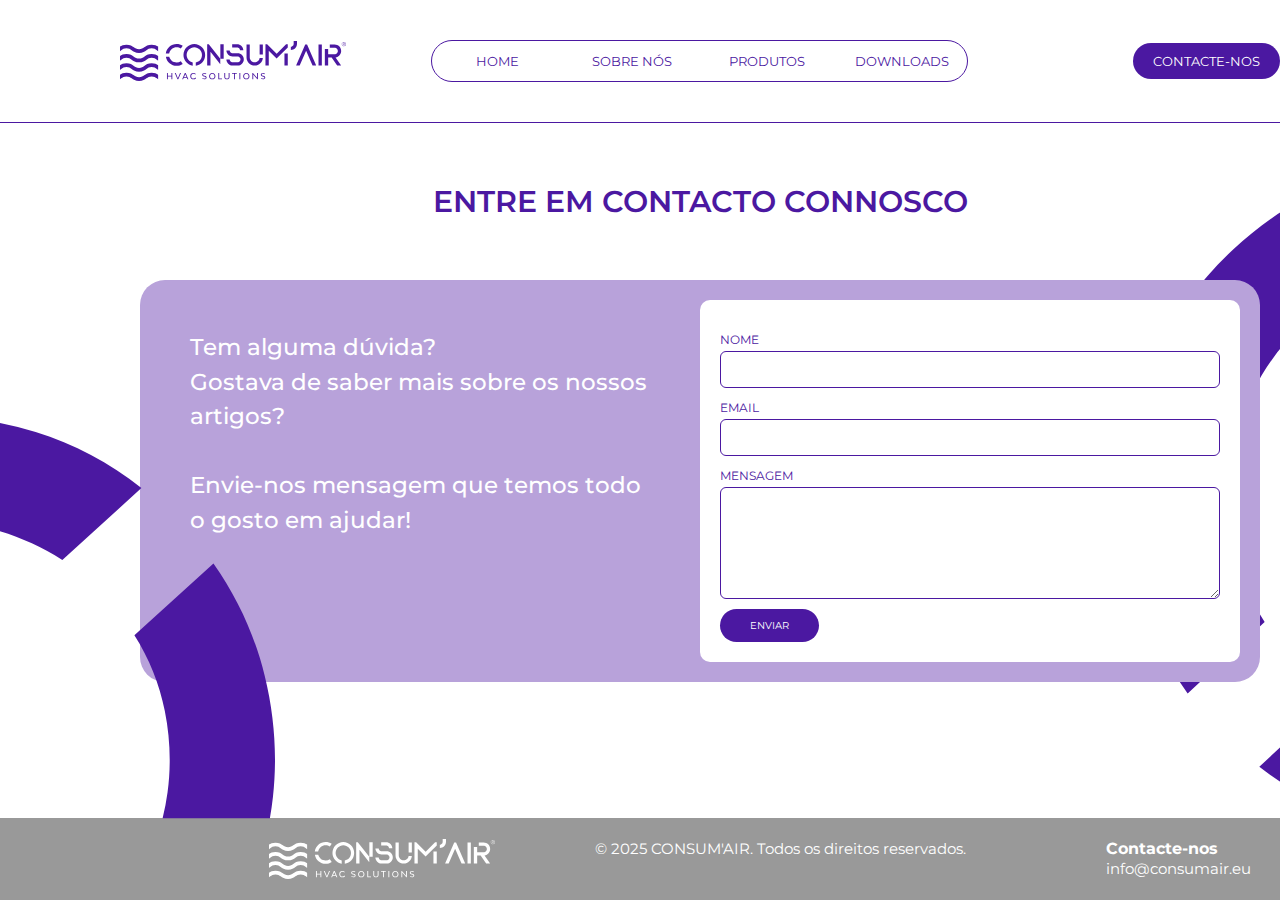
<file: contact.html>
<!DOCTYPE html>
<html lang="en">

<head>
  <meta charset="UTF-8">
  <meta name="viewport" content="width=device-width, initial-scale=1.0">
  <title>CONSUM'AIR</title>
  <link rel="icon" type="image/png" href="./resources/images/LOGO.png">
  <link rel="stylesheet" href="./resources/css/contact.css">
  <link rel="preconnect" href="https://fonts.googleapis.com">
  <link rel="preconnect" href="https://fonts.gstatic.com" crossorigin>
  <link href="https://fonts.googleapis.com/css2?family=Montserrat:ital,wght@0,100..900;1,100..900&display=swap"
    rel="stylesheet">

</head>

  <body class="container">
    <header class="container">
      <svg id="logo" viewBox="0 0 1866 330.189">
        <path
          d="M424.59,264.838h7.32v51.07h-7.32v-22.911h-29.534v22.911h-7.385v-51.07h7.385v22.016h29.534v-22.016ZM477.918,306.867l-17.737-42.028h-7.869l22.085,51.07h6.9l22.085-51.07h-7.865l-17.599,42.028ZM542.221,264.838l22.085,51.07h-7.796l-4.971-11.871h-25.399l-5.036,11.871h-7.869l22.154-51.07h6.831ZM548.987,297.963l-10.145-24.083-10.149,24.083h20.294ZM606.525,310.526c-11.252,0-18.84-8.146-18.84-20.289,0-12.009,7.519-20.017,18.909-20.017,6.554,0,11.594,2.898,14.839,6.904l4.62-4.694c-4.828-5.317-11.317-8.284-19.666-8.284-15.803,0-26.363,10.422-26.363,26.091,0,15.803,10.629,26.363,26.432,26.363,9.111,0,16.426-3.729,21.185-10.076l-5.036-4.555c-3.452,5.174-8.765,8.557-16.08,8.557ZM699.108,286.854l-3.31-.896c-5.248-1.518-9.734-3.314-9.734-8.215,0-4.486,4.14-7.523,10.491-7.523,5.317,0,9.526,1.657,13.182,4.901l3.314-5.109c-4.348-3.863-9.799-5.866-16.495-5.866-10.902,0-18.152,5.866-18.152,14.7,0,8.215,6.212,11.598,13.943,13.735l3.175.896c7.108,2.072,12.078,4.283,12.078,9.318,0,4.763-4.486,7.731-11.802,7.731-5.04,0-9.941-1.449-14.012-5.109l-2.898,5.04c4.209,4.14,10.56,6.143,17.322,6.143,11.391,0,19.048-5.797,19.048-14.492,0-9.18-8.557-13.048-16.149-15.254ZM787.845,290.375c0,15.734-10.491,26.225-26.086,26.225s-26.156-10.491-26.156-26.225,10.491-26.229,26.156-26.229,26.086,10.491,26.086,26.229ZM780.252,290.375c0-12.078-7.454-20.155-18.494-20.155-11.109,0-18.494,8.077-18.494,20.155s7.385,20.151,18.494,20.151c11.04,0,18.494-8.077,18.494-20.151ZM818.88,264.838h-7.385v51.07h30.711v-6.074h-23.326v-44.996ZM896.919,296.86c0,8.146-5.732,13.666-14.22,13.666-8.626,0-14.354-5.52-14.354-13.666v-32.022h-7.315v32.299c0,11.732,8.695,19.463,21.669,19.463s21.605-7.731,21.605-19.463v-32.299h-7.385v32.022ZM924.982,270.912h16.011v44.996h7.385v-44.996h16.015v-6.074h-39.411v6.074ZM985.703,315.908h7.385v-51.07h-7.385v51.07ZM1068.99,290.375c0,15.734-10.491,26.225-26.086,26.225s-26.156-10.491-26.156-26.225,10.491-26.229,26.156-26.229,26.086,10.491,26.086,26.229ZM1061.397,290.375c0-12.078-7.454-20.155-18.494-20.155-11.109,0-18.494,8.077-18.494,20.155s7.385,20.151,18.494,20.151c11.04,0,18.494-8.077,18.494-20.151ZM1131.221,303.349l-33.956-38.511h-4.62v51.07h7.385l-.138-38.511,33.886,38.511h4.62v-51.07h-7.385l.208,38.511ZM1183.164,286.854l-3.309-.896c-5.248-1.518-9.734-3.314-9.734-8.215,0-4.486,4.14-7.523,10.491-7.523,5.317,0,9.526,1.657,13.182,4.901l3.314-5.109c-4.348-3.863-9.799-5.866-16.496-5.866-10.902,0-18.152,5.866-18.152,14.7,0,8.215,6.212,11.598,13.943,13.735l3.175.896c7.108,2.072,12.079,4.283,12.079,9.318,0,4.763-4.486,7.731-11.802,7.731-5.04,0-9.941-1.449-14.012-5.109l-2.898,5.04c4.209,4.14,10.56,6.143,17.322,6.143,11.391,0,19.048-5.797,19.048-14.492,0-9.18-8.557-13.048-16.149-15.254ZM413.504,82.948c3.75-6.243,8.352-11.676,13.822-16.283,5.47-4.607,11.638-8.235,18.514-10.898,6.871-2.653,14.132-3.979,21.79-3.979,6.403,0,12.533.9,18.392,2.695,5.854,1.795,11.282,4.49,16.283,8.081l15.463-23.197c-14.994-9.993-31.708-14.994-50.138-14.994-11.563,0-22.461,2.03-32.688,6.093-10.232,4.064-19.33,9.604-27.298,16.635-7.963,7.031-14.568,15.346-19.798,24.954-5.236,9.604-8.549,19.953-9.955,31.043h28.113c1.251-7.181,3.75-13.897,7.499-20.15ZM493.87,201.425c8.437-2.554,16.405-6.314,23.9-11.268l-15.463-22.859c-10.157,7.031-21.715,10.546-34.675,10.546-7.345,0-14.296-1.172-20.853-3.515-6.562-2.344-12.501-5.625-17.811-9.838-5.311-4.218-9.88-9.215-13.705-14.999-3.829-5.775-6.679-12.102-8.554-18.978h-28.113c1.716,10.626,5.268,20.501,10.659,29.641,5.39,9.135,12.027,17.042,19.916,23.717,7.888,6.67,16.831,11.905,26.829,15.697,9.993,3.792,20.539,5.69,31.633,5.69,9.056,0,17.806-1.28,26.239-3.834ZM696.902,147.734c3.984-10.073,5.971-20.811,5.971-32.215,0-12.341-2.339-23.979-7.026-34.914-4.687-10.93-11.094-20.459-19.213-28.582-8.128-8.123-17.614-14.53-28.47-19.213-10.86-4.687-22.456-7.031-34.797-7.031s-23.937,2.344-34.793,7.031c-10.86,4.682-20.347,11.09-28.47,19.213s-14.525,17.652-19.213,28.582c-4.687,10.935-7.026,22.573-7.026,34.914,0,11.244,1.95,21.908,5.854,31.98,3.904,10.077,9.257,19.02,16.053,26.829,6.792,7.813,14.877,14.333,24.247,19.564,9.374,5.236,19.452,8.634,30.227,10.195v-26.712c-7.185-1.561-13.822-4.218-19.916-7.968s-11.362-8.352-15.814-13.822c-4.453-5.465-7.968-11.633-10.546-18.509-2.578-6.871-3.867-14.061-3.867-21.556,0-8.746,1.641-16.949,4.922-24.603,3.281-7.654,7.809-14.371,13.593-20.15,5.775-5.779,12.491-10.312,20.15-13.593,7.649-3.276,15.852-4.917,24.598-4.917s16.949,1.641,24.603,4.917c7.654,3.281,14.371,7.813,20.15,13.593,5.779,5.779,10.312,12.496,13.593,20.15,3.281,7.654,4.922,15.857,4.922,24.603,0,7.654-1.331,14.919-3.984,21.79-2.658,6.876-6.253,13.082-10.78,18.627-4.532,5.545-9.918,10.19-16.166,13.94-6.248,3.75-12.969,6.328-20.15,7.734v26.712c10.93-1.406,21.125-4.725,30.579-9.96,9.449-5.231,17.61-11.793,24.481-19.681,6.876-7.884,12.304-16.869,16.288-26.946ZM746.923,89.744l80.834,101.922v-44.284l-94.891-119.728h-13.358v175.027h27.415v-112.936ZM828.461,145.742h27.415V27.654h-27.415v118.088ZM1021.992,151.952c0-7.045-1.327-13.658-3.984-19.841-2.658-6.187-6.29-11.587-10.893-16.203-4.612-4.622-9.998-8.263-16.166-10.921-6.173-2.662-12.772-3.998-19.803-3.998l-41.706-.23c-3.126,0-6.089-.577-8.901-1.739-2.812-1.158-5.315-2.784-7.499-4.87-2.189-2.09-3.904-4.523-5.156-7.307-1.251-2.779-1.955-5.723-2.109-8.816h-27.41c.15,6.876,1.598,13.358,4.331,19.452,2.733,6.089,6.365,11.404,10.898,15.932,4.528,4.532,9.876,8.123,16.049,10.776,6.168,2.658,12.688,3.984,19.564,3.984l41.706.234c3.281,0,6.328.623,9.14,1.87,2.812,1.242,5.31,2.911,7.499,5.011,2.184,2.095,3.9,4.584,5.151,7.462,1.251,2.878,1.875,5.943,1.875,9.206s-.623,6.337-1.87,9.21c-1.242,2.878-2.958,5.404-5.137,7.579-2.184,2.175-4.678,3.886-7.481,5.128-2.803,1.247-5.845,1.865-9.112,1.865h-41.598c-3.272,0-6.309-.619-9.112-1.856-2.803-1.237-5.296-2.934-7.481-5.104-2.18-2.161-3.9-4.673-5.142-7.537-1.247-2.864-1.87-5.915-1.87-9.168h-27.41c0,7.031,1.326,13.63,3.989,19.798,2.658,6.173,6.299,11.601,10.912,16.283,4.617,4.687,10.016,8.362,16.194,11.015,6.182,2.658,12.791,3.984,19.831,3.984h41.772c7.045,0,13.654-1.331,19.836-3.993,6.178-2.658,11.573-6.337,16.189-11.038,4.617-4.696,8.254-10.134,10.916-16.321,2.657-6.182,3.989-12.796,3.989-19.845ZM975.951,55.519c2.892,1.237,5.428,2.901,7.617,4.987,2.184,2.086,3.904,4.561,5.156,7.42,1.247,2.864,1.875,5.92,1.875,9.163h27.41c0-7.026-1.341-13.625-4.017-19.798-2.681-6.168-6.384-11.554-11.109-16.166-4.725-4.603-10.18-8.235-16.367-10.893s-12.791-3.984-19.817-3.984h-40.769v27.415h40.769c3.281,0,6.36.619,9.252,1.856ZM1179.208,28.357h-26.707v82.709h26.707V28.357ZM1179.208,139.887h-26.942c-.628,5.151-2.076,9.918-4.336,14.291-2.269,4.373-5.198,8.165-8.788,11.362-3.595,3.206-7.734,5.742-12.416,7.617-4.687,1.875-9.609,2.812-14.764,2.812-5.62,0-10.893-1.055-15.814-3.164-4.922-2.109-9.252-4.996-13.002-8.667-3.75-3.67-6.679-7.968-8.788-12.89-2.109-4.922-3.164-10.19-3.164-15.814V28.123h-26.712v107.312c0,9.22,1.758,17.924,5.273,26.126,3.515,8.198,8.32,15.346,14.413,21.439,6.089,6.089,13.236,10.893,21.439,14.408,8.198,3.515,16.986,5.273,26.356,5.273,8.906,0,17.3-1.641,25.188-4.922,7.889-3.281,14.84-7.734,20.853-13.354,6.014-5.625,10.898-12.262,14.647-19.916,3.745-7.654,5.934-15.857,6.557-24.603ZM1529.027,28.357l-75.444,174.792h29.52l28.118-65.137,25.306-58.345,36.55,85.756,16.405,37.727h29.988l-75.21-174.792h-15.233ZM1638.683,203.149h27.415V28.123h-27.415v175.027ZM1812.397,118.177c4.143-4.776,7.392-10.18,9.74-16.203,2.348-6.028,3.52-12.407,3.52-19.142,0-7.513-1.42-14.591-4.251-21.247-2.84-6.651-6.735-12.444-11.704-17.375-4.964-4.931-10.687-8.845-17.183-11.741s-13.49-4.345-20.984-4.345h-39.831v27.176l39.831.234c3.59,0,7.026.741,10.307,2.222,3.281,1.476,6.131,3.422,8.554,5.831,2.419,2.409,4.336,5.287,5.742,8.629,1.406,3.347,2.109,6.885,2.109,10.616s-.703,7.195-2.109,10.382c-1.401,3.192-3.309,5.99-5.718,8.399-2.418,2.409-5.217,4.317-8.413,5.714-3.192,1.401-6.656,2.1-10.396,2.1h-53.265v-44.284h-27.415v138.008h27.415v-66.543l28.587.234,45.69,65.84h32.801l-46.004-66.543c6.571-.937,12.674-2.972,18.308-6.103,5.634-3.131,10.523-7.087,14.671-11.858ZM1461.073,22.852V0h-27.415v22.852c0,3.281-.619,6.36-1.856,9.252-1.237,2.892-2.901,5.428-4.987,7.617-2.086,2.184-4.561,3.904-7.42,5.156-2.864,1.247-5.92,1.875-9.163,1.875v27.41c7.026,0,13.625-1.341,19.798-4.017,6.168-2.681,11.554-6.384,16.166-11.109,4.603-4.725,8.235-10.18,10.893-16.367,2.657-6.187,3.984-12.791,3.984-19.817ZM1293.471,104.822l-.626.618-63.963-63.572-14.3-14.213h-13.822v175.027h27.415v-122.779l64.668,64.2.002-.002.002.002,64.668-64.2,2.544-2.488,24.871-22.751v-27.008h-13.822l-77.637,77.168ZM1357.516,202.681h27.415v-100.289h-27.415v100.289ZM200.3,206.265c-12.27,8.917-21.958,15.965-42.971,15.965s-30.708-7.048-42.979-15.972c-14.089-10.248-30.061-21.864-61.082-21.864-25.508,0-40.787,7.863-53.268,16.358v37.565c3.629-2.36,7.022-4.8,10.289-7.177,12.27-8.924,21.966-15.972,42.979-15.972s30.716,7.048,42.986,15.972c14.089,10.255,30.054,21.871,61.075,21.871s46.979-11.616,61.082-21.871c12.27-8.924,21.958-15.972,42.971-15.972s30.701,7.048,43,15.994c3.258,2.368,6.643,4.802,10.265,7.156v-37.572c-12.477-8.489-27.76-16.352-53.265-16.352-31.014,0-46.979,11.608-61.082,21.871ZM200.3,283.443c-12.27,8.917-21.958,15.965-42.971,15.965s-30.708-7.048-42.979-15.972c-14.089-10.248-30.061-21.864-61.082-21.864-25.508,0-40.787,7.863-53.268,16.358v37.573c3.63-2.36,7.023-4.801,10.289-7.177,12.27-8.924,21.966-15.972,42.979-15.972s30.716,7.048,42.986,15.972c14.081,10.248,30.046,21.864,61.075,21.864s46.994-11.616,61.082-21.864c12.27-8.924,21.958-15.972,42.971-15.972s30.701,7.048,42.986,15.98c3.262,2.373,6.652,4.811,10.279,7.169v-37.578c-12.477-8.489-27.76-16.352-53.265-16.352-31.014,0-46.979,11.608-61.082,21.871ZM200.3,129.079c-12.27,8.917-21.958,15.965-42.971,15.965s-30.708-7.048-42.979-15.972c-14.089-10.248-30.061-21.864-61.082-21.864-25.508,0-40.787,7.863-53.268,16.358v37.573c3.63-2.36,7.023-4.801,10.289-7.177,12.27-8.924,21.966-15.972,42.979-15.972s30.716,7.048,42.986,15.972c14.081,10.248,30.046,21.864,61.075,21.864s46.994-11.616,61.082-21.864c12.27-8.924,21.958-15.972,42.971-15.972s30.701,7.048,42.986,15.98c3.262,2.373,6.652,4.811,10.279,7.169v-37.578c-12.477-8.489-27.76-16.352-53.265-16.352-31.014,0-46.979,11.608-61.082,21.871ZM200.263,51.923c-12.256,8.91-21.944,15.943-42.935,15.943s-30.679-7.041-42.979-15.972c-14.089-10.256-30.054-21.871-61.082-21.871-25.501,0-40.778,7.861-53.268,16.36v37.571c3.63-2.36,7.023-4.801,10.289-7.177,12.27-8.924,21.966-15.972,42.979-15.972s30.716,7.048,42.986,15.972c14.081,10.248,30.046,21.864,61.075,21.864s46.994-11.616,61.082-21.864c12.27-8.924,21.958-15.972,42.971-15.972s30.701,7.048,42.986,15.98c3.262,2.373,6.652,4.811,10.279,7.169v-37.574c-12.475-8.493-27.754-16.356-53.265-16.356-31.021,0-46.986,11.616-61.118,21.9ZM1850.564,26.653l4.939,8.4h-2.538l-4.86-8.173h-3.231v8.173h-2.226V15.387h6.272c3.3,0,6.108,2.459,6.108,5.804,0,2.945-1.882,4.748-4.463,5.462ZM1848.703,24.909c2.311,0,4.103-1.587,4.103-3.717,0-2.144-1.793-3.766-4.103-3.766h-3.829v7.483h3.829ZM1866,25.247c0,9.807-7.932,17.752-17.726,17.752s-17.774-7.945-17.774-17.752,7.933-17.75,17.774-17.75,17.726,7.956,17.726,17.75ZM1863.663,25.247c0-8.477-6.933-15.629-15.388-15.629-8.524,0-15.484,7.152-15.484,15.629.021,8.49,6.959,15.666,15.484,15.666,8.456,0,15.388-7.175,15.388-15.666Z"
          style="fill: currentColor;" />
      </svg>

      <ul class="nav-menu">
        <li><a href="./index.html">Home</a></li>
        <li><a href="./index.html#sobre_nos">Sobre nós</a></li>
        <li><a href="./produtos.html">Produtos</a></li>
        <li><a href="./downloads.html">Downloads</a></li>
      </ul>

      <a id="contact_btt" class="button" href="./contact.html">Contacte-nos</a>
    </header>



    <main class="container">

      <svg id="deco_dir" viewBox="0 0 463.47 556.6">
        <path d="M463.47,342.7c-9.89,28.95-26.81,54.56-50.78,76.82-16.65,15.47-34.88,27.45-54.68,35.95-19.81,8.51-40.18,13.57-61.1,15.2-20.92,1.62-41.81-.08-62.66-5.14-20.84-5.03-40.63-13.37-59.36-25.01l-63.73,59.2c26.27,20.48,55.12,35.38,86.59,44.75,31.46,9.36,63.16,13.31,95.1,11.83,31.93-1.49,63.23-8.46,93.88-20.91,27.85-11.31,53.43-27.15,76.74-47.48v-145.21Z" fill="#4b18a1"/>
        <path d="M90.14,318.37c-4.65-22.05-5.65-44.06-2.95-66.02,2.7-21.96,9.04-43.18,19.02-63.69,9.99-20.48,23.66-38.78,41.02-54.91,14.52-13.48,30.31-24.35,47.37-32.62,17.05-8.26,35.03-13.58,53.93-15.97L234.74,0c-55.04,8.92-103.46,32.78-145.24,71.59-26.21,24.35-46.65,51.9-61.27,82.65-14.64,30.76-23.6,62.48-26.85,95.2-3.25,32.71-.71,65.47,7.67,98.27,8.36,32.8,22.64,63.24,42.8,91.34l63.73-59.2c-12.29-18.91-20.77-39.4-25.43-61.47Z" fill="#4b18a1"/>
      </svg>

      <h2>Entre em contacto connosco</h2>

      
      <div class="main_grid">
        <div class="contact_text">
          <p>Tem alguma dúvida?<br>Gostava de saber mais sobre os nossos artigos?<BR><BR>Envie-nos mensagem que temos todo o gosto em ajudar!</p>
        </div>

        <div class="contact_form">
          <form action="https://formspree.io/f/mjkegbqd" method="POST">
            <label>
              NOME
              <input type="text" name="name">
            </label>
            <label>
              EMAIL
              <input type="email" name="email" required>
            </label>
            <label>
              MENSAGEM
              <textarea name="message" rows="6" required></textarea>
            </label>
            <button type="submit">Enviar</button>
          </form>
        </div>
      </div>

      <svg id="deco_esq" viewBox="0 0 454.67 326.64">
        <path d="M365.22,239.62c4.4,22.04,5.16,43.99,2.23,65.87-.95,7.13-2.3,14.18-4.03,21.15h87.1c1-5.74,1.83-11.52,2.48-17.33,3.59-32.58,1.41-65.27-6.59-98.07-7.98-32.8-21.89-63.3-41.7-91.54l-64.19,58.35c12.05,18.99,20.28,39.51,24.7,61.57Z" fill="#4b18a1"/>
        <path d="M0,194.79c10.38-22.04,25.27-41.87,44.67-59.51,16.77-15.24,35.07-27,54.91-35.25,19.85-8.27,40.22-13.1,61.09-14.5,20.88-1.39,41.69.53,62.42,5.8,20.73,5.24,40.37,13.77,58.92,25.58l64.19-58.35c-25.97-20.7-54.58-35.88-85.86-45.56C229.08,3.32,197.51-.95,165.65.18c-31.86,1.14-63.14,7.75-93.84,19.84C45.98,30.19,22.04,44.26,0,62.18v132.61Z" fill="#4b18a1"/>
      </svg>


    </main>

    <footer>
      <div id="footer_content">
        <svg id="logo_footer" viewBox="0 0 1866 330.189">
          <path d="M424.59,264.838h7.32v51.07h-7.32v-22.911h-29.534v22.911h-7.385v-51.07h7.385v22.016h29.534v-22.016ZM477.918,306.867l-17.737-42.028h-7.869l22.085,51.07h6.9l22.085-51.07h-7.865l-17.599,42.028ZM542.221,264.838l22.085,51.07h-7.796l-4.971-11.871h-25.399l-5.036,11.871h-7.869l22.154-51.07h6.831ZM548.987,297.963l-10.145-24.083-10.149,24.083h20.294ZM606.525,310.526c-11.252,0-18.84-8.146-18.84-20.289,0-12.009,7.519-20.017,18.909-20.017,6.554,0,11.594,2.898,14.839,6.904l4.62-4.694c-4.828-5.317-11.317-8.284-19.666-8.284-15.803,0-26.363,10.422-26.363,26.091,0,15.803,10.629,26.363,26.432,26.363,9.111,0,16.426-3.729,21.185-10.076l-5.036-4.555c-3.452,5.174-8.765,8.557-16.08,8.557ZM699.108,286.854l-3.31-.896c-5.248-1.518-9.734-3.314-9.734-8.215,0-4.486,4.14-7.523,10.491-7.523,5.317,0,9.526,1.657,13.182,4.901l3.314-5.109c-4.348-3.863-9.799-5.866-16.495-5.866-10.902,0-18.152,5.866-18.152,14.7,0,8.215,6.212,11.598,13.943,13.735l3.175.896c7.108,2.072,12.078,4.283,12.078,9.318,0,4.763-4.486,7.731-11.802,7.731-5.04,0-9.941-1.449-14.012-5.109l-2.898,5.04c4.209,4.14,10.56,6.143,17.322,6.143,11.391,0,19.048-5.797,19.048-14.492,0-9.18-8.557-13.048-16.149-15.254ZM787.845,290.375c0,15.734-10.491,26.225-26.086,26.225s-26.156-10.491-26.156-26.225,10.491-26.229,26.156-26.229,26.086,10.491,26.086,26.229ZM780.252,290.375c0-12.078-7.454-20.155-18.494-20.155-11.109,0-18.494,8.077-18.494,20.155s7.385,20.151,18.494,20.151c11.04,0,18.494-8.077,18.494-20.151ZM818.88,264.838h-7.385v51.07h30.711v-6.074h-23.326v-44.996ZM896.919,296.86c0,8.146-5.732,13.666-14.22,13.666-8.626,0-14.354-5.52-14.354-13.666v-32.022h-7.315v32.299c0,11.732,8.695,19.463,21.669,19.463s21.605-7.731,21.605-19.463v-32.299h-7.385v32.022ZM924.982,270.912h16.011v44.996h7.385v-44.996h16.015v-6.074h-39.411v6.074ZM985.703,315.908h7.385v-51.07h-7.385v51.07ZM1068.99,290.375c0,15.734-10.491,26.225-26.086,26.225s-26.156-10.491-26.156-26.225,10.491-26.229,26.156-26.229,26.086,10.491,26.086,26.229ZM1061.397,290.375c0-12.078-7.454-20.155-18.494-20.155-11.109,0-18.494,8.077-18.494,20.155s7.385,20.151,18.494,20.151c11.04,0,18.494-8.077,18.494-20.151ZM1131.221,303.349l-33.956-38.511h-4.62v51.07h7.385l-.138-38.511,33.886,38.511h4.62v-51.07h-7.385l.208,38.511ZM1183.164,286.854l-3.309-.896c-5.248-1.518-9.734-3.314-9.734-8.215,0-4.486,4.14-7.523,10.491-7.523,5.317,0,9.526,1.657,13.182,4.901l3.314-5.109c-4.348-3.863-9.799-5.866-16.496-5.866-10.902,0-18.152,5.866-18.152,14.7,0,8.215,6.212,11.598,13.943,13.735l3.175.896c7.108,2.072,12.079,4.283,12.079,9.318,0,4.763-4.486,7.731-11.802,7.731-5.04,0-9.941-1.449-14.012-5.109l-2.898,5.04c4.209,4.14,10.56,6.143,17.322,6.143,11.391,0,19.048-5.797,19.048-14.492,0-9.18-8.557-13.048-16.149-15.254ZM413.504,82.948c3.75-6.243,8.352-11.676,13.822-16.283,5.47-4.607,11.638-8.235,18.514-10.898,6.871-2.653,14.132-3.979,21.79-3.979,6.403,0,12.533.9,18.392,2.695,5.854,1.795,11.282,4.49,16.283,8.081l15.463-23.197c-14.994-9.993-31.708-14.994-50.138-14.994-11.563,0-22.461,2.03-32.688,6.093-10.232,4.064-19.33,9.604-27.298,16.635-7.963,7.031-14.568,15.346-19.798,24.954-5.236,9.604-8.549,19.953-9.955,31.043h28.113c1.251-7.181,3.75-13.897,7.499-20.15ZM493.87,201.425c8.437-2.554,16.405-6.314,23.9-11.268l-15.463-22.859c-10.157,7.031-21.715,10.546-34.675,10.546-7.345,0-14.296-1.172-20.853-3.515-6.562-2.344-12.501-5.625-17.811-9.838-5.311-4.218-9.88-9.215-13.705-14.999-3.829-5.775-6.679-12.102-8.554-18.978h-28.113c1.716,10.626,5.268,20.501,10.659,29.641,5.39,9.135,12.027,17.042,19.916,23.717,7.888,6.67,16.831,11.905,26.829,15.697,9.993,3.792,20.539,5.69,31.633,5.69,9.056,0,17.806-1.28,26.239-3.834ZM696.902,147.734c3.984-10.073,5.971-20.811,5.971-32.215,0-12.341-2.339-23.979-7.026-34.914-4.687-10.93-11.094-20.459-19.213-28.582-8.128-8.123-17.614-14.53-28.47-19.213-10.86-4.687-22.456-7.031-34.797-7.031s-23.937,2.344-34.793,7.031c-10.86,4.682-20.347,11.09-28.47,19.213s-14.525,17.652-19.213,28.582c-4.687,10.935-7.026,22.573-7.026,34.914,0,11.244,1.95,21.908,5.854,31.98,3.904,10.077,9.257,19.02,16.053,26.829,6.792,7.813,14.877,14.333,24.247,19.564,9.374,5.236,19.452,8.634,30.227,10.195v-26.712c-7.185-1.561-13.822-4.218-19.916-7.968s-11.362-8.352-15.814-13.822c-4.453-5.465-7.968-11.633-10.546-18.509-2.578-6.871-3.867-14.061-3.867-21.556,0-8.746,1.641-16.949,4.922-24.603,3.281-7.654,7.809-14.371,13.593-20.15,5.775-5.779,12.491-10.312,20.15-13.593,7.649-3.276,15.852-4.917,24.598-4.917s16.949,1.641,24.603,4.917c7.654,3.281,14.371,7.813,20.15,13.593,5.779,5.779,10.312,12.496,13.593,20.15,3.281,7.654,4.922,15.857,4.922,24.603,0,7.654-1.331,14.919-3.984,21.79-2.658,6.876-6.253,13.082-10.78,18.627-4.532,5.545-9.918,10.19-16.166,13.94-6.248,3.75-12.969,6.328-20.15,7.734v26.712c10.93-1.406,21.125-4.725,30.579-9.96,9.449-5.231,17.61-11.793,24.481-19.681,6.876-7.884,12.304-16.869,16.288-26.946ZM746.923,89.744l80.834,101.922v-44.284l-94.891-119.728h-13.358v175.027h27.415v-112.936ZM828.461,145.742h27.415V27.654h-27.415v118.088ZM1021.992,151.952c0-7.045-1.327-13.658-3.984-19.841-2.658-6.187-6.29-11.587-10.893-16.203-4.612-4.622-9.998-8.263-16.166-10.921-6.173-2.662-12.772-3.998-19.803-3.998l-41.706-.23c-3.126,0-6.089-.577-8.901-1.739-2.812-1.158-5.315-2.784-7.499-4.87-2.189-2.09-3.904-4.523-5.156-7.307-1.251-2.779-1.955-5.723-2.109-8.816h-27.41c.15,6.876,1.598,13.358,4.331,19.452,2.733,6.089,6.365,11.404,10.898,15.932,4.528,4.532,9.876,8.123,16.049,10.776,6.168,2.658,12.688,3.984,19.564,3.984l41.706.234c3.281,0,6.328.623,9.14,1.87,2.812,1.242,5.31,2.911,7.499,5.011,2.184,2.095,3.9,4.584,5.151,7.462,1.251,2.878,1.875,5.943,1.875,9.206s-.623,6.337-1.87,9.21c-1.242,2.878-2.958,5.404-5.137,7.579-2.184,2.175-4.678,3.886-7.481,5.128-2.803,1.247-5.845,1.865-9.112,1.865h-41.598c-3.272,0-6.309-.619-9.112-1.856-2.803-1.237-5.296-2.934-7.481-5.104-2.18-2.161-3.9-4.673-5.142-7.537-1.247-2.864-1.87-5.915-1.87-9.168h-27.41c0,7.031,1.326,13.63,3.989,19.798,2.658,6.173,6.299,11.601,10.912,16.283,4.617,4.687,10.016,8.362,16.194,11.015,6.182,2.658,12.791,3.984,19.831,3.984h41.772c7.045,0,13.654-1.331,19.836-3.993,6.178-2.658,11.573-6.337,16.189-11.038,4.617-4.696,8.254-10.134,10.916-16.321,2.657-6.182,3.989-12.796,3.989-19.845ZM975.951,55.519c2.892,1.237,5.428,2.901,7.617,4.987,2.184,2.086,3.904,4.561,5.156,7.42,1.247,2.864,1.875,5.92,1.875,9.163h27.41c0-7.026-1.341-13.625-4.017-19.798-2.681-6.168-6.384-11.554-11.109-16.166-4.725-4.603-10.18-8.235-16.367-10.893s-12.791-3.984-19.817-3.984h-40.769v27.415h40.769c3.281,0,6.36.619,9.252,1.856ZM1179.208,28.357h-26.707v82.709h26.707V28.357ZM1179.208,139.887h-26.942c-.628,5.151-2.076,9.918-4.336,14.291-2.269,4.373-5.198,8.165-8.788,11.362-3.595,3.206-7.734,5.742-12.416,7.617-4.687,1.875-9.609,2.812-14.764,2.812-5.62,0-10.893-1.055-15.814-3.164-4.922-2.109-9.252-4.996-13.002-8.667-3.75-3.67-6.679-7.968-8.788-12.89-2.109-4.922-3.164-10.19-3.164-15.814V28.123h-26.712v107.312c0,9.22,1.758,17.924,5.273,26.126,3.515,8.198,8.32,15.346,14.413,21.439,6.089,6.089,13.236,10.893,21.439,14.408,8.198,3.515,16.986,5.273,26.356,5.273,8.906,0,17.3-1.641,25.188-4.922,7.889-3.281,14.84-7.734,20.853-13.354,6.014-5.625,10.898-12.262,14.647-19.916,3.745-7.654,5.934-15.857,6.557-24.603ZM1529.027,28.357l-75.444,174.792h29.52l28.118-65.137,25.306-58.345,36.55,85.756,16.405,37.727h29.988l-75.21-174.792h-15.233ZM1638.683,203.149h27.415V28.123h-27.415v175.027ZM1812.397,118.177c4.143-4.776,7.392-10.18,9.74-16.203,2.348-6.028,3.52-12.407,3.52-19.142,0-7.513-1.42-14.591-4.251-21.247-2.84-6.651-6.735-12.444-11.704-17.375-4.964-4.931-10.687-8.845-17.183-11.741s-13.49-4.345-20.984-4.345h-39.831v27.176l39.831.234c3.59,0,7.026.741,10.307,2.222,3.281,1.476,6.131,3.422,8.554,5.831,2.419,2.409,4.336,5.287,5.742,8.629,1.406,3.347,2.109,6.885,2.109,10.616s-.703,7.195-2.109,10.382c-1.401,3.192-3.309,5.99-5.718,8.399-2.418,2.409-5.217,4.317-8.413,5.714-3.192,1.401-6.656,2.1-10.396,2.1h-53.265v-44.284h-27.415v138.008h27.415v-66.543l28.587.234,45.69,65.84h32.801l-46.004-66.543c6.571-.937,12.674-2.972,18.308-6.103,5.634-3.131,10.523-7.087,14.671-11.858ZM1461.073,22.852V0h-27.415v22.852c0,3.281-.619,6.36-1.856,9.252-1.237,2.892-2.901,5.428-4.987,7.617-2.086,2.184-4.561,3.904-7.42,5.156-2.864,1.247-5.92,1.875-9.163,1.875v27.41c7.026,0,13.625-1.341,19.798-4.017,6.168-2.681,11.554-6.384,16.166-11.109,4.603-4.725,8.235-10.18,10.893-16.367,2.657-6.187,3.984-12.791,3.984-19.817ZM1293.471,104.822l-.626.618-63.963-63.572-14.3-14.213h-13.822v175.027h27.415v-122.779l64.668,64.2.002-.002.002.002,64.668-64.2,2.544-2.488,24.871-22.751v-27.008h-13.822l-77.637,77.168ZM1357.516,202.681h27.415v-100.289h-27.415v100.289ZM200.3,206.265c-12.27,8.917-21.958,15.965-42.971,15.965s-30.708-7.048-42.979-15.972c-14.089-10.248-30.061-21.864-61.082-21.864-25.508,0-40.787,7.863-53.268,16.358v37.565c3.629-2.36,7.022-4.8,10.289-7.177,12.27-8.924,21.966-15.972,42.979-15.972s30.716,7.048,42.986,15.972c14.089,10.255,30.054,21.871,61.075,21.871s46.979-11.616,61.082-21.871c12.27-8.924,21.958-15.972,42.971-15.972s30.701,7.048,43,15.994c3.258,2.368,6.643,4.802,10.265,7.156v-37.572c-12.477-8.489-27.76-16.352-53.265-16.352-31.014,0-46.979,11.608-61.082,21.871ZM200.3,283.443c-12.27,8.917-21.958,15.965-42.971,15.965s-30.708-7.048-42.979-15.972c-14.089-10.248-30.061-21.864-61.082-21.864-25.508,0-40.787,7.863-53.268,16.358v37.573c3.63-2.36,7.023-4.801,10.289-7.177,12.27-8.924,21.966-15.972,42.979-15.972s30.716,7.048,42.986,15.972c14.081,10.248,30.046,21.864,61.075,21.864s46.994-11.616,61.082-21.864c12.27-8.924,21.958-15.972,42.971-15.972s30.701,7.048,42.986,15.98c3.262,2.373,6.652,4.811,10.279,7.169v-37.578c-12.477-8.489-27.76-16.352-53.265-16.352-31.014,0-46.979,11.608-61.082,21.871ZM200.3,129.079c-12.27,8.917-21.958,15.965-42.971,15.965s-30.708-7.048-42.979-15.972c-14.089-10.248-30.061-21.864-61.082-21.864-25.508,0-40.787,7.863-53.268,16.358v37.573c3.63-2.36,7.023-4.801,10.289-7.177,12.27-8.924,21.966-15.972,42.979-15.972s30.716,7.048,42.986,15.972c14.081,10.248,30.046,21.864,61.075,21.864s46.994-11.616,61.082-21.864c12.27-8.924,21.958-15.972,42.971-15.972s30.701,7.048,42.986,15.98c3.262,2.373,6.652,4.811,10.279,7.169v-37.578c-12.477-8.489-27.76-16.352-53.265-16.352-31.014,0-46.979,11.608-61.082,21.871ZM200.263,51.923c-12.256,8.91-21.944,15.943-42.935,15.943s-30.679-7.041-42.979-15.972c-14.089-10.256-30.054-21.871-61.082-21.871-25.501,0-40.778,7.861-53.268,16.36v37.571c3.63-2.36,7.023-4.801,10.289-7.177,12.27-8.924,21.966-15.972,42.979-15.972s30.716,7.048,42.986,15.972c14.081,10.248,30.046,21.864,61.075,21.864s46.994-11.616,61.082-21.864c12.27-8.924,21.958-15.972,42.971-15.972s30.701,7.048,42.986,15.98c3.262,2.373,6.652,4.811,10.279,7.169v-37.574c-12.475-8.493-27.754-16.356-53.265-16.356-31.021,0-46.986,11.616-61.118,21.9ZM1850.564,26.653l4.939,8.4h-2.538l-4.86-8.173h-3.231v8.173h-2.226V15.387h6.272c3.3,0,6.108,2.459,6.108,5.804,0,2.945-1.882,4.748-4.463,5.462ZM1848.703,24.909c2.311,0,4.103-1.587,4.103-3.717,0-2.144-1.793-3.766-4.103-3.766h-3.829v7.483h3.829ZM1866,25.247c0,9.807-7.932,17.752-17.726,17.752s-17.774-7.945-17.774-17.752,7.933-17.75,17.774-17.75,17.726,7.956,17.726,17.75ZM1863.663,25.247c0-8.477-6.933-15.629-15.388-15.629-8.524,0-15.484,7.152-15.484,15.629.021,8.49,6.959,15.666,15.484,15.666,8.456,0,15.388-7.175,15.388-15.666Z" style="fill: currentColor;"/>
        </svg>
        <p id="footer_text">© 2025 CONSUM'AIR. Todos os direitos reservados.</p>
      </div>
      <div id="logo_footer">
        <h4>Contacte-nos</h4>
        <p>info@consumair.eu</p>
    </footer>

    <script>
      document.querySelector('.contact_form form').addEventListener('submit', function (e) {
        // Aguarda o envio para o Formspree
        setTimeout(() => {
          this.reset();
        }, 100); // Pequeno atraso para garantir o envio
      });
    </script>
  </body>

</html>
</file>
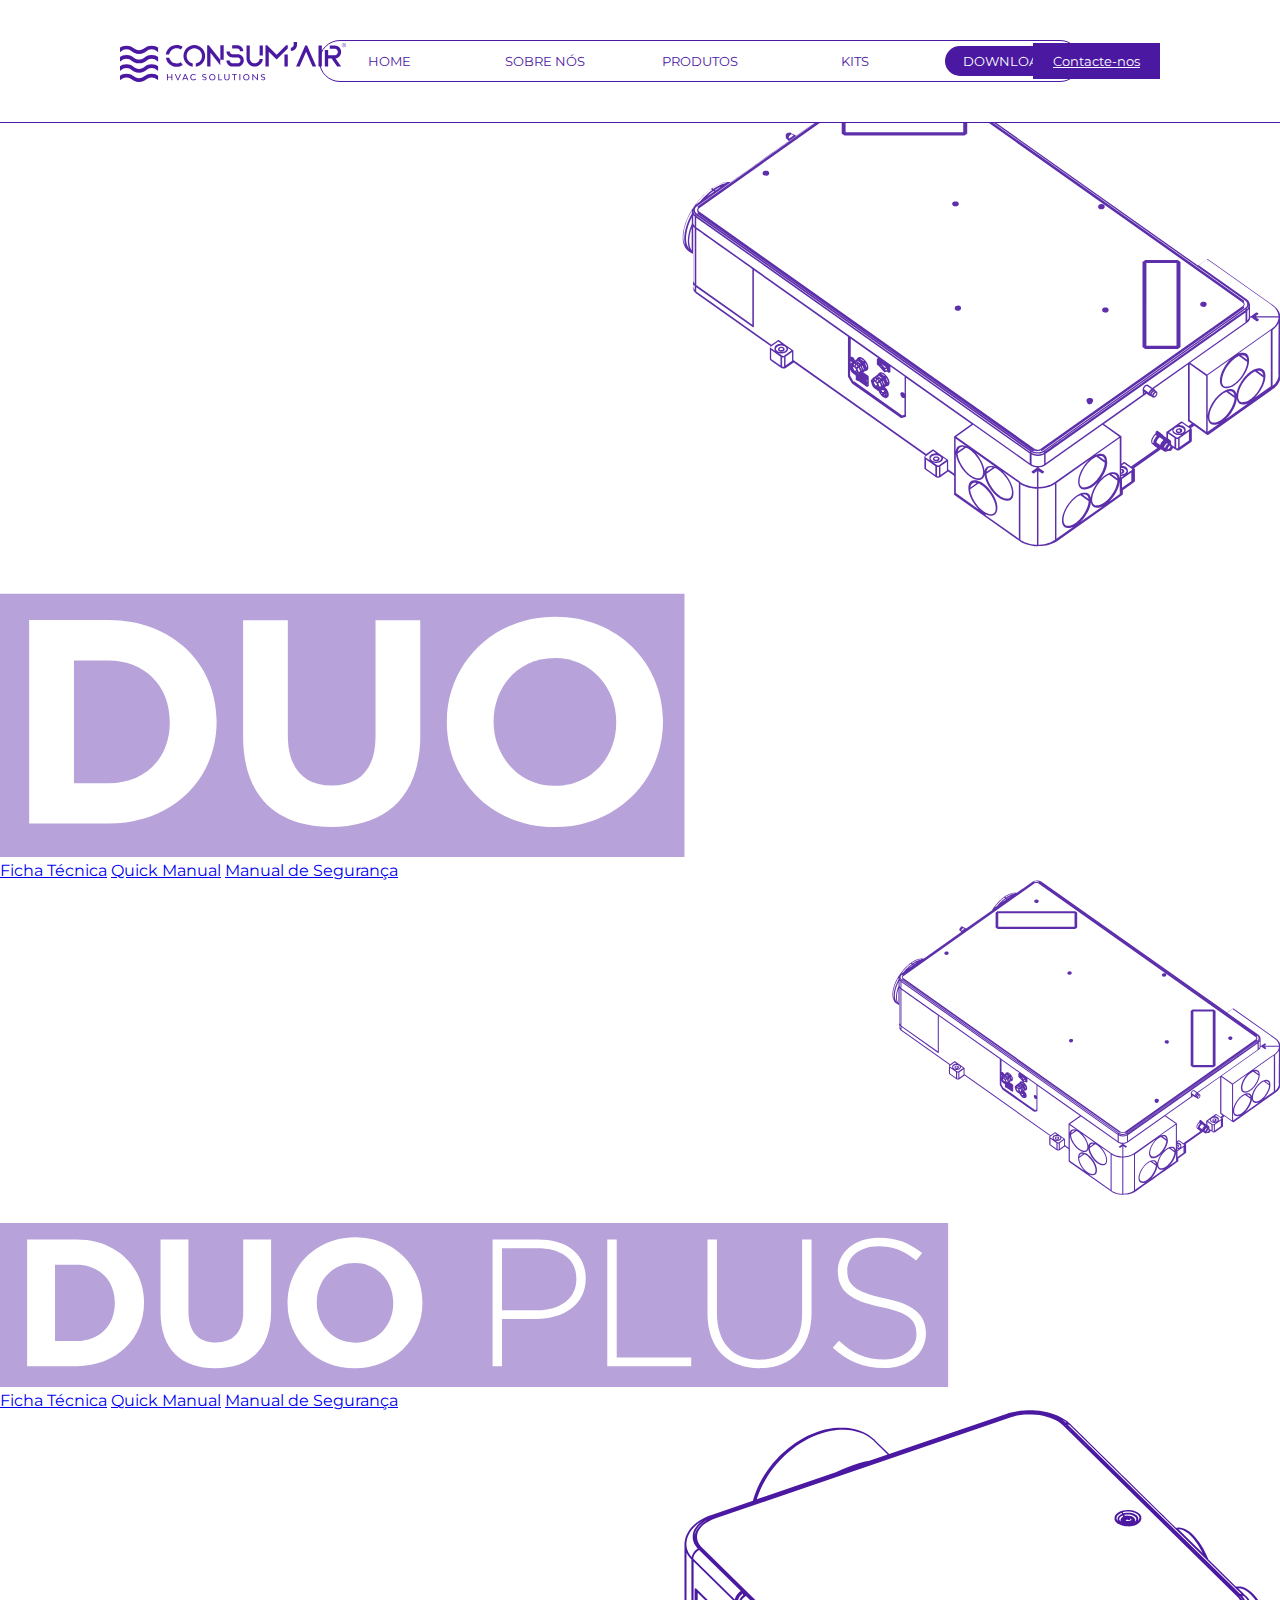
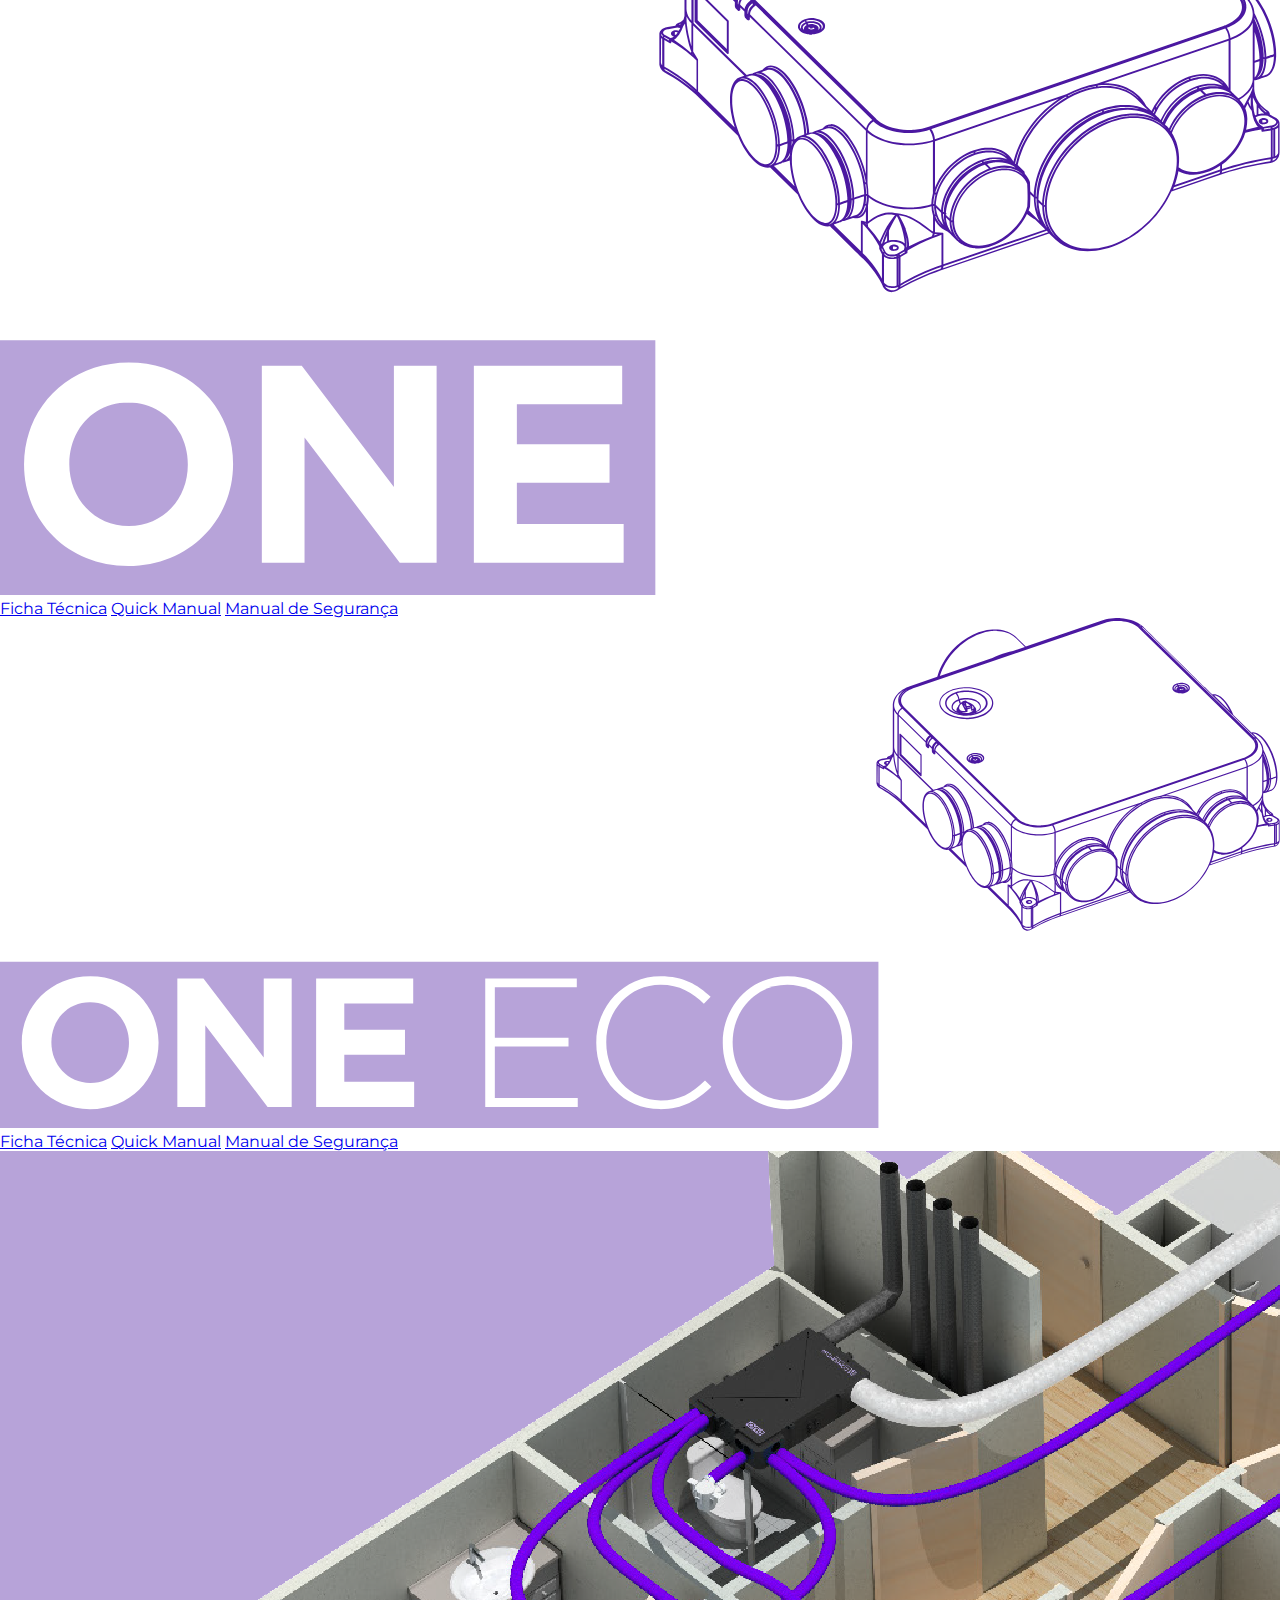
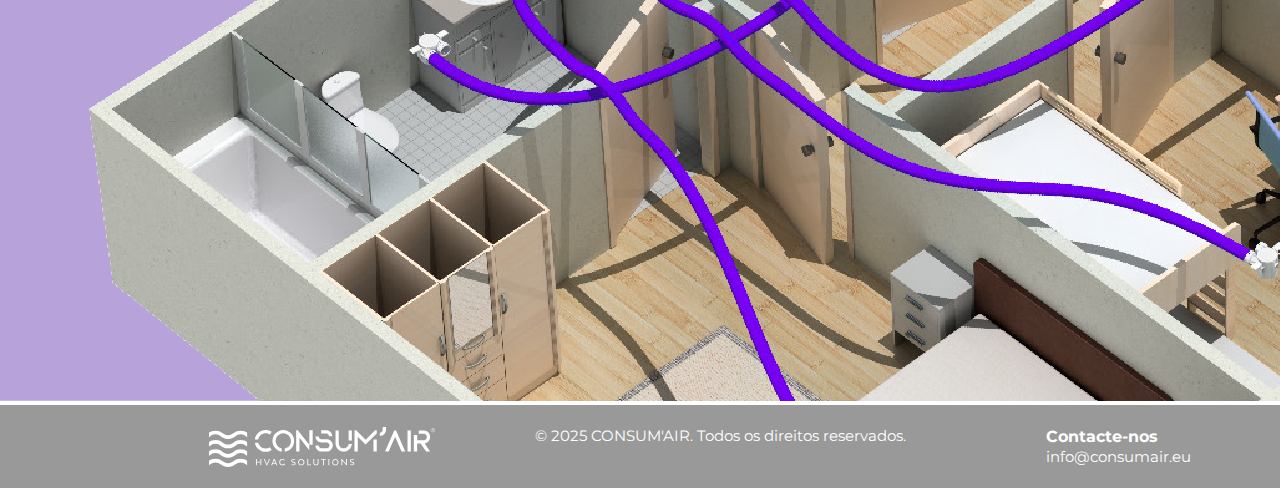
<file: downloads.html>
<!DOCTYPE html>
<html lang="en">
    <head>
        <script id="cookieyes" type="text/javascript" src="https://cdn-cookieyes.com/client_data/b19e4569817ea011b0476028/script.js"></script>
        <meta charset="UTF-8">
        <meta name="viewport" content="width=device-width, initial-scale=1.0">
        <title>CONSUM'AIR</title>
        <link rel="icon" type="image/png" href="./resources/images/LOGO.png">
        <link rel="stylesheet" href="./resources/css/downloads.css">
        <link rel="preconnect" href="https://fonts.googleapis.com">
        <link rel="preconnect" href="https://fonts.gstatic.com" crossorigin>
        <link href="https://fonts.googleapis.com/css2?family=Montserrat:ital,wght@0,100..900;1,100..900&display=swap" rel="stylesheet">

    </head>
    
    <body class="container">
        <header class="container">
            <a href="./index.html"><svg id="logo" viewBox="0 0 1866 330.189">
                <path d="M424.59,264.838h7.32v51.07h-7.32v-22.911h-29.534v22.911h-7.385v-51.07h7.385v22.016h29.534v-22.016ZM477.918,306.867l-17.737-42.028h-7.869l22.085,51.07h6.9l22.085-51.07h-7.865l-17.599,42.028ZM542.221,264.838l22.085,51.07h-7.796l-4.971-11.871h-25.399l-5.036,11.871h-7.869l22.154-51.07h6.831ZM548.987,297.963l-10.145-24.083-10.149,24.083h20.294ZM606.525,310.526c-11.252,0-18.84-8.146-18.84-20.289,0-12.009,7.519-20.017,18.909-20.017,6.554,0,11.594,2.898,14.839,6.904l4.62-4.694c-4.828-5.317-11.317-8.284-19.666-8.284-15.803,0-26.363,10.422-26.363,26.091,0,15.803,10.629,26.363,26.432,26.363,9.111,0,16.426-3.729,21.185-10.076l-5.036-4.555c-3.452,5.174-8.765,8.557-16.08,8.557ZM699.108,286.854l-3.31-.896c-5.248-1.518-9.734-3.314-9.734-8.215,0-4.486,4.14-7.523,10.491-7.523,5.317,0,9.526,1.657,13.182,4.901l3.314-5.109c-4.348-3.863-9.799-5.866-16.495-5.866-10.902,0-18.152,5.866-18.152,14.7,0,8.215,6.212,11.598,13.943,13.735l3.175.896c7.108,2.072,12.078,4.283,12.078,9.318,0,4.763-4.486,7.731-11.802,7.731-5.04,0-9.941-1.449-14.012-5.109l-2.898,5.04c4.209,4.14,10.56,6.143,17.322,6.143,11.391,0,19.048-5.797,19.048-14.492,0-9.18-8.557-13.048-16.149-15.254ZM787.845,290.375c0,15.734-10.491,26.225-26.086,26.225s-26.156-10.491-26.156-26.225,10.491-26.229,26.156-26.229,26.086,10.491,26.086,26.229ZM780.252,290.375c0-12.078-7.454-20.155-18.494-20.155-11.109,0-18.494,8.077-18.494,20.155s7.385,20.151,18.494,20.151c11.04,0,18.494-8.077,18.494-20.151ZM818.88,264.838h-7.385v51.07h30.711v-6.074h-23.326v-44.996ZM896.919,296.86c0,8.146-5.732,13.666-14.22,13.666-8.626,0-14.354-5.52-14.354-13.666v-32.022h-7.315v32.299c0,11.732,8.695,19.463,21.669,19.463s21.605-7.731,21.605-19.463v-32.299h-7.385v32.022ZM924.982,270.912h16.011v44.996h7.385v-44.996h16.015v-6.074h-39.411v6.074ZM985.703,315.908h7.385v-51.07h-7.385v51.07ZM1068.99,290.375c0,15.734-10.491,26.225-26.086,26.225s-26.156-10.491-26.156-26.225,10.491-26.229,26.156-26.229,26.086,10.491,26.086,26.229ZM1061.397,290.375c0-12.078-7.454-20.155-18.494-20.155-11.109,0-18.494,8.077-18.494,20.155s7.385,20.151,18.494,20.151c11.04,0,18.494-8.077,18.494-20.151ZM1131.221,303.349l-33.956-38.511h-4.62v51.07h7.385l-.138-38.511,33.886,38.511h4.62v-51.07h-7.385l.208,38.511ZM1183.164,286.854l-3.309-.896c-5.248-1.518-9.734-3.314-9.734-8.215,0-4.486,4.14-7.523,10.491-7.523,5.317,0,9.526,1.657,13.182,4.901l3.314-5.109c-4.348-3.863-9.799-5.866-16.496-5.866-10.902,0-18.152,5.866-18.152,14.7,0,8.215,6.212,11.598,13.943,13.735l3.175.896c7.108,2.072,12.079,4.283,12.079,9.318,0,4.763-4.486,7.731-11.802,7.731-5.04,0-9.941-1.449-14.012-5.109l-2.898,5.04c4.209,4.14,10.56,6.143,17.322,6.143,11.391,0,19.048-5.797,19.048-14.492,0-9.18-8.557-13.048-16.149-15.254ZM413.504,82.948c3.75-6.243,8.352-11.676,13.822-16.283,5.47-4.607,11.638-8.235,18.514-10.898,6.871-2.653,14.132-3.979,21.79-3.979,6.403,0,12.533.9,18.392,2.695,5.854,1.795,11.282,4.49,16.283,8.081l15.463-23.197c-14.994-9.993-31.708-14.994-50.138-14.994-11.563,0-22.461,2.03-32.688,6.093-10.232,4.064-19.33,9.604-27.298,16.635-7.963,7.031-14.568,15.346-19.798,24.954-5.236,9.604-8.549,19.953-9.955,31.043h28.113c1.251-7.181,3.75-13.897,7.499-20.15ZM493.87,201.425c8.437-2.554,16.405-6.314,23.9-11.268l-15.463-22.859c-10.157,7.031-21.715,10.546-34.675,10.546-7.345,0-14.296-1.172-20.853-3.515-6.562-2.344-12.501-5.625-17.811-9.838-5.311-4.218-9.88-9.215-13.705-14.999-3.829-5.775-6.679-12.102-8.554-18.978h-28.113c1.716,10.626,5.268,20.501,10.659,29.641,5.39,9.135,12.027,17.042,19.916,23.717,7.888,6.67,16.831,11.905,26.829,15.697,9.993,3.792,20.539,5.69,31.633,5.69,9.056,0,17.806-1.28,26.239-3.834ZM696.902,147.734c3.984-10.073,5.971-20.811,5.971-32.215,0-12.341-2.339-23.979-7.026-34.914-4.687-10.93-11.094-20.459-19.213-28.582-8.128-8.123-17.614-14.53-28.47-19.213-10.86-4.687-22.456-7.031-34.797-7.031s-23.937,2.344-34.793,7.031c-10.86,4.682-20.347,11.09-28.47,19.213s-14.525,17.652-19.213,28.582c-4.687,10.935-7.026,22.573-7.026,34.914,0,11.244,1.95,21.908,5.854,31.98,3.904,10.077,9.257,19.02,16.053,26.829,6.792,7.813,14.877,14.333,24.247,19.564,9.374,5.236,19.452,8.634,30.227,10.195v-26.712c-7.185-1.561-13.822-4.218-19.916-7.968s-11.362-8.352-15.814-13.822c-4.453-5.465-7.968-11.633-10.546-18.509-2.578-6.871-3.867-14.061-3.867-21.556,0-8.746,1.641-16.949,4.922-24.603,3.281-7.654,7.809-14.371,13.593-20.15,5.775-5.779,12.491-10.312,20.15-13.593,7.649-3.276,15.852-4.917,24.598-4.917s16.949,1.641,24.603,4.917c7.654,3.281,14.371,7.813,20.15,13.593,5.779,5.779,10.312,12.496,13.593,20.15,3.281,7.654,4.922,15.857,4.922,24.603,0,7.654-1.331,14.919-3.984,21.79-2.658,6.876-6.253,13.082-10.78,18.627-4.532,5.545-9.918,10.19-16.166,13.94-6.248,3.75-12.969,6.328-20.15,7.734v26.712c10.93-1.406,21.125-4.725,30.579-9.96,9.449-5.231,17.61-11.793,24.481-19.681,6.876-7.884,12.304-16.869,16.288-26.946ZM746.923,89.744l80.834,101.922v-44.284l-94.891-119.728h-13.358v175.027h27.415v-112.936ZM828.461,145.742h27.415V27.654h-27.415v118.088ZM1021.992,151.952c0-7.045-1.327-13.658-3.984-19.841-2.658-6.187-6.29-11.587-10.893-16.203-4.612-4.622-9.998-8.263-16.166-10.921-6.173-2.662-12.772-3.998-19.803-3.998l-41.706-.23c-3.126,0-6.089-.577-8.901-1.739-2.812-1.158-5.315-2.784-7.499-4.87-2.189-2.09-3.904-4.523-5.156-7.307-1.251-2.779-1.955-5.723-2.109-8.816h-27.41c.15,6.876,1.598,13.358,4.331,19.452,2.733,6.089,6.365,11.404,10.898,15.932,4.528,4.532,9.876,8.123,16.049,10.776,6.168,2.658,12.688,3.984,19.564,3.984l41.706.234c3.281,0,6.328.623,9.14,1.87,2.812,1.242,5.31,2.911,7.499,5.011,2.184,2.095,3.9,4.584,5.151,7.462,1.251,2.878,1.875,5.943,1.875,9.206s-.623,6.337-1.87,9.21c-1.242,2.878-2.958,5.404-5.137,7.579-2.184,2.175-4.678,3.886-7.481,5.128-2.803,1.247-5.845,1.865-9.112,1.865h-41.598c-3.272,0-6.309-.619-9.112-1.856-2.803-1.237-5.296-2.934-7.481-5.104-2.18-2.161-3.9-4.673-5.142-7.537-1.247-2.864-1.87-5.915-1.87-9.168h-27.41c0,7.031,1.326,13.63,3.989,19.798,2.658,6.173,6.299,11.601,10.912,16.283,4.617,4.687,10.016,8.362,16.194,11.015,6.182,2.658,12.791,3.984,19.831,3.984h41.772c7.045,0,13.654-1.331,19.836-3.993,6.178-2.658,11.573-6.337,16.189-11.038,4.617-4.696,8.254-10.134,10.916-16.321,2.657-6.182,3.989-12.796,3.989-19.845ZM975.951,55.519c2.892,1.237,5.428,2.901,7.617,4.987,2.184,2.086,3.904,4.561,5.156,7.42,1.247,2.864,1.875,5.92,1.875,9.163h27.41c0-7.026-1.341-13.625-4.017-19.798-2.681-6.168-6.384-11.554-11.109-16.166-4.725-4.603-10.18-8.235-16.367-10.893s-12.791-3.984-19.817-3.984h-40.769v27.415h40.769c3.281,0,6.36.619,9.252,1.856ZM1179.208,28.357h-26.707v82.709h26.707V28.357ZM1179.208,139.887h-26.942c-.628,5.151-2.076,9.918-4.336,14.291-2.269,4.373-5.198,8.165-8.788,11.362-3.595,3.206-7.734,5.742-12.416,7.617-4.687,1.875-9.609,2.812-14.764,2.812-5.62,0-10.893-1.055-15.814-3.164-4.922-2.109-9.252-4.996-13.002-8.667-3.75-3.67-6.679-7.968-8.788-12.89-2.109-4.922-3.164-10.19-3.164-15.814V28.123h-26.712v107.312c0,9.22,1.758,17.924,5.273,26.126,3.515,8.198,8.32,15.346,14.413,21.439,6.089,6.089,13.236,10.893,21.439,14.408,8.198,3.515,16.986,5.273,26.356,5.273,8.906,0,17.3-1.641,25.188-4.922,7.889-3.281,14.84-7.734,20.853-13.354,6.014-5.625,10.898-12.262,14.647-19.916,3.745-7.654,5.934-15.857,6.557-24.603ZM1529.027,28.357l-75.444,174.792h29.52l28.118-65.137,25.306-58.345,36.55,85.756,16.405,37.727h29.988l-75.21-174.792h-15.233ZM1638.683,203.149h27.415V28.123h-27.415v175.027ZM1812.397,118.177c4.143-4.776,7.392-10.18,9.74-16.203,2.348-6.028,3.52-12.407,3.52-19.142,0-7.513-1.42-14.591-4.251-21.247-2.84-6.651-6.735-12.444-11.704-17.375-4.964-4.931-10.687-8.845-17.183-11.741s-13.49-4.345-20.984-4.345h-39.831v27.176l39.831.234c3.59,0,7.026.741,10.307,2.222,3.281,1.476,6.131,3.422,8.554,5.831,2.419,2.409,4.336,5.287,5.742,8.629,1.406,3.347,2.109,6.885,2.109,10.616s-.703,7.195-2.109,10.382c-1.401,3.192-3.309,5.99-5.718,8.399-2.418,2.409-5.217,4.317-8.413,5.714-3.192,1.401-6.656,2.1-10.396,2.1h-53.265v-44.284h-27.415v138.008h27.415v-66.543l28.587.234,45.69,65.84h32.801l-46.004-66.543c6.571-.937,12.674-2.972,18.308-6.103,5.634-3.131,10.523-7.087,14.671-11.858ZM1461.073,22.852V0h-27.415v22.852c0,3.281-.619,6.36-1.856,9.252-1.237,2.892-2.901,5.428-4.987,7.617-2.086,2.184-4.561,3.904-7.42,5.156-2.864,1.247-5.92,1.875-9.163,1.875v27.41c7.026,0,13.625-1.341,19.798-4.017,6.168-2.681,11.554-6.384,16.166-11.109,4.603-4.725,8.235-10.18,10.893-16.367,2.657-6.187,3.984-12.791,3.984-19.817ZM1293.471,104.822l-.626.618-63.963-63.572-14.3-14.213h-13.822v175.027h27.415v-122.779l64.668,64.2.002-.002.002.002,64.668-64.2,2.544-2.488,24.871-22.751v-27.008h-13.822l-77.637,77.168ZM1357.516,202.681h27.415v-100.289h-27.415v100.289ZM200.3,206.265c-12.27,8.917-21.958,15.965-42.971,15.965s-30.708-7.048-42.979-15.972c-14.089-10.248-30.061-21.864-61.082-21.864-25.508,0-40.787,7.863-53.268,16.358v37.565c3.629-2.36,7.022-4.8,10.289-7.177,12.27-8.924,21.966-15.972,42.979-15.972s30.716,7.048,42.986,15.972c14.089,10.255,30.054,21.871,61.075,21.871s46.979-11.616,61.082-21.871c12.27-8.924,21.958-15.972,42.971-15.972s30.701,7.048,43,15.994c3.258,2.368,6.643,4.802,10.265,7.156v-37.572c-12.477-8.489-27.76-16.352-53.265-16.352-31.014,0-46.979,11.608-61.082,21.871ZM200.3,283.443c-12.27,8.917-21.958,15.965-42.971,15.965s-30.708-7.048-42.979-15.972c-14.089-10.248-30.061-21.864-61.082-21.864-25.508,0-40.787,7.863-53.268,16.358v37.573c3.63-2.36,7.023-4.801,10.289-7.177,12.27-8.924,21.966-15.972,42.979-15.972s30.716,7.048,42.986,15.972c14.081,10.248,30.046,21.864,61.075,21.864s46.994-11.616,61.082-21.864c12.27-8.924,21.958-15.972,42.971-15.972s30.701,7.048,42.986,15.98c3.262,2.373,6.652,4.811,10.279,7.169v-37.578c-12.477-8.489-27.76-16.352-53.265-16.352-31.014,0-46.979,11.608-61.082,21.871ZM200.3,129.079c-12.27,8.917-21.958,15.965-42.971,15.965s-30.708-7.048-42.979-15.972c-14.089-10.248-30.061-21.864-61.082-21.864-25.508,0-40.787,7.863-53.268,16.358v37.573c3.63-2.36,7.023-4.801,10.289-7.177,12.27-8.924,21.966-15.972,42.979-15.972s30.716,7.048,42.986,15.972c14.081,10.248,30.046,21.864,61.075,21.864s46.994-11.616,61.082-21.864c12.27-8.924,21.958-15.972,42.971-15.972s30.701,7.048,42.986,15.98c3.262,2.373,6.652,4.811,10.279,7.169v-37.578c-12.477-8.489-27.76-16.352-53.265-16.352-31.014,0-46.979,11.608-61.082,21.871ZM200.263,51.923c-12.256,8.91-21.944,15.943-42.935,15.943s-30.679-7.041-42.979-15.972c-14.089-10.256-30.054-21.871-61.082-21.871-25.501,0-40.778,7.861-53.268,16.36v37.571c3.63-2.36,7.023-4.801,10.289-7.177,12.27-8.924,21.966-15.972,42.979-15.972s30.716,7.048,42.986,15.972c14.081,10.248,30.046,21.864,61.075,21.864s46.994-11.616,61.082-21.864c12.27-8.924,21.958-15.972,42.971-15.972s30.701,7.048,42.986,15.98c3.262,2.373,6.652,4.811,10.279,7.169v-37.574c-12.475-8.493-27.754-16.356-53.265-16.356-31.021,0-46.986,11.616-61.118,21.9ZM1850.564,26.653l4.939,8.4h-2.538l-4.86-8.173h-3.231v8.173h-2.226V15.387h6.272c3.3,0,6.108,2.459,6.108,5.804,0,2.945-1.882,4.748-4.463,5.462ZM1848.703,24.909c2.311,0,4.103-1.587,4.103-3.717,0-2.144-1.793-3.766-4.103-3.766h-3.829v7.483h3.829ZM1866,25.247c0,9.807-7.932,17.752-17.726,17.752s-17.774-7.945-17.774-17.752,7.933-17.75,17.774-17.75,17.726,7.956,17.726,17.75ZM1863.663,25.247c0-8.477-6.933-15.629-15.388-15.629-8.524,0-15.484,7.152-15.484,15.629.021,8.49,6.959,15.666,15.484,15.666,8.456,0,15.388-7.175,15.388-15.666Z" style="fill: currentColor;"/>
            </svg></a>

            <ul class="nav-menu">
                <li><a href="./index.html">Home</a></li>
                <li><a href="./index.html#sobre_nos">Sobre nós</a></li>
                <li><a href="./produtos.html">Produtos</a></li>
                <li><a id="nav_kits" href="./kits.html">Kits</a></li>
                <li><a class="active_nav" href="#">Downloads</a></li>
            </ul>

            <a id="contact_btt" class="button" href="./contact.html">Contacte-nos</a>
        </header>

        <main>
            <h2>Downloads</h2>

            <div id="main_grid">
                <div class="products_grid">
                    <div class="product">
                        <a href="./duo.html"><img class="product_logo" src="./resources/images/DUO-TITULO-01.svg" alt="DUO Logo"></a>
                        <a href="./resources/documents/Ficha técnica DUO.pdf" target="_blank" rel="noopener">Ficha Técnica</a>
                        <a href="./resources/documents/Quick manual - Consumair DUO.pdf" target="_blank" rel="noopener">Quick Manual</a>
                        <a href="./resources/documents/PT-Safe use of the product CONSUMAIR.pdf" target="_blank" rel="noopener">Manual de Segurança</a>
                    </div>

                    <div class="product">
                        <a href="./duo_plus.html"><img class="product_logo" src="./resources/images/DUO-PLUS-TITULO-01.svg" alt="DUO PLUS Logo"></a>
                        <a href="./resources/documents/Ficha técnica DUO PLUS.pdf" target="_blank" rel="noopener">Ficha Técnica</a>
                        <a href="./resources/documents/Quick manual - Consumair Duo Plus.pdf" target="_blank" rel="noopener">Quick Manual</a>
                        <a href="./resources/documents/PT-Safe use of the product CONSUMAIR.pdf" target="_blank" rel="noopener">Manual de Segurança</a>
                    </div>

                    <div class="product">
                        <a href="./one.html"><img class="product_logo" src="./resources/images/ONE-TITULO-01.svg" alt="ONE Logo"></a>
                        <a href="./resources/documents/Ficha técnica ONE.pdf" target="_blank" rel="noopener">Ficha Técnica</a>
                        <a href="./resources/documents/Quick manual - ONE.pdf" target="_blank" rel="noopener">Quick Manual</a>
                        <a href="./resources/documents/PT-Safe use of the product CONSUMAIR.pdf" target="_blank" rel="noopener">Manual de Segurança</a>
                    </div>

                    <div class="product">
                        <a href="./one_eco.html"><img class="product_logo" src="./resources/images/ONE-ECO-TITULO-01.svg" alt="ONE ECOLogo"></a>
                        <a href="./resources/documents/Ficha técnica ONE ECO.pdf" target="_blank" rel="noopener">Ficha Técnica</a>
                        <a href="./resources/documents/Quick manual - ONE ECO.pdf" target="_blank" rel="noopener">Quick Manual</a>
                        <a href="./resources/documents/PT-Safe use of the product CONSUMAIR.pdf" target="_blank" rel="noopener">Manual de Segurança</a>
                    </div>
                </div>

                <img id="banner" src="./resources/images/IMAGEM-DOWNLOADS-01.webp" alt="VMC esquema habitação">

            </div>
        </main>

        <footer>
            <div id="footer_content">
                <svg id="logo_footer" viewBox="0 0 1866 330.189">
                    <path d="M424.59,264.838h7.32v51.07h-7.32v-22.911h-29.534v22.911h-7.385v-51.07h7.385v22.016h29.534v-22.016ZM477.918,306.867l-17.737-42.028h-7.869l22.085,51.07h6.9l22.085-51.07h-7.865l-17.599,42.028ZM542.221,264.838l22.085,51.07h-7.796l-4.971-11.871h-25.399l-5.036,11.871h-7.869l22.154-51.07h6.831ZM548.987,297.963l-10.145-24.083-10.149,24.083h20.294ZM606.525,310.526c-11.252,0-18.84-8.146-18.84-20.289,0-12.009,7.519-20.017,18.909-20.017,6.554,0,11.594,2.898,14.839,6.904l4.62-4.694c-4.828-5.317-11.317-8.284-19.666-8.284-15.803,0-26.363,10.422-26.363,26.091,0,15.803,10.629,26.363,26.432,26.363,9.111,0,16.426-3.729,21.185-10.076l-5.036-4.555c-3.452,5.174-8.765,8.557-16.08,8.557ZM699.108,286.854l-3.31-.896c-5.248-1.518-9.734-3.314-9.734-8.215,0-4.486,4.14-7.523,10.491-7.523,5.317,0,9.526,1.657,13.182,4.901l3.314-5.109c-4.348-3.863-9.799-5.866-16.495-5.866-10.902,0-18.152,5.866-18.152,14.7,0,8.215,6.212,11.598,13.943,13.735l3.175.896c7.108,2.072,12.078,4.283,12.078,9.318,0,4.763-4.486,7.731-11.802,7.731-5.04,0-9.941-1.449-14.012-5.109l-2.898,5.04c4.209,4.14,10.56,6.143,17.322,6.143,11.391,0,19.048-5.797,19.048-14.492,0-9.18-8.557-13.048-16.149-15.254ZM787.845,290.375c0,15.734-10.491,26.225-26.086,26.225s-26.156-10.491-26.156-26.225,10.491-26.229,26.156-26.229,26.086,10.491,26.086,26.229ZM780.252,290.375c0-12.078-7.454-20.155-18.494-20.155-11.109,0-18.494,8.077-18.494,20.155s7.385,20.151,18.494,20.151c11.04,0,18.494-8.077,18.494-20.151ZM818.88,264.838h-7.385v51.07h30.711v-6.074h-23.326v-44.996ZM896.919,296.86c0,8.146-5.732,13.666-14.22,13.666-8.626,0-14.354-5.52-14.354-13.666v-32.022h-7.315v32.299c0,11.732,8.695,19.463,21.669,19.463s21.605-7.731,21.605-19.463v-32.299h-7.385v32.022ZM924.982,270.912h16.011v44.996h7.385v-44.996h16.015v-6.074h-39.411v6.074ZM985.703,315.908h7.385v-51.07h-7.385v51.07ZM1068.99,290.375c0,15.734-10.491,26.225-26.086,26.225s-26.156-10.491-26.156-26.225,10.491-26.229,26.156-26.229,26.086,10.491,26.086,26.229ZM1061.397,290.375c0-12.078-7.454-20.155-18.494-20.155-11.109,0-18.494,8.077-18.494,20.155s7.385,20.151,18.494,20.151c11.04,0,18.494-8.077,18.494-20.151ZM1131.221,303.349l-33.956-38.511h-4.62v51.07h7.385l-.138-38.511,33.886,38.511h4.62v-51.07h-7.385l.208,38.511ZM1183.164,286.854l-3.309-.896c-5.248-1.518-9.734-3.314-9.734-8.215,0-4.486,4.14-7.523,10.491-7.523,5.317,0,9.526,1.657,13.182,4.901l3.314-5.109c-4.348-3.863-9.799-5.866-16.496-5.866-10.902,0-18.152,5.866-18.152,14.7,0,8.215,6.212,11.598,13.943,13.735l3.175.896c7.108,2.072,12.079,4.283,12.079,9.318,0,4.763-4.486,7.731-11.802,7.731-5.04,0-9.941-1.449-14.012-5.109l-2.898,5.04c4.209,4.14,10.56,6.143,17.322,6.143,11.391,0,19.048-5.797,19.048-14.492,0-9.18-8.557-13.048-16.149-15.254ZM413.504,82.948c3.75-6.243,8.352-11.676,13.822-16.283,5.47-4.607,11.638-8.235,18.514-10.898,6.871-2.653,14.132-3.979,21.79-3.979,6.403,0,12.533.9,18.392,2.695,5.854,1.795,11.282,4.49,16.283,8.081l15.463-23.197c-14.994-9.993-31.708-14.994-50.138-14.994-11.563,0-22.461,2.03-32.688,6.093-10.232,4.064-19.33,9.604-27.298,16.635-7.963,7.031-14.568,15.346-19.798,24.954-5.236,9.604-8.549,19.953-9.955,31.043h28.113c1.251-7.181,3.75-13.897,7.499-20.15ZM493.87,201.425c8.437-2.554,16.405-6.314,23.9-11.268l-15.463-22.859c-10.157,7.031-21.715,10.546-34.675,10.546-7.345,0-14.296-1.172-20.853-3.515-6.562-2.344-12.501-5.625-17.811-9.838-5.311-4.218-9.88-9.215-13.705-14.999-3.829-5.775-6.679-12.102-8.554-18.978h-28.113c1.716,10.626,5.268,20.501,10.659,29.641,5.39,9.135,12.027,17.042,19.916,23.717,7.888,6.67,16.831,11.905,26.829,15.697,9.993,3.792,20.539,5.69,31.633,5.69,9.056,0,17.806-1.28,26.239-3.834ZM696.902,147.734c3.984-10.073,5.971-20.811,5.971-32.215,0-12.341-2.339-23.979-7.026-34.914-4.687-10.93-11.094-20.459-19.213-28.582-8.128-8.123-17.614-14.53-28.47-19.213-10.86-4.687-22.456-7.031-34.797-7.031s-23.937,2.344-34.793,7.031c-10.86,4.682-20.347,11.09-28.47,19.213s-14.525,17.652-19.213,28.582c-4.687,10.935-7.026,22.573-7.026,34.914,0,11.244,1.95,21.908,5.854,31.98,3.904,10.077,9.257,19.02,16.053,26.829,6.792,7.813,14.877,14.333,24.247,19.564,9.374,5.236,19.452,8.634,30.227,10.195v-26.712c-7.185-1.561-13.822-4.218-19.916-7.968s-11.362-8.352-15.814-13.822c-4.453-5.465-7.968-11.633-10.546-18.509-2.578-6.871-3.867-14.061-3.867-21.556,0-8.746,1.641-16.949,4.922-24.603,3.281-7.654,7.809-14.371,13.593-20.15,5.775-5.779,12.491-10.312,20.15-13.593,7.649-3.276,15.852-4.917,24.598-4.917s16.949,1.641,24.603,4.917c7.654,3.281,14.371,7.813,20.15,13.593,5.779,5.779,10.312,12.496,13.593,20.15,3.281,7.654,4.922,15.857,4.922,24.603,0,7.654-1.331,14.919-3.984,21.79-2.658,6.876-6.253,13.082-10.78,18.627-4.532,5.545-9.918,10.19-16.166,13.94-6.248,3.75-12.969,6.328-20.15,7.734v26.712c10.93-1.406,21.125-4.725,30.579-9.96,9.449-5.231,17.61-11.793,24.481-19.681,6.876-7.884,12.304-16.869,16.288-26.946ZM746.923,89.744l80.834,101.922v-44.284l-94.891-119.728h-13.358v175.027h27.415v-112.936ZM828.461,145.742h27.415V27.654h-27.415v118.088ZM1021.992,151.952c0-7.045-1.327-13.658-3.984-19.841-2.658-6.187-6.29-11.587-10.893-16.203-4.612-4.622-9.998-8.263-16.166-10.921-6.173-2.662-12.772-3.998-19.803-3.998l-41.706-.23c-3.126,0-6.089-.577-8.901-1.739-2.812-1.158-5.315-2.784-7.499-4.87-2.189-2.09-3.904-4.523-5.156-7.307-1.251-2.779-1.955-5.723-2.109-8.816h-27.41c.15,6.876,1.598,13.358,4.331,19.452,2.733,6.089,6.365,11.404,10.898,15.932,4.528,4.532,9.876,8.123,16.049,10.776,6.168,2.658,12.688,3.984,19.564,3.984l41.706.234c3.281,0,6.328.623,9.14,1.87,2.812,1.242,5.31,2.911,7.499,5.011,2.184,2.095,3.9,4.584,5.151,7.462,1.251,2.878,1.875,5.943,1.875,9.206s-.623,6.337-1.87,9.21c-1.242,2.878-2.958,5.404-5.137,7.579-2.184,2.175-4.678,3.886-7.481,5.128-2.803,1.247-5.845,1.865-9.112,1.865h-41.598c-3.272,0-6.309-.619-9.112-1.856-2.803-1.237-5.296-2.934-7.481-5.104-2.18-2.161-3.9-4.673-5.142-7.537-1.247-2.864-1.87-5.915-1.87-9.168h-27.41c0,7.031,1.326,13.63,3.989,19.798,2.658,6.173,6.299,11.601,10.912,16.283,4.617,4.687,10.016,8.362,16.194,11.015,6.182,2.658,12.791,3.984,19.831,3.984h41.772c7.045,0,13.654-1.331,19.836-3.993,6.178-2.658,11.573-6.337,16.189-11.038,4.617-4.696,8.254-10.134,10.916-16.321,2.657-6.182,3.989-12.796,3.989-19.845ZM975.951,55.519c2.892,1.237,5.428,2.901,7.617,4.987,2.184,2.086,3.904,4.561,5.156,7.42,1.247,2.864,1.875,5.92,1.875,9.163h27.41c0-7.026-1.341-13.625-4.017-19.798-2.681-6.168-6.384-11.554-11.109-16.166-4.725-4.603-10.18-8.235-16.367-10.893s-12.791-3.984-19.817-3.984h-40.769v27.415h40.769c3.281,0,6.36.619,9.252,1.856ZM1179.208,28.357h-26.707v82.709h26.707V28.357ZM1179.208,139.887h-26.942c-.628,5.151-2.076,9.918-4.336,14.291-2.269,4.373-5.198,8.165-8.788,11.362-3.595,3.206-7.734,5.742-12.416,7.617-4.687,1.875-9.609,2.812-14.764,2.812-5.62,0-10.893-1.055-15.814-3.164-4.922-2.109-9.252-4.996-13.002-8.667-3.75-3.67-6.679-7.968-8.788-12.89-2.109-4.922-3.164-10.19-3.164-15.814V28.123h-26.712v107.312c0,9.22,1.758,17.924,5.273,26.126,3.515,8.198,8.32,15.346,14.413,21.439,6.089,6.089,13.236,10.893,21.439,14.408,8.198,3.515,16.986,5.273,26.356,5.273,8.906,0,17.3-1.641,25.188-4.922,7.889-3.281,14.84-7.734,20.853-13.354,6.014-5.625,10.898-12.262,14.647-19.916,3.745-7.654,5.934-15.857,6.557-24.603ZM1529.027,28.357l-75.444,174.792h29.52l28.118-65.137,25.306-58.345,36.55,85.756,16.405,37.727h29.988l-75.21-174.792h-15.233ZM1638.683,203.149h27.415V28.123h-27.415v175.027ZM1812.397,118.177c4.143-4.776,7.392-10.18,9.74-16.203,2.348-6.028,3.52-12.407,3.52-19.142,0-7.513-1.42-14.591-4.251-21.247-2.84-6.651-6.735-12.444-11.704-17.375-4.964-4.931-10.687-8.845-17.183-11.741s-13.49-4.345-20.984-4.345h-39.831v27.176l39.831.234c3.59,0,7.026.741,10.307,2.222,3.281,1.476,6.131,3.422,8.554,5.831,2.419,2.409,4.336,5.287,5.742,8.629,1.406,3.347,2.109,6.885,2.109,10.616s-.703,7.195-2.109,10.382c-1.401,3.192-3.309,5.99-5.718,8.399-2.418,2.409-5.217,4.317-8.413,5.714-3.192,1.401-6.656,2.1-10.396,2.1h-53.265v-44.284h-27.415v138.008h27.415v-66.543l28.587.234,45.69,65.84h32.801l-46.004-66.543c6.571-.937,12.674-2.972,18.308-6.103,5.634-3.131,10.523-7.087,14.671-11.858ZM1461.073,22.852V0h-27.415v22.852c0,3.281-.619,6.36-1.856,9.252-1.237,2.892-2.901,5.428-4.987,7.617-2.086,2.184-4.561,3.904-7.42,5.156-2.864,1.247-5.92,1.875-9.163,1.875v27.41c7.026,0,13.625-1.341,19.798-4.017,6.168-2.681,11.554-6.384,16.166-11.109,4.603-4.725,8.235-10.18,10.893-16.367,2.657-6.187,3.984-12.791,3.984-19.817ZM1293.471,104.822l-.626.618-63.963-63.572-14.3-14.213h-13.822v175.027h27.415v-122.779l64.668,64.2.002-.002.002.002,64.668-64.2,2.544-2.488,24.871-22.751v-27.008h-13.822l-77.637,77.168ZM1357.516,202.681h27.415v-100.289h-27.415v100.289ZM200.3,206.265c-12.27,8.917-21.958,15.965-42.971,15.965s-30.708-7.048-42.979-15.972c-14.089-10.248-30.061-21.864-61.082-21.864-25.508,0-40.787,7.863-53.268,16.358v37.565c3.629-2.36,7.022-4.8,10.289-7.177,12.27-8.924,21.966-15.972,42.979-15.972s30.716,7.048,42.986,15.972c14.089,10.255,30.054,21.871,61.075,21.871s46.979-11.616,61.082-21.871c12.27-8.924,21.958-15.972,42.971-15.972s30.701,7.048,43,15.994c3.258,2.368,6.643,4.802,10.265,7.156v-37.572c-12.477-8.489-27.76-16.352-53.265-16.352-31.014,0-46.979,11.608-61.082,21.871ZM200.3,283.443c-12.27,8.917-21.958,15.965-42.971,15.965s-30.708-7.048-42.979-15.972c-14.089-10.248-30.061-21.864-61.082-21.864-25.508,0-40.787,7.863-53.268,16.358v37.573c3.63-2.36,7.023-4.801,10.289-7.177,12.27-8.924,21.966-15.972,42.979-15.972s30.716,7.048,42.986,15.972c14.081,10.248,30.046,21.864,61.075,21.864s46.994-11.616,61.082-21.864c12.27-8.924,21.958-15.972,42.971-15.972s30.701,7.048,42.986,15.98c3.262,2.373,6.652,4.811,10.279,7.169v-37.578c-12.477-8.489-27.76-16.352-53.265-16.352-31.014,0-46.979,11.608-61.082,21.871ZM200.3,129.079c-12.27,8.917-21.958,15.965-42.971,15.965s-30.708-7.048-42.979-15.972c-14.089-10.248-30.061-21.864-61.082-21.864-25.508,0-40.787,7.863-53.268,16.358v37.573c3.63-2.36,7.023-4.801,10.289-7.177,12.27-8.924,21.966-15.972,42.979-15.972s30.716,7.048,42.986,15.972c14.081,10.248,30.046,21.864,61.075,21.864s46.994-11.616,61.082-21.864c12.27-8.924,21.958-15.972,42.971-15.972s30.701,7.048,42.986,15.98c3.262,2.373,6.652,4.811,10.279,7.169v-37.578c-12.477-8.489-27.76-16.352-53.265-16.352-31.014,0-46.979,11.608-61.082,21.871ZM200.263,51.923c-12.256,8.91-21.944,15.943-42.935,15.943s-30.679-7.041-42.979-15.972c-14.089-10.256-30.054-21.871-61.082-21.871-25.501,0-40.778,7.861-53.268,16.36v37.571c3.63-2.36,7.023-4.801,10.289-7.177,12.27-8.924,21.966-15.972,42.979-15.972s30.716,7.048,42.986,15.972c14.081,10.248,30.046,21.864,61.075,21.864s46.994-11.616,61.082-21.864c12.27-8.924,21.958-15.972,42.971-15.972s30.701,7.048,42.986,15.98c3.262,2.373,6.652,4.811,10.279,7.169v-37.574c-12.475-8.493-27.754-16.356-53.265-16.356-31.021,0-46.986,11.616-61.118,21.9ZM1850.564,26.653l4.939,8.4h-2.538l-4.86-8.173h-3.231v8.173h-2.226V15.387h6.272c3.3,0,6.108,2.459,6.108,5.804,0,2.945-1.882,4.748-4.463,5.462ZM1848.703,24.909c2.311,0,4.103-1.587,4.103-3.717,0-2.144-1.793-3.766-4.103-3.766h-3.829v7.483h3.829ZM1866,25.247c0,9.807-7.932,17.752-17.726,17.752s-17.774-7.945-17.774-17.752,7.933-17.75,17.774-17.75,17.726,7.956,17.726,17.75ZM1863.663,25.247c0-8.477-6.933-15.629-15.388-15.629-8.524,0-15.484,7.152-15.484,15.629.021,8.49,6.959,15.666,15.484,15.666,8.456,0,15.388-7.175,15.388-15.666Z" style="fill: currentColor;"/>
                </svg>
                <p id="footer_text">© 2025 CONSUM'AIR. Todos os direitos reservados.</p>
            </div>
            <div id="logo_footer">
                <h4>Contacte-nos</h4>
                <p>info@consumair.eu</p>
        </footer>
    </body>
</html>
</file>
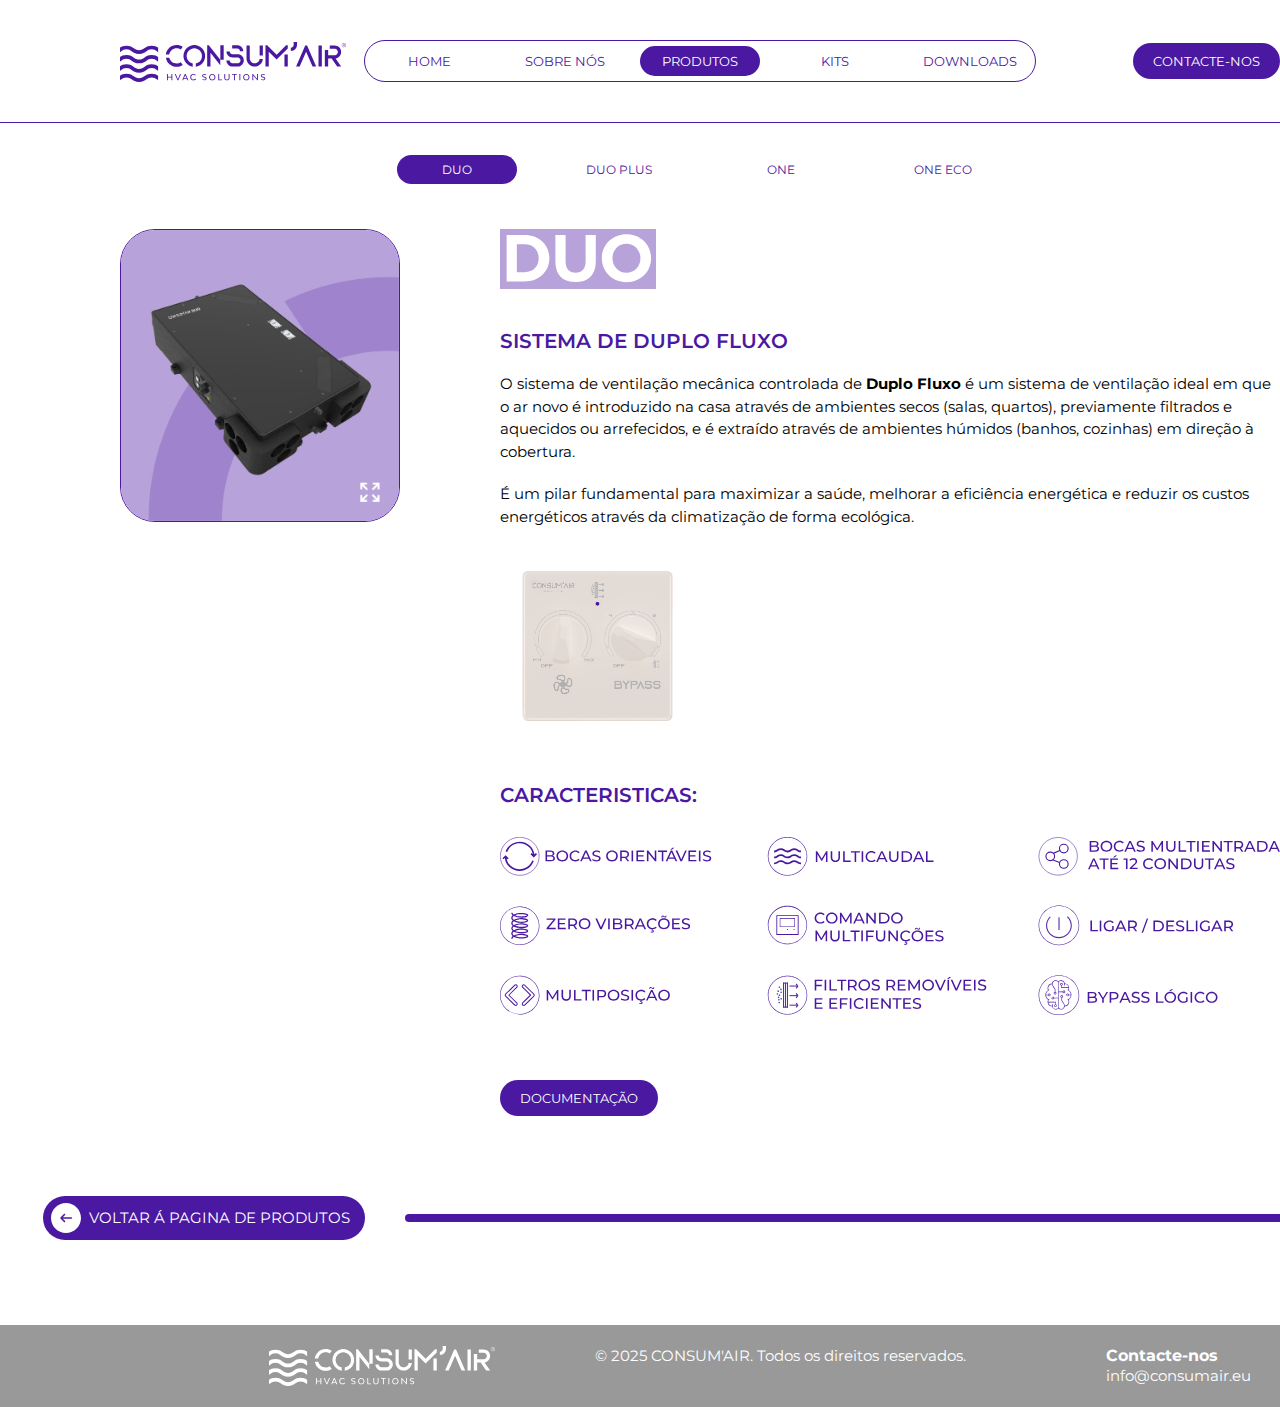
<file: duo.html>
<!DOCTYPE html>
<html lang="en">
    <head>
        <script id="cookieyes" type="text/javascript" src="https://cdn-cookieyes.com/client_data/b19e4569817ea011b0476028/script.js"></script>
        <meta charset="UTF-8">
        <meta name="viewport" content="width=device-width, initial-scale=1.0">
        <title>CONSUM'AIR</title>
        <link rel="icon" type="image/png" href="./resources/images/LOGO.png">
        <link rel="stylesheet" href="./resources/css/produto_uni.css">
        <link rel="preconnect" href="https://fonts.googleapis.com">
        <link rel="preconnect" href="https://fonts.gstatic.com" crossorigin>
        <link href="https://fonts.googleapis.com/css2?family=Montserrat:ital,wght@0,100..900;1,100..900&display=swap" rel="stylesheet">

    </head>
    
    <body class="container">
        <header class="container">
            <a href="./index.html"><svg id="logo" viewBox="0 0 1866 330.189">
                <path d="M424.59,264.838h7.32v51.07h-7.32v-22.911h-29.534v22.911h-7.385v-51.07h7.385v22.016h29.534v-22.016ZM477.918,306.867l-17.737-42.028h-7.869l22.085,51.07h6.9l22.085-51.07h-7.865l-17.599,42.028ZM542.221,264.838l22.085,51.07h-7.796l-4.971-11.871h-25.399l-5.036,11.871h-7.869l22.154-51.07h6.831ZM548.987,297.963l-10.145-24.083-10.149,24.083h20.294ZM606.525,310.526c-11.252,0-18.84-8.146-18.84-20.289,0-12.009,7.519-20.017,18.909-20.017,6.554,0,11.594,2.898,14.839,6.904l4.62-4.694c-4.828-5.317-11.317-8.284-19.666-8.284-15.803,0-26.363,10.422-26.363,26.091,0,15.803,10.629,26.363,26.432,26.363,9.111,0,16.426-3.729,21.185-10.076l-5.036-4.555c-3.452,5.174-8.765,8.557-16.08,8.557ZM699.108,286.854l-3.31-.896c-5.248-1.518-9.734-3.314-9.734-8.215,0-4.486,4.14-7.523,10.491-7.523,5.317,0,9.526,1.657,13.182,4.901l3.314-5.109c-4.348-3.863-9.799-5.866-16.495-5.866-10.902,0-18.152,5.866-18.152,14.7,0,8.215,6.212,11.598,13.943,13.735l3.175.896c7.108,2.072,12.078,4.283,12.078,9.318,0,4.763-4.486,7.731-11.802,7.731-5.04,0-9.941-1.449-14.012-5.109l-2.898,5.04c4.209,4.14,10.56,6.143,17.322,6.143,11.391,0,19.048-5.797,19.048-14.492,0-9.18-8.557-13.048-16.149-15.254ZM787.845,290.375c0,15.734-10.491,26.225-26.086,26.225s-26.156-10.491-26.156-26.225,10.491-26.229,26.156-26.229,26.086,10.491,26.086,26.229ZM780.252,290.375c0-12.078-7.454-20.155-18.494-20.155-11.109,0-18.494,8.077-18.494,20.155s7.385,20.151,18.494,20.151c11.04,0,18.494-8.077,18.494-20.151ZM818.88,264.838h-7.385v51.07h30.711v-6.074h-23.326v-44.996ZM896.919,296.86c0,8.146-5.732,13.666-14.22,13.666-8.626,0-14.354-5.52-14.354-13.666v-32.022h-7.315v32.299c0,11.732,8.695,19.463,21.669,19.463s21.605-7.731,21.605-19.463v-32.299h-7.385v32.022ZM924.982,270.912h16.011v44.996h7.385v-44.996h16.015v-6.074h-39.411v6.074ZM985.703,315.908h7.385v-51.07h-7.385v51.07ZM1068.99,290.375c0,15.734-10.491,26.225-26.086,26.225s-26.156-10.491-26.156-26.225,10.491-26.229,26.156-26.229,26.086,10.491,26.086,26.229ZM1061.397,290.375c0-12.078-7.454-20.155-18.494-20.155-11.109,0-18.494,8.077-18.494,20.155s7.385,20.151,18.494,20.151c11.04,0,18.494-8.077,18.494-20.151ZM1131.221,303.349l-33.956-38.511h-4.62v51.07h7.385l-.138-38.511,33.886,38.511h4.62v-51.07h-7.385l.208,38.511ZM1183.164,286.854l-3.309-.896c-5.248-1.518-9.734-3.314-9.734-8.215,0-4.486,4.14-7.523,10.491-7.523,5.317,0,9.526,1.657,13.182,4.901l3.314-5.109c-4.348-3.863-9.799-5.866-16.496-5.866-10.902,0-18.152,5.866-18.152,14.7,0,8.215,6.212,11.598,13.943,13.735l3.175.896c7.108,2.072,12.079,4.283,12.079,9.318,0,4.763-4.486,7.731-11.802,7.731-5.04,0-9.941-1.449-14.012-5.109l-2.898,5.04c4.209,4.14,10.56,6.143,17.322,6.143,11.391,0,19.048-5.797,19.048-14.492,0-9.18-8.557-13.048-16.149-15.254ZM413.504,82.948c3.75-6.243,8.352-11.676,13.822-16.283,5.47-4.607,11.638-8.235,18.514-10.898,6.871-2.653,14.132-3.979,21.79-3.979,6.403,0,12.533.9,18.392,2.695,5.854,1.795,11.282,4.49,16.283,8.081l15.463-23.197c-14.994-9.993-31.708-14.994-50.138-14.994-11.563,0-22.461,2.03-32.688,6.093-10.232,4.064-19.33,9.604-27.298,16.635-7.963,7.031-14.568,15.346-19.798,24.954-5.236,9.604-8.549,19.953-9.955,31.043h28.113c1.251-7.181,3.75-13.897,7.499-20.15ZM493.87,201.425c8.437-2.554,16.405-6.314,23.9-11.268l-15.463-22.859c-10.157,7.031-21.715,10.546-34.675,10.546-7.345,0-14.296-1.172-20.853-3.515-6.562-2.344-12.501-5.625-17.811-9.838-5.311-4.218-9.88-9.215-13.705-14.999-3.829-5.775-6.679-12.102-8.554-18.978h-28.113c1.716,10.626,5.268,20.501,10.659,29.641,5.39,9.135,12.027,17.042,19.916,23.717,7.888,6.67,16.831,11.905,26.829,15.697,9.993,3.792,20.539,5.69,31.633,5.69,9.056,0,17.806-1.28,26.239-3.834ZM696.902,147.734c3.984-10.073,5.971-20.811,5.971-32.215,0-12.341-2.339-23.979-7.026-34.914-4.687-10.93-11.094-20.459-19.213-28.582-8.128-8.123-17.614-14.53-28.47-19.213-10.86-4.687-22.456-7.031-34.797-7.031s-23.937,2.344-34.793,7.031c-10.86,4.682-20.347,11.09-28.47,19.213s-14.525,17.652-19.213,28.582c-4.687,10.935-7.026,22.573-7.026,34.914,0,11.244,1.95,21.908,5.854,31.98,3.904,10.077,9.257,19.02,16.053,26.829,6.792,7.813,14.877,14.333,24.247,19.564,9.374,5.236,19.452,8.634,30.227,10.195v-26.712c-7.185-1.561-13.822-4.218-19.916-7.968s-11.362-8.352-15.814-13.822c-4.453-5.465-7.968-11.633-10.546-18.509-2.578-6.871-3.867-14.061-3.867-21.556,0-8.746,1.641-16.949,4.922-24.603,3.281-7.654,7.809-14.371,13.593-20.15,5.775-5.779,12.491-10.312,20.15-13.593,7.649-3.276,15.852-4.917,24.598-4.917s16.949,1.641,24.603,4.917c7.654,3.281,14.371,7.813,20.15,13.593,5.779,5.779,10.312,12.496,13.593,20.15,3.281,7.654,4.922,15.857,4.922,24.603,0,7.654-1.331,14.919-3.984,21.79-2.658,6.876-6.253,13.082-10.78,18.627-4.532,5.545-9.918,10.19-16.166,13.94-6.248,3.75-12.969,6.328-20.15,7.734v26.712c10.93-1.406,21.125-4.725,30.579-9.96,9.449-5.231,17.61-11.793,24.481-19.681,6.876-7.884,12.304-16.869,16.288-26.946ZM746.923,89.744l80.834,101.922v-44.284l-94.891-119.728h-13.358v175.027h27.415v-112.936ZM828.461,145.742h27.415V27.654h-27.415v118.088ZM1021.992,151.952c0-7.045-1.327-13.658-3.984-19.841-2.658-6.187-6.29-11.587-10.893-16.203-4.612-4.622-9.998-8.263-16.166-10.921-6.173-2.662-12.772-3.998-19.803-3.998l-41.706-.23c-3.126,0-6.089-.577-8.901-1.739-2.812-1.158-5.315-2.784-7.499-4.87-2.189-2.09-3.904-4.523-5.156-7.307-1.251-2.779-1.955-5.723-2.109-8.816h-27.41c.15,6.876,1.598,13.358,4.331,19.452,2.733,6.089,6.365,11.404,10.898,15.932,4.528,4.532,9.876,8.123,16.049,10.776,6.168,2.658,12.688,3.984,19.564,3.984l41.706.234c3.281,0,6.328.623,9.14,1.87,2.812,1.242,5.31,2.911,7.499,5.011,2.184,2.095,3.9,4.584,5.151,7.462,1.251,2.878,1.875,5.943,1.875,9.206s-.623,6.337-1.87,9.21c-1.242,2.878-2.958,5.404-5.137,7.579-2.184,2.175-4.678,3.886-7.481,5.128-2.803,1.247-5.845,1.865-9.112,1.865h-41.598c-3.272,0-6.309-.619-9.112-1.856-2.803-1.237-5.296-2.934-7.481-5.104-2.18-2.161-3.9-4.673-5.142-7.537-1.247-2.864-1.87-5.915-1.87-9.168h-27.41c0,7.031,1.326,13.63,3.989,19.798,2.658,6.173,6.299,11.601,10.912,16.283,4.617,4.687,10.016,8.362,16.194,11.015,6.182,2.658,12.791,3.984,19.831,3.984h41.772c7.045,0,13.654-1.331,19.836-3.993,6.178-2.658,11.573-6.337,16.189-11.038,4.617-4.696,8.254-10.134,10.916-16.321,2.657-6.182,3.989-12.796,3.989-19.845ZM975.951,55.519c2.892,1.237,5.428,2.901,7.617,4.987,2.184,2.086,3.904,4.561,5.156,7.42,1.247,2.864,1.875,5.92,1.875,9.163h27.41c0-7.026-1.341-13.625-4.017-19.798-2.681-6.168-6.384-11.554-11.109-16.166-4.725-4.603-10.18-8.235-16.367-10.893s-12.791-3.984-19.817-3.984h-40.769v27.415h40.769c3.281,0,6.36.619,9.252,1.856ZM1179.208,28.357h-26.707v82.709h26.707V28.357ZM1179.208,139.887h-26.942c-.628,5.151-2.076,9.918-4.336,14.291-2.269,4.373-5.198,8.165-8.788,11.362-3.595,3.206-7.734,5.742-12.416,7.617-4.687,1.875-9.609,2.812-14.764,2.812-5.62,0-10.893-1.055-15.814-3.164-4.922-2.109-9.252-4.996-13.002-8.667-3.75-3.67-6.679-7.968-8.788-12.89-2.109-4.922-3.164-10.19-3.164-15.814V28.123h-26.712v107.312c0,9.22,1.758,17.924,5.273,26.126,3.515,8.198,8.32,15.346,14.413,21.439,6.089,6.089,13.236,10.893,21.439,14.408,8.198,3.515,16.986,5.273,26.356,5.273,8.906,0,17.3-1.641,25.188-4.922,7.889-3.281,14.84-7.734,20.853-13.354,6.014-5.625,10.898-12.262,14.647-19.916,3.745-7.654,5.934-15.857,6.557-24.603ZM1529.027,28.357l-75.444,174.792h29.52l28.118-65.137,25.306-58.345,36.55,85.756,16.405,37.727h29.988l-75.21-174.792h-15.233ZM1638.683,203.149h27.415V28.123h-27.415v175.027ZM1812.397,118.177c4.143-4.776,7.392-10.18,9.74-16.203,2.348-6.028,3.52-12.407,3.52-19.142,0-7.513-1.42-14.591-4.251-21.247-2.84-6.651-6.735-12.444-11.704-17.375-4.964-4.931-10.687-8.845-17.183-11.741s-13.49-4.345-20.984-4.345h-39.831v27.176l39.831.234c3.59,0,7.026.741,10.307,2.222,3.281,1.476,6.131,3.422,8.554,5.831,2.419,2.409,4.336,5.287,5.742,8.629,1.406,3.347,2.109,6.885,2.109,10.616s-.703,7.195-2.109,10.382c-1.401,3.192-3.309,5.99-5.718,8.399-2.418,2.409-5.217,4.317-8.413,5.714-3.192,1.401-6.656,2.1-10.396,2.1h-53.265v-44.284h-27.415v138.008h27.415v-66.543l28.587.234,45.69,65.84h32.801l-46.004-66.543c6.571-.937,12.674-2.972,18.308-6.103,5.634-3.131,10.523-7.087,14.671-11.858ZM1461.073,22.852V0h-27.415v22.852c0,3.281-.619,6.36-1.856,9.252-1.237,2.892-2.901,5.428-4.987,7.617-2.086,2.184-4.561,3.904-7.42,5.156-2.864,1.247-5.92,1.875-9.163,1.875v27.41c7.026,0,13.625-1.341,19.798-4.017,6.168-2.681,11.554-6.384,16.166-11.109,4.603-4.725,8.235-10.18,10.893-16.367,2.657-6.187,3.984-12.791,3.984-19.817ZM1293.471,104.822l-.626.618-63.963-63.572-14.3-14.213h-13.822v175.027h27.415v-122.779l64.668,64.2.002-.002.002.002,64.668-64.2,2.544-2.488,24.871-22.751v-27.008h-13.822l-77.637,77.168ZM1357.516,202.681h27.415v-100.289h-27.415v100.289ZM200.3,206.265c-12.27,8.917-21.958,15.965-42.971,15.965s-30.708-7.048-42.979-15.972c-14.089-10.248-30.061-21.864-61.082-21.864-25.508,0-40.787,7.863-53.268,16.358v37.565c3.629-2.36,7.022-4.8,10.289-7.177,12.27-8.924,21.966-15.972,42.979-15.972s30.716,7.048,42.986,15.972c14.089,10.255,30.054,21.871,61.075,21.871s46.979-11.616,61.082-21.871c12.27-8.924,21.958-15.972,42.971-15.972s30.701,7.048,43,15.994c3.258,2.368,6.643,4.802,10.265,7.156v-37.572c-12.477-8.489-27.76-16.352-53.265-16.352-31.014,0-46.979,11.608-61.082,21.871ZM200.3,283.443c-12.27,8.917-21.958,15.965-42.971,15.965s-30.708-7.048-42.979-15.972c-14.089-10.248-30.061-21.864-61.082-21.864-25.508,0-40.787,7.863-53.268,16.358v37.573c3.63-2.36,7.023-4.801,10.289-7.177,12.27-8.924,21.966-15.972,42.979-15.972s30.716,7.048,42.986,15.972c14.081,10.248,30.046,21.864,61.075,21.864s46.994-11.616,61.082-21.864c12.27-8.924,21.958-15.972,42.971-15.972s30.701,7.048,42.986,15.98c3.262,2.373,6.652,4.811,10.279,7.169v-37.578c-12.477-8.489-27.76-16.352-53.265-16.352-31.014,0-46.979,11.608-61.082,21.871ZM200.3,129.079c-12.27,8.917-21.958,15.965-42.971,15.965s-30.708-7.048-42.979-15.972c-14.089-10.248-30.061-21.864-61.082-21.864-25.508,0-40.787,7.863-53.268,16.358v37.573c3.63-2.36,7.023-4.801,10.289-7.177,12.27-8.924,21.966-15.972,42.979-15.972s30.716,7.048,42.986,15.972c14.081,10.248,30.046,21.864,61.075,21.864s46.994-11.616,61.082-21.864c12.27-8.924,21.958-15.972,42.971-15.972s30.701,7.048,42.986,15.98c3.262,2.373,6.652,4.811,10.279,7.169v-37.578c-12.477-8.489-27.76-16.352-53.265-16.352-31.014,0-46.979,11.608-61.082,21.871ZM200.263,51.923c-12.256,8.91-21.944,15.943-42.935,15.943s-30.679-7.041-42.979-15.972c-14.089-10.256-30.054-21.871-61.082-21.871-25.501,0-40.778,7.861-53.268,16.36v37.571c3.63-2.36,7.023-4.801,10.289-7.177,12.27-8.924,21.966-15.972,42.979-15.972s30.716,7.048,42.986,15.972c14.081,10.248,30.046,21.864,61.075,21.864s46.994-11.616,61.082-21.864c12.27-8.924,21.958-15.972,42.971-15.972s30.701,7.048,42.986,15.98c3.262,2.373,6.652,4.811,10.279,7.169v-37.574c-12.475-8.493-27.754-16.356-53.265-16.356-31.021,0-46.986,11.616-61.118,21.9ZM1850.564,26.653l4.939,8.4h-2.538l-4.86-8.173h-3.231v8.173h-2.226V15.387h6.272c3.3,0,6.108,2.459,6.108,5.804,0,2.945-1.882,4.748-4.463,5.462ZM1848.703,24.909c2.311,0,4.103-1.587,4.103-3.717,0-2.144-1.793-3.766-4.103-3.766h-3.829v7.483h3.829ZM1866,25.247c0,9.807-7.932,17.752-17.726,17.752s-17.774-7.945-17.774-17.752,7.933-17.75,17.774-17.75,17.726,7.956,17.726,17.75ZM1863.663,25.247c0-8.477-6.933-15.629-15.388-15.629-8.524,0-15.484,7.152-15.484,15.629.021,8.49,6.959,15.666,15.484,15.666,8.456,0,15.388-7.175,15.388-15.666Z" style="fill: currentColor;"/>
            </svg></a>

             <ul class="nav-menu">
                <li><a href="./index.html">Home</a></li>
                <li><a href="./index.html#sobre_nos">Sobre nós</a></li>
                <li><a class="active_nav" href="./produtos.html">Produtos</a></li>
                <li><a href="./kits.html">Kits</a></li>
                <li><a href="./downloads.html">Downloads</a></li>
            </ul>

            <a id="contact_btt" class="button" href="./contact.html">Contacte-nos</a>
        </header>

        <main>
            <ul class="sub_menu">
                <li><a class="active_nav" href="./duo.html">DUO</a></li>
                <li><a href="./duo_plus.html">DUO PLUS</a></li>
                <li><a href="./one.html">ONE</a></li>
                <li><a href="./one_eco.html">ONE ECO</a></li>
            </ul>

            <div class="product_grid">
                <a href="#" id="openModal"><img class="product_image" src="./resources/images/DUO-PAG-PRODUTO-01-01.webp" alt="DUO VMC"></a>

                <div class="product_info">
                    <img id="product_logo" src="./resources/images/DUO-LOGO-01.svg" alt="DUO_title">
                    <h3>SISTEMA DE DUPLO FLUXO</h3>
                    <p>O sistema de ventilação mecânica controlada de <strong>Duplo Fluxo</strong> é um sistema de ventilação ideal em que o ar novo é introduzido na casa através de ambientes secos (salas, quartos), previamente filtrados e aquecidos ou arrefecidos, e é extraído através de ambientes húmidos (banhos, cozinhas) em direção à cobertura.</p> <p>É um pilar fundamental para maximizar a saúde, melhorar a eficiência energética e reduzir os custos energéticos através da climatização de forma ecológica.</p>
                    <img id="product_drawing" src="./resources/images/COMANDO-DUO.webp" alt="desenho_DUO">
                    <h3>caracteristicas:</h3>
                    <img id="caracteristicas" src="./resources/images/DUO-CARACTERISTICAS-01.svg" alt="caracteristicas_DUO">
                    <a id="download_bttn" href="./downloads.html">documentação</a>
                </div>

            </div>

            <div id="produtos_bar" class="container">
                <a href="./produtos.html" id="produtos_bttn"><svg id="seta_bttn" viewBox="0 0 47.93 47.93"><path d="M23.96,47.93c13.23,0,23.96-10.73,23.96-23.96S37.2,0,23.96,0,0,10.73,0,23.96s10.73,23.96,23.96,23.96ZM15.08,23.15l5.61-5.61c.48-.48,1.27-.48,1.75.02h.01c.46.49.46,1.26-.02,1.73l-3.5,3.5h13.67c.68,0,1.23.55,1.23,1.23h0c0,.68-.55,1.23-1.23,1.23h-13.67l3.5,3.5c.47.47.48,1.24.02,1.72h-.01c-.48.51-1.26.51-1.75.03l-5.61-5.61c-.48-.48-.48-1.26,0-1.73Z" fill="#fff"/></svg>Voltar á pagina de produtos</a>
                <a id="bar" href="#"></a>
            </div>


        </main>

        <footer>
            <div id="footer_content">
                <svg id="logo_footer" viewBox="0 0 1866 330.189">
                    <path d="M424.59,264.838h7.32v51.07h-7.32v-22.911h-29.534v22.911h-7.385v-51.07h7.385v22.016h29.534v-22.016ZM477.918,306.867l-17.737-42.028h-7.869l22.085,51.07h6.9l22.085-51.07h-7.865l-17.599,42.028ZM542.221,264.838l22.085,51.07h-7.796l-4.971-11.871h-25.399l-5.036,11.871h-7.869l22.154-51.07h6.831ZM548.987,297.963l-10.145-24.083-10.149,24.083h20.294ZM606.525,310.526c-11.252,0-18.84-8.146-18.84-20.289,0-12.009,7.519-20.017,18.909-20.017,6.554,0,11.594,2.898,14.839,6.904l4.62-4.694c-4.828-5.317-11.317-8.284-19.666-8.284-15.803,0-26.363,10.422-26.363,26.091,0,15.803,10.629,26.363,26.432,26.363,9.111,0,16.426-3.729,21.185-10.076l-5.036-4.555c-3.452,5.174-8.765,8.557-16.08,8.557ZM699.108,286.854l-3.31-.896c-5.248-1.518-9.734-3.314-9.734-8.215,0-4.486,4.14-7.523,10.491-7.523,5.317,0,9.526,1.657,13.182,4.901l3.314-5.109c-4.348-3.863-9.799-5.866-16.495-5.866-10.902,0-18.152,5.866-18.152,14.7,0,8.215,6.212,11.598,13.943,13.735l3.175.896c7.108,2.072,12.078,4.283,12.078,9.318,0,4.763-4.486,7.731-11.802,7.731-5.04,0-9.941-1.449-14.012-5.109l-2.898,5.04c4.209,4.14,10.56,6.143,17.322,6.143,11.391,0,19.048-5.797,19.048-14.492,0-9.18-8.557-13.048-16.149-15.254ZM787.845,290.375c0,15.734-10.491,26.225-26.086,26.225s-26.156-10.491-26.156-26.225,10.491-26.229,26.156-26.229,26.086,10.491,26.086,26.229ZM780.252,290.375c0-12.078-7.454-20.155-18.494-20.155-11.109,0-18.494,8.077-18.494,20.155s7.385,20.151,18.494,20.151c11.04,0,18.494-8.077,18.494-20.151ZM818.88,264.838h-7.385v51.07h30.711v-6.074h-23.326v-44.996ZM896.919,296.86c0,8.146-5.732,13.666-14.22,13.666-8.626,0-14.354-5.52-14.354-13.666v-32.022h-7.315v32.299c0,11.732,8.695,19.463,21.669,19.463s21.605-7.731,21.605-19.463v-32.299h-7.385v32.022ZM924.982,270.912h16.011v44.996h7.385v-44.996h16.015v-6.074h-39.411v6.074ZM985.703,315.908h7.385v-51.07h-7.385v51.07ZM1068.99,290.375c0,15.734-10.491,26.225-26.086,26.225s-26.156-10.491-26.156-26.225,10.491-26.229,26.156-26.229,26.086,10.491,26.086,26.229ZM1061.397,290.375c0-12.078-7.454-20.155-18.494-20.155-11.109,0-18.494,8.077-18.494,20.155s7.385,20.151,18.494,20.151c11.04,0,18.494-8.077,18.494-20.151ZM1131.221,303.349l-33.956-38.511h-4.62v51.07h7.385l-.138-38.511,33.886,38.511h4.62v-51.07h-7.385l.208,38.511ZM1183.164,286.854l-3.309-.896c-5.248-1.518-9.734-3.314-9.734-8.215,0-4.486,4.14-7.523,10.491-7.523,5.317,0,9.526,1.657,13.182,4.901l3.314-5.109c-4.348-3.863-9.799-5.866-16.496-5.866-10.902,0-18.152,5.866-18.152,14.7,0,8.215,6.212,11.598,13.943,13.735l3.175.896c7.108,2.072,12.079,4.283,12.079,9.318,0,4.763-4.486,7.731-11.802,7.731-5.04,0-9.941-1.449-14.012-5.109l-2.898,5.04c4.209,4.14,10.56,6.143,17.322,6.143,11.391,0,19.048-5.797,19.048-14.492,0-9.18-8.557-13.048-16.149-15.254ZM413.504,82.948c3.75-6.243,8.352-11.676,13.822-16.283,5.47-4.607,11.638-8.235,18.514-10.898,6.871-2.653,14.132-3.979,21.79-3.979,6.403,0,12.533.9,18.392,2.695,5.854,1.795,11.282,4.49,16.283,8.081l15.463-23.197c-14.994-9.993-31.708-14.994-50.138-14.994-11.563,0-22.461,2.03-32.688,6.093-10.232,4.064-19.33,9.604-27.298,16.635-7.963,7.031-14.568,15.346-19.798,24.954-5.236,9.604-8.549,19.953-9.955,31.043h28.113c1.251-7.181,3.75-13.897,7.499-20.15ZM493.87,201.425c8.437-2.554,16.405-6.314,23.9-11.268l-15.463-22.859c-10.157,7.031-21.715,10.546-34.675,10.546-7.345,0-14.296-1.172-20.853-3.515-6.562-2.344-12.501-5.625-17.811-9.838-5.311-4.218-9.88-9.215-13.705-14.999-3.829-5.775-6.679-12.102-8.554-18.978h-28.113c1.716,10.626,5.268,20.501,10.659,29.641,5.39,9.135,12.027,17.042,19.916,23.717,7.888,6.67,16.831,11.905,26.829,15.697,9.993,3.792,20.539,5.69,31.633,5.69,9.056,0,17.806-1.28,26.239-3.834ZM696.902,147.734c3.984-10.073,5.971-20.811,5.971-32.215,0-12.341-2.339-23.979-7.026-34.914-4.687-10.93-11.094-20.459-19.213-28.582-8.128-8.123-17.614-14.53-28.47-19.213-10.86-4.687-22.456-7.031-34.797-7.031s-23.937,2.344-34.793,7.031c-10.86,4.682-20.347,11.09-28.47,19.213s-14.525,17.652-19.213,28.582c-4.687,10.935-7.026,22.573-7.026,34.914,0,11.244,1.95,21.908,5.854,31.98,3.904,10.077,9.257,19.02,16.053,26.829,6.792,7.813,14.877,14.333,24.247,19.564,9.374,5.236,19.452,8.634,30.227,10.195v-26.712c-7.185-1.561-13.822-4.218-19.916-7.968s-11.362-8.352-15.814-13.822c-4.453-5.465-7.968-11.633-10.546-18.509-2.578-6.871-3.867-14.061-3.867-21.556,0-8.746,1.641-16.949,4.922-24.603,3.281-7.654,7.809-14.371,13.593-20.15,5.775-5.779,12.491-10.312,20.15-13.593,7.649-3.276,15.852-4.917,24.598-4.917s16.949,1.641,24.603,4.917c7.654,3.281,14.371,7.813,20.15,13.593,5.779,5.779,10.312,12.496,13.593,20.15,3.281,7.654,4.922,15.857,4.922,24.603,0,7.654-1.331,14.919-3.984,21.79-2.658,6.876-6.253,13.082-10.78,18.627-4.532,5.545-9.918,10.19-16.166,13.94-6.248,3.75-12.969,6.328-20.15,7.734v26.712c10.93-1.406,21.125-4.725,30.579-9.96,9.449-5.231,17.61-11.793,24.481-19.681,6.876-7.884,12.304-16.869,16.288-26.946ZM746.923,89.744l80.834,101.922v-44.284l-94.891-119.728h-13.358v175.027h27.415v-112.936ZM828.461,145.742h27.415V27.654h-27.415v118.088ZM1021.992,151.952c0-7.045-1.327-13.658-3.984-19.841-2.658-6.187-6.29-11.587-10.893-16.203-4.612-4.622-9.998-8.263-16.166-10.921-6.173-2.662-12.772-3.998-19.803-3.998l-41.706-.23c-3.126,0-6.089-.577-8.901-1.739-2.812-1.158-5.315-2.784-7.499-4.87-2.189-2.09-3.904-4.523-5.156-7.307-1.251-2.779-1.955-5.723-2.109-8.816h-27.41c.15,6.876,1.598,13.358,4.331,19.452,2.733,6.089,6.365,11.404,10.898,15.932,4.528,4.532,9.876,8.123,16.049,10.776,6.168,2.658,12.688,3.984,19.564,3.984l41.706.234c3.281,0,6.328.623,9.14,1.87,2.812,1.242,5.31,2.911,7.499,5.011,2.184,2.095,3.9,4.584,5.151,7.462,1.251,2.878,1.875,5.943,1.875,9.206s-.623,6.337-1.87,9.21c-1.242,2.878-2.958,5.404-5.137,7.579-2.184,2.175-4.678,3.886-7.481,5.128-2.803,1.247-5.845,1.865-9.112,1.865h-41.598c-3.272,0-6.309-.619-9.112-1.856-2.803-1.237-5.296-2.934-7.481-5.104-2.18-2.161-3.9-4.673-5.142-7.537-1.247-2.864-1.87-5.915-1.87-9.168h-27.41c0,7.031,1.326,13.63,3.989,19.798,2.658,6.173,6.299,11.601,10.912,16.283,4.617,4.687,10.016,8.362,16.194,11.015,6.182,2.658,12.791,3.984,19.831,3.984h41.772c7.045,0,13.654-1.331,19.836-3.993,6.178-2.658,11.573-6.337,16.189-11.038,4.617-4.696,8.254-10.134,10.916-16.321,2.657-6.182,3.989-12.796,3.989-19.845ZM975.951,55.519c2.892,1.237,5.428,2.901,7.617,4.987,2.184,2.086,3.904,4.561,5.156,7.42,1.247,2.864,1.875,5.92,1.875,9.163h27.41c0-7.026-1.341-13.625-4.017-19.798-2.681-6.168-6.384-11.554-11.109-16.166-4.725-4.603-10.18-8.235-16.367-10.893s-12.791-3.984-19.817-3.984h-40.769v27.415h40.769c3.281,0,6.36.619,9.252,1.856ZM1179.208,28.357h-26.707v82.709h26.707V28.357ZM1179.208,139.887h-26.942c-.628,5.151-2.076,9.918-4.336,14.291-2.269,4.373-5.198,8.165-8.788,11.362-3.595,3.206-7.734,5.742-12.416,7.617-4.687,1.875-9.609,2.812-14.764,2.812-5.62,0-10.893-1.055-15.814-3.164-4.922-2.109-9.252-4.996-13.002-8.667-3.75-3.67-6.679-7.968-8.788-12.89-2.109-4.922-3.164-10.19-3.164-15.814V28.123h-26.712v107.312c0,9.22,1.758,17.924,5.273,26.126,3.515,8.198,8.32,15.346,14.413,21.439,6.089,6.089,13.236,10.893,21.439,14.408,8.198,3.515,16.986,5.273,26.356,5.273,8.906,0,17.3-1.641,25.188-4.922,7.889-3.281,14.84-7.734,20.853-13.354,6.014-5.625,10.898-12.262,14.647-19.916,3.745-7.654,5.934-15.857,6.557-24.603ZM1529.027,28.357l-75.444,174.792h29.52l28.118-65.137,25.306-58.345,36.55,85.756,16.405,37.727h29.988l-75.21-174.792h-15.233ZM1638.683,203.149h27.415V28.123h-27.415v175.027ZM1812.397,118.177c4.143-4.776,7.392-10.18,9.74-16.203,2.348-6.028,3.52-12.407,3.52-19.142,0-7.513-1.42-14.591-4.251-21.247-2.84-6.651-6.735-12.444-11.704-17.375-4.964-4.931-10.687-8.845-17.183-11.741s-13.49-4.345-20.984-4.345h-39.831v27.176l39.831.234c3.59,0,7.026.741,10.307,2.222,3.281,1.476,6.131,3.422,8.554,5.831,2.419,2.409,4.336,5.287,5.742,8.629,1.406,3.347,2.109,6.885,2.109,10.616s-.703,7.195-2.109,10.382c-1.401,3.192-3.309,5.99-5.718,8.399-2.418,2.409-5.217,4.317-8.413,5.714-3.192,1.401-6.656,2.1-10.396,2.1h-53.265v-44.284h-27.415v138.008h27.415v-66.543l28.587.234,45.69,65.84h32.801l-46.004-66.543c6.571-.937,12.674-2.972,18.308-6.103,5.634-3.131,10.523-7.087,14.671-11.858ZM1461.073,22.852V0h-27.415v22.852c0,3.281-.619,6.36-1.856,9.252-1.237,2.892-2.901,5.428-4.987,7.617-2.086,2.184-4.561,3.904-7.42,5.156-2.864,1.247-5.92,1.875-9.163,1.875v27.41c7.026,0,13.625-1.341,19.798-4.017,6.168-2.681,11.554-6.384,16.166-11.109,4.603-4.725,8.235-10.18,10.893-16.367,2.657-6.187,3.984-12.791,3.984-19.817ZM1293.471,104.822l-.626.618-63.963-63.572-14.3-14.213h-13.822v175.027h27.415v-122.779l64.668,64.2.002-.002.002.002,64.668-64.2,2.544-2.488,24.871-22.751v-27.008h-13.822l-77.637,77.168ZM1357.516,202.681h27.415v-100.289h-27.415v100.289ZM200.3,206.265c-12.27,8.917-21.958,15.965-42.971,15.965s-30.708-7.048-42.979-15.972c-14.089-10.248-30.061-21.864-61.082-21.864-25.508,0-40.787,7.863-53.268,16.358v37.565c3.629-2.36,7.022-4.8,10.289-7.177,12.27-8.924,21.966-15.972,42.979-15.972s30.716,7.048,42.986,15.972c14.089,10.255,30.054,21.871,61.075,21.871s46.979-11.616,61.082-21.871c12.27-8.924,21.958-15.972,42.971-15.972s30.701,7.048,43,15.994c3.258,2.368,6.643,4.802,10.265,7.156v-37.572c-12.477-8.489-27.76-16.352-53.265-16.352-31.014,0-46.979,11.608-61.082,21.871ZM200.3,283.443c-12.27,8.917-21.958,15.965-42.971,15.965s-30.708-7.048-42.979-15.972c-14.089-10.248-30.061-21.864-61.082-21.864-25.508,0-40.787,7.863-53.268,16.358v37.573c3.63-2.36,7.023-4.801,10.289-7.177,12.27-8.924,21.966-15.972,42.979-15.972s30.716,7.048,42.986,15.972c14.081,10.248,30.046,21.864,61.075,21.864s46.994-11.616,61.082-21.864c12.27-8.924,21.958-15.972,42.971-15.972s30.701,7.048,42.986,15.98c3.262,2.373,6.652,4.811,10.279,7.169v-37.578c-12.477-8.489-27.76-16.352-53.265-16.352-31.014,0-46.979,11.608-61.082,21.871ZM200.3,129.079c-12.27,8.917-21.958,15.965-42.971,15.965s-30.708-7.048-42.979-15.972c-14.089-10.248-30.061-21.864-61.082-21.864-25.508,0-40.787,7.863-53.268,16.358v37.573c3.63-2.36,7.023-4.801,10.289-7.177,12.27-8.924,21.966-15.972,42.979-15.972s30.716,7.048,42.986,15.972c14.081,10.248,30.046,21.864,61.075,21.864s46.994-11.616,61.082-21.864c12.27-8.924,21.958-15.972,42.971-15.972s30.701,7.048,42.986,15.98c3.262,2.373,6.652,4.811,10.279,7.169v-37.578c-12.477-8.489-27.76-16.352-53.265-16.352-31.014,0-46.979,11.608-61.082,21.871ZM200.263,51.923c-12.256,8.91-21.944,15.943-42.935,15.943s-30.679-7.041-42.979-15.972c-14.089-10.256-30.054-21.871-61.082-21.871-25.501,0-40.778,7.861-53.268,16.36v37.571c3.63-2.36,7.023-4.801,10.289-7.177,12.27-8.924,21.966-15.972,42.979-15.972s30.716,7.048,42.986,15.972c14.081,10.248,30.046,21.864,61.075,21.864s46.994-11.616,61.082-21.864c12.27-8.924,21.958-15.972,42.971-15.972s30.701,7.048,42.986,15.98c3.262,2.373,6.652,4.811,10.279,7.169v-37.574c-12.475-8.493-27.754-16.356-53.265-16.356-31.021,0-46.986,11.616-61.118,21.9ZM1850.564,26.653l4.939,8.4h-2.538l-4.86-8.173h-3.231v8.173h-2.226V15.387h6.272c3.3,0,6.108,2.459,6.108,5.804,0,2.945-1.882,4.748-4.463,5.462ZM1848.703,24.909c2.311,0,4.103-1.587,4.103-3.717,0-2.144-1.793-3.766-4.103-3.766h-3.829v7.483h3.829ZM1866,25.247c0,9.807-7.932,17.752-17.726,17.752s-17.774-7.945-17.774-17.752,7.933-17.75,17.774-17.75,17.726,7.956,17.726,17.75ZM1863.663,25.247c0-8.477-6.933-15.629-15.388-15.629-8.524,0-15.484,7.152-15.484,15.629.021,8.49,6.959,15.666,15.484,15.666,8.456,0,15.388-7.175,15.388-15.666Z" style="fill: currentColor;"/>
                </svg>
                <p id="footer_text">© 2025 CONSUM'AIR. Todos os direitos reservados.</p>
            </div>
            <div id="logo_footer">
                <h4>Contacte-nos</h4>
                <p>info@consumair.eu</p>
        </footer>

                <!-- Modal overlay -->
                <div id="imageModal" style="display:none; position:fixed; z-index:1000; left:0; top:0; width:100vw; height:100vh; background:rgba(0,0,0,0.85); justify-content:center; align-items:center;">
                    <span id="closeModal" style="position:absolute; top:30px; right:40px; color:#fff; font-size:2.5rem; cursor:pointer;">&times;</span>
                    <img src="./resources/images/DUO-EXPLODE-01.webp" alt="DUO VMC" style="max-width:90vw; max-height:90vh; box-shadow:0 0 40px #000;">
                </div>
                    <script>
                        document.getElementById('openModal').onclick = function(e) {
                            e.preventDefault();
                            document.getElementById('imageModal').style.display = 'flex';
                            document.body.style.overflow = 'hidden';
                        };
                        document.getElementById('closeModal').onclick = function() {
                            document.getElementById('imageModal').style.display = 'none';
                            document.body.style.overflow = '';
                        };
                        document.getElementById('imageModal').onclick = function(e) {
                            if (e.target === this) {
                                this.style.display = 'none';
                                document.body.style.overflow = '';
                            }
                        };
                    </script>
    </body>
</html>
</file>
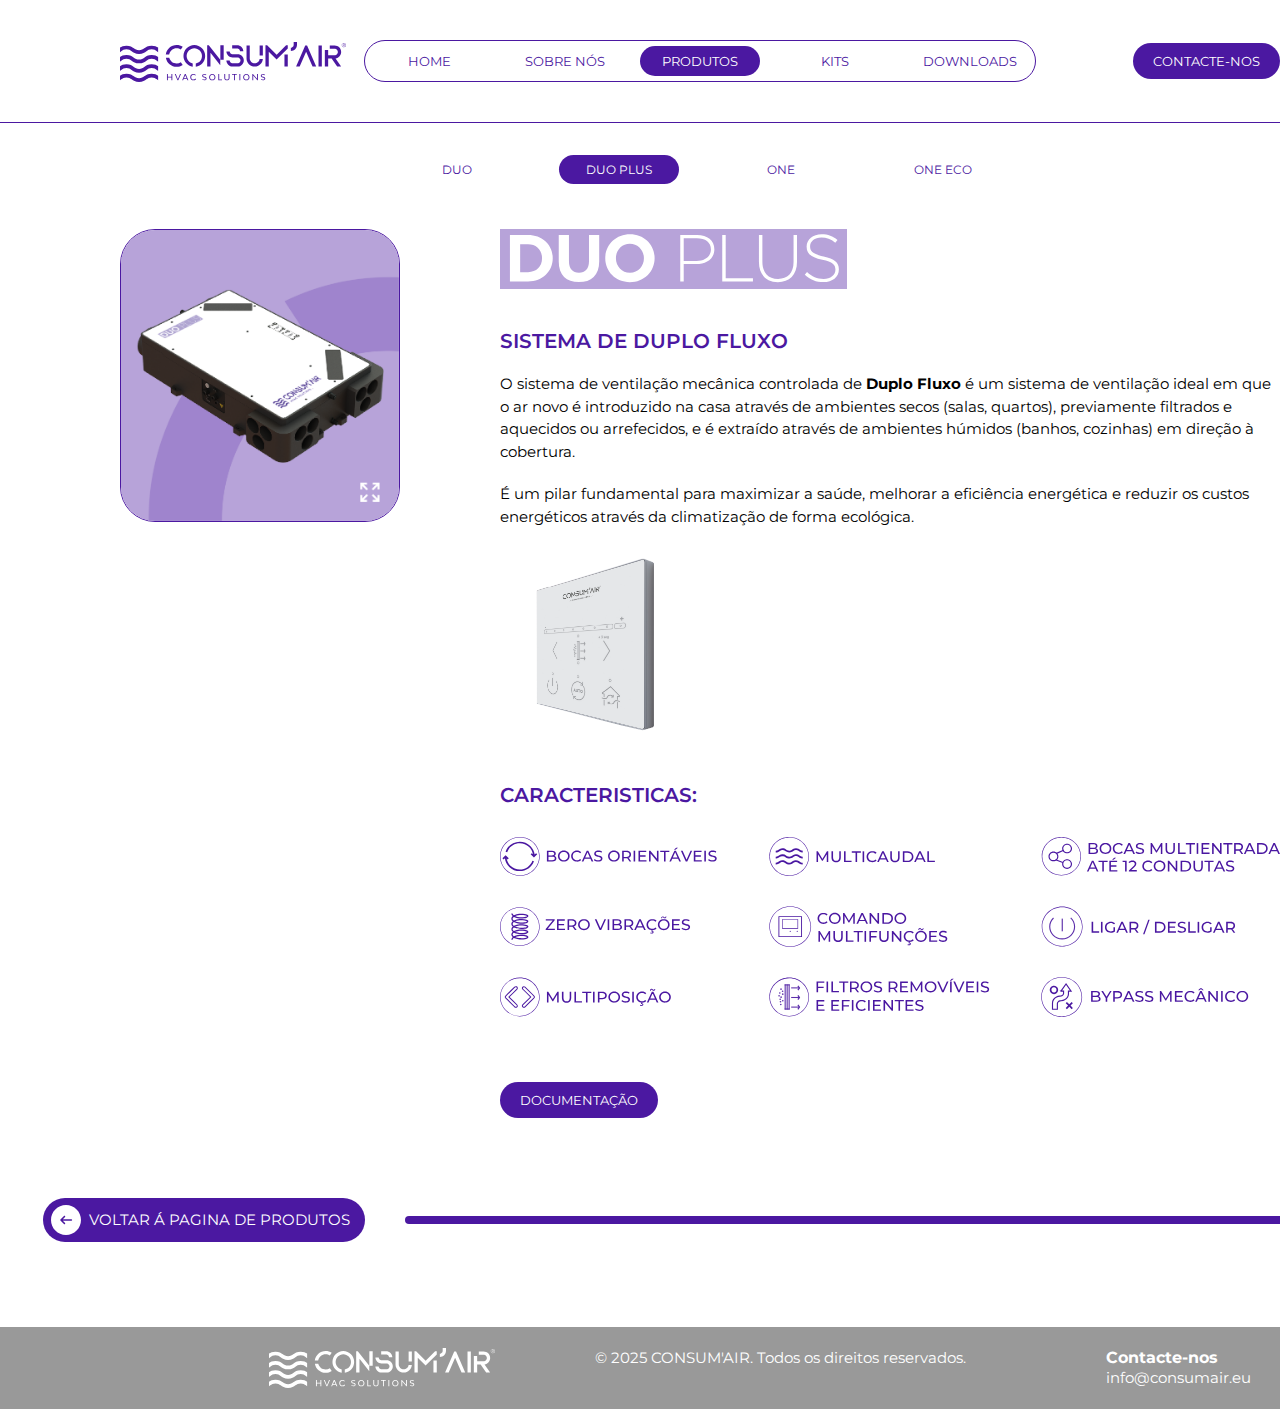
<file: duo_plus.html>
<!DOCTYPE html>
<html lang="en">
    <head>
        <script id="cookieyes" type="text/javascript" src="https://cdn-cookieyes.com/client_data/b19e4569817ea011b0476028/script.js"></script>
        <meta charset="UTF-8">
        <meta name="viewport" content="width=device-width, initial-scale=1.0">
        <title>CONSUM'AIR</title>
        <link rel="icon" type="image/png" href="./resources/images/LOGO.png">
        <link rel="stylesheet" href="./resources/css/produto_uni.css">
        <link rel="preconnect" href="https://fonts.googleapis.com">
        <link rel="preconnect" href="https://fonts.gstatic.com" crossorigin>
        <link href="https://fonts.googleapis.com/css2?family=Montserrat:ital,wght@0,100..900;1,100..900&display=swap" rel="stylesheet">

    </head>
    
    <body class="container">
        <header class="container">
            <a href="./index.html"><svg id="logo" viewBox="0 0 1866 330.189">
                <path d="M424.59,264.838h7.32v51.07h-7.32v-22.911h-29.534v22.911h-7.385v-51.07h7.385v22.016h29.534v-22.016ZM477.918,306.867l-17.737-42.028h-7.869l22.085,51.07h6.9l22.085-51.07h-7.865l-17.599,42.028ZM542.221,264.838l22.085,51.07h-7.796l-4.971-11.871h-25.399l-5.036,11.871h-7.869l22.154-51.07h6.831ZM548.987,297.963l-10.145-24.083-10.149,24.083h20.294ZM606.525,310.526c-11.252,0-18.84-8.146-18.84-20.289,0-12.009,7.519-20.017,18.909-20.017,6.554,0,11.594,2.898,14.839,6.904l4.62-4.694c-4.828-5.317-11.317-8.284-19.666-8.284-15.803,0-26.363,10.422-26.363,26.091,0,15.803,10.629,26.363,26.432,26.363,9.111,0,16.426-3.729,21.185-10.076l-5.036-4.555c-3.452,5.174-8.765,8.557-16.08,8.557ZM699.108,286.854l-3.31-.896c-5.248-1.518-9.734-3.314-9.734-8.215,0-4.486,4.14-7.523,10.491-7.523,5.317,0,9.526,1.657,13.182,4.901l3.314-5.109c-4.348-3.863-9.799-5.866-16.495-5.866-10.902,0-18.152,5.866-18.152,14.7,0,8.215,6.212,11.598,13.943,13.735l3.175.896c7.108,2.072,12.078,4.283,12.078,9.318,0,4.763-4.486,7.731-11.802,7.731-5.04,0-9.941-1.449-14.012-5.109l-2.898,5.04c4.209,4.14,10.56,6.143,17.322,6.143,11.391,0,19.048-5.797,19.048-14.492,0-9.18-8.557-13.048-16.149-15.254ZM787.845,290.375c0,15.734-10.491,26.225-26.086,26.225s-26.156-10.491-26.156-26.225,10.491-26.229,26.156-26.229,26.086,10.491,26.086,26.229ZM780.252,290.375c0-12.078-7.454-20.155-18.494-20.155-11.109,0-18.494,8.077-18.494,20.155s7.385,20.151,18.494,20.151c11.04,0,18.494-8.077,18.494-20.151ZM818.88,264.838h-7.385v51.07h30.711v-6.074h-23.326v-44.996ZM896.919,296.86c0,8.146-5.732,13.666-14.22,13.666-8.626,0-14.354-5.52-14.354-13.666v-32.022h-7.315v32.299c0,11.732,8.695,19.463,21.669,19.463s21.605-7.731,21.605-19.463v-32.299h-7.385v32.022ZM924.982,270.912h16.011v44.996h7.385v-44.996h16.015v-6.074h-39.411v6.074ZM985.703,315.908h7.385v-51.07h-7.385v51.07ZM1068.99,290.375c0,15.734-10.491,26.225-26.086,26.225s-26.156-10.491-26.156-26.225,10.491-26.229,26.156-26.229,26.086,10.491,26.086,26.229ZM1061.397,290.375c0-12.078-7.454-20.155-18.494-20.155-11.109,0-18.494,8.077-18.494,20.155s7.385,20.151,18.494,20.151c11.04,0,18.494-8.077,18.494-20.151ZM1131.221,303.349l-33.956-38.511h-4.62v51.07h7.385l-.138-38.511,33.886,38.511h4.62v-51.07h-7.385l.208,38.511ZM1183.164,286.854l-3.309-.896c-5.248-1.518-9.734-3.314-9.734-8.215,0-4.486,4.14-7.523,10.491-7.523,5.317,0,9.526,1.657,13.182,4.901l3.314-5.109c-4.348-3.863-9.799-5.866-16.496-5.866-10.902,0-18.152,5.866-18.152,14.7,0,8.215,6.212,11.598,13.943,13.735l3.175.896c7.108,2.072,12.079,4.283,12.079,9.318,0,4.763-4.486,7.731-11.802,7.731-5.04,0-9.941-1.449-14.012-5.109l-2.898,5.04c4.209,4.14,10.56,6.143,17.322,6.143,11.391,0,19.048-5.797,19.048-14.492,0-9.18-8.557-13.048-16.149-15.254ZM413.504,82.948c3.75-6.243,8.352-11.676,13.822-16.283,5.47-4.607,11.638-8.235,18.514-10.898,6.871-2.653,14.132-3.979,21.79-3.979,6.403,0,12.533.9,18.392,2.695,5.854,1.795,11.282,4.49,16.283,8.081l15.463-23.197c-14.994-9.993-31.708-14.994-50.138-14.994-11.563,0-22.461,2.03-32.688,6.093-10.232,4.064-19.33,9.604-27.298,16.635-7.963,7.031-14.568,15.346-19.798,24.954-5.236,9.604-8.549,19.953-9.955,31.043h28.113c1.251-7.181,3.75-13.897,7.499-20.15ZM493.87,201.425c8.437-2.554,16.405-6.314,23.9-11.268l-15.463-22.859c-10.157,7.031-21.715,10.546-34.675,10.546-7.345,0-14.296-1.172-20.853-3.515-6.562-2.344-12.501-5.625-17.811-9.838-5.311-4.218-9.88-9.215-13.705-14.999-3.829-5.775-6.679-12.102-8.554-18.978h-28.113c1.716,10.626,5.268,20.501,10.659,29.641,5.39,9.135,12.027,17.042,19.916,23.717,7.888,6.67,16.831,11.905,26.829,15.697,9.993,3.792,20.539,5.69,31.633,5.69,9.056,0,17.806-1.28,26.239-3.834ZM696.902,147.734c3.984-10.073,5.971-20.811,5.971-32.215,0-12.341-2.339-23.979-7.026-34.914-4.687-10.93-11.094-20.459-19.213-28.582-8.128-8.123-17.614-14.53-28.47-19.213-10.86-4.687-22.456-7.031-34.797-7.031s-23.937,2.344-34.793,7.031c-10.86,4.682-20.347,11.09-28.47,19.213s-14.525,17.652-19.213,28.582c-4.687,10.935-7.026,22.573-7.026,34.914,0,11.244,1.95,21.908,5.854,31.98,3.904,10.077,9.257,19.02,16.053,26.829,6.792,7.813,14.877,14.333,24.247,19.564,9.374,5.236,19.452,8.634,30.227,10.195v-26.712c-7.185-1.561-13.822-4.218-19.916-7.968s-11.362-8.352-15.814-13.822c-4.453-5.465-7.968-11.633-10.546-18.509-2.578-6.871-3.867-14.061-3.867-21.556,0-8.746,1.641-16.949,4.922-24.603,3.281-7.654,7.809-14.371,13.593-20.15,5.775-5.779,12.491-10.312,20.15-13.593,7.649-3.276,15.852-4.917,24.598-4.917s16.949,1.641,24.603,4.917c7.654,3.281,14.371,7.813,20.15,13.593,5.779,5.779,10.312,12.496,13.593,20.15,3.281,7.654,4.922,15.857,4.922,24.603,0,7.654-1.331,14.919-3.984,21.79-2.658,6.876-6.253,13.082-10.78,18.627-4.532,5.545-9.918,10.19-16.166,13.94-6.248,3.75-12.969,6.328-20.15,7.734v26.712c10.93-1.406,21.125-4.725,30.579-9.96,9.449-5.231,17.61-11.793,24.481-19.681,6.876-7.884,12.304-16.869,16.288-26.946ZM746.923,89.744l80.834,101.922v-44.284l-94.891-119.728h-13.358v175.027h27.415v-112.936ZM828.461,145.742h27.415V27.654h-27.415v118.088ZM1021.992,151.952c0-7.045-1.327-13.658-3.984-19.841-2.658-6.187-6.29-11.587-10.893-16.203-4.612-4.622-9.998-8.263-16.166-10.921-6.173-2.662-12.772-3.998-19.803-3.998l-41.706-.23c-3.126,0-6.089-.577-8.901-1.739-2.812-1.158-5.315-2.784-7.499-4.87-2.189-2.09-3.904-4.523-5.156-7.307-1.251-2.779-1.955-5.723-2.109-8.816h-27.41c.15,6.876,1.598,13.358,4.331,19.452,2.733,6.089,6.365,11.404,10.898,15.932,4.528,4.532,9.876,8.123,16.049,10.776,6.168,2.658,12.688,3.984,19.564,3.984l41.706.234c3.281,0,6.328.623,9.14,1.87,2.812,1.242,5.31,2.911,7.499,5.011,2.184,2.095,3.9,4.584,5.151,7.462,1.251,2.878,1.875,5.943,1.875,9.206s-.623,6.337-1.87,9.21c-1.242,2.878-2.958,5.404-5.137,7.579-2.184,2.175-4.678,3.886-7.481,5.128-2.803,1.247-5.845,1.865-9.112,1.865h-41.598c-3.272,0-6.309-.619-9.112-1.856-2.803-1.237-5.296-2.934-7.481-5.104-2.18-2.161-3.9-4.673-5.142-7.537-1.247-2.864-1.87-5.915-1.87-9.168h-27.41c0,7.031,1.326,13.63,3.989,19.798,2.658,6.173,6.299,11.601,10.912,16.283,4.617,4.687,10.016,8.362,16.194,11.015,6.182,2.658,12.791,3.984,19.831,3.984h41.772c7.045,0,13.654-1.331,19.836-3.993,6.178-2.658,11.573-6.337,16.189-11.038,4.617-4.696,8.254-10.134,10.916-16.321,2.657-6.182,3.989-12.796,3.989-19.845ZM975.951,55.519c2.892,1.237,5.428,2.901,7.617,4.987,2.184,2.086,3.904,4.561,5.156,7.42,1.247,2.864,1.875,5.92,1.875,9.163h27.41c0-7.026-1.341-13.625-4.017-19.798-2.681-6.168-6.384-11.554-11.109-16.166-4.725-4.603-10.18-8.235-16.367-10.893s-12.791-3.984-19.817-3.984h-40.769v27.415h40.769c3.281,0,6.36.619,9.252,1.856ZM1179.208,28.357h-26.707v82.709h26.707V28.357ZM1179.208,139.887h-26.942c-.628,5.151-2.076,9.918-4.336,14.291-2.269,4.373-5.198,8.165-8.788,11.362-3.595,3.206-7.734,5.742-12.416,7.617-4.687,1.875-9.609,2.812-14.764,2.812-5.62,0-10.893-1.055-15.814-3.164-4.922-2.109-9.252-4.996-13.002-8.667-3.75-3.67-6.679-7.968-8.788-12.89-2.109-4.922-3.164-10.19-3.164-15.814V28.123h-26.712v107.312c0,9.22,1.758,17.924,5.273,26.126,3.515,8.198,8.32,15.346,14.413,21.439,6.089,6.089,13.236,10.893,21.439,14.408,8.198,3.515,16.986,5.273,26.356,5.273,8.906,0,17.3-1.641,25.188-4.922,7.889-3.281,14.84-7.734,20.853-13.354,6.014-5.625,10.898-12.262,14.647-19.916,3.745-7.654,5.934-15.857,6.557-24.603ZM1529.027,28.357l-75.444,174.792h29.52l28.118-65.137,25.306-58.345,36.55,85.756,16.405,37.727h29.988l-75.21-174.792h-15.233ZM1638.683,203.149h27.415V28.123h-27.415v175.027ZM1812.397,118.177c4.143-4.776,7.392-10.18,9.74-16.203,2.348-6.028,3.52-12.407,3.52-19.142,0-7.513-1.42-14.591-4.251-21.247-2.84-6.651-6.735-12.444-11.704-17.375-4.964-4.931-10.687-8.845-17.183-11.741s-13.49-4.345-20.984-4.345h-39.831v27.176l39.831.234c3.59,0,7.026.741,10.307,2.222,3.281,1.476,6.131,3.422,8.554,5.831,2.419,2.409,4.336,5.287,5.742,8.629,1.406,3.347,2.109,6.885,2.109,10.616s-.703,7.195-2.109,10.382c-1.401,3.192-3.309,5.99-5.718,8.399-2.418,2.409-5.217,4.317-8.413,5.714-3.192,1.401-6.656,2.1-10.396,2.1h-53.265v-44.284h-27.415v138.008h27.415v-66.543l28.587.234,45.69,65.84h32.801l-46.004-66.543c6.571-.937,12.674-2.972,18.308-6.103,5.634-3.131,10.523-7.087,14.671-11.858ZM1461.073,22.852V0h-27.415v22.852c0,3.281-.619,6.36-1.856,9.252-1.237,2.892-2.901,5.428-4.987,7.617-2.086,2.184-4.561,3.904-7.42,5.156-2.864,1.247-5.92,1.875-9.163,1.875v27.41c7.026,0,13.625-1.341,19.798-4.017,6.168-2.681,11.554-6.384,16.166-11.109,4.603-4.725,8.235-10.18,10.893-16.367,2.657-6.187,3.984-12.791,3.984-19.817ZM1293.471,104.822l-.626.618-63.963-63.572-14.3-14.213h-13.822v175.027h27.415v-122.779l64.668,64.2.002-.002.002.002,64.668-64.2,2.544-2.488,24.871-22.751v-27.008h-13.822l-77.637,77.168ZM1357.516,202.681h27.415v-100.289h-27.415v100.289ZM200.3,206.265c-12.27,8.917-21.958,15.965-42.971,15.965s-30.708-7.048-42.979-15.972c-14.089-10.248-30.061-21.864-61.082-21.864-25.508,0-40.787,7.863-53.268,16.358v37.565c3.629-2.36,7.022-4.8,10.289-7.177,12.27-8.924,21.966-15.972,42.979-15.972s30.716,7.048,42.986,15.972c14.089,10.255,30.054,21.871,61.075,21.871s46.979-11.616,61.082-21.871c12.27-8.924,21.958-15.972,42.971-15.972s30.701,7.048,43,15.994c3.258,2.368,6.643,4.802,10.265,7.156v-37.572c-12.477-8.489-27.76-16.352-53.265-16.352-31.014,0-46.979,11.608-61.082,21.871ZM200.3,283.443c-12.27,8.917-21.958,15.965-42.971,15.965s-30.708-7.048-42.979-15.972c-14.089-10.248-30.061-21.864-61.082-21.864-25.508,0-40.787,7.863-53.268,16.358v37.573c3.63-2.36,7.023-4.801,10.289-7.177,12.27-8.924,21.966-15.972,42.979-15.972s30.716,7.048,42.986,15.972c14.081,10.248,30.046,21.864,61.075,21.864s46.994-11.616,61.082-21.864c12.27-8.924,21.958-15.972,42.971-15.972s30.701,7.048,42.986,15.98c3.262,2.373,6.652,4.811,10.279,7.169v-37.578c-12.477-8.489-27.76-16.352-53.265-16.352-31.014,0-46.979,11.608-61.082,21.871ZM200.3,129.079c-12.27,8.917-21.958,15.965-42.971,15.965s-30.708-7.048-42.979-15.972c-14.089-10.248-30.061-21.864-61.082-21.864-25.508,0-40.787,7.863-53.268,16.358v37.573c3.63-2.36,7.023-4.801,10.289-7.177,12.27-8.924,21.966-15.972,42.979-15.972s30.716,7.048,42.986,15.972c14.081,10.248,30.046,21.864,61.075,21.864s46.994-11.616,61.082-21.864c12.27-8.924,21.958-15.972,42.971-15.972s30.701,7.048,42.986,15.98c3.262,2.373,6.652,4.811,10.279,7.169v-37.578c-12.477-8.489-27.76-16.352-53.265-16.352-31.014,0-46.979,11.608-61.082,21.871ZM200.263,51.923c-12.256,8.91-21.944,15.943-42.935,15.943s-30.679-7.041-42.979-15.972c-14.089-10.256-30.054-21.871-61.082-21.871-25.501,0-40.778,7.861-53.268,16.36v37.571c3.63-2.36,7.023-4.801,10.289-7.177,12.27-8.924,21.966-15.972,42.979-15.972s30.716,7.048,42.986,15.972c14.081,10.248,30.046,21.864,61.075,21.864s46.994-11.616,61.082-21.864c12.27-8.924,21.958-15.972,42.971-15.972s30.701,7.048,42.986,15.98c3.262,2.373,6.652,4.811,10.279,7.169v-37.574c-12.475-8.493-27.754-16.356-53.265-16.356-31.021,0-46.986,11.616-61.118,21.9ZM1850.564,26.653l4.939,8.4h-2.538l-4.86-8.173h-3.231v8.173h-2.226V15.387h6.272c3.3,0,6.108,2.459,6.108,5.804,0,2.945-1.882,4.748-4.463,5.462ZM1848.703,24.909c2.311,0,4.103-1.587,4.103-3.717,0-2.144-1.793-3.766-4.103-3.766h-3.829v7.483h3.829ZM1866,25.247c0,9.807-7.932,17.752-17.726,17.752s-17.774-7.945-17.774-17.752,7.933-17.75,17.774-17.75,17.726,7.956,17.726,17.75ZM1863.663,25.247c0-8.477-6.933-15.629-15.388-15.629-8.524,0-15.484,7.152-15.484,15.629.021,8.49,6.959,15.666,15.484,15.666,8.456,0,15.388-7.175,15.388-15.666Z" style="fill: currentColor;"/>
            </svg></a>

             <ul class="nav-menu">
                <li><a href="./index.html">Home</a></li>
                <li><a href="./index.html#sobre_nos">Sobre nós</a></li>
                <li><a class="active_nav" href="./produtos.html">Produtos</a></li>
                <li><a href="./kits.html">Kits</a></li>
                <li><a href="./downloads.html">Downloads</a></li>
            </ul>

            <a id="contact_btt" class="button" href="./contact.html">Contacte-nos</a>
        </header>

        <main>
            <ul class="sub_menu">
                <li><a href="./duo.html">DUO</a></li>
                <li><a class="active_nav" href="./duo_plus.html">DUO PLUS</a></li>
                <li><a href="./one.html">ONE</a></li>
                <li><a href="./one_eco.html">ONE ECO</a></li>
            </ul>

            <div class="product_grid">
                <a href="#" id="openModal"><img class="product_image" src="./resources/images/DUO-PLUS-PAG-PRODUTO-01.webp" alt="DUO PLUS VMC"></a>

                <div class="product_info">
                    <img id="product_logo" src="./resources/images/DUO-PLUS-LOGO-01.svg" alt="DUO_PLUS_title">
                    <h3>SISTEMA DE DUPLO FLUXO</h3>
                    <p>O sistema de ventilação mecânica controlada de <strong>Duplo Fluxo</strong> é um sistema de ventilação ideal em que o ar novo é introduzido na casa através de ambientes secos (salas, quartos), previamente filtrados e aquecidos ou arrefecidos, e é extraído através de ambientes húmidos (banhos, cozinhas) em direção à cobertura.</p> <p>É um pilar fundamental para maximizar a saúde, melhorar a eficiência energética e reduzir os custos energéticos através da climatização de forma ecológica.</p>
                    <img id="product_drawing" src="./resources/images/COMANDO-DUO-PLUS.webp" alt="desenho_DUO_PLUS">
                    <h3>caracteristicas:</h3>
                    <img id="caracteristicas" src="./resources/images/DUO-PLUS-CARACTERISTICAS-01.svg" alt="caracteristicas_DUO_PLUS">
                    <a id="download_bttn" href="./downloads.html">documentação</a>
                </div>

            </div>

            <div id="produtos_bar" class="container">
                <a href="./produtos.html" id="produtos_bttn"><svg id="seta_bttn" viewBox="0 0 47.93 47.93"><path d="M23.96,47.93c13.23,0,23.96-10.73,23.96-23.96S37.2,0,23.96,0,0,10.73,0,23.96s10.73,23.96,23.96,23.96ZM15.08,23.15l5.61-5.61c.48-.48,1.27-.48,1.75.02h.01c.46.49.46,1.26-.02,1.73l-3.5,3.5h13.67c.68,0,1.23.55,1.23,1.23h0c0,.68-.55,1.23-1.23,1.23h-13.67l3.5,3.5c.47.47.48,1.24.02,1.72h-.01c-.48.51-1.26.51-1.75.03l-5.61-5.61c-.48-.48-.48-1.26,0-1.73Z" fill="#fff"/></svg>Voltar á pagina de produtos</a>
                <a id="bar" href="#"></a>
            </div>

        </main>

        <footer>
            <div id="footer_content">
                <svg id="logo_footer" viewBox="0 0 1866 330.189">
                    <path d="M424.59,264.838h7.32v51.07h-7.32v-22.911h-29.534v22.911h-7.385v-51.07h7.385v22.016h29.534v-22.016ZM477.918,306.867l-17.737-42.028h-7.869l22.085,51.07h6.9l22.085-51.07h-7.865l-17.599,42.028ZM542.221,264.838l22.085,51.07h-7.796l-4.971-11.871h-25.399l-5.036,11.871h-7.869l22.154-51.07h6.831ZM548.987,297.963l-10.145-24.083-10.149,24.083h20.294ZM606.525,310.526c-11.252,0-18.84-8.146-18.84-20.289,0-12.009,7.519-20.017,18.909-20.017,6.554,0,11.594,2.898,14.839,6.904l4.62-4.694c-4.828-5.317-11.317-8.284-19.666-8.284-15.803,0-26.363,10.422-26.363,26.091,0,15.803,10.629,26.363,26.432,26.363,9.111,0,16.426-3.729,21.185-10.076l-5.036-4.555c-3.452,5.174-8.765,8.557-16.08,8.557ZM699.108,286.854l-3.31-.896c-5.248-1.518-9.734-3.314-9.734-8.215,0-4.486,4.14-7.523,10.491-7.523,5.317,0,9.526,1.657,13.182,4.901l3.314-5.109c-4.348-3.863-9.799-5.866-16.495-5.866-10.902,0-18.152,5.866-18.152,14.7,0,8.215,6.212,11.598,13.943,13.735l3.175.896c7.108,2.072,12.078,4.283,12.078,9.318,0,4.763-4.486,7.731-11.802,7.731-5.04,0-9.941-1.449-14.012-5.109l-2.898,5.04c4.209,4.14,10.56,6.143,17.322,6.143,11.391,0,19.048-5.797,19.048-14.492,0-9.18-8.557-13.048-16.149-15.254ZM787.845,290.375c0,15.734-10.491,26.225-26.086,26.225s-26.156-10.491-26.156-26.225,10.491-26.229,26.156-26.229,26.086,10.491,26.086,26.229ZM780.252,290.375c0-12.078-7.454-20.155-18.494-20.155-11.109,0-18.494,8.077-18.494,20.155s7.385,20.151,18.494,20.151c11.04,0,18.494-8.077,18.494-20.151ZM818.88,264.838h-7.385v51.07h30.711v-6.074h-23.326v-44.996ZM896.919,296.86c0,8.146-5.732,13.666-14.22,13.666-8.626,0-14.354-5.52-14.354-13.666v-32.022h-7.315v32.299c0,11.732,8.695,19.463,21.669,19.463s21.605-7.731,21.605-19.463v-32.299h-7.385v32.022ZM924.982,270.912h16.011v44.996h7.385v-44.996h16.015v-6.074h-39.411v6.074ZM985.703,315.908h7.385v-51.07h-7.385v51.07ZM1068.99,290.375c0,15.734-10.491,26.225-26.086,26.225s-26.156-10.491-26.156-26.225,10.491-26.229,26.156-26.229,26.086,10.491,26.086,26.229ZM1061.397,290.375c0-12.078-7.454-20.155-18.494-20.155-11.109,0-18.494,8.077-18.494,20.155s7.385,20.151,18.494,20.151c11.04,0,18.494-8.077,18.494-20.151ZM1131.221,303.349l-33.956-38.511h-4.62v51.07h7.385l-.138-38.511,33.886,38.511h4.62v-51.07h-7.385l.208,38.511ZM1183.164,286.854l-3.309-.896c-5.248-1.518-9.734-3.314-9.734-8.215,0-4.486,4.14-7.523,10.491-7.523,5.317,0,9.526,1.657,13.182,4.901l3.314-5.109c-4.348-3.863-9.799-5.866-16.496-5.866-10.902,0-18.152,5.866-18.152,14.7,0,8.215,6.212,11.598,13.943,13.735l3.175.896c7.108,2.072,12.079,4.283,12.079,9.318,0,4.763-4.486,7.731-11.802,7.731-5.04,0-9.941-1.449-14.012-5.109l-2.898,5.04c4.209,4.14,10.56,6.143,17.322,6.143,11.391,0,19.048-5.797,19.048-14.492,0-9.18-8.557-13.048-16.149-15.254ZM413.504,82.948c3.75-6.243,8.352-11.676,13.822-16.283,5.47-4.607,11.638-8.235,18.514-10.898,6.871-2.653,14.132-3.979,21.79-3.979,6.403,0,12.533.9,18.392,2.695,5.854,1.795,11.282,4.49,16.283,8.081l15.463-23.197c-14.994-9.993-31.708-14.994-50.138-14.994-11.563,0-22.461,2.03-32.688,6.093-10.232,4.064-19.33,9.604-27.298,16.635-7.963,7.031-14.568,15.346-19.798,24.954-5.236,9.604-8.549,19.953-9.955,31.043h28.113c1.251-7.181,3.75-13.897,7.499-20.15ZM493.87,201.425c8.437-2.554,16.405-6.314,23.9-11.268l-15.463-22.859c-10.157,7.031-21.715,10.546-34.675,10.546-7.345,0-14.296-1.172-20.853-3.515-6.562-2.344-12.501-5.625-17.811-9.838-5.311-4.218-9.88-9.215-13.705-14.999-3.829-5.775-6.679-12.102-8.554-18.978h-28.113c1.716,10.626,5.268,20.501,10.659,29.641,5.39,9.135,12.027,17.042,19.916,23.717,7.888,6.67,16.831,11.905,26.829,15.697,9.993,3.792,20.539,5.69,31.633,5.69,9.056,0,17.806-1.28,26.239-3.834ZM696.902,147.734c3.984-10.073,5.971-20.811,5.971-32.215,0-12.341-2.339-23.979-7.026-34.914-4.687-10.93-11.094-20.459-19.213-28.582-8.128-8.123-17.614-14.53-28.47-19.213-10.86-4.687-22.456-7.031-34.797-7.031s-23.937,2.344-34.793,7.031c-10.86,4.682-20.347,11.09-28.47,19.213s-14.525,17.652-19.213,28.582c-4.687,10.935-7.026,22.573-7.026,34.914,0,11.244,1.95,21.908,5.854,31.98,3.904,10.077,9.257,19.02,16.053,26.829,6.792,7.813,14.877,14.333,24.247,19.564,9.374,5.236,19.452,8.634,30.227,10.195v-26.712c-7.185-1.561-13.822-4.218-19.916-7.968s-11.362-8.352-15.814-13.822c-4.453-5.465-7.968-11.633-10.546-18.509-2.578-6.871-3.867-14.061-3.867-21.556,0-8.746,1.641-16.949,4.922-24.603,3.281-7.654,7.809-14.371,13.593-20.15,5.775-5.779,12.491-10.312,20.15-13.593,7.649-3.276,15.852-4.917,24.598-4.917s16.949,1.641,24.603,4.917c7.654,3.281,14.371,7.813,20.15,13.593,5.779,5.779,10.312,12.496,13.593,20.15,3.281,7.654,4.922,15.857,4.922,24.603,0,7.654-1.331,14.919-3.984,21.79-2.658,6.876-6.253,13.082-10.78,18.627-4.532,5.545-9.918,10.19-16.166,13.94-6.248,3.75-12.969,6.328-20.15,7.734v26.712c10.93-1.406,21.125-4.725,30.579-9.96,9.449-5.231,17.61-11.793,24.481-19.681,6.876-7.884,12.304-16.869,16.288-26.946ZM746.923,89.744l80.834,101.922v-44.284l-94.891-119.728h-13.358v175.027h27.415v-112.936ZM828.461,145.742h27.415V27.654h-27.415v118.088ZM1021.992,151.952c0-7.045-1.327-13.658-3.984-19.841-2.658-6.187-6.29-11.587-10.893-16.203-4.612-4.622-9.998-8.263-16.166-10.921-6.173-2.662-12.772-3.998-19.803-3.998l-41.706-.23c-3.126,0-6.089-.577-8.901-1.739-2.812-1.158-5.315-2.784-7.499-4.87-2.189-2.09-3.904-4.523-5.156-7.307-1.251-2.779-1.955-5.723-2.109-8.816h-27.41c.15,6.876,1.598,13.358,4.331,19.452,2.733,6.089,6.365,11.404,10.898,15.932,4.528,4.532,9.876,8.123,16.049,10.776,6.168,2.658,12.688,3.984,19.564,3.984l41.706.234c3.281,0,6.328.623,9.14,1.87,2.812,1.242,5.31,2.911,7.499,5.011,2.184,2.095,3.9,4.584,5.151,7.462,1.251,2.878,1.875,5.943,1.875,9.206s-.623,6.337-1.87,9.21c-1.242,2.878-2.958,5.404-5.137,7.579-2.184,2.175-4.678,3.886-7.481,5.128-2.803,1.247-5.845,1.865-9.112,1.865h-41.598c-3.272,0-6.309-.619-9.112-1.856-2.803-1.237-5.296-2.934-7.481-5.104-2.18-2.161-3.9-4.673-5.142-7.537-1.247-2.864-1.87-5.915-1.87-9.168h-27.41c0,7.031,1.326,13.63,3.989,19.798,2.658,6.173,6.299,11.601,10.912,16.283,4.617,4.687,10.016,8.362,16.194,11.015,6.182,2.658,12.791,3.984,19.831,3.984h41.772c7.045,0,13.654-1.331,19.836-3.993,6.178-2.658,11.573-6.337,16.189-11.038,4.617-4.696,8.254-10.134,10.916-16.321,2.657-6.182,3.989-12.796,3.989-19.845ZM975.951,55.519c2.892,1.237,5.428,2.901,7.617,4.987,2.184,2.086,3.904,4.561,5.156,7.42,1.247,2.864,1.875,5.92,1.875,9.163h27.41c0-7.026-1.341-13.625-4.017-19.798-2.681-6.168-6.384-11.554-11.109-16.166-4.725-4.603-10.18-8.235-16.367-10.893s-12.791-3.984-19.817-3.984h-40.769v27.415h40.769c3.281,0,6.36.619,9.252,1.856ZM1179.208,28.357h-26.707v82.709h26.707V28.357ZM1179.208,139.887h-26.942c-.628,5.151-2.076,9.918-4.336,14.291-2.269,4.373-5.198,8.165-8.788,11.362-3.595,3.206-7.734,5.742-12.416,7.617-4.687,1.875-9.609,2.812-14.764,2.812-5.62,0-10.893-1.055-15.814-3.164-4.922-2.109-9.252-4.996-13.002-8.667-3.75-3.67-6.679-7.968-8.788-12.89-2.109-4.922-3.164-10.19-3.164-15.814V28.123h-26.712v107.312c0,9.22,1.758,17.924,5.273,26.126,3.515,8.198,8.32,15.346,14.413,21.439,6.089,6.089,13.236,10.893,21.439,14.408,8.198,3.515,16.986,5.273,26.356,5.273,8.906,0,17.3-1.641,25.188-4.922,7.889-3.281,14.84-7.734,20.853-13.354,6.014-5.625,10.898-12.262,14.647-19.916,3.745-7.654,5.934-15.857,6.557-24.603ZM1529.027,28.357l-75.444,174.792h29.52l28.118-65.137,25.306-58.345,36.55,85.756,16.405,37.727h29.988l-75.21-174.792h-15.233ZM1638.683,203.149h27.415V28.123h-27.415v175.027ZM1812.397,118.177c4.143-4.776,7.392-10.18,9.74-16.203,2.348-6.028,3.52-12.407,3.52-19.142,0-7.513-1.42-14.591-4.251-21.247-2.84-6.651-6.735-12.444-11.704-17.375-4.964-4.931-10.687-8.845-17.183-11.741s-13.49-4.345-20.984-4.345h-39.831v27.176l39.831.234c3.59,0,7.026.741,10.307,2.222,3.281,1.476,6.131,3.422,8.554,5.831,2.419,2.409,4.336,5.287,5.742,8.629,1.406,3.347,2.109,6.885,2.109,10.616s-.703,7.195-2.109,10.382c-1.401,3.192-3.309,5.99-5.718,8.399-2.418,2.409-5.217,4.317-8.413,5.714-3.192,1.401-6.656,2.1-10.396,2.1h-53.265v-44.284h-27.415v138.008h27.415v-66.543l28.587.234,45.69,65.84h32.801l-46.004-66.543c6.571-.937,12.674-2.972,18.308-6.103,5.634-3.131,10.523-7.087,14.671-11.858ZM1461.073,22.852V0h-27.415v22.852c0,3.281-.619,6.36-1.856,9.252-1.237,2.892-2.901,5.428-4.987,7.617-2.086,2.184-4.561,3.904-7.42,5.156-2.864,1.247-5.92,1.875-9.163,1.875v27.41c7.026,0,13.625-1.341,19.798-4.017,6.168-2.681,11.554-6.384,16.166-11.109,4.603-4.725,8.235-10.18,10.893-16.367,2.657-6.187,3.984-12.791,3.984-19.817ZM1293.471,104.822l-.626.618-63.963-63.572-14.3-14.213h-13.822v175.027h27.415v-122.779l64.668,64.2.002-.002.002.002,64.668-64.2,2.544-2.488,24.871-22.751v-27.008h-13.822l-77.637,77.168ZM1357.516,202.681h27.415v-100.289h-27.415v100.289ZM200.3,206.265c-12.27,8.917-21.958,15.965-42.971,15.965s-30.708-7.048-42.979-15.972c-14.089-10.248-30.061-21.864-61.082-21.864-25.508,0-40.787,7.863-53.268,16.358v37.565c3.629-2.36,7.022-4.8,10.289-7.177,12.27-8.924,21.966-15.972,42.979-15.972s30.716,7.048,42.986,15.972c14.089,10.255,30.054,21.871,61.075,21.871s46.979-11.616,61.082-21.871c12.27-8.924,21.958-15.972,42.971-15.972s30.701,7.048,43,15.994c3.258,2.368,6.643,4.802,10.265,7.156v-37.572c-12.477-8.489-27.76-16.352-53.265-16.352-31.014,0-46.979,11.608-61.082,21.871ZM200.3,283.443c-12.27,8.917-21.958,15.965-42.971,15.965s-30.708-7.048-42.979-15.972c-14.089-10.248-30.061-21.864-61.082-21.864-25.508,0-40.787,7.863-53.268,16.358v37.573c3.63-2.36,7.023-4.801,10.289-7.177,12.27-8.924,21.966-15.972,42.979-15.972s30.716,7.048,42.986,15.972c14.081,10.248,30.046,21.864,61.075,21.864s46.994-11.616,61.082-21.864c12.27-8.924,21.958-15.972,42.971-15.972s30.701,7.048,42.986,15.98c3.262,2.373,6.652,4.811,10.279,7.169v-37.578c-12.477-8.489-27.76-16.352-53.265-16.352-31.014,0-46.979,11.608-61.082,21.871ZM200.3,129.079c-12.27,8.917-21.958,15.965-42.971,15.965s-30.708-7.048-42.979-15.972c-14.089-10.248-30.061-21.864-61.082-21.864-25.508,0-40.787,7.863-53.268,16.358v37.573c3.63-2.36,7.023-4.801,10.289-7.177,12.27-8.924,21.966-15.972,42.979-15.972s30.716,7.048,42.986,15.972c14.081,10.248,30.046,21.864,61.075,21.864s46.994-11.616,61.082-21.864c12.27-8.924,21.958-15.972,42.971-15.972s30.701,7.048,42.986,15.98c3.262,2.373,6.652,4.811,10.279,7.169v-37.578c-12.477-8.489-27.76-16.352-53.265-16.352-31.014,0-46.979,11.608-61.082,21.871ZM200.263,51.923c-12.256,8.91-21.944,15.943-42.935,15.943s-30.679-7.041-42.979-15.972c-14.089-10.256-30.054-21.871-61.082-21.871-25.501,0-40.778,7.861-53.268,16.36v37.571c3.63-2.36,7.023-4.801,10.289-7.177,12.27-8.924,21.966-15.972,42.979-15.972s30.716,7.048,42.986,15.972c14.081,10.248,30.046,21.864,61.075,21.864s46.994-11.616,61.082-21.864c12.27-8.924,21.958-15.972,42.971-15.972s30.701,7.048,42.986,15.98c3.262,2.373,6.652,4.811,10.279,7.169v-37.574c-12.475-8.493-27.754-16.356-53.265-16.356-31.021,0-46.986,11.616-61.118,21.9ZM1850.564,26.653l4.939,8.4h-2.538l-4.86-8.173h-3.231v8.173h-2.226V15.387h6.272c3.3,0,6.108,2.459,6.108,5.804,0,2.945-1.882,4.748-4.463,5.462ZM1848.703,24.909c2.311,0,4.103-1.587,4.103-3.717,0-2.144-1.793-3.766-4.103-3.766h-3.829v7.483h3.829ZM1866,25.247c0,9.807-7.932,17.752-17.726,17.752s-17.774-7.945-17.774-17.752,7.933-17.75,17.774-17.75,17.726,7.956,17.726,17.75ZM1863.663,25.247c0-8.477-6.933-15.629-15.388-15.629-8.524,0-15.484,7.152-15.484,15.629.021,8.49,6.959,15.666,15.484,15.666,8.456,0,15.388-7.175,15.388-15.666Z" style="fill: currentColor;"/>
                </svg>
                <p id="footer_text">© 2025 CONSUM'AIR. Todos os direitos reservados.</p>
            </div>
            <div id="logo_footer">
                <h4>Contacte-nos</h4>
                <p>info@consumair.eu</p>
        </footer>

                        <!-- Modal overlay -->
                <div id="imageModal" style="display:none; position:fixed; z-index:1000; left:0; top:0; width:100vw; height:100vh; background:rgba(0,0,0,0.85); justify-content:center; align-items:center;">
                    <span id="closeModal" style="position:absolute; top:30px; right:40px; color:#fff; font-size:2.5rem; cursor:pointer;">&times;</span>
                    <img src="./resources/images/DUO-PLUS-EXPLODE-01.webp" alt="DUO VMC" style="max-width:90vw; max-height:90vh; box-shadow:0 0 40px #000;">
                </div>
                    <script>
                        document.getElementById('openModal').onclick = function(e) {
                            e.preventDefault();
                            document.getElementById('imageModal').style.display = 'flex';
                            document.body.style.overflow = 'hidden';
                        };
                        document.getElementById('closeModal').onclick = function() {
                            document.getElementById('imageModal').style.display = 'none';
                            document.body.style.overflow = '';
                        };
                        document.getElementById('imageModal').onclick = function(e) {
                            if (e.target === this) {
                                this.style.display = 'none';
                                document.body.style.overflow = '';
                            }
                        };
                    </script>

    </body>
</html>
</file>
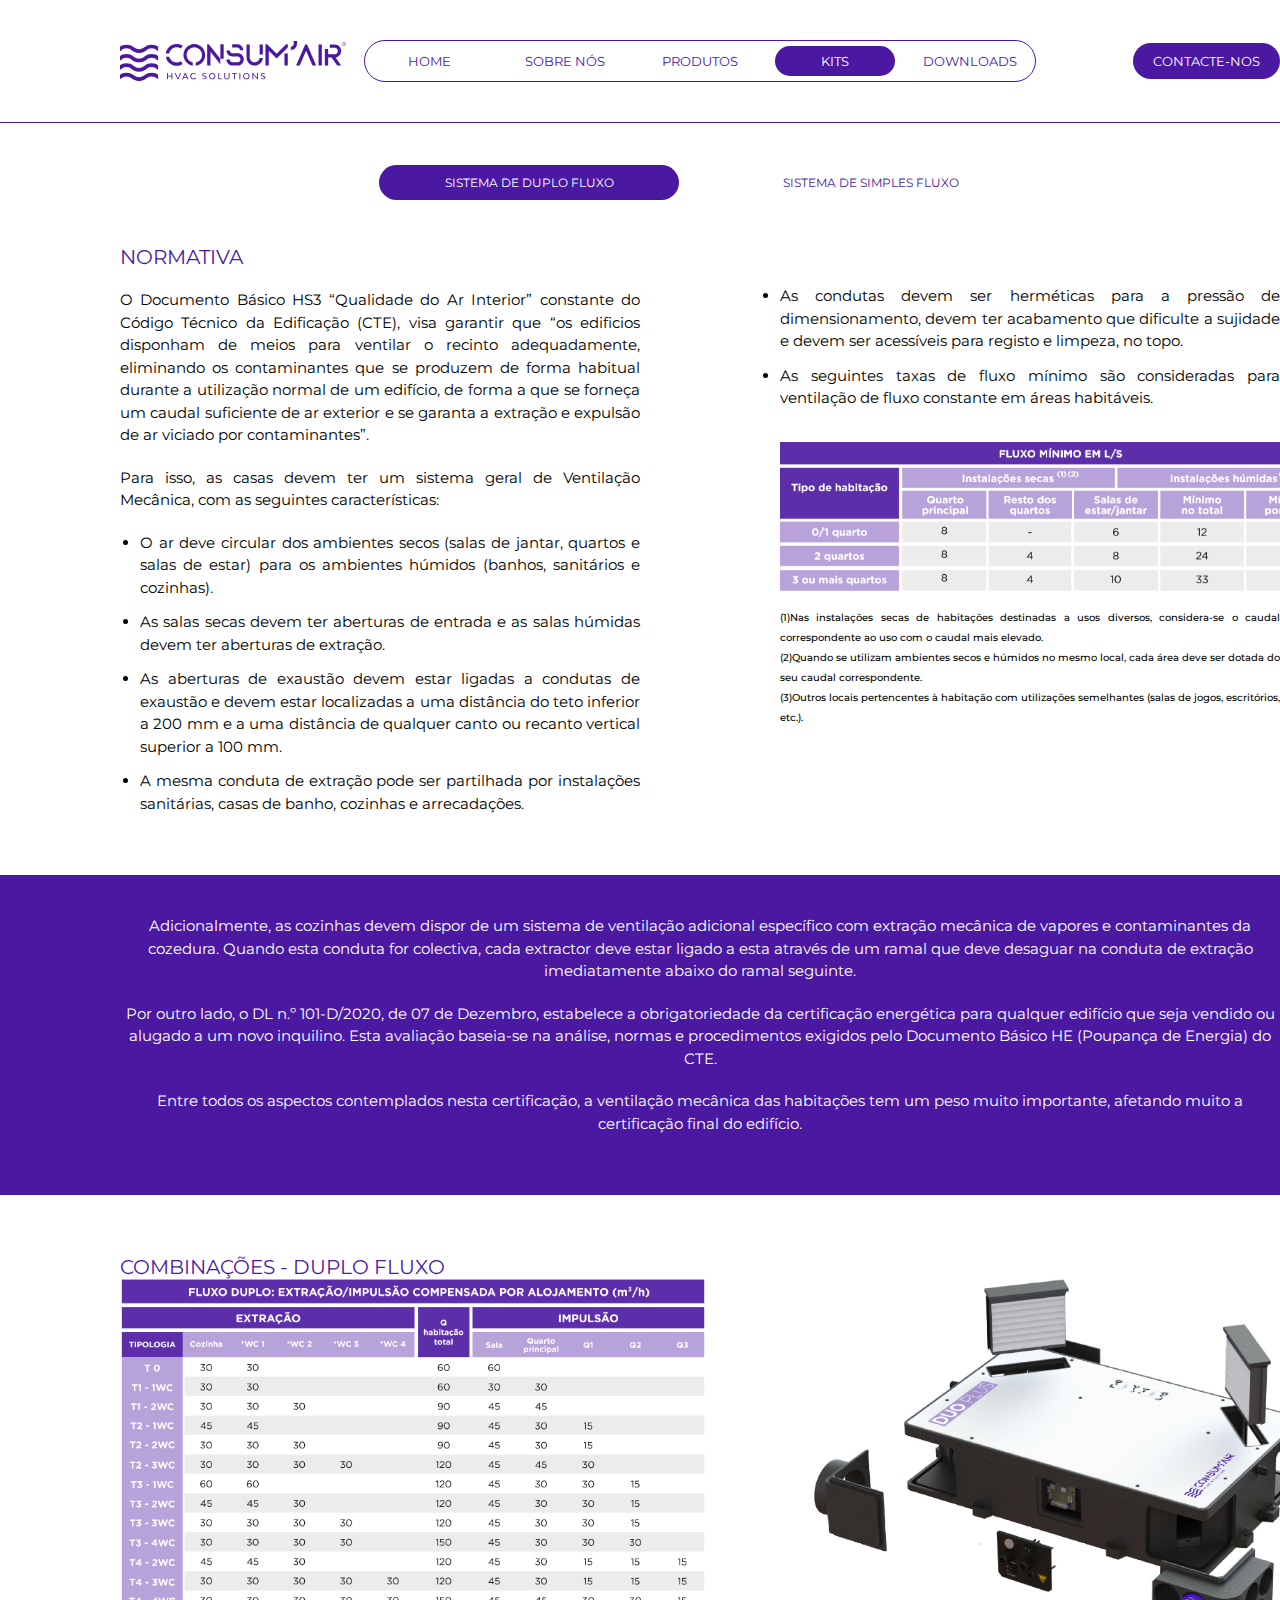
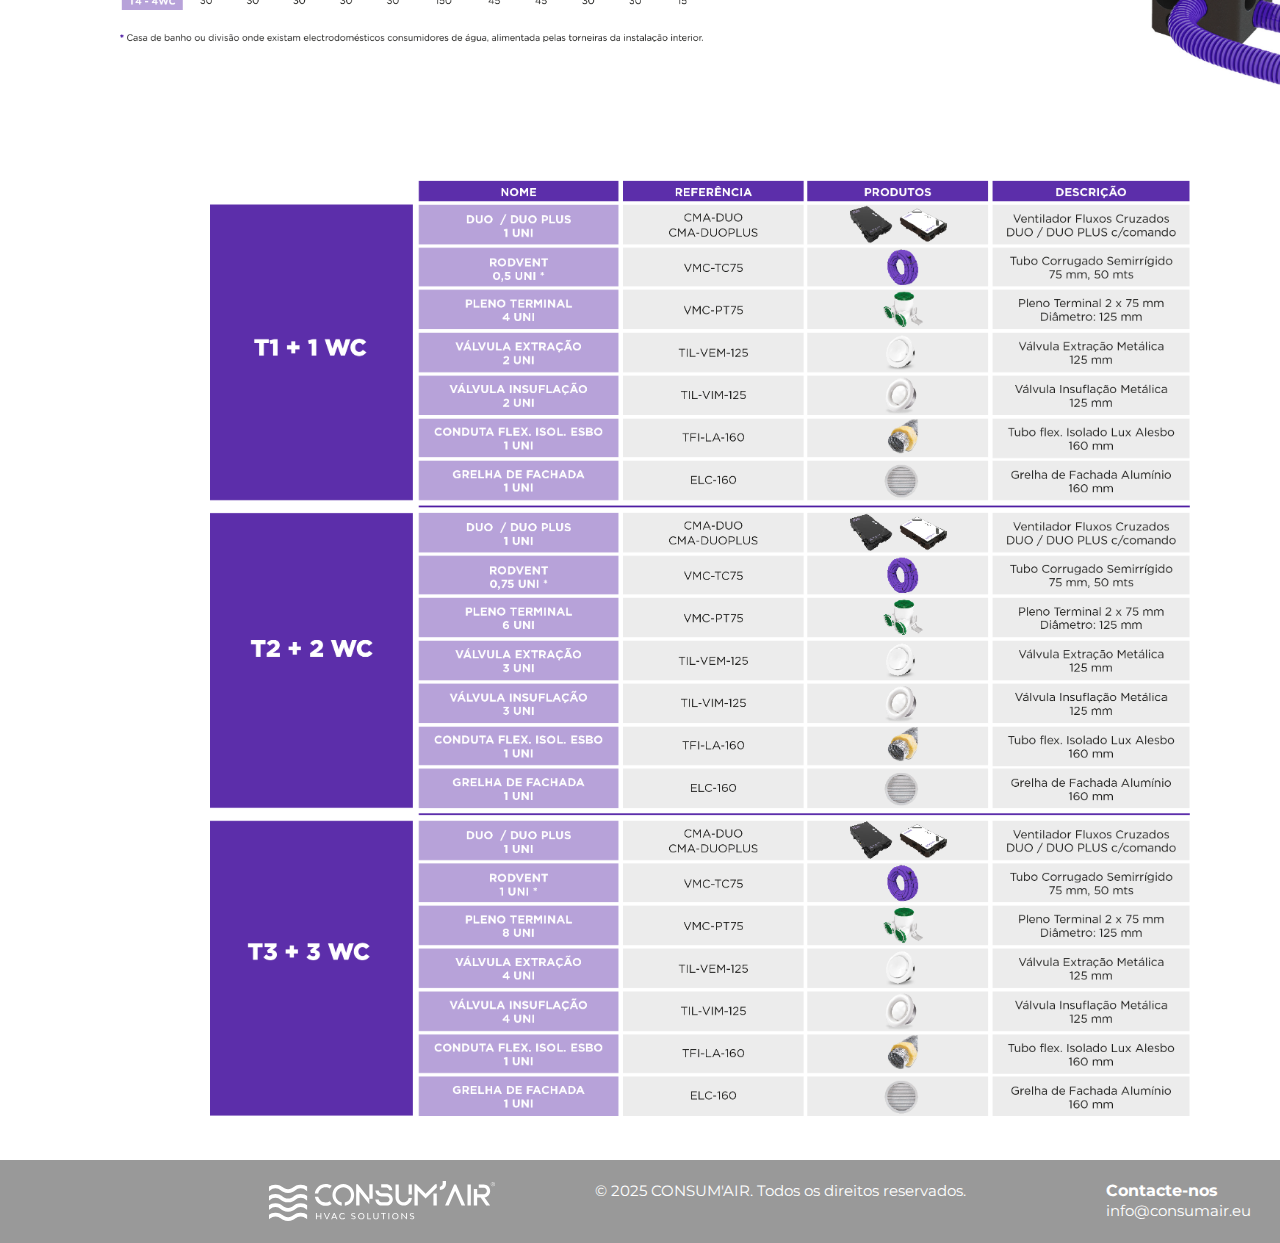
<file: kits.html>
<!DOCTYPE html>
<html lang="en">

    <head>
        <meta charset="UTF-8">
        <meta name="viewport" content="width=device-width, initial-scale=1.0">
        <title>CONSUM'AIR</title>
        <link rel="icon" type="image/png" href="./resources/images/LOGO.png">
        <link rel="stylesheet" href="./resources/css/kits.css">
        <link rel="preconnect" href="https://fonts.googleapis.com">
        <link rel="preconnect" href="https://fonts.gstatic.com" crossorigin>
        <link href="https://fonts.googleapis.com/css2?family=Montserrat:ital,wght@0,100..900;1,100..900&display=swap"
            rel="stylesheet">

    </head>

    <body class="container">
        <header class="container">
            <svg id="logo" viewBox="0 0 1866 330.189">
                <path
                    d="M424.59,264.838h7.32v51.07h-7.32v-22.911h-29.534v22.911h-7.385v-51.07h7.385v22.016h29.534v-22.016ZM477.918,306.867l-17.737-42.028h-7.869l22.085,51.07h6.9l22.085-51.07h-7.865l-17.599,42.028ZM542.221,264.838l22.085,51.07h-7.796l-4.971-11.871h-25.399l-5.036,11.871h-7.869l22.154-51.07h6.831ZM548.987,297.963l-10.145-24.083-10.149,24.083h20.294ZM606.525,310.526c-11.252,0-18.84-8.146-18.84-20.289,0-12.009,7.519-20.017,18.909-20.017,6.554,0,11.594,2.898,14.839,6.904l4.62-4.694c-4.828-5.317-11.317-8.284-19.666-8.284-15.803,0-26.363,10.422-26.363,26.091,0,15.803,10.629,26.363,26.432,26.363,9.111,0,16.426-3.729,21.185-10.076l-5.036-4.555c-3.452,5.174-8.765,8.557-16.08,8.557ZM699.108,286.854l-3.31-.896c-5.248-1.518-9.734-3.314-9.734-8.215,0-4.486,4.14-7.523,10.491-7.523,5.317,0,9.526,1.657,13.182,4.901l3.314-5.109c-4.348-3.863-9.799-5.866-16.495-5.866-10.902,0-18.152,5.866-18.152,14.7,0,8.215,6.212,11.598,13.943,13.735l3.175.896c7.108,2.072,12.078,4.283,12.078,9.318,0,4.763-4.486,7.731-11.802,7.731-5.04,0-9.941-1.449-14.012-5.109l-2.898,5.04c4.209,4.14,10.56,6.143,17.322,6.143,11.391,0,19.048-5.797,19.048-14.492,0-9.18-8.557-13.048-16.149-15.254ZM787.845,290.375c0,15.734-10.491,26.225-26.086,26.225s-26.156-10.491-26.156-26.225,10.491-26.229,26.156-26.229,26.086,10.491,26.086,26.229ZM780.252,290.375c0-12.078-7.454-20.155-18.494-20.155-11.109,0-18.494,8.077-18.494,20.155s7.385,20.151,18.494,20.151c11.04,0,18.494-8.077,18.494-20.151ZM818.88,264.838h-7.385v51.07h30.711v-6.074h-23.326v-44.996ZM896.919,296.86c0,8.146-5.732,13.666-14.22,13.666-8.626,0-14.354-5.52-14.354-13.666v-32.022h-7.315v32.299c0,11.732,8.695,19.463,21.669,19.463s21.605-7.731,21.605-19.463v-32.299h-7.385v32.022ZM924.982,270.912h16.011v44.996h7.385v-44.996h16.015v-6.074h-39.411v6.074ZM985.703,315.908h7.385v-51.07h-7.385v51.07ZM1068.99,290.375c0,15.734-10.491,26.225-26.086,26.225s-26.156-10.491-26.156-26.225,10.491-26.229,26.156-26.229,26.086,10.491,26.086,26.229ZM1061.397,290.375c0-12.078-7.454-20.155-18.494-20.155-11.109,0-18.494,8.077-18.494,20.155s7.385,20.151,18.494,20.151c11.04,0,18.494-8.077,18.494-20.151ZM1131.221,303.349l-33.956-38.511h-4.62v51.07h7.385l-.138-38.511,33.886,38.511h4.62v-51.07h-7.385l.208,38.511ZM1183.164,286.854l-3.309-.896c-5.248-1.518-9.734-3.314-9.734-8.215,0-4.486,4.14-7.523,10.491-7.523,5.317,0,9.526,1.657,13.182,4.901l3.314-5.109c-4.348-3.863-9.799-5.866-16.496-5.866-10.902,0-18.152,5.866-18.152,14.7,0,8.215,6.212,11.598,13.943,13.735l3.175.896c7.108,2.072,12.079,4.283,12.079,9.318,0,4.763-4.486,7.731-11.802,7.731-5.04,0-9.941-1.449-14.012-5.109l-2.898,5.04c4.209,4.14,10.56,6.143,17.322,6.143,11.391,0,19.048-5.797,19.048-14.492,0-9.18-8.557-13.048-16.149-15.254ZM413.504,82.948c3.75-6.243,8.352-11.676,13.822-16.283,5.47-4.607,11.638-8.235,18.514-10.898,6.871-2.653,14.132-3.979,21.79-3.979,6.403,0,12.533.9,18.392,2.695,5.854,1.795,11.282,4.49,16.283,8.081l15.463-23.197c-14.994-9.993-31.708-14.994-50.138-14.994-11.563,0-22.461,2.03-32.688,6.093-10.232,4.064-19.33,9.604-27.298,16.635-7.963,7.031-14.568,15.346-19.798,24.954-5.236,9.604-8.549,19.953-9.955,31.043h28.113c1.251-7.181,3.75-13.897,7.499-20.15ZM493.87,201.425c8.437-2.554,16.405-6.314,23.9-11.268l-15.463-22.859c-10.157,7.031-21.715,10.546-34.675,10.546-7.345,0-14.296-1.172-20.853-3.515-6.562-2.344-12.501-5.625-17.811-9.838-5.311-4.218-9.88-9.215-13.705-14.999-3.829-5.775-6.679-12.102-8.554-18.978h-28.113c1.716,10.626,5.268,20.501,10.659,29.641,5.39,9.135,12.027,17.042,19.916,23.717,7.888,6.67,16.831,11.905,26.829,15.697,9.993,3.792,20.539,5.69,31.633,5.69,9.056,0,17.806-1.28,26.239-3.834ZM696.902,147.734c3.984-10.073,5.971-20.811,5.971-32.215,0-12.341-2.339-23.979-7.026-34.914-4.687-10.93-11.094-20.459-19.213-28.582-8.128-8.123-17.614-14.53-28.47-19.213-10.86-4.687-22.456-7.031-34.797-7.031s-23.937,2.344-34.793,7.031c-10.86,4.682-20.347,11.09-28.47,19.213s-14.525,17.652-19.213,28.582c-4.687,10.935-7.026,22.573-7.026,34.914,0,11.244,1.95,21.908,5.854,31.98,3.904,10.077,9.257,19.02,16.053,26.829,6.792,7.813,14.877,14.333,24.247,19.564,9.374,5.236,19.452,8.634,30.227,10.195v-26.712c-7.185-1.561-13.822-4.218-19.916-7.968s-11.362-8.352-15.814-13.822c-4.453-5.465-7.968-11.633-10.546-18.509-2.578-6.871-3.867-14.061-3.867-21.556,0-8.746,1.641-16.949,4.922-24.603,3.281-7.654,7.809-14.371,13.593-20.15,5.775-5.779,12.491-10.312,20.15-13.593,7.649-3.276,15.852-4.917,24.598-4.917s16.949,1.641,24.603,4.917c7.654,3.281,14.371,7.813,20.15,13.593,5.779,5.779,10.312,12.496,13.593,20.15,3.281,7.654,4.922,15.857,4.922,24.603,0,7.654-1.331,14.919-3.984,21.79-2.658,6.876-6.253,13.082-10.78,18.627-4.532,5.545-9.918,10.19-16.166,13.94-6.248,3.75-12.969,6.328-20.15,7.734v26.712c10.93-1.406,21.125-4.725,30.579-9.96,9.449-5.231,17.61-11.793,24.481-19.681,6.876-7.884,12.304-16.869,16.288-26.946ZM746.923,89.744l80.834,101.922v-44.284l-94.891-119.728h-13.358v175.027h27.415v-112.936ZM828.461,145.742h27.415V27.654h-27.415v118.088ZM1021.992,151.952c0-7.045-1.327-13.658-3.984-19.841-2.658-6.187-6.29-11.587-10.893-16.203-4.612-4.622-9.998-8.263-16.166-10.921-6.173-2.662-12.772-3.998-19.803-3.998l-41.706-.23c-3.126,0-6.089-.577-8.901-1.739-2.812-1.158-5.315-2.784-7.499-4.87-2.189-2.09-3.904-4.523-5.156-7.307-1.251-2.779-1.955-5.723-2.109-8.816h-27.41c.15,6.876,1.598,13.358,4.331,19.452,2.733,6.089,6.365,11.404,10.898,15.932,4.528,4.532,9.876,8.123,16.049,10.776,6.168,2.658,12.688,3.984,19.564,3.984l41.706.234c3.281,0,6.328.623,9.14,1.87,2.812,1.242,5.31,2.911,7.499,5.011,2.184,2.095,3.9,4.584,5.151,7.462,1.251,2.878,1.875,5.943,1.875,9.206s-.623,6.337-1.87,9.21c-1.242,2.878-2.958,5.404-5.137,7.579-2.184,2.175-4.678,3.886-7.481,5.128-2.803,1.247-5.845,1.865-9.112,1.865h-41.598c-3.272,0-6.309-.619-9.112-1.856-2.803-1.237-5.296-2.934-7.481-5.104-2.18-2.161-3.9-4.673-5.142-7.537-1.247-2.864-1.87-5.915-1.87-9.168h-27.41c0,7.031,1.326,13.63,3.989,19.798,2.658,6.173,6.299,11.601,10.912,16.283,4.617,4.687,10.016,8.362,16.194,11.015,6.182,2.658,12.791,3.984,19.831,3.984h41.772c7.045,0,13.654-1.331,19.836-3.993,6.178-2.658,11.573-6.337,16.189-11.038,4.617-4.696,8.254-10.134,10.916-16.321,2.657-6.182,3.989-12.796,3.989-19.845ZM975.951,55.519c2.892,1.237,5.428,2.901,7.617,4.987,2.184,2.086,3.904,4.561,5.156,7.42,1.247,2.864,1.875,5.92,1.875,9.163h27.41c0-7.026-1.341-13.625-4.017-19.798-2.681-6.168-6.384-11.554-11.109-16.166-4.725-4.603-10.18-8.235-16.367-10.893s-12.791-3.984-19.817-3.984h-40.769v27.415h40.769c3.281,0,6.36.619,9.252,1.856ZM1179.208,28.357h-26.707v82.709h26.707V28.357ZM1179.208,139.887h-26.942c-.628,5.151-2.076,9.918-4.336,14.291-2.269,4.373-5.198,8.165-8.788,11.362-3.595,3.206-7.734,5.742-12.416,7.617-4.687,1.875-9.609,2.812-14.764,2.812-5.62,0-10.893-1.055-15.814-3.164-4.922-2.109-9.252-4.996-13.002-8.667-3.75-3.67-6.679-7.968-8.788-12.89-2.109-4.922-3.164-10.19-3.164-15.814V28.123h-26.712v107.312c0,9.22,1.758,17.924,5.273,26.126,3.515,8.198,8.32,15.346,14.413,21.439,6.089,6.089,13.236,10.893,21.439,14.408,8.198,3.515,16.986,5.273,26.356,5.273,8.906,0,17.3-1.641,25.188-4.922,7.889-3.281,14.84-7.734,20.853-13.354,6.014-5.625,10.898-12.262,14.647-19.916,3.745-7.654,5.934-15.857,6.557-24.603ZM1529.027,28.357l-75.444,174.792h29.52l28.118-65.137,25.306-58.345,36.55,85.756,16.405,37.727h29.988l-75.21-174.792h-15.233ZM1638.683,203.149h27.415V28.123h-27.415v175.027ZM1812.397,118.177c4.143-4.776,7.392-10.18,9.74-16.203,2.348-6.028,3.52-12.407,3.52-19.142,0-7.513-1.42-14.591-4.251-21.247-2.84-6.651-6.735-12.444-11.704-17.375-4.964-4.931-10.687-8.845-17.183-11.741s-13.49-4.345-20.984-4.345h-39.831v27.176l39.831.234c3.59,0,7.026.741,10.307,2.222,3.281,1.476,6.131,3.422,8.554,5.831,2.419,2.409,4.336,5.287,5.742,8.629,1.406,3.347,2.109,6.885,2.109,10.616s-.703,7.195-2.109,10.382c-1.401,3.192-3.309,5.99-5.718,8.399-2.418,2.409-5.217,4.317-8.413,5.714-3.192,1.401-6.656,2.1-10.396,2.1h-53.265v-44.284h-27.415v138.008h27.415v-66.543l28.587.234,45.69,65.84h32.801l-46.004-66.543c6.571-.937,12.674-2.972,18.308-6.103,5.634-3.131,10.523-7.087,14.671-11.858ZM1461.073,22.852V0h-27.415v22.852c0,3.281-.619,6.36-1.856,9.252-1.237,2.892-2.901,5.428-4.987,7.617-2.086,2.184-4.561,3.904-7.42,5.156-2.864,1.247-5.92,1.875-9.163,1.875v27.41c7.026,0,13.625-1.341,19.798-4.017,6.168-2.681,11.554-6.384,16.166-11.109,4.603-4.725,8.235-10.18,10.893-16.367,2.657-6.187,3.984-12.791,3.984-19.817ZM1293.471,104.822l-.626.618-63.963-63.572-14.3-14.213h-13.822v175.027h27.415v-122.779l64.668,64.2.002-.002.002.002,64.668-64.2,2.544-2.488,24.871-22.751v-27.008h-13.822l-77.637,77.168ZM1357.516,202.681h27.415v-100.289h-27.415v100.289ZM200.3,206.265c-12.27,8.917-21.958,15.965-42.971,15.965s-30.708-7.048-42.979-15.972c-14.089-10.248-30.061-21.864-61.082-21.864-25.508,0-40.787,7.863-53.268,16.358v37.565c3.629-2.36,7.022-4.8,10.289-7.177,12.27-8.924,21.966-15.972,42.979-15.972s30.716,7.048,42.986,15.972c14.089,10.255,30.054,21.871,61.075,21.871s46.979-11.616,61.082-21.871c12.27-8.924,21.958-15.972,42.971-15.972s30.701,7.048,43,15.994c3.258,2.368,6.643,4.802,10.265,7.156v-37.572c-12.477-8.489-27.76-16.352-53.265-16.352-31.014,0-46.979,11.608-61.082,21.871ZM200.3,283.443c-12.27,8.917-21.958,15.965-42.971,15.965s-30.708-7.048-42.979-15.972c-14.089-10.248-30.061-21.864-61.082-21.864-25.508,0-40.787,7.863-53.268,16.358v37.573c3.63-2.36,7.023-4.801,10.289-7.177,12.27-8.924,21.966-15.972,42.979-15.972s30.716,7.048,42.986,15.972c14.081,10.248,30.046,21.864,61.075,21.864s46.994-11.616,61.082-21.864c12.27-8.924,21.958-15.972,42.971-15.972s30.701,7.048,42.986,15.98c3.262,2.373,6.652,4.811,10.279,7.169v-37.578c-12.477-8.489-27.76-16.352-53.265-16.352-31.014,0-46.979,11.608-61.082,21.871ZM200.3,129.079c-12.27,8.917-21.958,15.965-42.971,15.965s-30.708-7.048-42.979-15.972c-14.089-10.248-30.061-21.864-61.082-21.864-25.508,0-40.787,7.863-53.268,16.358v37.573c3.63-2.36,7.023-4.801,10.289-7.177,12.27-8.924,21.966-15.972,42.979-15.972s30.716,7.048,42.986,15.972c14.081,10.248,30.046,21.864,61.075,21.864s46.994-11.616,61.082-21.864c12.27-8.924,21.958-15.972,42.971-15.972s30.701,7.048,42.986,15.98c3.262,2.373,6.652,4.811,10.279,7.169v-37.578c-12.477-8.489-27.76-16.352-53.265-16.352-31.014,0-46.979,11.608-61.082,21.871ZM200.263,51.923c-12.256,8.91-21.944,15.943-42.935,15.943s-30.679-7.041-42.979-15.972c-14.089-10.256-30.054-21.871-61.082-21.871-25.501,0-40.778,7.861-53.268,16.36v37.571c3.63-2.36,7.023-4.801,10.289-7.177,12.27-8.924,21.966-15.972,42.979-15.972s30.716,7.048,42.986,15.972c14.081,10.248,30.046,21.864,61.075,21.864s46.994-11.616,61.082-21.864c12.27-8.924,21.958-15.972,42.971-15.972s30.701,7.048,42.986,15.98c3.262,2.373,6.652,4.811,10.279,7.169v-37.574c-12.475-8.493-27.754-16.356-53.265-16.356-31.021,0-46.986,11.616-61.118,21.9ZM1850.564,26.653l4.939,8.4h-2.538l-4.86-8.173h-3.231v8.173h-2.226V15.387h6.272c3.3,0,6.108,2.459,6.108,5.804,0,2.945-1.882,4.748-4.463,5.462ZM1848.703,24.909c2.311,0,4.103-1.587,4.103-3.717,0-2.144-1.793-3.766-4.103-3.766h-3.829v7.483h3.829ZM1866,25.247c0,9.807-7.932,17.752-17.726,17.752s-17.774-7.945-17.774-17.752,7.933-17.75,17.774-17.75,17.726,7.956,17.726,17.75ZM1863.663,25.247c0-8.477-6.933-15.629-15.388-15.629-8.524,0-15.484,7.152-15.484,15.629.021,8.49,6.959,15.666,15.484,15.666,8.456,0,15.388-7.175,15.388-15.666Z"
                    style="fill: currentColor;" />
            </svg>

            <ul class="nav-menu">
                <li><a href="./index.html">Home</a></li>
                <li><a href="./index.html#sobre_nos">Sobre nós</a></li>
                <li><a href="./produtos.html">Produtos</a></li>
                <li><a class="active_nav" href="./kits.html">Kits</a></li>
                <li><a href="./downloads.html">Downloads</a></li>
            </ul>

            <a id="contact_btt" class="button" href="./contact.html">Contacte-nos</a>
        </header>



        <main class="container">

            <ul class="sub_menu">
                <li><a class="active_nav" href="#banner_2">SISTEMA DE DUPLO FLUXO</a></li>
                <li><a href="./kits_simples.html">SISTEMA DE SIMPLES FLUXO</a></li>
            </ul>

            <div class="grid_2">
                <div class="content">
                    <h3>NORMATIVA</h3>
                    <p>O Documento Básico HS3 “Qualidade do Ar Interior” constante do Código Técnico da Edificação (CTE),
                        visa garantir que “os edificios disponham de meios para ventilar o recinto adequadamente, eliminando
                        os contaminantes que se produzem de forma habitual durante a utilização normal de um edifício, de
                        forma a que se forneça um caudal suficiente de ar exterior e se garanta a extração e expulsão de ar
                        viciado por contaminantes”.</p>
                    <p>Para isso, as casas devem ter um sistema geral de Ventilação Mecânica, com as seguintes
                        características:</p>

                    <ul>
                        <li> O ar deve circular dos ambientes secos (salas de jantar, quartos e salas de estar) para os
                            ambientes húmidos (banhos, sanitários e cozinhas).
                        <li> As salas secas devem ter aberturas de entrada e as salas húmidas devem ter aberturas de
                            extração.
                        <li> As aberturas de exaustão devem estar ligadas a condutas de exaustão e devem estar localizadas a
                            uma distância do teto inferior a 200 mm e a uma distância de qualquer canto ou recanto vertical
                            superior a 100 mm.
                        <li> A mesma conduta de extração pode ser partilhada por instalações sanitárias, casas de banho,
                            cozinhas e arrecadações.
                    </ul>

                </div>

                <div class="content right">
                    <ul>
                        <li> As condutas devem ser herméticas para a pressão de dimensionamento, devem ter acabamento que
                            dificulte a sujidade e devem ser acessíveis para registo e limpeza, no topo.
                        <li> As seguintes taxas de fluxo mínimo são consideradas para ventilação de fluxo constante em áreas
                            habitáveis.</li>
                        <img src="./resources/images/KITS-TABELA-NORMATIVA-01.webp" alt="tabela seleção de kits">
                        <h6>(1)Nas instalações secas de habitações destinadas a usos diversos, considera-se o caudal
                            correspondente ao uso com o caudal mais elevado.<br>(2)Quando se utilizam ambientes secos e
                            húmidos no mesmo local, cada área deve ser dotada do seu caudal correspondente.<br>(3)Outros
                            locais pertencentes à habitação com utilizações semelhantes (salas de jogos, escritórios, etc.).
                        </h6>
                    </ul>
                </div>
            </div>

            <div class="banner">
                <p>Adicionalmente, as cozinhas devem dispor de um sistema de ventilação adicional específico com extração
                    mecânica de vapores e contaminantes da cozedura. Quando esta conduta for colectiva, cada extractor deve
                    estar ligado a esta através de um ramal que deve desaguar na conduta de extração imediatamente abaixo do
                    ramal seguinte.</p>
                <p>Por outro lado, o DL n.º 101-D/2020, de 07 de Dezembro, estabelece a obrigatoriedade da certificação
                    energética para qualquer edifício que seja vendido ou alugado a um novo inquilino. Esta avaliação
                    baseia-se na análise, normas e procedimentos exigidos pelo Documento Básico HE (Poupança de Energia) do
                    CTE.</p>
                <p>Entre todos os aspectos contemplados nesta certificação, a ventilação mecânica das habitações tem um peso
                    muito importante, afetando muito a certificação final do edifício.</p>
            </div>

            <div class="banner_2" id="banner_2">
                <h3>Combinações - duplo fluxo</h3>
                <img src="./resources/images/KITS-DUPLO-01.webp" alt="tabela de seleção de kits">
            </div>

            <div class="banner_3">
                <img src="./resources/images/KITS-DUPLO-COMB-01.webp" alt="tabela de combinação de kits">
            </div>

        </main>

        <footer>
            <div id="footer_content">
                <svg id="logo_footer" viewBox="0 0 1866 330.189">
                    <path
                        d="M424.59,264.838h7.32v51.07h-7.32v-22.911h-29.534v22.911h-7.385v-51.07h7.385v22.016h29.534v-22.016ZM477.918,306.867l-17.737-42.028h-7.869l22.085,51.07h6.9l22.085-51.07h-7.865l-17.599,42.028ZM542.221,264.838l22.085,51.07h-7.796l-4.971-11.871h-25.399l-5.036,11.871h-7.869l22.154-51.07h6.831ZM548.987,297.963l-10.145-24.083-10.149,24.083h20.294ZM606.525,310.526c-11.252,0-18.84-8.146-18.84-20.289,0-12.009,7.519-20.017,18.909-20.017,6.554,0,11.594,2.898,14.839,6.904l4.62-4.694c-4.828-5.317-11.317-8.284-19.666-8.284-15.803,0-26.363,10.422-26.363,26.091,0,15.803,10.629,26.363,26.432,26.363,9.111,0,16.426-3.729,21.185-10.076l-5.036-4.555c-3.452,5.174-8.765,8.557-16.08,8.557ZM699.108,286.854l-3.31-.896c-5.248-1.518-9.734-3.314-9.734-8.215,0-4.486,4.14-7.523,10.491-7.523,5.317,0,9.526,1.657,13.182,4.901l3.314-5.109c-4.348-3.863-9.799-5.866-16.495-5.866-10.902,0-18.152,5.866-18.152,14.7,0,8.215,6.212,11.598,13.943,13.735l3.175.896c7.108,2.072,12.078,4.283,12.078,9.318,0,4.763-4.486,7.731-11.802,7.731-5.04,0-9.941-1.449-14.012-5.109l-2.898,5.04c4.209,4.14,10.56,6.143,17.322,6.143,11.391,0,19.048-5.797,19.048-14.492,0-9.18-8.557-13.048-16.149-15.254ZM787.845,290.375c0,15.734-10.491,26.225-26.086,26.225s-26.156-10.491-26.156-26.225,10.491-26.229,26.156-26.229,26.086,10.491,26.086,26.229ZM780.252,290.375c0-12.078-7.454-20.155-18.494-20.155-11.109,0-18.494,8.077-18.494,20.155s7.385,20.151,18.494,20.151c11.04,0,18.494-8.077,18.494-20.151ZM818.88,264.838h-7.385v51.07h30.711v-6.074h-23.326v-44.996ZM896.919,296.86c0,8.146-5.732,13.666-14.22,13.666-8.626,0-14.354-5.52-14.354-13.666v-32.022h-7.315v32.299c0,11.732,8.695,19.463,21.669,19.463s21.605-7.731,21.605-19.463v-32.299h-7.385v32.022ZM924.982,270.912h16.011v44.996h7.385v-44.996h16.015v-6.074h-39.411v6.074ZM985.703,315.908h7.385v-51.07h-7.385v51.07ZM1068.99,290.375c0,15.734-10.491,26.225-26.086,26.225s-26.156-10.491-26.156-26.225,10.491-26.229,26.156-26.229,26.086,10.491,26.086,26.229ZM1061.397,290.375c0-12.078-7.454-20.155-18.494-20.155-11.109,0-18.494,8.077-18.494,20.155s7.385,20.151,18.494,20.151c11.04,0,18.494-8.077,18.494-20.151ZM1131.221,303.349l-33.956-38.511h-4.62v51.07h7.385l-.138-38.511,33.886,38.511h4.62v-51.07h-7.385l.208,38.511ZM1183.164,286.854l-3.309-.896c-5.248-1.518-9.734-3.314-9.734-8.215,0-4.486,4.14-7.523,10.491-7.523,5.317,0,9.526,1.657,13.182,4.901l3.314-5.109c-4.348-3.863-9.799-5.866-16.496-5.866-10.902,0-18.152,5.866-18.152,14.7,0,8.215,6.212,11.598,13.943,13.735l3.175.896c7.108,2.072,12.079,4.283,12.079,9.318,0,4.763-4.486,7.731-11.802,7.731-5.04,0-9.941-1.449-14.012-5.109l-2.898,5.04c4.209,4.14,10.56,6.143,17.322,6.143,11.391,0,19.048-5.797,19.048-14.492,0-9.18-8.557-13.048-16.149-15.254ZM413.504,82.948c3.75-6.243,8.352-11.676,13.822-16.283,5.47-4.607,11.638-8.235,18.514-10.898,6.871-2.653,14.132-3.979,21.79-3.979,6.403,0,12.533.9,18.392,2.695,5.854,1.795,11.282,4.49,16.283,8.081l15.463-23.197c-14.994-9.993-31.708-14.994-50.138-14.994-11.563,0-22.461,2.03-32.688,6.093-10.232,4.064-19.33,9.604-27.298,16.635-7.963,7.031-14.568,15.346-19.798,24.954-5.236,9.604-8.549,19.953-9.955,31.043h28.113c1.251-7.181,3.75-13.897,7.499-20.15ZM493.87,201.425c8.437-2.554,16.405-6.314,23.9-11.268l-15.463-22.859c-10.157,7.031-21.715,10.546-34.675,10.546-7.345,0-14.296-1.172-20.853-3.515-6.562-2.344-12.501-5.625-17.811-9.838-5.311-4.218-9.88-9.215-13.705-14.999-3.829-5.775-6.679-12.102-8.554-18.978h-28.113c1.716,10.626,5.268,20.501,10.659,29.641,5.39,9.135,12.027,17.042,19.916,23.717,7.888,6.67,16.831,11.905,26.829,15.697,9.993,3.792,20.539,5.69,31.633,5.69,9.056,0,17.806-1.28,26.239-3.834ZM696.902,147.734c3.984-10.073,5.971-20.811,5.971-32.215,0-12.341-2.339-23.979-7.026-34.914-4.687-10.93-11.094-20.459-19.213-28.582-8.128-8.123-17.614-14.53-28.47-19.213-10.86-4.687-22.456-7.031-34.797-7.031s-23.937,2.344-34.793,7.031c-10.86,4.682-20.347,11.09-28.47,19.213s-14.525,17.652-19.213,28.582c-4.687,10.935-7.026,22.573-7.026,34.914,0,11.244,1.95,21.908,5.854,31.98,3.904,10.077,9.257,19.02,16.053,26.829,6.792,7.813,14.877,14.333,24.247,19.564,9.374,5.236,19.452,8.634,30.227,10.195v-26.712c-7.185-1.561-13.822-4.218-19.916-7.968s-11.362-8.352-15.814-13.822c-4.453-5.465-7.968-11.633-10.546-18.509-2.578-6.871-3.867-14.061-3.867-21.556,0-8.746,1.641-16.949,4.922-24.603,3.281-7.654,7.809-14.371,13.593-20.15,5.775-5.779,12.491-10.312,20.15-13.593,7.649-3.276,15.852-4.917,24.598-4.917s16.949,1.641,24.603,4.917c7.654,3.281,14.371,7.813,20.15,13.593,5.779,5.779,10.312,12.496,13.593,20.15,3.281,7.654,4.922,15.857,4.922,24.603,0,7.654-1.331,14.919-3.984,21.79-2.658,6.876-6.253,13.082-10.78,18.627-4.532,5.545-9.918,10.19-16.166,13.94-6.248,3.75-12.969,6.328-20.15,7.734v26.712c10.93-1.406,21.125-4.725,30.579-9.96,9.449-5.231,17.61-11.793,24.481-19.681,6.876-7.884,12.304-16.869,16.288-26.946ZM746.923,89.744l80.834,101.922v-44.284l-94.891-119.728h-13.358v175.027h27.415v-112.936ZM828.461,145.742h27.415V27.654h-27.415v118.088ZM1021.992,151.952c0-7.045-1.327-13.658-3.984-19.841-2.658-6.187-6.29-11.587-10.893-16.203-4.612-4.622-9.998-8.263-16.166-10.921-6.173-2.662-12.772-3.998-19.803-3.998l-41.706-.23c-3.126,0-6.089-.577-8.901-1.739-2.812-1.158-5.315-2.784-7.499-4.87-2.189-2.09-3.904-4.523-5.156-7.307-1.251-2.779-1.955-5.723-2.109-8.816h-27.41c.15,6.876,1.598,13.358,4.331,19.452,2.733,6.089,6.365,11.404,10.898,15.932,4.528,4.532,9.876,8.123,16.049,10.776,6.168,2.658,12.688,3.984,19.564,3.984l41.706.234c3.281,0,6.328.623,9.14,1.87,2.812,1.242,5.31,2.911,7.499,5.011,2.184,2.095,3.9,4.584,5.151,7.462,1.251,2.878,1.875,5.943,1.875,9.206s-.623,6.337-1.87,9.21c-1.242,2.878-2.958,5.404-5.137,7.579-2.184,2.175-4.678,3.886-7.481,5.128-2.803,1.247-5.845,1.865-9.112,1.865h-41.598c-3.272,0-6.309-.619-9.112-1.856-2.803-1.237-5.296-2.934-7.481-5.104-2.18-2.161-3.9-4.673-5.142-7.537-1.247-2.864-1.87-5.915-1.87-9.168h-27.41c0,7.031,1.326,13.63,3.989,19.798,2.658,6.173,6.299,11.601,10.912,16.283,4.617,4.687,10.016,8.362,16.194,11.015,6.182,2.658,12.791,3.984,19.831,3.984h41.772c7.045,0,13.654-1.331,19.836-3.993,6.178-2.658,11.573-6.337,16.189-11.038,4.617-4.696,8.254-10.134,10.916-16.321,2.657-6.182,3.989-12.796,3.989-19.845ZM975.951,55.519c2.892,1.237,5.428,2.901,7.617,4.987,2.184,2.086,3.904,4.561,5.156,7.42,1.247,2.864,1.875,5.92,1.875,9.163h27.41c0-7.026-1.341-13.625-4.017-19.798-2.681-6.168-6.384-11.554-11.109-16.166-4.725-4.603-10.18-8.235-16.367-10.893s-12.791-3.984-19.817-3.984h-40.769v27.415h40.769c3.281,0,6.36.619,9.252,1.856ZM1179.208,28.357h-26.707v82.709h26.707V28.357ZM1179.208,139.887h-26.942c-.628,5.151-2.076,9.918-4.336,14.291-2.269,4.373-5.198,8.165-8.788,11.362-3.595,3.206-7.734,5.742-12.416,7.617-4.687,1.875-9.609,2.812-14.764,2.812-5.62,0-10.893-1.055-15.814-3.164-4.922-2.109-9.252-4.996-13.002-8.667-3.75-3.67-6.679-7.968-8.788-12.89-2.109-4.922-3.164-10.19-3.164-15.814V28.123h-26.712v107.312c0,9.22,1.758,17.924,5.273,26.126,3.515,8.198,8.32,15.346,14.413,21.439,6.089,6.089,13.236,10.893,21.439,14.408,8.198,3.515,16.986,5.273,26.356,5.273,8.906,0,17.3-1.641,25.188-4.922,7.889-3.281,14.84-7.734,20.853-13.354,6.014-5.625,10.898-12.262,14.647-19.916,3.745-7.654,5.934-15.857,6.557-24.603ZM1529.027,28.357l-75.444,174.792h29.52l28.118-65.137,25.306-58.345,36.55,85.756,16.405,37.727h29.988l-75.21-174.792h-15.233ZM1638.683,203.149h27.415V28.123h-27.415v175.027ZM1812.397,118.177c4.143-4.776,7.392-10.18,9.74-16.203,2.348-6.028,3.52-12.407,3.52-19.142,0-7.513-1.42-14.591-4.251-21.247-2.84-6.651-6.735-12.444-11.704-17.375-4.964-4.931-10.687-8.845-17.183-11.741s-13.49-4.345-20.984-4.345h-39.831v27.176l39.831.234c3.59,0,7.026.741,10.307,2.222,3.281,1.476,6.131,3.422,8.554,5.831,2.419,2.409,4.336,5.287,5.742,8.629,1.406,3.347,2.109,6.885,2.109,10.616s-.703,7.195-2.109,10.382c-1.401,3.192-3.309,5.99-5.718,8.399-2.418,2.409-5.217,4.317-8.413,5.714-3.192,1.401-6.656,2.1-10.396,2.1h-53.265v-44.284h-27.415v138.008h27.415v-66.543l28.587.234,45.69,65.84h32.801l-46.004-66.543c6.571-.937,12.674-2.972,18.308-6.103,5.634-3.131,10.523-7.087,14.671-11.858ZM1461.073,22.852V0h-27.415v22.852c0,3.281-.619,6.36-1.856,9.252-1.237,2.892-2.901,5.428-4.987,7.617-2.086,2.184-4.561,3.904-7.42,5.156-2.864,1.247-5.92,1.875-9.163,1.875v27.41c7.026,0,13.625-1.341,19.798-4.017,6.168-2.681,11.554-6.384,16.166-11.109,4.603-4.725,8.235-10.18,10.893-16.367,2.657-6.187,3.984-12.791,3.984-19.817ZM1293.471,104.822l-.626.618-63.963-63.572-14.3-14.213h-13.822v175.027h27.415v-122.779l64.668,64.2.002-.002.002.002,64.668-64.2,2.544-2.488,24.871-22.751v-27.008h-13.822l-77.637,77.168ZM1357.516,202.681h27.415v-100.289h-27.415v100.289ZM200.3,206.265c-12.27,8.917-21.958,15.965-42.971,15.965s-30.708-7.048-42.979-15.972c-14.089-10.248-30.061-21.864-61.082-21.864-25.508,0-40.787,7.863-53.268,16.358v37.565c3.629-2.36,7.022-4.8,10.289-7.177,12.27-8.924,21.966-15.972,42.979-15.972s30.716,7.048,42.986,15.972c14.089,10.255,30.054,21.871,61.075,21.871s46.979-11.616,61.082-21.871c12.27-8.924,21.958-15.972,42.971-15.972s30.701,7.048,43,15.994c3.258,2.368,6.643,4.802,10.265,7.156v-37.572c-12.477-8.489-27.76-16.352-53.265-16.352-31.014,0-46.979,11.608-61.082,21.871ZM200.3,283.443c-12.27,8.917-21.958,15.965-42.971,15.965s-30.708-7.048-42.979-15.972c-14.089-10.248-30.061-21.864-61.082-21.864-25.508,0-40.787,7.863-53.268,16.358v37.573c3.63-2.36,7.023-4.801,10.289-7.177,12.27-8.924,21.966-15.972,42.979-15.972s30.716,7.048,42.986,15.972c14.081,10.248,30.046,21.864,61.075,21.864s46.994-11.616,61.082-21.864c12.27-8.924,21.958-15.972,42.971-15.972s30.701,7.048,42.986,15.98c3.262,2.373,6.652,4.811,10.279,7.169v-37.578c-12.477-8.489-27.76-16.352-53.265-16.352-31.014,0-46.979,11.608-61.082,21.871ZM200.3,129.079c-12.27,8.917-21.958,15.965-42.971,15.965s-30.708-7.048-42.979-15.972c-14.089-10.248-30.061-21.864-61.082-21.864-25.508,0-40.787,7.863-53.268,16.358v37.573c3.63-2.36,7.023-4.801,10.289-7.177,12.27-8.924,21.966-15.972,42.979-15.972s30.716,7.048,42.986,15.972c14.081,10.248,30.046,21.864,61.075,21.864s46.994-11.616,61.082-21.864c12.27-8.924,21.958-15.972,42.971-15.972s30.701,7.048,42.986,15.98c3.262,2.373,6.652,4.811,10.279,7.169v-37.578c-12.477-8.489-27.76-16.352-53.265-16.352-31.014,0-46.979,11.608-61.082,21.871ZM200.263,51.923c-12.256,8.91-21.944,15.943-42.935,15.943s-30.679-7.041-42.979-15.972c-14.089-10.256-30.054-21.871-61.082-21.871-25.501,0-40.778,7.861-53.268,16.36v37.571c3.63-2.36,7.023-4.801,10.289-7.177,12.27-8.924,21.966-15.972,42.979-15.972s30.716,7.048,42.986,15.972c14.081,10.248,30.046,21.864,61.075,21.864s46.994-11.616,61.082-21.864c12.27-8.924,21.958-15.972,42.971-15.972s30.701,7.048,42.986,15.98c3.262,2.373,6.652,4.811,10.279,7.169v-37.574c-12.475-8.493-27.754-16.356-53.265-16.356-31.021,0-46.986,11.616-61.118,21.9ZM1850.564,26.653l4.939,8.4h-2.538l-4.86-8.173h-3.231v8.173h-2.226V15.387h6.272c3.3,0,6.108,2.459,6.108,5.804,0,2.945-1.882,4.748-4.463,5.462ZM1848.703,24.909c2.311,0,4.103-1.587,4.103-3.717,0-2.144-1.793-3.766-4.103-3.766h-3.829v7.483h3.829ZM1866,25.247c0,9.807-7.932,17.752-17.726,17.752s-17.774-7.945-17.774-17.752,7.933-17.75,17.774-17.75,17.726,7.956,17.726,17.75ZM1863.663,25.247c0-8.477-6.933-15.629-15.388-15.629-8.524,0-15.484,7.152-15.484,15.629.021,8.49,6.959,15.666,15.484,15.666,8.456,0,15.388-7.175,15.388-15.666Z"
                        style="fill: currentColor;" />
                </svg>
                <p id="footer_text">© 2025 CONSUM'AIR. Todos os direitos reservados.</p>
            </div>
            <div id="logo_footer">
                <h4>Contacte-nos</h4>
                <p>info@consumair.eu</p>
            </div>
        </footer>
        
        <script>
            
        </script>

    </body>

</html>
</file>
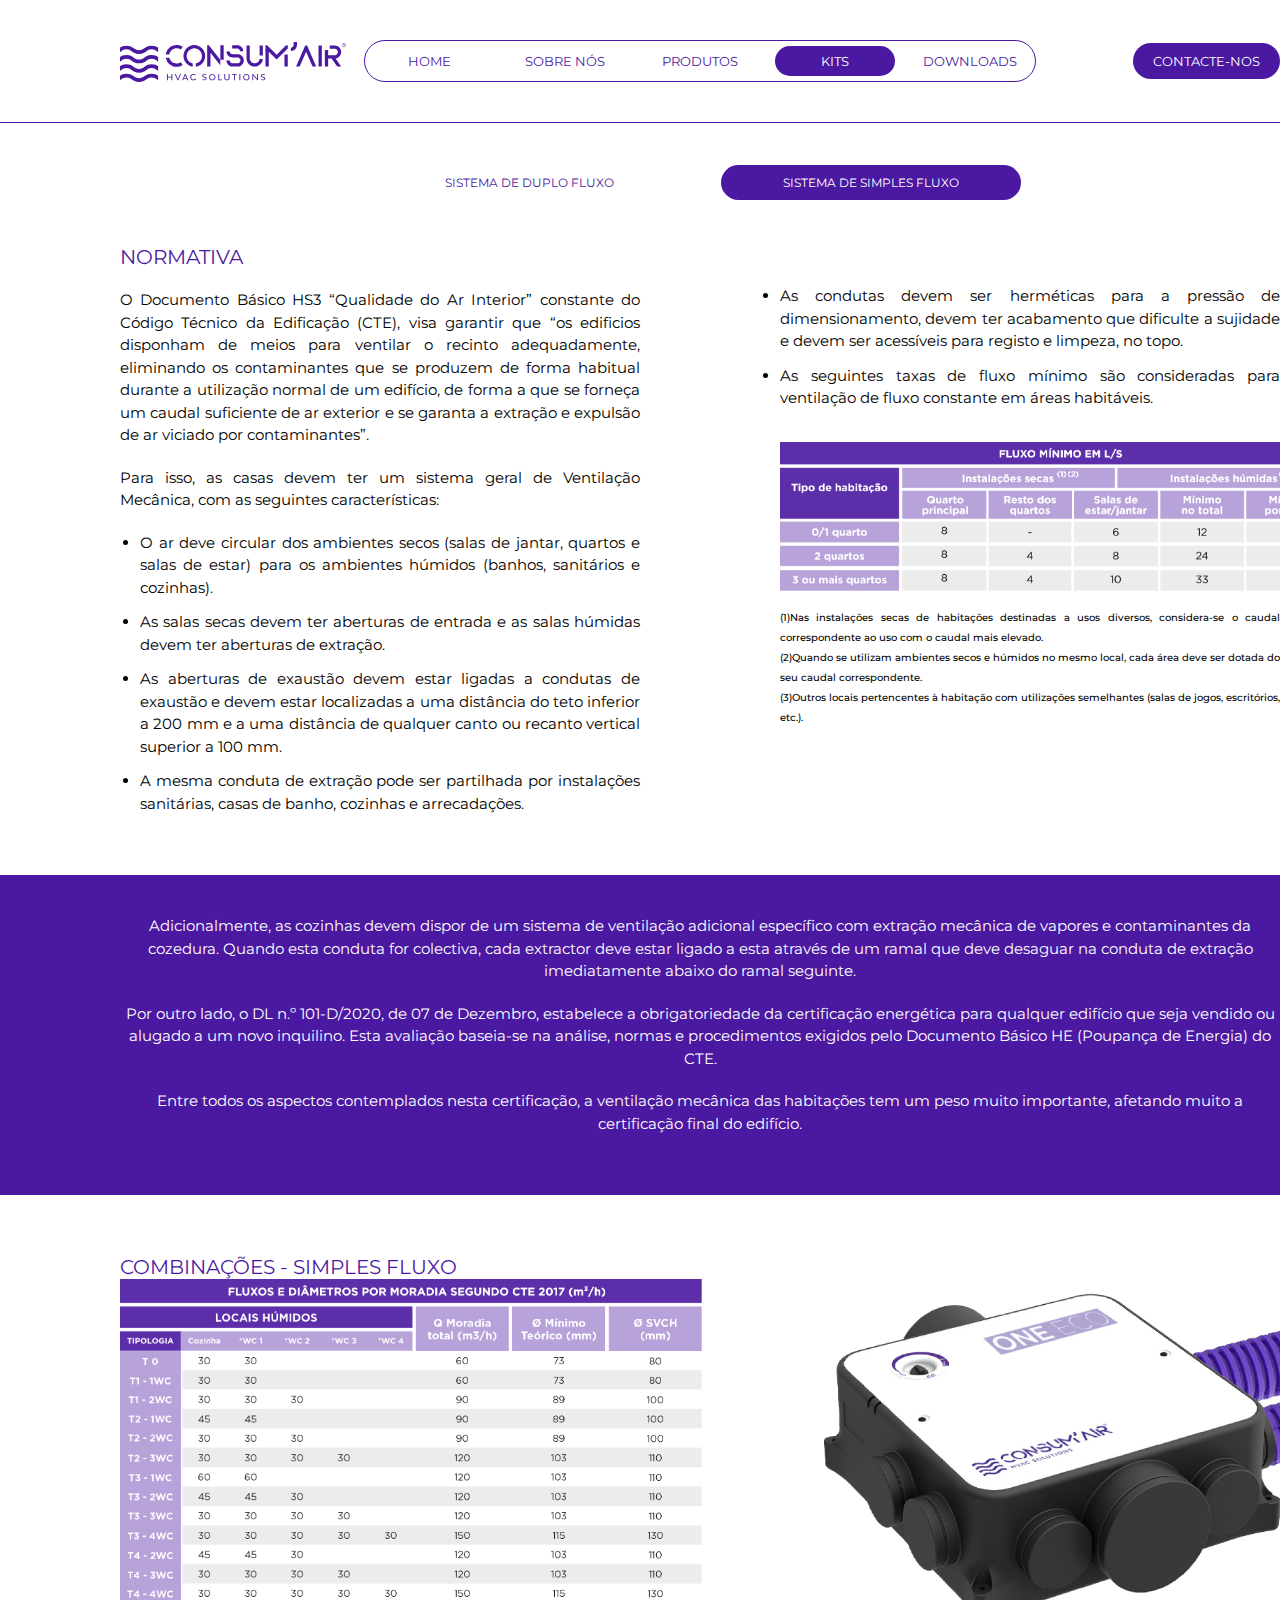
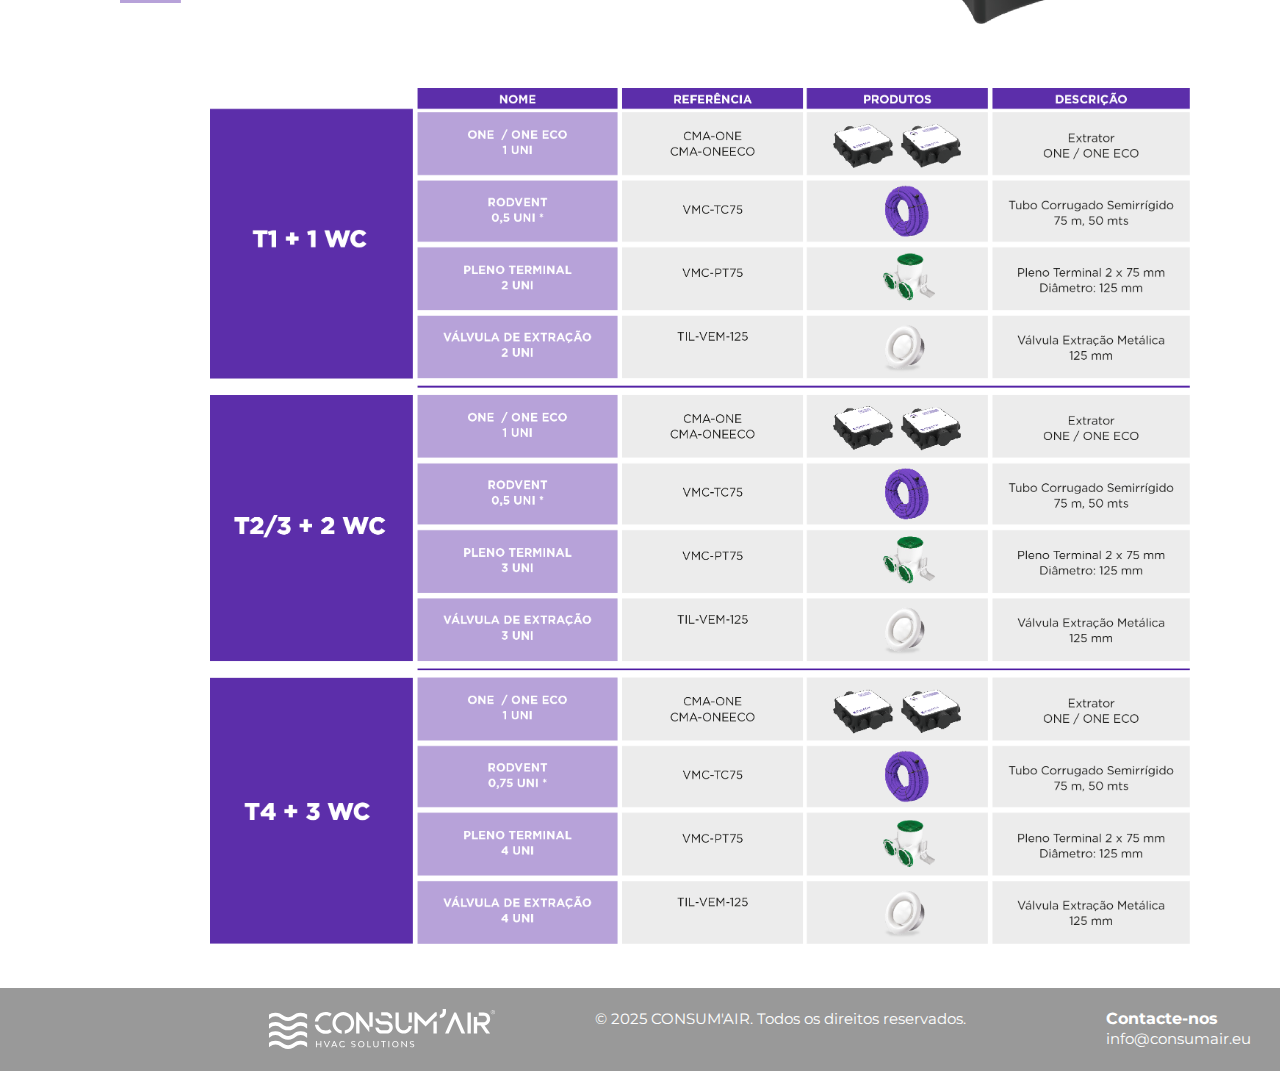
<file: kits_simples.html>
<!DOCTYPE html>
<html lang="en">

    <head>
        <meta charset="UTF-8">
        <meta name="viewport" content="width=device-width, initial-scale=1.0">
        <title>CONSUM'AIR</title>
        <link rel="icon" type="image/png" href="./resources/images/LOGO.png">
        <link rel="stylesheet" href="./resources/css/kits.css">
        <link rel="preconnect" href="https://fonts.googleapis.com">
        <link rel="preconnect" href="https://fonts.gstatic.com" crossorigin>
        <link href="https://fonts.googleapis.com/css2?family=Montserrat:ital,wght@0,100..900;1,100..900&display=swap"
            rel="stylesheet">

    </head>

    <body class="container">
        <header class="container">
            <a href="./index.html"><svg id="logo" viewBox="0 0 1866 330.189">
                <path d="M424.59,264.838h7.32v51.07h-7.32v-22.911h-29.534v22.911h-7.385v-51.07h7.385v22.016h29.534v-22.016ZM477.918,306.867l-17.737-42.028h-7.869l22.085,51.07h6.9l22.085-51.07h-7.865l-17.599,42.028ZM542.221,264.838l22.085,51.07h-7.796l-4.971-11.871h-25.399l-5.036,11.871h-7.869l22.154-51.07h6.831ZM548.987,297.963l-10.145-24.083-10.149,24.083h20.294ZM606.525,310.526c-11.252,0-18.84-8.146-18.84-20.289,0-12.009,7.519-20.017,18.909-20.017,6.554,0,11.594,2.898,14.839,6.904l4.62-4.694c-4.828-5.317-11.317-8.284-19.666-8.284-15.803,0-26.363,10.422-26.363,26.091,0,15.803,10.629,26.363,26.432,26.363,9.111,0,16.426-3.729,21.185-10.076l-5.036-4.555c-3.452,5.174-8.765,8.557-16.08,8.557ZM699.108,286.854l-3.31-.896c-5.248-1.518-9.734-3.314-9.734-8.215,0-4.486,4.14-7.523,10.491-7.523,5.317,0,9.526,1.657,13.182,4.901l3.314-5.109c-4.348-3.863-9.799-5.866-16.495-5.866-10.902,0-18.152,5.866-18.152,14.7,0,8.215,6.212,11.598,13.943,13.735l3.175.896c7.108,2.072,12.078,4.283,12.078,9.318,0,4.763-4.486,7.731-11.802,7.731-5.04,0-9.941-1.449-14.012-5.109l-2.898,5.04c4.209,4.14,10.56,6.143,17.322,6.143,11.391,0,19.048-5.797,19.048-14.492,0-9.18-8.557-13.048-16.149-15.254ZM787.845,290.375c0,15.734-10.491,26.225-26.086,26.225s-26.156-10.491-26.156-26.225,10.491-26.229,26.156-26.229,26.086,10.491,26.086,26.229ZM780.252,290.375c0-12.078-7.454-20.155-18.494-20.155-11.109,0-18.494,8.077-18.494,20.155s7.385,20.151,18.494,20.151c11.04,0,18.494-8.077,18.494-20.151ZM818.88,264.838h-7.385v51.07h30.711v-6.074h-23.326v-44.996ZM896.919,296.86c0,8.146-5.732,13.666-14.22,13.666-8.626,0-14.354-5.52-14.354-13.666v-32.022h-7.315v32.299c0,11.732,8.695,19.463,21.669,19.463s21.605-7.731,21.605-19.463v-32.299h-7.385v32.022ZM924.982,270.912h16.011v44.996h7.385v-44.996h16.015v-6.074h-39.411v6.074ZM985.703,315.908h7.385v-51.07h-7.385v51.07ZM1068.99,290.375c0,15.734-10.491,26.225-26.086,26.225s-26.156-10.491-26.156-26.225,10.491-26.229,26.156-26.229,26.086,10.491,26.086,26.229ZM1061.397,290.375c0-12.078-7.454-20.155-18.494-20.155-11.109,0-18.494,8.077-18.494,20.155s7.385,20.151,18.494,20.151c11.04,0,18.494-8.077,18.494-20.151ZM1131.221,303.349l-33.956-38.511h-4.62v51.07h7.385l-.138-38.511,33.886,38.511h4.62v-51.07h-7.385l.208,38.511ZM1183.164,286.854l-3.309-.896c-5.248-1.518-9.734-3.314-9.734-8.215,0-4.486,4.14-7.523,10.491-7.523,5.317,0,9.526,1.657,13.182,4.901l3.314-5.109c-4.348-3.863-9.799-5.866-16.496-5.866-10.902,0-18.152,5.866-18.152,14.7,0,8.215,6.212,11.598,13.943,13.735l3.175.896c7.108,2.072,12.079,4.283,12.079,9.318,0,4.763-4.486,7.731-11.802,7.731-5.04,0-9.941-1.449-14.012-5.109l-2.898,5.04c4.209,4.14,10.56,6.143,17.322,6.143,11.391,0,19.048-5.797,19.048-14.492,0-9.18-8.557-13.048-16.149-15.254ZM413.504,82.948c3.75-6.243,8.352-11.676,13.822-16.283,5.47-4.607,11.638-8.235,18.514-10.898,6.871-2.653,14.132-3.979,21.79-3.979,6.403,0,12.533.9,18.392,2.695,5.854,1.795,11.282,4.49,16.283,8.081l15.463-23.197c-14.994-9.993-31.708-14.994-50.138-14.994-11.563,0-22.461,2.03-32.688,6.093-10.232,4.064-19.33,9.604-27.298,16.635-7.963,7.031-14.568,15.346-19.798,24.954-5.236,9.604-8.549,19.953-9.955,31.043h28.113c1.251-7.181,3.75-13.897,7.499-20.15ZM493.87,201.425c8.437-2.554,16.405-6.314,23.9-11.268l-15.463-22.859c-10.157,7.031-21.715,10.546-34.675,10.546-7.345,0-14.296-1.172-20.853-3.515-6.562-2.344-12.501-5.625-17.811-9.838-5.311-4.218-9.88-9.215-13.705-14.999-3.829-5.775-6.679-12.102-8.554-18.978h-28.113c1.716,10.626,5.268,20.501,10.659,29.641,5.39,9.135,12.027,17.042,19.916,23.717,7.888,6.67,16.831,11.905,26.829,15.697,9.993,3.792,20.539,5.69,31.633,5.69,9.056,0,17.806-1.28,26.239-3.834ZM696.902,147.734c3.984-10.073,5.971-20.811,5.971-32.215,0-12.341-2.339-23.979-7.026-34.914-4.687-10.93-11.094-20.459-19.213-28.582-8.128-8.123-17.614-14.53-28.47-19.213-10.86-4.687-22.456-7.031-34.797-7.031s-23.937,2.344-34.793,7.031c-10.86,4.682-20.347,11.09-28.47,19.213s-14.525,17.652-19.213,28.582c-4.687,10.935-7.026,22.573-7.026,34.914,0,11.244,1.95,21.908,5.854,31.98,3.904,10.077,9.257,19.02,16.053,26.829,6.792,7.813,14.877,14.333,24.247,19.564,9.374,5.236,19.452,8.634,30.227,10.195v-26.712c-7.185-1.561-13.822-4.218-19.916-7.968s-11.362-8.352-15.814-13.822c-4.453-5.465-7.968-11.633-10.546-18.509-2.578-6.871-3.867-14.061-3.867-21.556,0-8.746,1.641-16.949,4.922-24.603,3.281-7.654,7.809-14.371,13.593-20.15,5.775-5.779,12.491-10.312,20.15-13.593,7.649-3.276,15.852-4.917,24.598-4.917s16.949,1.641,24.603,4.917c7.654,3.281,14.371,7.813,20.15,13.593,5.779,5.779,10.312,12.496,13.593,20.15,3.281,7.654,4.922,15.857,4.922,24.603,0,7.654-1.331,14.919-3.984,21.79-2.658,6.876-6.253,13.082-10.78,18.627-4.532,5.545-9.918,10.19-16.166,13.94-6.248,3.75-12.969,6.328-20.15,7.734v26.712c10.93-1.406,21.125-4.725,30.579-9.96,9.449-5.231,17.61-11.793,24.481-19.681,6.876-7.884,12.304-16.869,16.288-26.946ZM746.923,89.744l80.834,101.922v-44.284l-94.891-119.728h-13.358v175.027h27.415v-112.936ZM828.461,145.742h27.415V27.654h-27.415v118.088ZM1021.992,151.952c0-7.045-1.327-13.658-3.984-19.841-2.658-6.187-6.29-11.587-10.893-16.203-4.612-4.622-9.998-8.263-16.166-10.921-6.173-2.662-12.772-3.998-19.803-3.998l-41.706-.23c-3.126,0-6.089-.577-8.901-1.739-2.812-1.158-5.315-2.784-7.499-4.87-2.189-2.09-3.904-4.523-5.156-7.307-1.251-2.779-1.955-5.723-2.109-8.816h-27.41c.15,6.876,1.598,13.358,4.331,19.452,2.733,6.089,6.365,11.404,10.898,15.932,4.528,4.532,9.876,8.123,16.049,10.776,6.168,2.658,12.688,3.984,19.564,3.984l41.706.234c3.281,0,6.328.623,9.14,1.87,2.812,1.242,5.31,2.911,7.499,5.011,2.184,2.095,3.9,4.584,5.151,7.462,1.251,2.878,1.875,5.943,1.875,9.206s-.623,6.337-1.87,9.21c-1.242,2.878-2.958,5.404-5.137,7.579-2.184,2.175-4.678,3.886-7.481,5.128-2.803,1.247-5.845,1.865-9.112,1.865h-41.598c-3.272,0-6.309-.619-9.112-1.856-2.803-1.237-5.296-2.934-7.481-5.104-2.18-2.161-3.9-4.673-5.142-7.537-1.247-2.864-1.87-5.915-1.87-9.168h-27.41c0,7.031,1.326,13.63,3.989,19.798,2.658,6.173,6.299,11.601,10.912,16.283,4.617,4.687,10.016,8.362,16.194,11.015,6.182,2.658,12.791,3.984,19.831,3.984h41.772c7.045,0,13.654-1.331,19.836-3.993,6.178-2.658,11.573-6.337,16.189-11.038,4.617-4.696,8.254-10.134,10.916-16.321,2.657-6.182,3.989-12.796,3.989-19.845ZM975.951,55.519c2.892,1.237,5.428,2.901,7.617,4.987,2.184,2.086,3.904,4.561,5.156,7.42,1.247,2.864,1.875,5.92,1.875,9.163h27.41c0-7.026-1.341-13.625-4.017-19.798-2.681-6.168-6.384-11.554-11.109-16.166-4.725-4.603-10.18-8.235-16.367-10.893s-12.791-3.984-19.817-3.984h-40.769v27.415h40.769c3.281,0,6.36.619,9.252,1.856ZM1179.208,28.357h-26.707v82.709h26.707V28.357ZM1179.208,139.887h-26.942c-.628,5.151-2.076,9.918-4.336,14.291-2.269,4.373-5.198,8.165-8.788,11.362-3.595,3.206-7.734,5.742-12.416,7.617-4.687,1.875-9.609,2.812-14.764,2.812-5.62,0-10.893-1.055-15.814-3.164-4.922-2.109-9.252-4.996-13.002-8.667-3.75-3.67-6.679-7.968-8.788-12.89-2.109-4.922-3.164-10.19-3.164-15.814V28.123h-26.712v107.312c0,9.22,1.758,17.924,5.273,26.126,3.515,8.198,8.32,15.346,14.413,21.439,6.089,6.089,13.236,10.893,21.439,14.408,8.198,3.515,16.986,5.273,26.356,5.273,8.906,0,17.3-1.641,25.188-4.922,7.889-3.281,14.84-7.734,20.853-13.354,6.014-5.625,10.898-12.262,14.647-19.916,3.745-7.654,5.934-15.857,6.557-24.603ZM1529.027,28.357l-75.444,174.792h29.52l28.118-65.137,25.306-58.345,36.55,85.756,16.405,37.727h29.988l-75.21-174.792h-15.233ZM1638.683,203.149h27.415V28.123h-27.415v175.027ZM1812.397,118.177c4.143-4.776,7.392-10.18,9.74-16.203,2.348-6.028,3.52-12.407,3.52-19.142,0-7.513-1.42-14.591-4.251-21.247-2.84-6.651-6.735-12.444-11.704-17.375-4.964-4.931-10.687-8.845-17.183-11.741s-13.49-4.345-20.984-4.345h-39.831v27.176l39.831.234c3.59,0,7.026.741,10.307,2.222,3.281,1.476,6.131,3.422,8.554,5.831,2.419,2.409,4.336,5.287,5.742,8.629,1.406,3.347,2.109,6.885,2.109,10.616s-.703,7.195-2.109,10.382c-1.401,3.192-3.309,5.99-5.718,8.399-2.418,2.409-5.217,4.317-8.413,5.714-3.192,1.401-6.656,2.1-10.396,2.1h-53.265v-44.284h-27.415v138.008h27.415v-66.543l28.587.234,45.69,65.84h32.801l-46.004-66.543c6.571-.937,12.674-2.972,18.308-6.103,5.634-3.131,10.523-7.087,14.671-11.858ZM1461.073,22.852V0h-27.415v22.852c0,3.281-.619,6.36-1.856,9.252-1.237,2.892-2.901,5.428-4.987,7.617-2.086,2.184-4.561,3.904-7.42,5.156-2.864,1.247-5.92,1.875-9.163,1.875v27.41c7.026,0,13.625-1.341,19.798-4.017,6.168-2.681,11.554-6.384,16.166-11.109,4.603-4.725,8.235-10.18,10.893-16.367,2.657-6.187,3.984-12.791,3.984-19.817ZM1293.471,104.822l-.626.618-63.963-63.572-14.3-14.213h-13.822v175.027h27.415v-122.779l64.668,64.2.002-.002.002.002,64.668-64.2,2.544-2.488,24.871-22.751v-27.008h-13.822l-77.637,77.168ZM1357.516,202.681h27.415v-100.289h-27.415v100.289ZM200.3,206.265c-12.27,8.917-21.958,15.965-42.971,15.965s-30.708-7.048-42.979-15.972c-14.089-10.248-30.061-21.864-61.082-21.864-25.508,0-40.787,7.863-53.268,16.358v37.565c3.629-2.36,7.022-4.8,10.289-7.177,12.27-8.924,21.966-15.972,42.979-15.972s30.716,7.048,42.986,15.972c14.089,10.255,30.054,21.871,61.075,21.871s46.979-11.616,61.082-21.871c12.27-8.924,21.958-15.972,42.971-15.972s30.701,7.048,43,15.994c3.258,2.368,6.643,4.802,10.265,7.156v-37.572c-12.477-8.489-27.76-16.352-53.265-16.352-31.014,0-46.979,11.608-61.082,21.871ZM200.3,283.443c-12.27,8.917-21.958,15.965-42.971,15.965s-30.708-7.048-42.979-15.972c-14.089-10.248-30.061-21.864-61.082-21.864-25.508,0-40.787,7.863-53.268,16.358v37.573c3.63-2.36,7.023-4.801,10.289-7.177,12.27-8.924,21.966-15.972,42.979-15.972s30.716,7.048,42.986,15.972c14.081,10.248,30.046,21.864,61.075,21.864s46.994-11.616,61.082-21.864c12.27-8.924,21.958-15.972,42.971-15.972s30.701,7.048,42.986,15.98c3.262,2.373,6.652,4.811,10.279,7.169v-37.578c-12.477-8.489-27.76-16.352-53.265-16.352-31.014,0-46.979,11.608-61.082,21.871ZM200.3,129.079c-12.27,8.917-21.958,15.965-42.971,15.965s-30.708-7.048-42.979-15.972c-14.089-10.248-30.061-21.864-61.082-21.864-25.508,0-40.787,7.863-53.268,16.358v37.573c3.63-2.36,7.023-4.801,10.289-7.177,12.27-8.924,21.966-15.972,42.979-15.972s30.716,7.048,42.986,15.972c14.081,10.248,30.046,21.864,61.075,21.864s46.994-11.616,61.082-21.864c12.27-8.924,21.958-15.972,42.971-15.972s30.701,7.048,42.986,15.98c3.262,2.373,6.652,4.811,10.279,7.169v-37.578c-12.477-8.489-27.76-16.352-53.265-16.352-31.014,0-46.979,11.608-61.082,21.871ZM200.263,51.923c-12.256,8.91-21.944,15.943-42.935,15.943s-30.679-7.041-42.979-15.972c-14.089-10.256-30.054-21.871-61.082-21.871-25.501,0-40.778,7.861-53.268,16.36v37.571c3.63-2.36,7.023-4.801,10.289-7.177,12.27-8.924,21.966-15.972,42.979-15.972s30.716,7.048,42.986,15.972c14.081,10.248,30.046,21.864,61.075,21.864s46.994-11.616,61.082-21.864c12.27-8.924,21.958-15.972,42.971-15.972s30.701,7.048,42.986,15.98c3.262,2.373,6.652,4.811,10.279,7.169v-37.574c-12.475-8.493-27.754-16.356-53.265-16.356-31.021,0-46.986,11.616-61.118,21.9ZM1850.564,26.653l4.939,8.4h-2.538l-4.86-8.173h-3.231v8.173h-2.226V15.387h6.272c3.3,0,6.108,2.459,6.108,5.804,0,2.945-1.882,4.748-4.463,5.462ZM1848.703,24.909c2.311,0,4.103-1.587,4.103-3.717,0-2.144-1.793-3.766-4.103-3.766h-3.829v7.483h3.829ZM1866,25.247c0,9.807-7.932,17.752-17.726,17.752s-17.774-7.945-17.774-17.752,7.933-17.75,17.774-17.75,17.726,7.956,17.726,17.75ZM1863.663,25.247c0-8.477-6.933-15.629-15.388-15.629-8.524,0-15.484,7.152-15.484,15.629.021,8.49,6.959,15.666,15.484,15.666,8.456,0,15.388-7.175,15.388-15.666Z" style="fill: currentColor;"/>
            </svg></a>

            <ul class="nav-menu">
                <li><a href="./index.html">Home</a></li>
                <li><a href="./index.html#sobre_nos">Sobre nós</a></li>
                <li><a href="./produtos.html">Produtos</a></li>
                <li><a class="active_nav" href="./kits.html">Kits</a></li>
                <li><a href="./downloads.html">Downloads</a></li>
            </ul>

            <a id="contact_btt" class="button" href="./contact.html">Contacte-nos</a>
        </header>



        <main class="container">

            <ul class="sub_menu">
                <li><a href="./kits.html">SISTEMA DE DUPLO FLUXO</a></li>
                <li><a class="active_nav" href="#banner_2">SISTEMA DE SIMPLES FLUXO</a></li>
            </ul>

            <div class="grid_2">
                <div class="content">
                    <h3>NORMATIVA</h3>
                    <p>O Documento Básico HS3 “Qualidade do Ar Interior” constante do Código Técnico da Edificação (CTE),
                        visa garantir que “os edificios disponham de meios para ventilar o recinto adequadamente, eliminando
                        os contaminantes que se produzem de forma habitual durante a utilização normal de um edifício, de
                        forma a que se forneça um caudal suficiente de ar exterior e se garanta a extração e expulsão de ar
                        viciado por contaminantes”.</p>
                    <p>Para isso, as casas devem ter um sistema geral de Ventilação Mecânica, com as seguintes
                        características:</p>

                    <ul>
                        <li> O ar deve circular dos ambientes secos (salas de jantar, quartos e salas de estar) para os
                            ambientes húmidos (banhos, sanitários e cozinhas).
                        <li> As salas secas devem ter aberturas de entrada e as salas húmidas devem ter aberturas de
                            extração.
                        <li> As aberturas de exaustão devem estar ligadas a condutas de exaustão e devem estar localizadas a
                            uma distância do teto inferior a 200 mm e a uma distância de qualquer canto ou recanto vertical
                            superior a 100 mm.
                        <li> A mesma conduta de extração pode ser partilhada por instalações sanitárias, casas de banho,
                            cozinhas e arrecadações.
                    </ul>

                </div>

                <div class="content right">
                    <ul>
                        <li> As condutas devem ser herméticas para a pressão de dimensionamento, devem ter acabamento que
                            dificulte a sujidade e devem ser acessíveis para registo e limpeza, no topo.
                        <li> As seguintes taxas de fluxo mínimo são consideradas para ventilação de fluxo constante em áreas
                            habitáveis.</li>
                        <img src="./resources/images/KITS-TABELA-NORMATIVA-01.webp" alt="tabela seleção de kits">
                        <h6>(1)Nas instalações secas de habitações destinadas a usos diversos, considera-se o caudal
                            correspondente ao uso com o caudal mais elevado.<br>(2)Quando se utilizam ambientes secos e
                            húmidos no mesmo local, cada área deve ser dotada do seu caudal correspondente.<br>(3)Outros
                            locais pertencentes à habitação com utilizações semelhantes (salas de jogos, escritórios, etc.).
                        </h6>
                    </ul>
                </div>
            </div>

            <div class="banner">
                <p>Adicionalmente, as cozinhas devem dispor de um sistema de ventilação adicional específico com extração
                    mecânica de vapores e contaminantes da cozedura. Quando esta conduta for colectiva, cada extractor deve
                    estar ligado a esta através de um ramal que deve desaguar na conduta de extração imediatamente abaixo do
                    ramal seguinte.</p>
                <p>Por outro lado, o DL n.º 101-D/2020, de 07 de Dezembro, estabelece a obrigatoriedade da certificação
                    energética para qualquer edifício que seja vendido ou alugado a um novo inquilino. Esta avaliação
                    baseia-se na análise, normas e procedimentos exigidos pelo Documento Básico HE (Poupança de Energia) do
                    CTE.</p>
                <p>Entre todos os aspectos contemplados nesta certificação, a ventilação mecânica das habitações tem um peso
                    muito importante, afetando muito a certificação final do edifício.</p>
            </div>

            <div class="banner_2" id="banner_2">
                <h3>Combinações - simples fluxo</h3>
                <img src="./resources/images/KITS-SIMPLES-01.webp" alt="tabela de seleção de kits">
            </div>

            <div class="banner_3">
                <img src="./resources/images/KITS-SIMPLES-COMB-01.webp" alt="tabela de combinação de kits">
            </div>

        </main>

        <footer>
            <div id="footer_content">
                <svg id="logo_footer" viewBox="0 0 1866 330.189">
                    <path
                        d="M424.59,264.838h7.32v51.07h-7.32v-22.911h-29.534v22.911h-7.385v-51.07h7.385v22.016h29.534v-22.016ZM477.918,306.867l-17.737-42.028h-7.869l22.085,51.07h6.9l22.085-51.07h-7.865l-17.599,42.028ZM542.221,264.838l22.085,51.07h-7.796l-4.971-11.871h-25.399l-5.036,11.871h-7.869l22.154-51.07h6.831ZM548.987,297.963l-10.145-24.083-10.149,24.083h20.294ZM606.525,310.526c-11.252,0-18.84-8.146-18.84-20.289,0-12.009,7.519-20.017,18.909-20.017,6.554,0,11.594,2.898,14.839,6.904l4.62-4.694c-4.828-5.317-11.317-8.284-19.666-8.284-15.803,0-26.363,10.422-26.363,26.091,0,15.803,10.629,26.363,26.432,26.363,9.111,0,16.426-3.729,21.185-10.076l-5.036-4.555c-3.452,5.174-8.765,8.557-16.08,8.557ZM699.108,286.854l-3.31-.896c-5.248-1.518-9.734-3.314-9.734-8.215,0-4.486,4.14-7.523,10.491-7.523,5.317,0,9.526,1.657,13.182,4.901l3.314-5.109c-4.348-3.863-9.799-5.866-16.495-5.866-10.902,0-18.152,5.866-18.152,14.7,0,8.215,6.212,11.598,13.943,13.735l3.175.896c7.108,2.072,12.078,4.283,12.078,9.318,0,4.763-4.486,7.731-11.802,7.731-5.04,0-9.941-1.449-14.012-5.109l-2.898,5.04c4.209,4.14,10.56,6.143,17.322,6.143,11.391,0,19.048-5.797,19.048-14.492,0-9.18-8.557-13.048-16.149-15.254ZM787.845,290.375c0,15.734-10.491,26.225-26.086,26.225s-26.156-10.491-26.156-26.225,10.491-26.229,26.156-26.229,26.086,10.491,26.086,26.229ZM780.252,290.375c0-12.078-7.454-20.155-18.494-20.155-11.109,0-18.494,8.077-18.494,20.155s7.385,20.151,18.494,20.151c11.04,0,18.494-8.077,18.494-20.151ZM818.88,264.838h-7.385v51.07h30.711v-6.074h-23.326v-44.996ZM896.919,296.86c0,8.146-5.732,13.666-14.22,13.666-8.626,0-14.354-5.52-14.354-13.666v-32.022h-7.315v32.299c0,11.732,8.695,19.463,21.669,19.463s21.605-7.731,21.605-19.463v-32.299h-7.385v32.022ZM924.982,270.912h16.011v44.996h7.385v-44.996h16.015v-6.074h-39.411v6.074ZM985.703,315.908h7.385v-51.07h-7.385v51.07ZM1068.99,290.375c0,15.734-10.491,26.225-26.086,26.225s-26.156-10.491-26.156-26.225,10.491-26.229,26.156-26.229,26.086,10.491,26.086,26.229ZM1061.397,290.375c0-12.078-7.454-20.155-18.494-20.155-11.109,0-18.494,8.077-18.494,20.155s7.385,20.151,18.494,20.151c11.04,0,18.494-8.077,18.494-20.151ZM1131.221,303.349l-33.956-38.511h-4.62v51.07h7.385l-.138-38.511,33.886,38.511h4.62v-51.07h-7.385l.208,38.511ZM1183.164,286.854l-3.309-.896c-5.248-1.518-9.734-3.314-9.734-8.215,0-4.486,4.14-7.523,10.491-7.523,5.317,0,9.526,1.657,13.182,4.901l3.314-5.109c-4.348-3.863-9.799-5.866-16.496-5.866-10.902,0-18.152,5.866-18.152,14.7,0,8.215,6.212,11.598,13.943,13.735l3.175.896c7.108,2.072,12.079,4.283,12.079,9.318,0,4.763-4.486,7.731-11.802,7.731-5.04,0-9.941-1.449-14.012-5.109l-2.898,5.04c4.209,4.14,10.56,6.143,17.322,6.143,11.391,0,19.048-5.797,19.048-14.492,0-9.18-8.557-13.048-16.149-15.254ZM413.504,82.948c3.75-6.243,8.352-11.676,13.822-16.283,5.47-4.607,11.638-8.235,18.514-10.898,6.871-2.653,14.132-3.979,21.79-3.979,6.403,0,12.533.9,18.392,2.695,5.854,1.795,11.282,4.49,16.283,8.081l15.463-23.197c-14.994-9.993-31.708-14.994-50.138-14.994-11.563,0-22.461,2.03-32.688,6.093-10.232,4.064-19.33,9.604-27.298,16.635-7.963,7.031-14.568,15.346-19.798,24.954-5.236,9.604-8.549,19.953-9.955,31.043h28.113c1.251-7.181,3.75-13.897,7.499-20.15ZM493.87,201.425c8.437-2.554,16.405-6.314,23.9-11.268l-15.463-22.859c-10.157,7.031-21.715,10.546-34.675,10.546-7.345,0-14.296-1.172-20.853-3.515-6.562-2.344-12.501-5.625-17.811-9.838-5.311-4.218-9.88-9.215-13.705-14.999-3.829-5.775-6.679-12.102-8.554-18.978h-28.113c1.716,10.626,5.268,20.501,10.659,29.641,5.39,9.135,12.027,17.042,19.916,23.717,7.888,6.67,16.831,11.905,26.829,15.697,9.993,3.792,20.539,5.69,31.633,5.69,9.056,0,17.806-1.28,26.239-3.834ZM696.902,147.734c3.984-10.073,5.971-20.811,5.971-32.215,0-12.341-2.339-23.979-7.026-34.914-4.687-10.93-11.094-20.459-19.213-28.582-8.128-8.123-17.614-14.53-28.47-19.213-10.86-4.687-22.456-7.031-34.797-7.031s-23.937,2.344-34.793,7.031c-10.86,4.682-20.347,11.09-28.47,19.213s-14.525,17.652-19.213,28.582c-4.687,10.935-7.026,22.573-7.026,34.914,0,11.244,1.95,21.908,5.854,31.98,3.904,10.077,9.257,19.02,16.053,26.829,6.792,7.813,14.877,14.333,24.247,19.564,9.374,5.236,19.452,8.634,30.227,10.195v-26.712c-7.185-1.561-13.822-4.218-19.916-7.968s-11.362-8.352-15.814-13.822c-4.453-5.465-7.968-11.633-10.546-18.509-2.578-6.871-3.867-14.061-3.867-21.556,0-8.746,1.641-16.949,4.922-24.603,3.281-7.654,7.809-14.371,13.593-20.15,5.775-5.779,12.491-10.312,20.15-13.593,7.649-3.276,15.852-4.917,24.598-4.917s16.949,1.641,24.603,4.917c7.654,3.281,14.371,7.813,20.15,13.593,5.779,5.779,10.312,12.496,13.593,20.15,3.281,7.654,4.922,15.857,4.922,24.603,0,7.654-1.331,14.919-3.984,21.79-2.658,6.876-6.253,13.082-10.78,18.627-4.532,5.545-9.918,10.19-16.166,13.94-6.248,3.75-12.969,6.328-20.15,7.734v26.712c10.93-1.406,21.125-4.725,30.579-9.96,9.449-5.231,17.61-11.793,24.481-19.681,6.876-7.884,12.304-16.869,16.288-26.946ZM746.923,89.744l80.834,101.922v-44.284l-94.891-119.728h-13.358v175.027h27.415v-112.936ZM828.461,145.742h27.415V27.654h-27.415v118.088ZM1021.992,151.952c0-7.045-1.327-13.658-3.984-19.841-2.658-6.187-6.29-11.587-10.893-16.203-4.612-4.622-9.998-8.263-16.166-10.921-6.173-2.662-12.772-3.998-19.803-3.998l-41.706-.23c-3.126,0-6.089-.577-8.901-1.739-2.812-1.158-5.315-2.784-7.499-4.87-2.189-2.09-3.904-4.523-5.156-7.307-1.251-2.779-1.955-5.723-2.109-8.816h-27.41c.15,6.876,1.598,13.358,4.331,19.452,2.733,6.089,6.365,11.404,10.898,15.932,4.528,4.532,9.876,8.123,16.049,10.776,6.168,2.658,12.688,3.984,19.564,3.984l41.706.234c3.281,0,6.328.623,9.14,1.87,2.812,1.242,5.31,2.911,7.499,5.011,2.184,2.095,3.9,4.584,5.151,7.462,1.251,2.878,1.875,5.943,1.875,9.206s-.623,6.337-1.87,9.21c-1.242,2.878-2.958,5.404-5.137,7.579-2.184,2.175-4.678,3.886-7.481,5.128-2.803,1.247-5.845,1.865-9.112,1.865h-41.598c-3.272,0-6.309-.619-9.112-1.856-2.803-1.237-5.296-2.934-7.481-5.104-2.18-2.161-3.9-4.673-5.142-7.537-1.247-2.864-1.87-5.915-1.87-9.168h-27.41c0,7.031,1.326,13.63,3.989,19.798,2.658,6.173,6.299,11.601,10.912,16.283,4.617,4.687,10.016,8.362,16.194,11.015,6.182,2.658,12.791,3.984,19.831,3.984h41.772c7.045,0,13.654-1.331,19.836-3.993,6.178-2.658,11.573-6.337,16.189-11.038,4.617-4.696,8.254-10.134,10.916-16.321,2.657-6.182,3.989-12.796,3.989-19.845ZM975.951,55.519c2.892,1.237,5.428,2.901,7.617,4.987,2.184,2.086,3.904,4.561,5.156,7.42,1.247,2.864,1.875,5.92,1.875,9.163h27.41c0-7.026-1.341-13.625-4.017-19.798-2.681-6.168-6.384-11.554-11.109-16.166-4.725-4.603-10.18-8.235-16.367-10.893s-12.791-3.984-19.817-3.984h-40.769v27.415h40.769c3.281,0,6.36.619,9.252,1.856ZM1179.208,28.357h-26.707v82.709h26.707V28.357ZM1179.208,139.887h-26.942c-.628,5.151-2.076,9.918-4.336,14.291-2.269,4.373-5.198,8.165-8.788,11.362-3.595,3.206-7.734,5.742-12.416,7.617-4.687,1.875-9.609,2.812-14.764,2.812-5.62,0-10.893-1.055-15.814-3.164-4.922-2.109-9.252-4.996-13.002-8.667-3.75-3.67-6.679-7.968-8.788-12.89-2.109-4.922-3.164-10.19-3.164-15.814V28.123h-26.712v107.312c0,9.22,1.758,17.924,5.273,26.126,3.515,8.198,8.32,15.346,14.413,21.439,6.089,6.089,13.236,10.893,21.439,14.408,8.198,3.515,16.986,5.273,26.356,5.273,8.906,0,17.3-1.641,25.188-4.922,7.889-3.281,14.84-7.734,20.853-13.354,6.014-5.625,10.898-12.262,14.647-19.916,3.745-7.654,5.934-15.857,6.557-24.603ZM1529.027,28.357l-75.444,174.792h29.52l28.118-65.137,25.306-58.345,36.55,85.756,16.405,37.727h29.988l-75.21-174.792h-15.233ZM1638.683,203.149h27.415V28.123h-27.415v175.027ZM1812.397,118.177c4.143-4.776,7.392-10.18,9.74-16.203,2.348-6.028,3.52-12.407,3.52-19.142,0-7.513-1.42-14.591-4.251-21.247-2.84-6.651-6.735-12.444-11.704-17.375-4.964-4.931-10.687-8.845-17.183-11.741s-13.49-4.345-20.984-4.345h-39.831v27.176l39.831.234c3.59,0,7.026.741,10.307,2.222,3.281,1.476,6.131,3.422,8.554,5.831,2.419,2.409,4.336,5.287,5.742,8.629,1.406,3.347,2.109,6.885,2.109,10.616s-.703,7.195-2.109,10.382c-1.401,3.192-3.309,5.99-5.718,8.399-2.418,2.409-5.217,4.317-8.413,5.714-3.192,1.401-6.656,2.1-10.396,2.1h-53.265v-44.284h-27.415v138.008h27.415v-66.543l28.587.234,45.69,65.84h32.801l-46.004-66.543c6.571-.937,12.674-2.972,18.308-6.103,5.634-3.131,10.523-7.087,14.671-11.858ZM1461.073,22.852V0h-27.415v22.852c0,3.281-.619,6.36-1.856,9.252-1.237,2.892-2.901,5.428-4.987,7.617-2.086,2.184-4.561,3.904-7.42,5.156-2.864,1.247-5.92,1.875-9.163,1.875v27.41c7.026,0,13.625-1.341,19.798-4.017,6.168-2.681,11.554-6.384,16.166-11.109,4.603-4.725,8.235-10.18,10.893-16.367,2.657-6.187,3.984-12.791,3.984-19.817ZM1293.471,104.822l-.626.618-63.963-63.572-14.3-14.213h-13.822v175.027h27.415v-122.779l64.668,64.2.002-.002.002.002,64.668-64.2,2.544-2.488,24.871-22.751v-27.008h-13.822l-77.637,77.168ZM1357.516,202.681h27.415v-100.289h-27.415v100.289ZM200.3,206.265c-12.27,8.917-21.958,15.965-42.971,15.965s-30.708-7.048-42.979-15.972c-14.089-10.248-30.061-21.864-61.082-21.864-25.508,0-40.787,7.863-53.268,16.358v37.565c3.629-2.36,7.022-4.8,10.289-7.177,12.27-8.924,21.966-15.972,42.979-15.972s30.716,7.048,42.986,15.972c14.089,10.255,30.054,21.871,61.075,21.871s46.979-11.616,61.082-21.871c12.27-8.924,21.958-15.972,42.971-15.972s30.701,7.048,43,15.994c3.258,2.368,6.643,4.802,10.265,7.156v-37.572c-12.477-8.489-27.76-16.352-53.265-16.352-31.014,0-46.979,11.608-61.082,21.871ZM200.3,283.443c-12.27,8.917-21.958,15.965-42.971,15.965s-30.708-7.048-42.979-15.972c-14.089-10.248-30.061-21.864-61.082-21.864-25.508,0-40.787,7.863-53.268,16.358v37.573c3.63-2.36,7.023-4.801,10.289-7.177,12.27-8.924,21.966-15.972,42.979-15.972s30.716,7.048,42.986,15.972c14.081,10.248,30.046,21.864,61.075,21.864s46.994-11.616,61.082-21.864c12.27-8.924,21.958-15.972,42.971-15.972s30.701,7.048,42.986,15.98c3.262,2.373,6.652,4.811,10.279,7.169v-37.578c-12.477-8.489-27.76-16.352-53.265-16.352-31.014,0-46.979,11.608-61.082,21.871ZM200.3,129.079c-12.27,8.917-21.958,15.965-42.971,15.965s-30.708-7.048-42.979-15.972c-14.089-10.248-30.061-21.864-61.082-21.864-25.508,0-40.787,7.863-53.268,16.358v37.573c3.63-2.36,7.023-4.801,10.289-7.177,12.27-8.924,21.966-15.972,42.979-15.972s30.716,7.048,42.986,15.972c14.081,10.248,30.046,21.864,61.075,21.864s46.994-11.616,61.082-21.864c12.27-8.924,21.958-15.972,42.971-15.972s30.701,7.048,42.986,15.98c3.262,2.373,6.652,4.811,10.279,7.169v-37.578c-12.477-8.489-27.76-16.352-53.265-16.352-31.014,0-46.979,11.608-61.082,21.871ZM200.263,51.923c-12.256,8.91-21.944,15.943-42.935,15.943s-30.679-7.041-42.979-15.972c-14.089-10.256-30.054-21.871-61.082-21.871-25.501,0-40.778,7.861-53.268,16.36v37.571c3.63-2.36,7.023-4.801,10.289-7.177,12.27-8.924,21.966-15.972,42.979-15.972s30.716,7.048,42.986,15.972c14.081,10.248,30.046,21.864,61.075,21.864s46.994-11.616,61.082-21.864c12.27-8.924,21.958-15.972,42.971-15.972s30.701,7.048,42.986,15.98c3.262,2.373,6.652,4.811,10.279,7.169v-37.574c-12.475-8.493-27.754-16.356-53.265-16.356-31.021,0-46.986,11.616-61.118,21.9ZM1850.564,26.653l4.939,8.4h-2.538l-4.86-8.173h-3.231v8.173h-2.226V15.387h6.272c3.3,0,6.108,2.459,6.108,5.804,0,2.945-1.882,4.748-4.463,5.462ZM1848.703,24.909c2.311,0,4.103-1.587,4.103-3.717,0-2.144-1.793-3.766-4.103-3.766h-3.829v7.483h3.829ZM1866,25.247c0,9.807-7.932,17.752-17.726,17.752s-17.774-7.945-17.774-17.752,7.933-17.75,17.774-17.75,17.726,7.956,17.726,17.75ZM1863.663,25.247c0-8.477-6.933-15.629-15.388-15.629-8.524,0-15.484,7.152-15.484,15.629.021,8.49,6.959,15.666,15.484,15.666,8.456,0,15.388-7.175,15.388-15.666Z"
                        style="fill: currentColor;" />
                </svg>
                <p id="footer_text">© 2025 CONSUM'AIR. Todos os direitos reservados.</p>
            </div>
            <div id="logo_footer">
                <h4>Contacte-nos</h4>
                <p>info@consumair.eu</p>
            </div>
        </footer>
        
        <script>
            
        </script>

    </body>

</html>
</file>
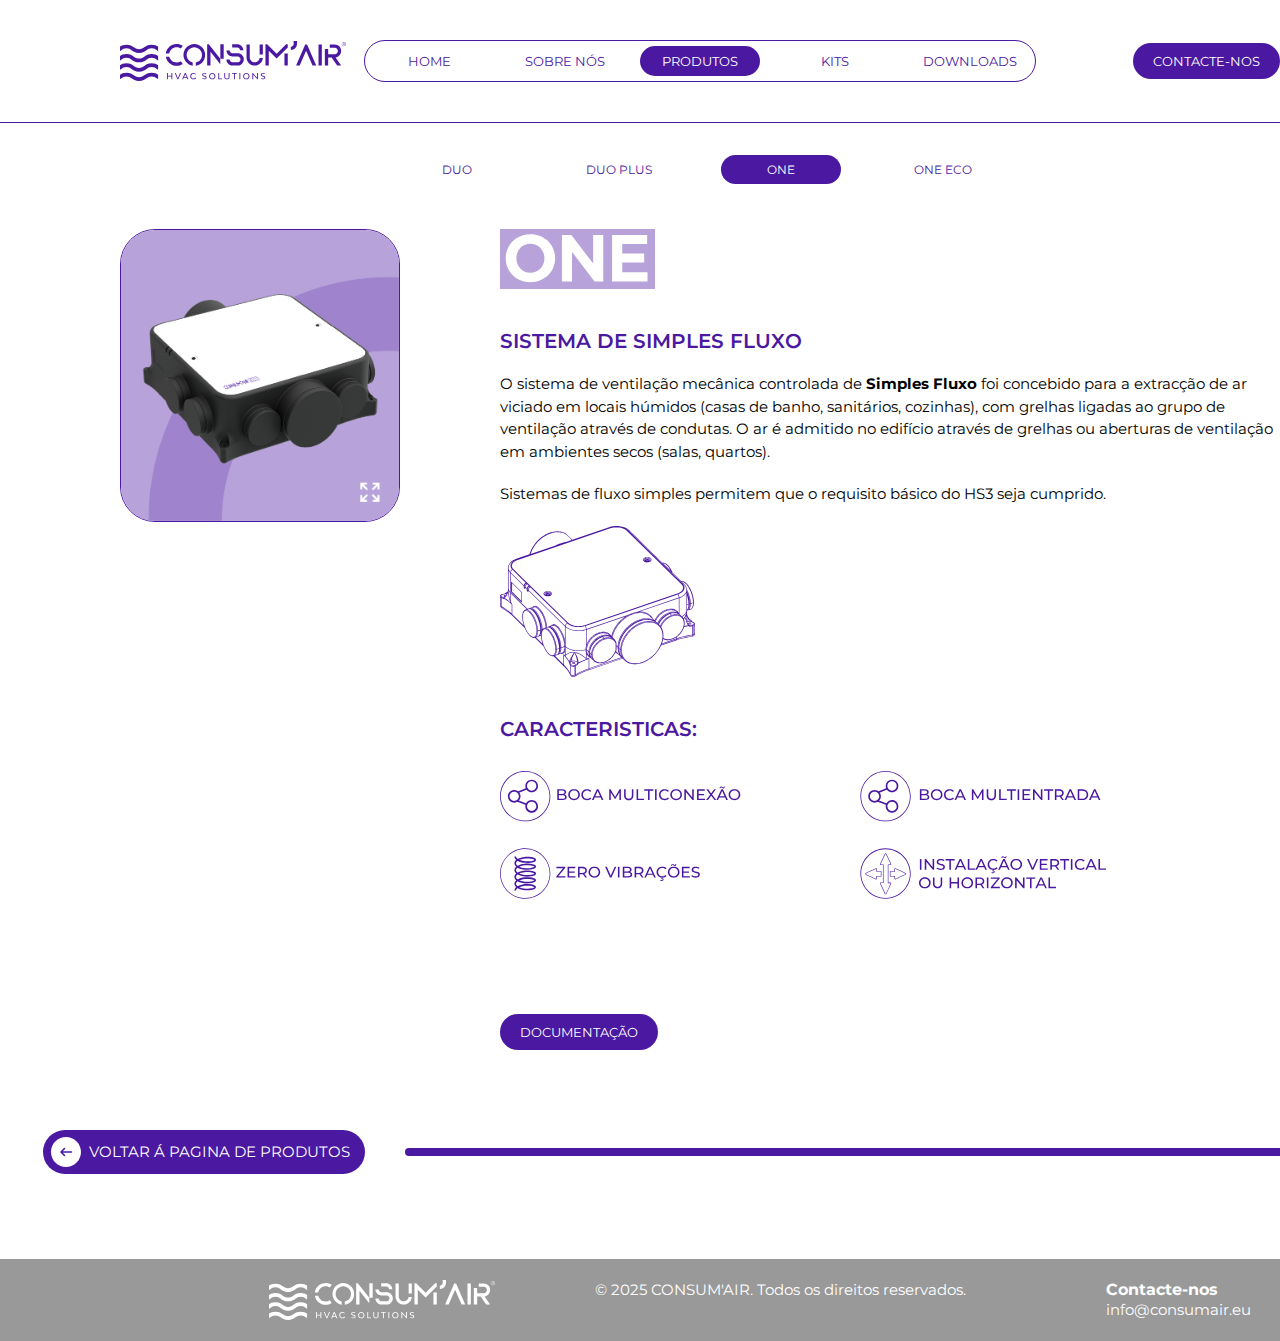
<file: one.html>
<!DOCTYPE html>
<html lang="en">
    <head>
        <meta charset="UTF-8">
        <meta name="viewport" content="width=device-width, initial-scale=1.0">
        <title>CONSUM'AIR</title>
        <link rel="icon" type="image/png" href="./resources/images/LOGO.png">
        <link rel="stylesheet" href="./resources/css/produto_uni.css">
        <link rel="preconnect" href="https://fonts.googleapis.com">
        <link rel="preconnect" href="https://fonts.gstatic.com" crossorigin>
        <link href="https://fonts.googleapis.com/css2?family=Montserrat:ital,wght@0,100..900;1,100..900&display=swap" rel="stylesheet">

    </head>
    
    <body class="container">
        <header class="container">
            <svg id="logo" viewBox="0 0 1866 330.189">
                <path d="M424.59,264.838h7.32v51.07h-7.32v-22.911h-29.534v22.911h-7.385v-51.07h7.385v22.016h29.534v-22.016ZM477.918,306.867l-17.737-42.028h-7.869l22.085,51.07h6.9l22.085-51.07h-7.865l-17.599,42.028ZM542.221,264.838l22.085,51.07h-7.796l-4.971-11.871h-25.399l-5.036,11.871h-7.869l22.154-51.07h6.831ZM548.987,297.963l-10.145-24.083-10.149,24.083h20.294ZM606.525,310.526c-11.252,0-18.84-8.146-18.84-20.289,0-12.009,7.519-20.017,18.909-20.017,6.554,0,11.594,2.898,14.839,6.904l4.62-4.694c-4.828-5.317-11.317-8.284-19.666-8.284-15.803,0-26.363,10.422-26.363,26.091,0,15.803,10.629,26.363,26.432,26.363,9.111,0,16.426-3.729,21.185-10.076l-5.036-4.555c-3.452,5.174-8.765,8.557-16.08,8.557ZM699.108,286.854l-3.31-.896c-5.248-1.518-9.734-3.314-9.734-8.215,0-4.486,4.14-7.523,10.491-7.523,5.317,0,9.526,1.657,13.182,4.901l3.314-5.109c-4.348-3.863-9.799-5.866-16.495-5.866-10.902,0-18.152,5.866-18.152,14.7,0,8.215,6.212,11.598,13.943,13.735l3.175.896c7.108,2.072,12.078,4.283,12.078,9.318,0,4.763-4.486,7.731-11.802,7.731-5.04,0-9.941-1.449-14.012-5.109l-2.898,5.04c4.209,4.14,10.56,6.143,17.322,6.143,11.391,0,19.048-5.797,19.048-14.492,0-9.18-8.557-13.048-16.149-15.254ZM787.845,290.375c0,15.734-10.491,26.225-26.086,26.225s-26.156-10.491-26.156-26.225,10.491-26.229,26.156-26.229,26.086,10.491,26.086,26.229ZM780.252,290.375c0-12.078-7.454-20.155-18.494-20.155-11.109,0-18.494,8.077-18.494,20.155s7.385,20.151,18.494,20.151c11.04,0,18.494-8.077,18.494-20.151ZM818.88,264.838h-7.385v51.07h30.711v-6.074h-23.326v-44.996ZM896.919,296.86c0,8.146-5.732,13.666-14.22,13.666-8.626,0-14.354-5.52-14.354-13.666v-32.022h-7.315v32.299c0,11.732,8.695,19.463,21.669,19.463s21.605-7.731,21.605-19.463v-32.299h-7.385v32.022ZM924.982,270.912h16.011v44.996h7.385v-44.996h16.015v-6.074h-39.411v6.074ZM985.703,315.908h7.385v-51.07h-7.385v51.07ZM1068.99,290.375c0,15.734-10.491,26.225-26.086,26.225s-26.156-10.491-26.156-26.225,10.491-26.229,26.156-26.229,26.086,10.491,26.086,26.229ZM1061.397,290.375c0-12.078-7.454-20.155-18.494-20.155-11.109,0-18.494,8.077-18.494,20.155s7.385,20.151,18.494,20.151c11.04,0,18.494-8.077,18.494-20.151ZM1131.221,303.349l-33.956-38.511h-4.62v51.07h7.385l-.138-38.511,33.886,38.511h4.62v-51.07h-7.385l.208,38.511ZM1183.164,286.854l-3.309-.896c-5.248-1.518-9.734-3.314-9.734-8.215,0-4.486,4.14-7.523,10.491-7.523,5.317,0,9.526,1.657,13.182,4.901l3.314-5.109c-4.348-3.863-9.799-5.866-16.496-5.866-10.902,0-18.152,5.866-18.152,14.7,0,8.215,6.212,11.598,13.943,13.735l3.175.896c7.108,2.072,12.079,4.283,12.079,9.318,0,4.763-4.486,7.731-11.802,7.731-5.04,0-9.941-1.449-14.012-5.109l-2.898,5.04c4.209,4.14,10.56,6.143,17.322,6.143,11.391,0,19.048-5.797,19.048-14.492,0-9.18-8.557-13.048-16.149-15.254ZM413.504,82.948c3.75-6.243,8.352-11.676,13.822-16.283,5.47-4.607,11.638-8.235,18.514-10.898,6.871-2.653,14.132-3.979,21.79-3.979,6.403,0,12.533.9,18.392,2.695,5.854,1.795,11.282,4.49,16.283,8.081l15.463-23.197c-14.994-9.993-31.708-14.994-50.138-14.994-11.563,0-22.461,2.03-32.688,6.093-10.232,4.064-19.33,9.604-27.298,16.635-7.963,7.031-14.568,15.346-19.798,24.954-5.236,9.604-8.549,19.953-9.955,31.043h28.113c1.251-7.181,3.75-13.897,7.499-20.15ZM493.87,201.425c8.437-2.554,16.405-6.314,23.9-11.268l-15.463-22.859c-10.157,7.031-21.715,10.546-34.675,10.546-7.345,0-14.296-1.172-20.853-3.515-6.562-2.344-12.501-5.625-17.811-9.838-5.311-4.218-9.88-9.215-13.705-14.999-3.829-5.775-6.679-12.102-8.554-18.978h-28.113c1.716,10.626,5.268,20.501,10.659,29.641,5.39,9.135,12.027,17.042,19.916,23.717,7.888,6.67,16.831,11.905,26.829,15.697,9.993,3.792,20.539,5.69,31.633,5.69,9.056,0,17.806-1.28,26.239-3.834ZM696.902,147.734c3.984-10.073,5.971-20.811,5.971-32.215,0-12.341-2.339-23.979-7.026-34.914-4.687-10.93-11.094-20.459-19.213-28.582-8.128-8.123-17.614-14.53-28.47-19.213-10.86-4.687-22.456-7.031-34.797-7.031s-23.937,2.344-34.793,7.031c-10.86,4.682-20.347,11.09-28.47,19.213s-14.525,17.652-19.213,28.582c-4.687,10.935-7.026,22.573-7.026,34.914,0,11.244,1.95,21.908,5.854,31.98,3.904,10.077,9.257,19.02,16.053,26.829,6.792,7.813,14.877,14.333,24.247,19.564,9.374,5.236,19.452,8.634,30.227,10.195v-26.712c-7.185-1.561-13.822-4.218-19.916-7.968s-11.362-8.352-15.814-13.822c-4.453-5.465-7.968-11.633-10.546-18.509-2.578-6.871-3.867-14.061-3.867-21.556,0-8.746,1.641-16.949,4.922-24.603,3.281-7.654,7.809-14.371,13.593-20.15,5.775-5.779,12.491-10.312,20.15-13.593,7.649-3.276,15.852-4.917,24.598-4.917s16.949,1.641,24.603,4.917c7.654,3.281,14.371,7.813,20.15,13.593,5.779,5.779,10.312,12.496,13.593,20.15,3.281,7.654,4.922,15.857,4.922,24.603,0,7.654-1.331,14.919-3.984,21.79-2.658,6.876-6.253,13.082-10.78,18.627-4.532,5.545-9.918,10.19-16.166,13.94-6.248,3.75-12.969,6.328-20.15,7.734v26.712c10.93-1.406,21.125-4.725,30.579-9.96,9.449-5.231,17.61-11.793,24.481-19.681,6.876-7.884,12.304-16.869,16.288-26.946ZM746.923,89.744l80.834,101.922v-44.284l-94.891-119.728h-13.358v175.027h27.415v-112.936ZM828.461,145.742h27.415V27.654h-27.415v118.088ZM1021.992,151.952c0-7.045-1.327-13.658-3.984-19.841-2.658-6.187-6.29-11.587-10.893-16.203-4.612-4.622-9.998-8.263-16.166-10.921-6.173-2.662-12.772-3.998-19.803-3.998l-41.706-.23c-3.126,0-6.089-.577-8.901-1.739-2.812-1.158-5.315-2.784-7.499-4.87-2.189-2.09-3.904-4.523-5.156-7.307-1.251-2.779-1.955-5.723-2.109-8.816h-27.41c.15,6.876,1.598,13.358,4.331,19.452,2.733,6.089,6.365,11.404,10.898,15.932,4.528,4.532,9.876,8.123,16.049,10.776,6.168,2.658,12.688,3.984,19.564,3.984l41.706.234c3.281,0,6.328.623,9.14,1.87,2.812,1.242,5.31,2.911,7.499,5.011,2.184,2.095,3.9,4.584,5.151,7.462,1.251,2.878,1.875,5.943,1.875,9.206s-.623,6.337-1.87,9.21c-1.242,2.878-2.958,5.404-5.137,7.579-2.184,2.175-4.678,3.886-7.481,5.128-2.803,1.247-5.845,1.865-9.112,1.865h-41.598c-3.272,0-6.309-.619-9.112-1.856-2.803-1.237-5.296-2.934-7.481-5.104-2.18-2.161-3.9-4.673-5.142-7.537-1.247-2.864-1.87-5.915-1.87-9.168h-27.41c0,7.031,1.326,13.63,3.989,19.798,2.658,6.173,6.299,11.601,10.912,16.283,4.617,4.687,10.016,8.362,16.194,11.015,6.182,2.658,12.791,3.984,19.831,3.984h41.772c7.045,0,13.654-1.331,19.836-3.993,6.178-2.658,11.573-6.337,16.189-11.038,4.617-4.696,8.254-10.134,10.916-16.321,2.657-6.182,3.989-12.796,3.989-19.845ZM975.951,55.519c2.892,1.237,5.428,2.901,7.617,4.987,2.184,2.086,3.904,4.561,5.156,7.42,1.247,2.864,1.875,5.92,1.875,9.163h27.41c0-7.026-1.341-13.625-4.017-19.798-2.681-6.168-6.384-11.554-11.109-16.166-4.725-4.603-10.18-8.235-16.367-10.893s-12.791-3.984-19.817-3.984h-40.769v27.415h40.769c3.281,0,6.36.619,9.252,1.856ZM1179.208,28.357h-26.707v82.709h26.707V28.357ZM1179.208,139.887h-26.942c-.628,5.151-2.076,9.918-4.336,14.291-2.269,4.373-5.198,8.165-8.788,11.362-3.595,3.206-7.734,5.742-12.416,7.617-4.687,1.875-9.609,2.812-14.764,2.812-5.62,0-10.893-1.055-15.814-3.164-4.922-2.109-9.252-4.996-13.002-8.667-3.75-3.67-6.679-7.968-8.788-12.89-2.109-4.922-3.164-10.19-3.164-15.814V28.123h-26.712v107.312c0,9.22,1.758,17.924,5.273,26.126,3.515,8.198,8.32,15.346,14.413,21.439,6.089,6.089,13.236,10.893,21.439,14.408,8.198,3.515,16.986,5.273,26.356,5.273,8.906,0,17.3-1.641,25.188-4.922,7.889-3.281,14.84-7.734,20.853-13.354,6.014-5.625,10.898-12.262,14.647-19.916,3.745-7.654,5.934-15.857,6.557-24.603ZM1529.027,28.357l-75.444,174.792h29.52l28.118-65.137,25.306-58.345,36.55,85.756,16.405,37.727h29.988l-75.21-174.792h-15.233ZM1638.683,203.149h27.415V28.123h-27.415v175.027ZM1812.397,118.177c4.143-4.776,7.392-10.18,9.74-16.203,2.348-6.028,3.52-12.407,3.52-19.142,0-7.513-1.42-14.591-4.251-21.247-2.84-6.651-6.735-12.444-11.704-17.375-4.964-4.931-10.687-8.845-17.183-11.741s-13.49-4.345-20.984-4.345h-39.831v27.176l39.831.234c3.59,0,7.026.741,10.307,2.222,3.281,1.476,6.131,3.422,8.554,5.831,2.419,2.409,4.336,5.287,5.742,8.629,1.406,3.347,2.109,6.885,2.109,10.616s-.703,7.195-2.109,10.382c-1.401,3.192-3.309,5.99-5.718,8.399-2.418,2.409-5.217,4.317-8.413,5.714-3.192,1.401-6.656,2.1-10.396,2.1h-53.265v-44.284h-27.415v138.008h27.415v-66.543l28.587.234,45.69,65.84h32.801l-46.004-66.543c6.571-.937,12.674-2.972,18.308-6.103,5.634-3.131,10.523-7.087,14.671-11.858ZM1461.073,22.852V0h-27.415v22.852c0,3.281-.619,6.36-1.856,9.252-1.237,2.892-2.901,5.428-4.987,7.617-2.086,2.184-4.561,3.904-7.42,5.156-2.864,1.247-5.92,1.875-9.163,1.875v27.41c7.026,0,13.625-1.341,19.798-4.017,6.168-2.681,11.554-6.384,16.166-11.109,4.603-4.725,8.235-10.18,10.893-16.367,2.657-6.187,3.984-12.791,3.984-19.817ZM1293.471,104.822l-.626.618-63.963-63.572-14.3-14.213h-13.822v175.027h27.415v-122.779l64.668,64.2.002-.002.002.002,64.668-64.2,2.544-2.488,24.871-22.751v-27.008h-13.822l-77.637,77.168ZM1357.516,202.681h27.415v-100.289h-27.415v100.289ZM200.3,206.265c-12.27,8.917-21.958,15.965-42.971,15.965s-30.708-7.048-42.979-15.972c-14.089-10.248-30.061-21.864-61.082-21.864-25.508,0-40.787,7.863-53.268,16.358v37.565c3.629-2.36,7.022-4.8,10.289-7.177,12.27-8.924,21.966-15.972,42.979-15.972s30.716,7.048,42.986,15.972c14.089,10.255,30.054,21.871,61.075,21.871s46.979-11.616,61.082-21.871c12.27-8.924,21.958-15.972,42.971-15.972s30.701,7.048,43,15.994c3.258,2.368,6.643,4.802,10.265,7.156v-37.572c-12.477-8.489-27.76-16.352-53.265-16.352-31.014,0-46.979,11.608-61.082,21.871ZM200.3,283.443c-12.27,8.917-21.958,15.965-42.971,15.965s-30.708-7.048-42.979-15.972c-14.089-10.248-30.061-21.864-61.082-21.864-25.508,0-40.787,7.863-53.268,16.358v37.573c3.63-2.36,7.023-4.801,10.289-7.177,12.27-8.924,21.966-15.972,42.979-15.972s30.716,7.048,42.986,15.972c14.081,10.248,30.046,21.864,61.075,21.864s46.994-11.616,61.082-21.864c12.27-8.924,21.958-15.972,42.971-15.972s30.701,7.048,42.986,15.98c3.262,2.373,6.652,4.811,10.279,7.169v-37.578c-12.477-8.489-27.76-16.352-53.265-16.352-31.014,0-46.979,11.608-61.082,21.871ZM200.3,129.079c-12.27,8.917-21.958,15.965-42.971,15.965s-30.708-7.048-42.979-15.972c-14.089-10.248-30.061-21.864-61.082-21.864-25.508,0-40.787,7.863-53.268,16.358v37.573c3.63-2.36,7.023-4.801,10.289-7.177,12.27-8.924,21.966-15.972,42.979-15.972s30.716,7.048,42.986,15.972c14.081,10.248,30.046,21.864,61.075,21.864s46.994-11.616,61.082-21.864c12.27-8.924,21.958-15.972,42.971-15.972s30.701,7.048,42.986,15.98c3.262,2.373,6.652,4.811,10.279,7.169v-37.578c-12.477-8.489-27.76-16.352-53.265-16.352-31.014,0-46.979,11.608-61.082,21.871ZM200.263,51.923c-12.256,8.91-21.944,15.943-42.935,15.943s-30.679-7.041-42.979-15.972c-14.089-10.256-30.054-21.871-61.082-21.871-25.501,0-40.778,7.861-53.268,16.36v37.571c3.63-2.36,7.023-4.801,10.289-7.177,12.27-8.924,21.966-15.972,42.979-15.972s30.716,7.048,42.986,15.972c14.081,10.248,30.046,21.864,61.075,21.864s46.994-11.616,61.082-21.864c12.27-8.924,21.958-15.972,42.971-15.972s30.701,7.048,42.986,15.98c3.262,2.373,6.652,4.811,10.279,7.169v-37.574c-12.475-8.493-27.754-16.356-53.265-16.356-31.021,0-46.986,11.616-61.118,21.9ZM1850.564,26.653l4.939,8.4h-2.538l-4.86-8.173h-3.231v8.173h-2.226V15.387h6.272c3.3,0,6.108,2.459,6.108,5.804,0,2.945-1.882,4.748-4.463,5.462ZM1848.703,24.909c2.311,0,4.103-1.587,4.103-3.717,0-2.144-1.793-3.766-4.103-3.766h-3.829v7.483h3.829ZM1866,25.247c0,9.807-7.932,17.752-17.726,17.752s-17.774-7.945-17.774-17.752,7.933-17.75,17.774-17.75,17.726,7.956,17.726,17.75ZM1863.663,25.247c0-8.477-6.933-15.629-15.388-15.629-8.524,0-15.484,7.152-15.484,15.629.021,8.49,6.959,15.666,15.484,15.666,8.456,0,15.388-7.175,15.388-15.666Z" style="fill: currentColor;"/>
            </svg>

             <ul class="nav-menu">
                <li><a href="./index.html">Home</a></li>
                <li><a href="./index.html#sobre_nos">Sobre nós</a></li>
                <li><a class="active_nav" href="./produtos.html">Produtos</a></li>
                <li><a href="./kits.html">Kits</a></li>
                <li><a href="./downloads.html">Downloads</a></li>
            </ul>

            <a id="contact_btt" class="button" href="./contact.html">Contacte-nos</a>
        </header>

        <main>
            <ul class="sub_menu">
                <li><a href="./duo.html">DUO</a></li>
                <li><a href="./duo_plus.html">DUO PLUS</a></li>
                <li><a class="active_nav" href="./one.html">ONE</a></li>
                <li><a href="./one_eco.html">ONE ECO</a></li>
            </ul>

            <div class="product_grid">
                <a href="#" id="openModal"><img class="product_image" src="./resources/images/ONE-PAG-PRODUTO-01.webp" alt="ONE VMC"></a>

                <div class="product_info">
                    <img id="product_logo" src="./resources/images/ONE-LOGO-01.svg" alt="ONE_title">
                    <h3>SISTEMA DE SIMPLES FLUXO</h3>
                    <p>O sistema de ventilação mecânica controlada de <strong>Simples Fluxo</strong> foi concebido para a extracção de ar viciado em locais húmidos (casas de banho, sanitários, cozinhas), com grelhas ligadas ao grupo de ventilação através de condutas. O ar é admitido no edifício através de grelhas ou aberturas de ventilação em ambientes secos (salas, quartos).</p><p>Sistemas de fluxo simples permitem que o requisito básico do HS3 seja cumprido.</p>
                    <img id="product_drawing" src="./resources/images/ONE-DESENHO-01.svg" alt="desenho_ONE">
                    <h3>caracteristicas:</h3>
                    <img id="caracteristicas" src="./resources/images/ONE-CARACTERISTICAS-01-01.svg" alt="caracteristicas_ONE">
                    <a id="download_bttn" href="./downloads.html">documentação</a>
                </div>
            </div>

            <div id="produtos_bar" class="container">
                <a href="./produtos.html" id="produtos_bttn"><svg id="seta_bttn" viewBox="0 0 47.93 47.93"><path d="M23.96,47.93c13.23,0,23.96-10.73,23.96-23.96S37.2,0,23.96,0,0,10.73,0,23.96s10.73,23.96,23.96,23.96ZM15.08,23.15l5.61-5.61c.48-.48,1.27-.48,1.75.02h.01c.46.49.46,1.26-.02,1.73l-3.5,3.5h13.67c.68,0,1.23.55,1.23,1.23h0c0,.68-.55,1.23-1.23,1.23h-13.67l3.5,3.5c.47.47.48,1.24.02,1.72h-.01c-.48.51-1.26.51-1.75.03l-5.61-5.61c-.48-.48-.48-1.26,0-1.73Z" fill="#fff"/></svg>Voltar á pagina de produtos</a>
                <a id="bar" href="#"></a>
            </div>

        </main>

        <footer>
            <div id="footer_content">
                <svg id="logo_footer" viewBox="0 0 1866 330.189">
                    <path d="M424.59,264.838h7.32v51.07h-7.32v-22.911h-29.534v22.911h-7.385v-51.07h7.385v22.016h29.534v-22.016ZM477.918,306.867l-17.737-42.028h-7.869l22.085,51.07h6.9l22.085-51.07h-7.865l-17.599,42.028ZM542.221,264.838l22.085,51.07h-7.796l-4.971-11.871h-25.399l-5.036,11.871h-7.869l22.154-51.07h6.831ZM548.987,297.963l-10.145-24.083-10.149,24.083h20.294ZM606.525,310.526c-11.252,0-18.84-8.146-18.84-20.289,0-12.009,7.519-20.017,18.909-20.017,6.554,0,11.594,2.898,14.839,6.904l4.62-4.694c-4.828-5.317-11.317-8.284-19.666-8.284-15.803,0-26.363,10.422-26.363,26.091,0,15.803,10.629,26.363,26.432,26.363,9.111,0,16.426-3.729,21.185-10.076l-5.036-4.555c-3.452,5.174-8.765,8.557-16.08,8.557ZM699.108,286.854l-3.31-.896c-5.248-1.518-9.734-3.314-9.734-8.215,0-4.486,4.14-7.523,10.491-7.523,5.317,0,9.526,1.657,13.182,4.901l3.314-5.109c-4.348-3.863-9.799-5.866-16.495-5.866-10.902,0-18.152,5.866-18.152,14.7,0,8.215,6.212,11.598,13.943,13.735l3.175.896c7.108,2.072,12.078,4.283,12.078,9.318,0,4.763-4.486,7.731-11.802,7.731-5.04,0-9.941-1.449-14.012-5.109l-2.898,5.04c4.209,4.14,10.56,6.143,17.322,6.143,11.391,0,19.048-5.797,19.048-14.492,0-9.18-8.557-13.048-16.149-15.254ZM787.845,290.375c0,15.734-10.491,26.225-26.086,26.225s-26.156-10.491-26.156-26.225,10.491-26.229,26.156-26.229,26.086,10.491,26.086,26.229ZM780.252,290.375c0-12.078-7.454-20.155-18.494-20.155-11.109,0-18.494,8.077-18.494,20.155s7.385,20.151,18.494,20.151c11.04,0,18.494-8.077,18.494-20.151ZM818.88,264.838h-7.385v51.07h30.711v-6.074h-23.326v-44.996ZM896.919,296.86c0,8.146-5.732,13.666-14.22,13.666-8.626,0-14.354-5.52-14.354-13.666v-32.022h-7.315v32.299c0,11.732,8.695,19.463,21.669,19.463s21.605-7.731,21.605-19.463v-32.299h-7.385v32.022ZM924.982,270.912h16.011v44.996h7.385v-44.996h16.015v-6.074h-39.411v6.074ZM985.703,315.908h7.385v-51.07h-7.385v51.07ZM1068.99,290.375c0,15.734-10.491,26.225-26.086,26.225s-26.156-10.491-26.156-26.225,10.491-26.229,26.156-26.229,26.086,10.491,26.086,26.229ZM1061.397,290.375c0-12.078-7.454-20.155-18.494-20.155-11.109,0-18.494,8.077-18.494,20.155s7.385,20.151,18.494,20.151c11.04,0,18.494-8.077,18.494-20.151ZM1131.221,303.349l-33.956-38.511h-4.62v51.07h7.385l-.138-38.511,33.886,38.511h4.62v-51.07h-7.385l.208,38.511ZM1183.164,286.854l-3.309-.896c-5.248-1.518-9.734-3.314-9.734-8.215,0-4.486,4.14-7.523,10.491-7.523,5.317,0,9.526,1.657,13.182,4.901l3.314-5.109c-4.348-3.863-9.799-5.866-16.496-5.866-10.902,0-18.152,5.866-18.152,14.7,0,8.215,6.212,11.598,13.943,13.735l3.175.896c7.108,2.072,12.079,4.283,12.079,9.318,0,4.763-4.486,7.731-11.802,7.731-5.04,0-9.941-1.449-14.012-5.109l-2.898,5.04c4.209,4.14,10.56,6.143,17.322,6.143,11.391,0,19.048-5.797,19.048-14.492,0-9.18-8.557-13.048-16.149-15.254ZM413.504,82.948c3.75-6.243,8.352-11.676,13.822-16.283,5.47-4.607,11.638-8.235,18.514-10.898,6.871-2.653,14.132-3.979,21.79-3.979,6.403,0,12.533.9,18.392,2.695,5.854,1.795,11.282,4.49,16.283,8.081l15.463-23.197c-14.994-9.993-31.708-14.994-50.138-14.994-11.563,0-22.461,2.03-32.688,6.093-10.232,4.064-19.33,9.604-27.298,16.635-7.963,7.031-14.568,15.346-19.798,24.954-5.236,9.604-8.549,19.953-9.955,31.043h28.113c1.251-7.181,3.75-13.897,7.499-20.15ZM493.87,201.425c8.437-2.554,16.405-6.314,23.9-11.268l-15.463-22.859c-10.157,7.031-21.715,10.546-34.675,10.546-7.345,0-14.296-1.172-20.853-3.515-6.562-2.344-12.501-5.625-17.811-9.838-5.311-4.218-9.88-9.215-13.705-14.999-3.829-5.775-6.679-12.102-8.554-18.978h-28.113c1.716,10.626,5.268,20.501,10.659,29.641,5.39,9.135,12.027,17.042,19.916,23.717,7.888,6.67,16.831,11.905,26.829,15.697,9.993,3.792,20.539,5.69,31.633,5.69,9.056,0,17.806-1.28,26.239-3.834ZM696.902,147.734c3.984-10.073,5.971-20.811,5.971-32.215,0-12.341-2.339-23.979-7.026-34.914-4.687-10.93-11.094-20.459-19.213-28.582-8.128-8.123-17.614-14.53-28.47-19.213-10.86-4.687-22.456-7.031-34.797-7.031s-23.937,2.344-34.793,7.031c-10.86,4.682-20.347,11.09-28.47,19.213s-14.525,17.652-19.213,28.582c-4.687,10.935-7.026,22.573-7.026,34.914,0,11.244,1.95,21.908,5.854,31.98,3.904,10.077,9.257,19.02,16.053,26.829,6.792,7.813,14.877,14.333,24.247,19.564,9.374,5.236,19.452,8.634,30.227,10.195v-26.712c-7.185-1.561-13.822-4.218-19.916-7.968s-11.362-8.352-15.814-13.822c-4.453-5.465-7.968-11.633-10.546-18.509-2.578-6.871-3.867-14.061-3.867-21.556,0-8.746,1.641-16.949,4.922-24.603,3.281-7.654,7.809-14.371,13.593-20.15,5.775-5.779,12.491-10.312,20.15-13.593,7.649-3.276,15.852-4.917,24.598-4.917s16.949,1.641,24.603,4.917c7.654,3.281,14.371,7.813,20.15,13.593,5.779,5.779,10.312,12.496,13.593,20.15,3.281,7.654,4.922,15.857,4.922,24.603,0,7.654-1.331,14.919-3.984,21.79-2.658,6.876-6.253,13.082-10.78,18.627-4.532,5.545-9.918,10.19-16.166,13.94-6.248,3.75-12.969,6.328-20.15,7.734v26.712c10.93-1.406,21.125-4.725,30.579-9.96,9.449-5.231,17.61-11.793,24.481-19.681,6.876-7.884,12.304-16.869,16.288-26.946ZM746.923,89.744l80.834,101.922v-44.284l-94.891-119.728h-13.358v175.027h27.415v-112.936ZM828.461,145.742h27.415V27.654h-27.415v118.088ZM1021.992,151.952c0-7.045-1.327-13.658-3.984-19.841-2.658-6.187-6.29-11.587-10.893-16.203-4.612-4.622-9.998-8.263-16.166-10.921-6.173-2.662-12.772-3.998-19.803-3.998l-41.706-.23c-3.126,0-6.089-.577-8.901-1.739-2.812-1.158-5.315-2.784-7.499-4.87-2.189-2.09-3.904-4.523-5.156-7.307-1.251-2.779-1.955-5.723-2.109-8.816h-27.41c.15,6.876,1.598,13.358,4.331,19.452,2.733,6.089,6.365,11.404,10.898,15.932,4.528,4.532,9.876,8.123,16.049,10.776,6.168,2.658,12.688,3.984,19.564,3.984l41.706.234c3.281,0,6.328.623,9.14,1.87,2.812,1.242,5.31,2.911,7.499,5.011,2.184,2.095,3.9,4.584,5.151,7.462,1.251,2.878,1.875,5.943,1.875,9.206s-.623,6.337-1.87,9.21c-1.242,2.878-2.958,5.404-5.137,7.579-2.184,2.175-4.678,3.886-7.481,5.128-2.803,1.247-5.845,1.865-9.112,1.865h-41.598c-3.272,0-6.309-.619-9.112-1.856-2.803-1.237-5.296-2.934-7.481-5.104-2.18-2.161-3.9-4.673-5.142-7.537-1.247-2.864-1.87-5.915-1.87-9.168h-27.41c0,7.031,1.326,13.63,3.989,19.798,2.658,6.173,6.299,11.601,10.912,16.283,4.617,4.687,10.016,8.362,16.194,11.015,6.182,2.658,12.791,3.984,19.831,3.984h41.772c7.045,0,13.654-1.331,19.836-3.993,6.178-2.658,11.573-6.337,16.189-11.038,4.617-4.696,8.254-10.134,10.916-16.321,2.657-6.182,3.989-12.796,3.989-19.845ZM975.951,55.519c2.892,1.237,5.428,2.901,7.617,4.987,2.184,2.086,3.904,4.561,5.156,7.42,1.247,2.864,1.875,5.92,1.875,9.163h27.41c0-7.026-1.341-13.625-4.017-19.798-2.681-6.168-6.384-11.554-11.109-16.166-4.725-4.603-10.18-8.235-16.367-10.893s-12.791-3.984-19.817-3.984h-40.769v27.415h40.769c3.281,0,6.36.619,9.252,1.856ZM1179.208,28.357h-26.707v82.709h26.707V28.357ZM1179.208,139.887h-26.942c-.628,5.151-2.076,9.918-4.336,14.291-2.269,4.373-5.198,8.165-8.788,11.362-3.595,3.206-7.734,5.742-12.416,7.617-4.687,1.875-9.609,2.812-14.764,2.812-5.62,0-10.893-1.055-15.814-3.164-4.922-2.109-9.252-4.996-13.002-8.667-3.75-3.67-6.679-7.968-8.788-12.89-2.109-4.922-3.164-10.19-3.164-15.814V28.123h-26.712v107.312c0,9.22,1.758,17.924,5.273,26.126,3.515,8.198,8.32,15.346,14.413,21.439,6.089,6.089,13.236,10.893,21.439,14.408,8.198,3.515,16.986,5.273,26.356,5.273,8.906,0,17.3-1.641,25.188-4.922,7.889-3.281,14.84-7.734,20.853-13.354,6.014-5.625,10.898-12.262,14.647-19.916,3.745-7.654,5.934-15.857,6.557-24.603ZM1529.027,28.357l-75.444,174.792h29.52l28.118-65.137,25.306-58.345,36.55,85.756,16.405,37.727h29.988l-75.21-174.792h-15.233ZM1638.683,203.149h27.415V28.123h-27.415v175.027ZM1812.397,118.177c4.143-4.776,7.392-10.18,9.74-16.203,2.348-6.028,3.52-12.407,3.52-19.142,0-7.513-1.42-14.591-4.251-21.247-2.84-6.651-6.735-12.444-11.704-17.375-4.964-4.931-10.687-8.845-17.183-11.741s-13.49-4.345-20.984-4.345h-39.831v27.176l39.831.234c3.59,0,7.026.741,10.307,2.222,3.281,1.476,6.131,3.422,8.554,5.831,2.419,2.409,4.336,5.287,5.742,8.629,1.406,3.347,2.109,6.885,2.109,10.616s-.703,7.195-2.109,10.382c-1.401,3.192-3.309,5.99-5.718,8.399-2.418,2.409-5.217,4.317-8.413,5.714-3.192,1.401-6.656,2.1-10.396,2.1h-53.265v-44.284h-27.415v138.008h27.415v-66.543l28.587.234,45.69,65.84h32.801l-46.004-66.543c6.571-.937,12.674-2.972,18.308-6.103,5.634-3.131,10.523-7.087,14.671-11.858ZM1461.073,22.852V0h-27.415v22.852c0,3.281-.619,6.36-1.856,9.252-1.237,2.892-2.901,5.428-4.987,7.617-2.086,2.184-4.561,3.904-7.42,5.156-2.864,1.247-5.92,1.875-9.163,1.875v27.41c7.026,0,13.625-1.341,19.798-4.017,6.168-2.681,11.554-6.384,16.166-11.109,4.603-4.725,8.235-10.18,10.893-16.367,2.657-6.187,3.984-12.791,3.984-19.817ZM1293.471,104.822l-.626.618-63.963-63.572-14.3-14.213h-13.822v175.027h27.415v-122.779l64.668,64.2.002-.002.002.002,64.668-64.2,2.544-2.488,24.871-22.751v-27.008h-13.822l-77.637,77.168ZM1357.516,202.681h27.415v-100.289h-27.415v100.289ZM200.3,206.265c-12.27,8.917-21.958,15.965-42.971,15.965s-30.708-7.048-42.979-15.972c-14.089-10.248-30.061-21.864-61.082-21.864-25.508,0-40.787,7.863-53.268,16.358v37.565c3.629-2.36,7.022-4.8,10.289-7.177,12.27-8.924,21.966-15.972,42.979-15.972s30.716,7.048,42.986,15.972c14.089,10.255,30.054,21.871,61.075,21.871s46.979-11.616,61.082-21.871c12.27-8.924,21.958-15.972,42.971-15.972s30.701,7.048,43,15.994c3.258,2.368,6.643,4.802,10.265,7.156v-37.572c-12.477-8.489-27.76-16.352-53.265-16.352-31.014,0-46.979,11.608-61.082,21.871ZM200.3,283.443c-12.27,8.917-21.958,15.965-42.971,15.965s-30.708-7.048-42.979-15.972c-14.089-10.248-30.061-21.864-61.082-21.864-25.508,0-40.787,7.863-53.268,16.358v37.573c3.63-2.36,7.023-4.801,10.289-7.177,12.27-8.924,21.966-15.972,42.979-15.972s30.716,7.048,42.986,15.972c14.081,10.248,30.046,21.864,61.075,21.864s46.994-11.616,61.082-21.864c12.27-8.924,21.958-15.972,42.971-15.972s30.701,7.048,42.986,15.98c3.262,2.373,6.652,4.811,10.279,7.169v-37.578c-12.477-8.489-27.76-16.352-53.265-16.352-31.014,0-46.979,11.608-61.082,21.871ZM200.3,129.079c-12.27,8.917-21.958,15.965-42.971,15.965s-30.708-7.048-42.979-15.972c-14.089-10.248-30.061-21.864-61.082-21.864-25.508,0-40.787,7.863-53.268,16.358v37.573c3.63-2.36,7.023-4.801,10.289-7.177,12.27-8.924,21.966-15.972,42.979-15.972s30.716,7.048,42.986,15.972c14.081,10.248,30.046,21.864,61.075,21.864s46.994-11.616,61.082-21.864c12.27-8.924,21.958-15.972,42.971-15.972s30.701,7.048,42.986,15.98c3.262,2.373,6.652,4.811,10.279,7.169v-37.578c-12.477-8.489-27.76-16.352-53.265-16.352-31.014,0-46.979,11.608-61.082,21.871ZM200.263,51.923c-12.256,8.91-21.944,15.943-42.935,15.943s-30.679-7.041-42.979-15.972c-14.089-10.256-30.054-21.871-61.082-21.871-25.501,0-40.778,7.861-53.268,16.36v37.571c3.63-2.36,7.023-4.801,10.289-7.177,12.27-8.924,21.966-15.972,42.979-15.972s30.716,7.048,42.986,15.972c14.081,10.248,30.046,21.864,61.075,21.864s46.994-11.616,61.082-21.864c12.27-8.924,21.958-15.972,42.971-15.972s30.701,7.048,42.986,15.98c3.262,2.373,6.652,4.811,10.279,7.169v-37.574c-12.475-8.493-27.754-16.356-53.265-16.356-31.021,0-46.986,11.616-61.118,21.9ZM1850.564,26.653l4.939,8.4h-2.538l-4.86-8.173h-3.231v8.173h-2.226V15.387h6.272c3.3,0,6.108,2.459,6.108,5.804,0,2.945-1.882,4.748-4.463,5.462ZM1848.703,24.909c2.311,0,4.103-1.587,4.103-3.717,0-2.144-1.793-3.766-4.103-3.766h-3.829v7.483h3.829ZM1866,25.247c0,9.807-7.932,17.752-17.726,17.752s-17.774-7.945-17.774-17.752,7.933-17.75,17.774-17.75,17.726,7.956,17.726,17.75ZM1863.663,25.247c0-8.477-6.933-15.629-15.388-15.629-8.524,0-15.484,7.152-15.484,15.629.021,8.49,6.959,15.666,15.484,15.666,8.456,0,15.388-7.175,15.388-15.666Z" style="fill: currentColor;"/>
                </svg>
                <p id="footer_text">© 2025 CONSUM'AIR. Todos os direitos reservados.</p>
            </div>
            <div id="logo_footer">
                <h4>Contacte-nos</h4>
                <p>info@consumair.eu</p>
        </footer>


                <!-- Modal overlay -->
                <div id="imageModal" style="display:none; position:fixed; z-index:1000; left:0; top:0; width:100vw; height:100vh; background:rgba(0,0,0,0.85); justify-content:center; align-items:center;">
                    <span id="closeModal" style="position:absolute; top:30px; right:40px; color:#fff; font-size:2.5rem; cursor:pointer;">&times;</span>
                    <img src="./resources/images/ONE-EXPLODE-01.webp" alt="DUO VMC" style="max-width:90vw; max-height:90vh; box-shadow:0 0 40px #000;">
                </div>
                    <script>
                        document.getElementById('openModal').onclick = function(e) {
                            e.preventDefault();
                            document.getElementById('imageModal').style.display = 'flex';
                            document.body.style.overflow = 'hidden';
                        };
                        document.getElementById('closeModal').onclick = function() {
                            document.getElementById('imageModal').style.display = 'none';
                            document.body.style.overflow = '';
                        };
                        document.getElementById('imageModal').onclick = function(e) {
                            if (e.target === this) {
                                this.style.display = 'none';
                                document.body.style.overflow = '';
                            }
                        };
                    </script>

        
    </body>
</html>
</file>
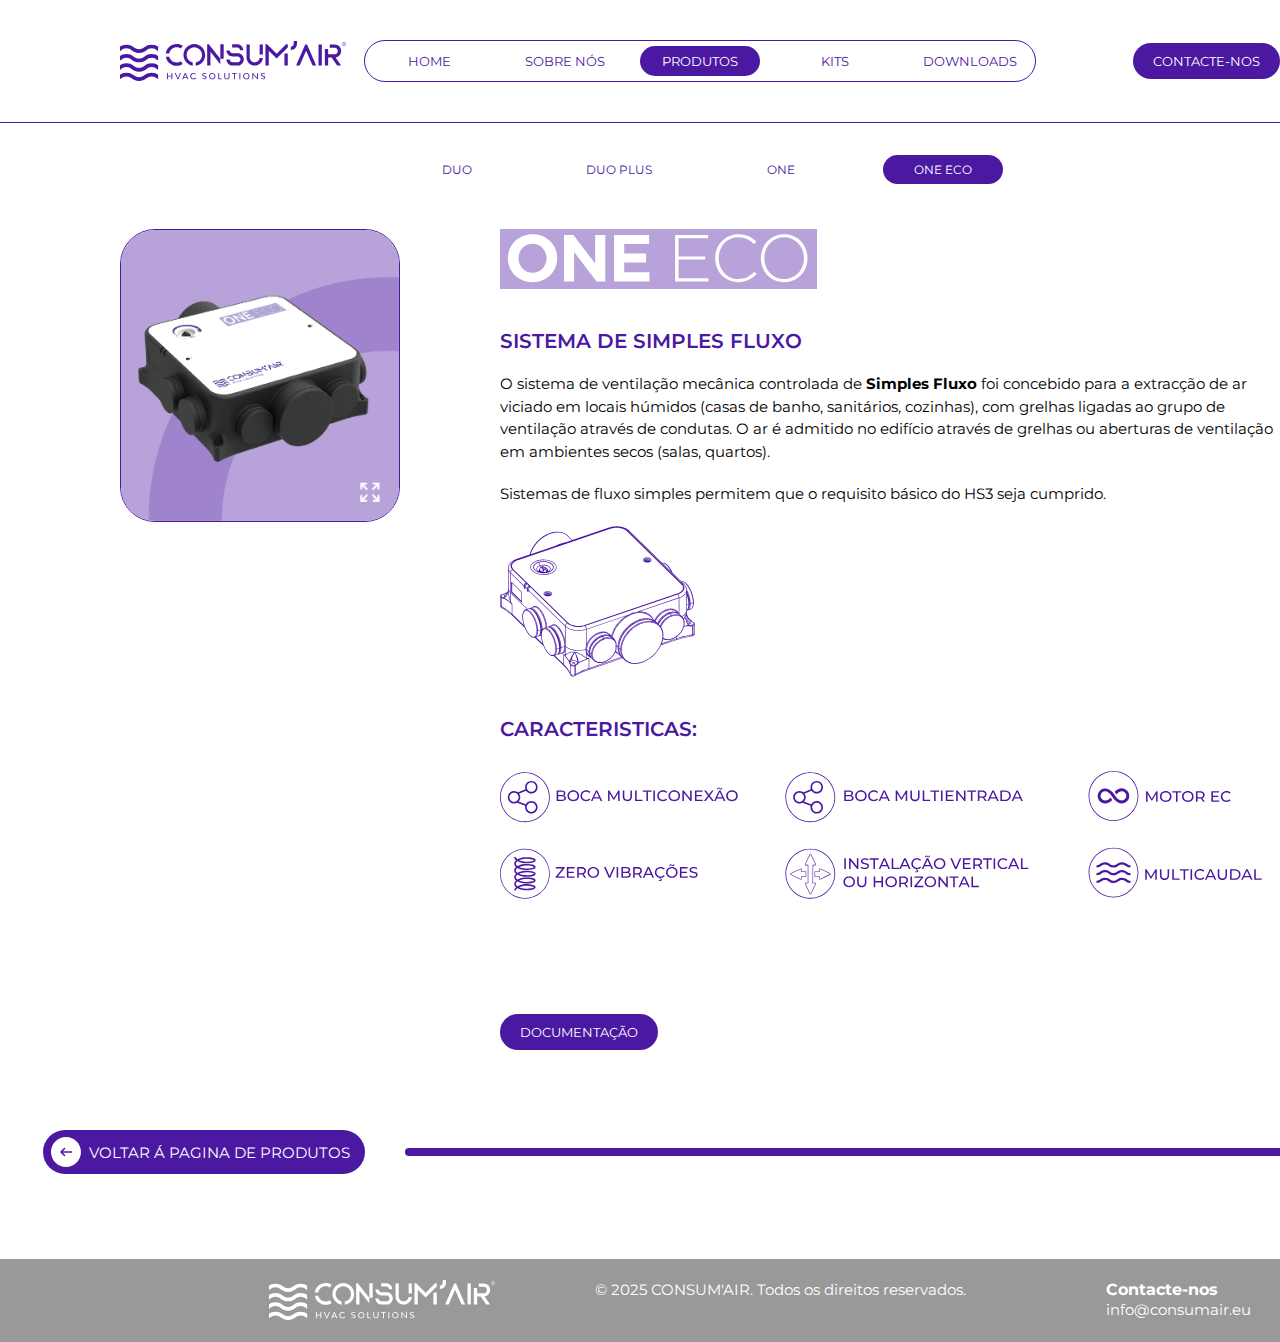
<file: one_eco.html>
<!DOCTYPE html>
<html lang="en">
    <head>
        <meta charset="UTF-8">
        <meta name="viewport" content="width=device-width, initial-scale=1.0">
        <title>CONSUM'AIR</title>
        <link rel="icon" type="image/png" href="./resources/images/LOGO.png">
        <link rel="stylesheet" href="./resources/css/produto_uni.css">
        <link rel="preconnect" href="https://fonts.googleapis.com">
        <link rel="preconnect" href="https://fonts.gstatic.com" crossorigin>
        <link href="https://fonts.googleapis.com/css2?family=Montserrat:ital,wght@0,100..900;1,100..900&display=swap" rel="stylesheet">

    </head>
    
    <body class="container">
        <header class="container">
            <svg id="logo" viewBox="0 0 1866 330.189">
                <path d="M424.59,264.838h7.32v51.07h-7.32v-22.911h-29.534v22.911h-7.385v-51.07h7.385v22.016h29.534v-22.016ZM477.918,306.867l-17.737-42.028h-7.869l22.085,51.07h6.9l22.085-51.07h-7.865l-17.599,42.028ZM542.221,264.838l22.085,51.07h-7.796l-4.971-11.871h-25.399l-5.036,11.871h-7.869l22.154-51.07h6.831ZM548.987,297.963l-10.145-24.083-10.149,24.083h20.294ZM606.525,310.526c-11.252,0-18.84-8.146-18.84-20.289,0-12.009,7.519-20.017,18.909-20.017,6.554,0,11.594,2.898,14.839,6.904l4.62-4.694c-4.828-5.317-11.317-8.284-19.666-8.284-15.803,0-26.363,10.422-26.363,26.091,0,15.803,10.629,26.363,26.432,26.363,9.111,0,16.426-3.729,21.185-10.076l-5.036-4.555c-3.452,5.174-8.765,8.557-16.08,8.557ZM699.108,286.854l-3.31-.896c-5.248-1.518-9.734-3.314-9.734-8.215,0-4.486,4.14-7.523,10.491-7.523,5.317,0,9.526,1.657,13.182,4.901l3.314-5.109c-4.348-3.863-9.799-5.866-16.495-5.866-10.902,0-18.152,5.866-18.152,14.7,0,8.215,6.212,11.598,13.943,13.735l3.175.896c7.108,2.072,12.078,4.283,12.078,9.318,0,4.763-4.486,7.731-11.802,7.731-5.04,0-9.941-1.449-14.012-5.109l-2.898,5.04c4.209,4.14,10.56,6.143,17.322,6.143,11.391,0,19.048-5.797,19.048-14.492,0-9.18-8.557-13.048-16.149-15.254ZM787.845,290.375c0,15.734-10.491,26.225-26.086,26.225s-26.156-10.491-26.156-26.225,10.491-26.229,26.156-26.229,26.086,10.491,26.086,26.229ZM780.252,290.375c0-12.078-7.454-20.155-18.494-20.155-11.109,0-18.494,8.077-18.494,20.155s7.385,20.151,18.494,20.151c11.04,0,18.494-8.077,18.494-20.151ZM818.88,264.838h-7.385v51.07h30.711v-6.074h-23.326v-44.996ZM896.919,296.86c0,8.146-5.732,13.666-14.22,13.666-8.626,0-14.354-5.52-14.354-13.666v-32.022h-7.315v32.299c0,11.732,8.695,19.463,21.669,19.463s21.605-7.731,21.605-19.463v-32.299h-7.385v32.022ZM924.982,270.912h16.011v44.996h7.385v-44.996h16.015v-6.074h-39.411v6.074ZM985.703,315.908h7.385v-51.07h-7.385v51.07ZM1068.99,290.375c0,15.734-10.491,26.225-26.086,26.225s-26.156-10.491-26.156-26.225,10.491-26.229,26.156-26.229,26.086,10.491,26.086,26.229ZM1061.397,290.375c0-12.078-7.454-20.155-18.494-20.155-11.109,0-18.494,8.077-18.494,20.155s7.385,20.151,18.494,20.151c11.04,0,18.494-8.077,18.494-20.151ZM1131.221,303.349l-33.956-38.511h-4.62v51.07h7.385l-.138-38.511,33.886,38.511h4.62v-51.07h-7.385l.208,38.511ZM1183.164,286.854l-3.309-.896c-5.248-1.518-9.734-3.314-9.734-8.215,0-4.486,4.14-7.523,10.491-7.523,5.317,0,9.526,1.657,13.182,4.901l3.314-5.109c-4.348-3.863-9.799-5.866-16.496-5.866-10.902,0-18.152,5.866-18.152,14.7,0,8.215,6.212,11.598,13.943,13.735l3.175.896c7.108,2.072,12.079,4.283,12.079,9.318,0,4.763-4.486,7.731-11.802,7.731-5.04,0-9.941-1.449-14.012-5.109l-2.898,5.04c4.209,4.14,10.56,6.143,17.322,6.143,11.391,0,19.048-5.797,19.048-14.492,0-9.18-8.557-13.048-16.149-15.254ZM413.504,82.948c3.75-6.243,8.352-11.676,13.822-16.283,5.47-4.607,11.638-8.235,18.514-10.898,6.871-2.653,14.132-3.979,21.79-3.979,6.403,0,12.533.9,18.392,2.695,5.854,1.795,11.282,4.49,16.283,8.081l15.463-23.197c-14.994-9.993-31.708-14.994-50.138-14.994-11.563,0-22.461,2.03-32.688,6.093-10.232,4.064-19.33,9.604-27.298,16.635-7.963,7.031-14.568,15.346-19.798,24.954-5.236,9.604-8.549,19.953-9.955,31.043h28.113c1.251-7.181,3.75-13.897,7.499-20.15ZM493.87,201.425c8.437-2.554,16.405-6.314,23.9-11.268l-15.463-22.859c-10.157,7.031-21.715,10.546-34.675,10.546-7.345,0-14.296-1.172-20.853-3.515-6.562-2.344-12.501-5.625-17.811-9.838-5.311-4.218-9.88-9.215-13.705-14.999-3.829-5.775-6.679-12.102-8.554-18.978h-28.113c1.716,10.626,5.268,20.501,10.659,29.641,5.39,9.135,12.027,17.042,19.916,23.717,7.888,6.67,16.831,11.905,26.829,15.697,9.993,3.792,20.539,5.69,31.633,5.69,9.056,0,17.806-1.28,26.239-3.834ZM696.902,147.734c3.984-10.073,5.971-20.811,5.971-32.215,0-12.341-2.339-23.979-7.026-34.914-4.687-10.93-11.094-20.459-19.213-28.582-8.128-8.123-17.614-14.53-28.47-19.213-10.86-4.687-22.456-7.031-34.797-7.031s-23.937,2.344-34.793,7.031c-10.86,4.682-20.347,11.09-28.47,19.213s-14.525,17.652-19.213,28.582c-4.687,10.935-7.026,22.573-7.026,34.914,0,11.244,1.95,21.908,5.854,31.98,3.904,10.077,9.257,19.02,16.053,26.829,6.792,7.813,14.877,14.333,24.247,19.564,9.374,5.236,19.452,8.634,30.227,10.195v-26.712c-7.185-1.561-13.822-4.218-19.916-7.968s-11.362-8.352-15.814-13.822c-4.453-5.465-7.968-11.633-10.546-18.509-2.578-6.871-3.867-14.061-3.867-21.556,0-8.746,1.641-16.949,4.922-24.603,3.281-7.654,7.809-14.371,13.593-20.15,5.775-5.779,12.491-10.312,20.15-13.593,7.649-3.276,15.852-4.917,24.598-4.917s16.949,1.641,24.603,4.917c7.654,3.281,14.371,7.813,20.15,13.593,5.779,5.779,10.312,12.496,13.593,20.15,3.281,7.654,4.922,15.857,4.922,24.603,0,7.654-1.331,14.919-3.984,21.79-2.658,6.876-6.253,13.082-10.78,18.627-4.532,5.545-9.918,10.19-16.166,13.94-6.248,3.75-12.969,6.328-20.15,7.734v26.712c10.93-1.406,21.125-4.725,30.579-9.96,9.449-5.231,17.61-11.793,24.481-19.681,6.876-7.884,12.304-16.869,16.288-26.946ZM746.923,89.744l80.834,101.922v-44.284l-94.891-119.728h-13.358v175.027h27.415v-112.936ZM828.461,145.742h27.415V27.654h-27.415v118.088ZM1021.992,151.952c0-7.045-1.327-13.658-3.984-19.841-2.658-6.187-6.29-11.587-10.893-16.203-4.612-4.622-9.998-8.263-16.166-10.921-6.173-2.662-12.772-3.998-19.803-3.998l-41.706-.23c-3.126,0-6.089-.577-8.901-1.739-2.812-1.158-5.315-2.784-7.499-4.87-2.189-2.09-3.904-4.523-5.156-7.307-1.251-2.779-1.955-5.723-2.109-8.816h-27.41c.15,6.876,1.598,13.358,4.331,19.452,2.733,6.089,6.365,11.404,10.898,15.932,4.528,4.532,9.876,8.123,16.049,10.776,6.168,2.658,12.688,3.984,19.564,3.984l41.706.234c3.281,0,6.328.623,9.14,1.87,2.812,1.242,5.31,2.911,7.499,5.011,2.184,2.095,3.9,4.584,5.151,7.462,1.251,2.878,1.875,5.943,1.875,9.206s-.623,6.337-1.87,9.21c-1.242,2.878-2.958,5.404-5.137,7.579-2.184,2.175-4.678,3.886-7.481,5.128-2.803,1.247-5.845,1.865-9.112,1.865h-41.598c-3.272,0-6.309-.619-9.112-1.856-2.803-1.237-5.296-2.934-7.481-5.104-2.18-2.161-3.9-4.673-5.142-7.537-1.247-2.864-1.87-5.915-1.87-9.168h-27.41c0,7.031,1.326,13.63,3.989,19.798,2.658,6.173,6.299,11.601,10.912,16.283,4.617,4.687,10.016,8.362,16.194,11.015,6.182,2.658,12.791,3.984,19.831,3.984h41.772c7.045,0,13.654-1.331,19.836-3.993,6.178-2.658,11.573-6.337,16.189-11.038,4.617-4.696,8.254-10.134,10.916-16.321,2.657-6.182,3.989-12.796,3.989-19.845ZM975.951,55.519c2.892,1.237,5.428,2.901,7.617,4.987,2.184,2.086,3.904,4.561,5.156,7.42,1.247,2.864,1.875,5.92,1.875,9.163h27.41c0-7.026-1.341-13.625-4.017-19.798-2.681-6.168-6.384-11.554-11.109-16.166-4.725-4.603-10.18-8.235-16.367-10.893s-12.791-3.984-19.817-3.984h-40.769v27.415h40.769c3.281,0,6.36.619,9.252,1.856ZM1179.208,28.357h-26.707v82.709h26.707V28.357ZM1179.208,139.887h-26.942c-.628,5.151-2.076,9.918-4.336,14.291-2.269,4.373-5.198,8.165-8.788,11.362-3.595,3.206-7.734,5.742-12.416,7.617-4.687,1.875-9.609,2.812-14.764,2.812-5.62,0-10.893-1.055-15.814-3.164-4.922-2.109-9.252-4.996-13.002-8.667-3.75-3.67-6.679-7.968-8.788-12.89-2.109-4.922-3.164-10.19-3.164-15.814V28.123h-26.712v107.312c0,9.22,1.758,17.924,5.273,26.126,3.515,8.198,8.32,15.346,14.413,21.439,6.089,6.089,13.236,10.893,21.439,14.408,8.198,3.515,16.986,5.273,26.356,5.273,8.906,0,17.3-1.641,25.188-4.922,7.889-3.281,14.84-7.734,20.853-13.354,6.014-5.625,10.898-12.262,14.647-19.916,3.745-7.654,5.934-15.857,6.557-24.603ZM1529.027,28.357l-75.444,174.792h29.52l28.118-65.137,25.306-58.345,36.55,85.756,16.405,37.727h29.988l-75.21-174.792h-15.233ZM1638.683,203.149h27.415V28.123h-27.415v175.027ZM1812.397,118.177c4.143-4.776,7.392-10.18,9.74-16.203,2.348-6.028,3.52-12.407,3.52-19.142,0-7.513-1.42-14.591-4.251-21.247-2.84-6.651-6.735-12.444-11.704-17.375-4.964-4.931-10.687-8.845-17.183-11.741s-13.49-4.345-20.984-4.345h-39.831v27.176l39.831.234c3.59,0,7.026.741,10.307,2.222,3.281,1.476,6.131,3.422,8.554,5.831,2.419,2.409,4.336,5.287,5.742,8.629,1.406,3.347,2.109,6.885,2.109,10.616s-.703,7.195-2.109,10.382c-1.401,3.192-3.309,5.99-5.718,8.399-2.418,2.409-5.217,4.317-8.413,5.714-3.192,1.401-6.656,2.1-10.396,2.1h-53.265v-44.284h-27.415v138.008h27.415v-66.543l28.587.234,45.69,65.84h32.801l-46.004-66.543c6.571-.937,12.674-2.972,18.308-6.103,5.634-3.131,10.523-7.087,14.671-11.858ZM1461.073,22.852V0h-27.415v22.852c0,3.281-.619,6.36-1.856,9.252-1.237,2.892-2.901,5.428-4.987,7.617-2.086,2.184-4.561,3.904-7.42,5.156-2.864,1.247-5.92,1.875-9.163,1.875v27.41c7.026,0,13.625-1.341,19.798-4.017,6.168-2.681,11.554-6.384,16.166-11.109,4.603-4.725,8.235-10.18,10.893-16.367,2.657-6.187,3.984-12.791,3.984-19.817ZM1293.471,104.822l-.626.618-63.963-63.572-14.3-14.213h-13.822v175.027h27.415v-122.779l64.668,64.2.002-.002.002.002,64.668-64.2,2.544-2.488,24.871-22.751v-27.008h-13.822l-77.637,77.168ZM1357.516,202.681h27.415v-100.289h-27.415v100.289ZM200.3,206.265c-12.27,8.917-21.958,15.965-42.971,15.965s-30.708-7.048-42.979-15.972c-14.089-10.248-30.061-21.864-61.082-21.864-25.508,0-40.787,7.863-53.268,16.358v37.565c3.629-2.36,7.022-4.8,10.289-7.177,12.27-8.924,21.966-15.972,42.979-15.972s30.716,7.048,42.986,15.972c14.089,10.255,30.054,21.871,61.075,21.871s46.979-11.616,61.082-21.871c12.27-8.924,21.958-15.972,42.971-15.972s30.701,7.048,43,15.994c3.258,2.368,6.643,4.802,10.265,7.156v-37.572c-12.477-8.489-27.76-16.352-53.265-16.352-31.014,0-46.979,11.608-61.082,21.871ZM200.3,283.443c-12.27,8.917-21.958,15.965-42.971,15.965s-30.708-7.048-42.979-15.972c-14.089-10.248-30.061-21.864-61.082-21.864-25.508,0-40.787,7.863-53.268,16.358v37.573c3.63-2.36,7.023-4.801,10.289-7.177,12.27-8.924,21.966-15.972,42.979-15.972s30.716,7.048,42.986,15.972c14.081,10.248,30.046,21.864,61.075,21.864s46.994-11.616,61.082-21.864c12.27-8.924,21.958-15.972,42.971-15.972s30.701,7.048,42.986,15.98c3.262,2.373,6.652,4.811,10.279,7.169v-37.578c-12.477-8.489-27.76-16.352-53.265-16.352-31.014,0-46.979,11.608-61.082,21.871ZM200.3,129.079c-12.27,8.917-21.958,15.965-42.971,15.965s-30.708-7.048-42.979-15.972c-14.089-10.248-30.061-21.864-61.082-21.864-25.508,0-40.787,7.863-53.268,16.358v37.573c3.63-2.36,7.023-4.801,10.289-7.177,12.27-8.924,21.966-15.972,42.979-15.972s30.716,7.048,42.986,15.972c14.081,10.248,30.046,21.864,61.075,21.864s46.994-11.616,61.082-21.864c12.27-8.924,21.958-15.972,42.971-15.972s30.701,7.048,42.986,15.98c3.262,2.373,6.652,4.811,10.279,7.169v-37.578c-12.477-8.489-27.76-16.352-53.265-16.352-31.014,0-46.979,11.608-61.082,21.871ZM200.263,51.923c-12.256,8.91-21.944,15.943-42.935,15.943s-30.679-7.041-42.979-15.972c-14.089-10.256-30.054-21.871-61.082-21.871-25.501,0-40.778,7.861-53.268,16.36v37.571c3.63-2.36,7.023-4.801,10.289-7.177,12.27-8.924,21.966-15.972,42.979-15.972s30.716,7.048,42.986,15.972c14.081,10.248,30.046,21.864,61.075,21.864s46.994-11.616,61.082-21.864c12.27-8.924,21.958-15.972,42.971-15.972s30.701,7.048,42.986,15.98c3.262,2.373,6.652,4.811,10.279,7.169v-37.574c-12.475-8.493-27.754-16.356-53.265-16.356-31.021,0-46.986,11.616-61.118,21.9ZM1850.564,26.653l4.939,8.4h-2.538l-4.86-8.173h-3.231v8.173h-2.226V15.387h6.272c3.3,0,6.108,2.459,6.108,5.804,0,2.945-1.882,4.748-4.463,5.462ZM1848.703,24.909c2.311,0,4.103-1.587,4.103-3.717,0-2.144-1.793-3.766-4.103-3.766h-3.829v7.483h3.829ZM1866,25.247c0,9.807-7.932,17.752-17.726,17.752s-17.774-7.945-17.774-17.752,7.933-17.75,17.774-17.75,17.726,7.956,17.726,17.75ZM1863.663,25.247c0-8.477-6.933-15.629-15.388-15.629-8.524,0-15.484,7.152-15.484,15.629.021,8.49,6.959,15.666,15.484,15.666,8.456,0,15.388-7.175,15.388-15.666Z" style="fill: currentColor;"/>
            </svg>

             <ul class="nav-menu">
                <li><a href="./index.html">Home</a></li>
                <li><a href="./index.html#sobre_nos">Sobre nós</a></li>
                <li><a class="active_nav" href="./produtos.html">Produtos</a></li>
                <li><a href="./kits.html">Kits</a></li>
                <li><a href="./downloads.html">Downloads</a></li>
            </ul>

            <a id="contact_btt" class="button" href="./contact.html">Contacte-nos</a>
        </header>

        <main>
            <ul class="sub_menu">
                <li><a href="./duo.html">DUO</a></li>
                <li><a href="./duo_plus.html">DUO PLUS</a></li>
                <li><a href="./one.html">ONE</a></li>
                <li><a class="active_nav" href="./one_eco.html">ONE ECO</a></li>
            </ul>

            <div class="product_grid">
                <a href="#" id="openModal"><img class="product_image" src="./resources/images/ONE-ECO-PAG-PRODUTO-01.webp" alt="ONE ECO VMC"></a>

                <div class="product_info">
                    <img id="product_logo" src="./resources/images/ONE-ECO-LOGO-01.svg" alt="ONE_ECO_title">
                    <h3>SISTEMA DE SIMPLES FLUXO</h3>
                    <p>O sistema de ventilação mecânica controlada de <strong>Simples Fluxo</strong> foi concebido para a extracção de ar viciado em locais húmidos (casas de banho, sanitários, cozinhas), com grelhas ligadas ao grupo de ventilação através de condutas. O ar é admitido no edifício através de grelhas ou aberturas de ventilação em ambientes secos (salas, quartos).</p><p>Sistemas de fluxo simples permitem que o requisito básico do HS3 seja cumprido.</p>
                    <img id="product_drawing" src="./resources/images/ONE-ECO-DESENHO-01.svg" alt="desenho_ONE_ECO">
                    <h3>caracteristicas:</h3>
                    <img id="caracteristicas" src="./resources/images/ONE-ECO-CARACTERISTICAS-01-01.svg" alt="caracteristicas_ONE_ECO">
                    <a id="download_bttn" href="./downloads.html">documentação</a>
                </div>

            </div>

            <div id="produtos_bar" class="container">
                <a href="./produtos.html" id="produtos_bttn"><svg id="seta_bttn" viewBox="0 0 47.93 47.93"><path d="M23.96,47.93c13.23,0,23.96-10.73,23.96-23.96S37.2,0,23.96,0,0,10.73,0,23.96s10.73,23.96,23.96,23.96ZM15.08,23.15l5.61-5.61c.48-.48,1.27-.48,1.75.02h.01c.46.49.46,1.26-.02,1.73l-3.5,3.5h13.67c.68,0,1.23.55,1.23,1.23h0c0,.68-.55,1.23-1.23,1.23h-13.67l3.5,3.5c.47.47.48,1.24.02,1.72h-.01c-.48.51-1.26.51-1.75.03l-5.61-5.61c-.48-.48-.48-1.26,0-1.73Z" fill="#fff"/></svg>Voltar á pagina de produtos</a>
                <a id="bar" href="#"></a>
            </div>


        </main>

        <footer>
            <div id="footer_content">
                <svg id="logo_footer" viewBox="0 0 1866 330.189">
                    <path d="M424.59,264.838h7.32v51.07h-7.32v-22.911h-29.534v22.911h-7.385v-51.07h7.385v22.016h29.534v-22.016ZM477.918,306.867l-17.737-42.028h-7.869l22.085,51.07h6.9l22.085-51.07h-7.865l-17.599,42.028ZM542.221,264.838l22.085,51.07h-7.796l-4.971-11.871h-25.399l-5.036,11.871h-7.869l22.154-51.07h6.831ZM548.987,297.963l-10.145-24.083-10.149,24.083h20.294ZM606.525,310.526c-11.252,0-18.84-8.146-18.84-20.289,0-12.009,7.519-20.017,18.909-20.017,6.554,0,11.594,2.898,14.839,6.904l4.62-4.694c-4.828-5.317-11.317-8.284-19.666-8.284-15.803,0-26.363,10.422-26.363,26.091,0,15.803,10.629,26.363,26.432,26.363,9.111,0,16.426-3.729,21.185-10.076l-5.036-4.555c-3.452,5.174-8.765,8.557-16.08,8.557ZM699.108,286.854l-3.31-.896c-5.248-1.518-9.734-3.314-9.734-8.215,0-4.486,4.14-7.523,10.491-7.523,5.317,0,9.526,1.657,13.182,4.901l3.314-5.109c-4.348-3.863-9.799-5.866-16.495-5.866-10.902,0-18.152,5.866-18.152,14.7,0,8.215,6.212,11.598,13.943,13.735l3.175.896c7.108,2.072,12.078,4.283,12.078,9.318,0,4.763-4.486,7.731-11.802,7.731-5.04,0-9.941-1.449-14.012-5.109l-2.898,5.04c4.209,4.14,10.56,6.143,17.322,6.143,11.391,0,19.048-5.797,19.048-14.492,0-9.18-8.557-13.048-16.149-15.254ZM787.845,290.375c0,15.734-10.491,26.225-26.086,26.225s-26.156-10.491-26.156-26.225,10.491-26.229,26.156-26.229,26.086,10.491,26.086,26.229ZM780.252,290.375c0-12.078-7.454-20.155-18.494-20.155-11.109,0-18.494,8.077-18.494,20.155s7.385,20.151,18.494,20.151c11.04,0,18.494-8.077,18.494-20.151ZM818.88,264.838h-7.385v51.07h30.711v-6.074h-23.326v-44.996ZM896.919,296.86c0,8.146-5.732,13.666-14.22,13.666-8.626,0-14.354-5.52-14.354-13.666v-32.022h-7.315v32.299c0,11.732,8.695,19.463,21.669,19.463s21.605-7.731,21.605-19.463v-32.299h-7.385v32.022ZM924.982,270.912h16.011v44.996h7.385v-44.996h16.015v-6.074h-39.411v6.074ZM985.703,315.908h7.385v-51.07h-7.385v51.07ZM1068.99,290.375c0,15.734-10.491,26.225-26.086,26.225s-26.156-10.491-26.156-26.225,10.491-26.229,26.156-26.229,26.086,10.491,26.086,26.229ZM1061.397,290.375c0-12.078-7.454-20.155-18.494-20.155-11.109,0-18.494,8.077-18.494,20.155s7.385,20.151,18.494,20.151c11.04,0,18.494-8.077,18.494-20.151ZM1131.221,303.349l-33.956-38.511h-4.62v51.07h7.385l-.138-38.511,33.886,38.511h4.62v-51.07h-7.385l.208,38.511ZM1183.164,286.854l-3.309-.896c-5.248-1.518-9.734-3.314-9.734-8.215,0-4.486,4.14-7.523,10.491-7.523,5.317,0,9.526,1.657,13.182,4.901l3.314-5.109c-4.348-3.863-9.799-5.866-16.496-5.866-10.902,0-18.152,5.866-18.152,14.7,0,8.215,6.212,11.598,13.943,13.735l3.175.896c7.108,2.072,12.079,4.283,12.079,9.318,0,4.763-4.486,7.731-11.802,7.731-5.04,0-9.941-1.449-14.012-5.109l-2.898,5.04c4.209,4.14,10.56,6.143,17.322,6.143,11.391,0,19.048-5.797,19.048-14.492,0-9.18-8.557-13.048-16.149-15.254ZM413.504,82.948c3.75-6.243,8.352-11.676,13.822-16.283,5.47-4.607,11.638-8.235,18.514-10.898,6.871-2.653,14.132-3.979,21.79-3.979,6.403,0,12.533.9,18.392,2.695,5.854,1.795,11.282,4.49,16.283,8.081l15.463-23.197c-14.994-9.993-31.708-14.994-50.138-14.994-11.563,0-22.461,2.03-32.688,6.093-10.232,4.064-19.33,9.604-27.298,16.635-7.963,7.031-14.568,15.346-19.798,24.954-5.236,9.604-8.549,19.953-9.955,31.043h28.113c1.251-7.181,3.75-13.897,7.499-20.15ZM493.87,201.425c8.437-2.554,16.405-6.314,23.9-11.268l-15.463-22.859c-10.157,7.031-21.715,10.546-34.675,10.546-7.345,0-14.296-1.172-20.853-3.515-6.562-2.344-12.501-5.625-17.811-9.838-5.311-4.218-9.88-9.215-13.705-14.999-3.829-5.775-6.679-12.102-8.554-18.978h-28.113c1.716,10.626,5.268,20.501,10.659,29.641,5.39,9.135,12.027,17.042,19.916,23.717,7.888,6.67,16.831,11.905,26.829,15.697,9.993,3.792,20.539,5.69,31.633,5.69,9.056,0,17.806-1.28,26.239-3.834ZM696.902,147.734c3.984-10.073,5.971-20.811,5.971-32.215,0-12.341-2.339-23.979-7.026-34.914-4.687-10.93-11.094-20.459-19.213-28.582-8.128-8.123-17.614-14.53-28.47-19.213-10.86-4.687-22.456-7.031-34.797-7.031s-23.937,2.344-34.793,7.031c-10.86,4.682-20.347,11.09-28.47,19.213s-14.525,17.652-19.213,28.582c-4.687,10.935-7.026,22.573-7.026,34.914,0,11.244,1.95,21.908,5.854,31.98,3.904,10.077,9.257,19.02,16.053,26.829,6.792,7.813,14.877,14.333,24.247,19.564,9.374,5.236,19.452,8.634,30.227,10.195v-26.712c-7.185-1.561-13.822-4.218-19.916-7.968s-11.362-8.352-15.814-13.822c-4.453-5.465-7.968-11.633-10.546-18.509-2.578-6.871-3.867-14.061-3.867-21.556,0-8.746,1.641-16.949,4.922-24.603,3.281-7.654,7.809-14.371,13.593-20.15,5.775-5.779,12.491-10.312,20.15-13.593,7.649-3.276,15.852-4.917,24.598-4.917s16.949,1.641,24.603,4.917c7.654,3.281,14.371,7.813,20.15,13.593,5.779,5.779,10.312,12.496,13.593,20.15,3.281,7.654,4.922,15.857,4.922,24.603,0,7.654-1.331,14.919-3.984,21.79-2.658,6.876-6.253,13.082-10.78,18.627-4.532,5.545-9.918,10.19-16.166,13.94-6.248,3.75-12.969,6.328-20.15,7.734v26.712c10.93-1.406,21.125-4.725,30.579-9.96,9.449-5.231,17.61-11.793,24.481-19.681,6.876-7.884,12.304-16.869,16.288-26.946ZM746.923,89.744l80.834,101.922v-44.284l-94.891-119.728h-13.358v175.027h27.415v-112.936ZM828.461,145.742h27.415V27.654h-27.415v118.088ZM1021.992,151.952c0-7.045-1.327-13.658-3.984-19.841-2.658-6.187-6.29-11.587-10.893-16.203-4.612-4.622-9.998-8.263-16.166-10.921-6.173-2.662-12.772-3.998-19.803-3.998l-41.706-.23c-3.126,0-6.089-.577-8.901-1.739-2.812-1.158-5.315-2.784-7.499-4.87-2.189-2.09-3.904-4.523-5.156-7.307-1.251-2.779-1.955-5.723-2.109-8.816h-27.41c.15,6.876,1.598,13.358,4.331,19.452,2.733,6.089,6.365,11.404,10.898,15.932,4.528,4.532,9.876,8.123,16.049,10.776,6.168,2.658,12.688,3.984,19.564,3.984l41.706.234c3.281,0,6.328.623,9.14,1.87,2.812,1.242,5.31,2.911,7.499,5.011,2.184,2.095,3.9,4.584,5.151,7.462,1.251,2.878,1.875,5.943,1.875,9.206s-.623,6.337-1.87,9.21c-1.242,2.878-2.958,5.404-5.137,7.579-2.184,2.175-4.678,3.886-7.481,5.128-2.803,1.247-5.845,1.865-9.112,1.865h-41.598c-3.272,0-6.309-.619-9.112-1.856-2.803-1.237-5.296-2.934-7.481-5.104-2.18-2.161-3.9-4.673-5.142-7.537-1.247-2.864-1.87-5.915-1.87-9.168h-27.41c0,7.031,1.326,13.63,3.989,19.798,2.658,6.173,6.299,11.601,10.912,16.283,4.617,4.687,10.016,8.362,16.194,11.015,6.182,2.658,12.791,3.984,19.831,3.984h41.772c7.045,0,13.654-1.331,19.836-3.993,6.178-2.658,11.573-6.337,16.189-11.038,4.617-4.696,8.254-10.134,10.916-16.321,2.657-6.182,3.989-12.796,3.989-19.845ZM975.951,55.519c2.892,1.237,5.428,2.901,7.617,4.987,2.184,2.086,3.904,4.561,5.156,7.42,1.247,2.864,1.875,5.92,1.875,9.163h27.41c0-7.026-1.341-13.625-4.017-19.798-2.681-6.168-6.384-11.554-11.109-16.166-4.725-4.603-10.18-8.235-16.367-10.893s-12.791-3.984-19.817-3.984h-40.769v27.415h40.769c3.281,0,6.36.619,9.252,1.856ZM1179.208,28.357h-26.707v82.709h26.707V28.357ZM1179.208,139.887h-26.942c-.628,5.151-2.076,9.918-4.336,14.291-2.269,4.373-5.198,8.165-8.788,11.362-3.595,3.206-7.734,5.742-12.416,7.617-4.687,1.875-9.609,2.812-14.764,2.812-5.62,0-10.893-1.055-15.814-3.164-4.922-2.109-9.252-4.996-13.002-8.667-3.75-3.67-6.679-7.968-8.788-12.89-2.109-4.922-3.164-10.19-3.164-15.814V28.123h-26.712v107.312c0,9.22,1.758,17.924,5.273,26.126,3.515,8.198,8.32,15.346,14.413,21.439,6.089,6.089,13.236,10.893,21.439,14.408,8.198,3.515,16.986,5.273,26.356,5.273,8.906,0,17.3-1.641,25.188-4.922,7.889-3.281,14.84-7.734,20.853-13.354,6.014-5.625,10.898-12.262,14.647-19.916,3.745-7.654,5.934-15.857,6.557-24.603ZM1529.027,28.357l-75.444,174.792h29.52l28.118-65.137,25.306-58.345,36.55,85.756,16.405,37.727h29.988l-75.21-174.792h-15.233ZM1638.683,203.149h27.415V28.123h-27.415v175.027ZM1812.397,118.177c4.143-4.776,7.392-10.18,9.74-16.203,2.348-6.028,3.52-12.407,3.52-19.142,0-7.513-1.42-14.591-4.251-21.247-2.84-6.651-6.735-12.444-11.704-17.375-4.964-4.931-10.687-8.845-17.183-11.741s-13.49-4.345-20.984-4.345h-39.831v27.176l39.831.234c3.59,0,7.026.741,10.307,2.222,3.281,1.476,6.131,3.422,8.554,5.831,2.419,2.409,4.336,5.287,5.742,8.629,1.406,3.347,2.109,6.885,2.109,10.616s-.703,7.195-2.109,10.382c-1.401,3.192-3.309,5.99-5.718,8.399-2.418,2.409-5.217,4.317-8.413,5.714-3.192,1.401-6.656,2.1-10.396,2.1h-53.265v-44.284h-27.415v138.008h27.415v-66.543l28.587.234,45.69,65.84h32.801l-46.004-66.543c6.571-.937,12.674-2.972,18.308-6.103,5.634-3.131,10.523-7.087,14.671-11.858ZM1461.073,22.852V0h-27.415v22.852c0,3.281-.619,6.36-1.856,9.252-1.237,2.892-2.901,5.428-4.987,7.617-2.086,2.184-4.561,3.904-7.42,5.156-2.864,1.247-5.92,1.875-9.163,1.875v27.41c7.026,0,13.625-1.341,19.798-4.017,6.168-2.681,11.554-6.384,16.166-11.109,4.603-4.725,8.235-10.18,10.893-16.367,2.657-6.187,3.984-12.791,3.984-19.817ZM1293.471,104.822l-.626.618-63.963-63.572-14.3-14.213h-13.822v175.027h27.415v-122.779l64.668,64.2.002-.002.002.002,64.668-64.2,2.544-2.488,24.871-22.751v-27.008h-13.822l-77.637,77.168ZM1357.516,202.681h27.415v-100.289h-27.415v100.289ZM200.3,206.265c-12.27,8.917-21.958,15.965-42.971,15.965s-30.708-7.048-42.979-15.972c-14.089-10.248-30.061-21.864-61.082-21.864-25.508,0-40.787,7.863-53.268,16.358v37.565c3.629-2.36,7.022-4.8,10.289-7.177,12.27-8.924,21.966-15.972,42.979-15.972s30.716,7.048,42.986,15.972c14.089,10.255,30.054,21.871,61.075,21.871s46.979-11.616,61.082-21.871c12.27-8.924,21.958-15.972,42.971-15.972s30.701,7.048,43,15.994c3.258,2.368,6.643,4.802,10.265,7.156v-37.572c-12.477-8.489-27.76-16.352-53.265-16.352-31.014,0-46.979,11.608-61.082,21.871ZM200.3,283.443c-12.27,8.917-21.958,15.965-42.971,15.965s-30.708-7.048-42.979-15.972c-14.089-10.248-30.061-21.864-61.082-21.864-25.508,0-40.787,7.863-53.268,16.358v37.573c3.63-2.36,7.023-4.801,10.289-7.177,12.27-8.924,21.966-15.972,42.979-15.972s30.716,7.048,42.986,15.972c14.081,10.248,30.046,21.864,61.075,21.864s46.994-11.616,61.082-21.864c12.27-8.924,21.958-15.972,42.971-15.972s30.701,7.048,42.986,15.98c3.262,2.373,6.652,4.811,10.279,7.169v-37.578c-12.477-8.489-27.76-16.352-53.265-16.352-31.014,0-46.979,11.608-61.082,21.871ZM200.3,129.079c-12.27,8.917-21.958,15.965-42.971,15.965s-30.708-7.048-42.979-15.972c-14.089-10.248-30.061-21.864-61.082-21.864-25.508,0-40.787,7.863-53.268,16.358v37.573c3.63-2.36,7.023-4.801,10.289-7.177,12.27-8.924,21.966-15.972,42.979-15.972s30.716,7.048,42.986,15.972c14.081,10.248,30.046,21.864,61.075,21.864s46.994-11.616,61.082-21.864c12.27-8.924,21.958-15.972,42.971-15.972s30.701,7.048,42.986,15.98c3.262,2.373,6.652,4.811,10.279,7.169v-37.578c-12.477-8.489-27.76-16.352-53.265-16.352-31.014,0-46.979,11.608-61.082,21.871ZM200.263,51.923c-12.256,8.91-21.944,15.943-42.935,15.943s-30.679-7.041-42.979-15.972c-14.089-10.256-30.054-21.871-61.082-21.871-25.501,0-40.778,7.861-53.268,16.36v37.571c3.63-2.36,7.023-4.801,10.289-7.177,12.27-8.924,21.966-15.972,42.979-15.972s30.716,7.048,42.986,15.972c14.081,10.248,30.046,21.864,61.075,21.864s46.994-11.616,61.082-21.864c12.27-8.924,21.958-15.972,42.971-15.972s30.701,7.048,42.986,15.98c3.262,2.373,6.652,4.811,10.279,7.169v-37.574c-12.475-8.493-27.754-16.356-53.265-16.356-31.021,0-46.986,11.616-61.118,21.9ZM1850.564,26.653l4.939,8.4h-2.538l-4.86-8.173h-3.231v8.173h-2.226V15.387h6.272c3.3,0,6.108,2.459,6.108,5.804,0,2.945-1.882,4.748-4.463,5.462ZM1848.703,24.909c2.311,0,4.103-1.587,4.103-3.717,0-2.144-1.793-3.766-4.103-3.766h-3.829v7.483h3.829ZM1866,25.247c0,9.807-7.932,17.752-17.726,17.752s-17.774-7.945-17.774-17.752,7.933-17.75,17.774-17.75,17.726,7.956,17.726,17.75ZM1863.663,25.247c0-8.477-6.933-15.629-15.388-15.629-8.524,0-15.484,7.152-15.484,15.629.021,8.49,6.959,15.666,15.484,15.666,8.456,0,15.388-7.175,15.388-15.666Z" style="fill: currentColor;"/>
                </svg>
                <p id="footer_text">© 2025 CONSUM'AIR. Todos os direitos reservados.</p>
            </div>
            <div id="logo_footer">
                <h4>Contacte-nos</h4>
                <p>info@consumair.eu</p>
            </div>
        </footer>

                        <!-- Modal overlay -->
                <div id="imageModal" style="display:none; position:fixed; z-index:1000; left:0; top:0; width:100vw; height:100vh; background:rgba(0,0,0,0.85); justify-content:center; align-items:center;">
                    <span id="closeModal" style="position:absolute; top:30px; right:40px; color:#fff; font-size:2.5rem; cursor:pointer;">&times;</span>
                    <img src="./resources/images/ONE-ECO-EXPLODE-01.webp" alt="DUO VMC" style="max-width:90vw; max-height:90vh; box-shadow:0 0 40px #000;">
                </div>
                    <script>
                        document.getElementById('openModal').onclick = function(e) {
                            e.preventDefault();
                            document.getElementById('imageModal').style.display = 'flex';
                            document.body.style.overflow = 'hidden';
                        };
                        document.getElementById('closeModal').onclick = function() {
                            document.getElementById('imageModal').style.display = 'none';
                            document.body.style.overflow = '';
                        };
                        document.getElementById('imageModal').onclick = function(e) {
                            if (e.target === this) {
                                this.style.display = 'none';
                                document.body.style.overflow = '';
                            }
                        };
                    </script>

    </body>
</html>
</file>
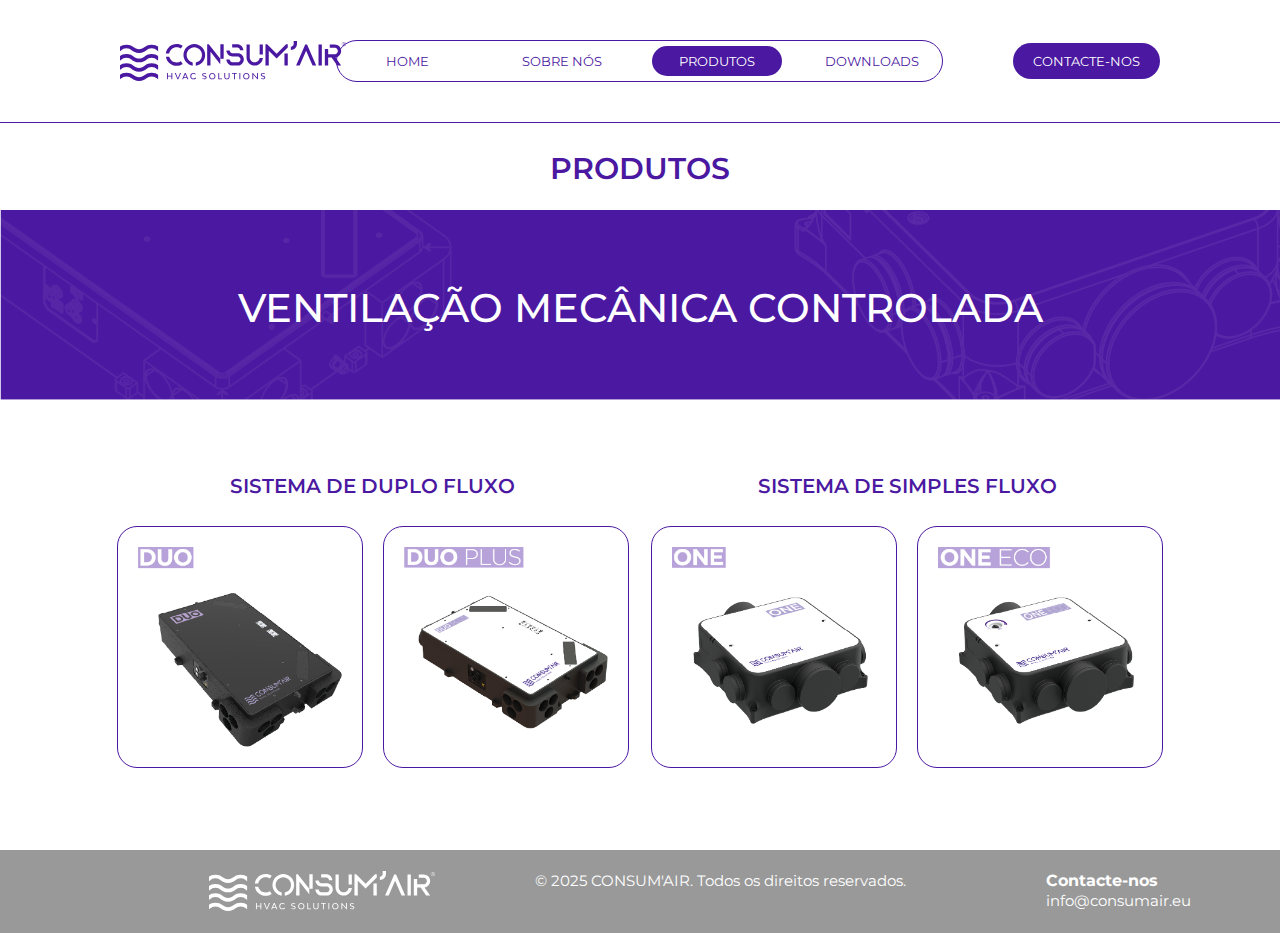
<file: produtos.html>
<!DOCTYPE html>
<html lang="en">
    <head>
        <meta charset="UTF-8">
        <meta name="viewport" content="width=device-width, initial-scale=1.0">
        <title>CONSUM'AIR</title>
        <link rel="icon" type="image/png" href="./resources/images/LOGO.png">
        <link rel="stylesheet" href="./resources/css/produtos.css">
        <link rel="preconnect" href="https://fonts.googleapis.com">
        <link rel="preconnect" href="https://fonts.gstatic.com" crossorigin>
        <link href="https://fonts.googleapis.com/css2?family=Montserrat:ital,wght@0,100..900;1,100..900&display=swap" rel="stylesheet">

    </head>
    <body class="container">
        <header class="container">
            <svg id="logo" viewBox="0 0 1866 330.189">
                <path d="M424.59,264.838h7.32v51.07h-7.32v-22.911h-29.534v22.911h-7.385v-51.07h7.385v22.016h29.534v-22.016ZM477.918,306.867l-17.737-42.028h-7.869l22.085,51.07h6.9l22.085-51.07h-7.865l-17.599,42.028ZM542.221,264.838l22.085,51.07h-7.796l-4.971-11.871h-25.399l-5.036,11.871h-7.869l22.154-51.07h6.831ZM548.987,297.963l-10.145-24.083-10.149,24.083h20.294ZM606.525,310.526c-11.252,0-18.84-8.146-18.84-20.289,0-12.009,7.519-20.017,18.909-20.017,6.554,0,11.594,2.898,14.839,6.904l4.62-4.694c-4.828-5.317-11.317-8.284-19.666-8.284-15.803,0-26.363,10.422-26.363,26.091,0,15.803,10.629,26.363,26.432,26.363,9.111,0,16.426-3.729,21.185-10.076l-5.036-4.555c-3.452,5.174-8.765,8.557-16.08,8.557ZM699.108,286.854l-3.31-.896c-5.248-1.518-9.734-3.314-9.734-8.215,0-4.486,4.14-7.523,10.491-7.523,5.317,0,9.526,1.657,13.182,4.901l3.314-5.109c-4.348-3.863-9.799-5.866-16.495-5.866-10.902,0-18.152,5.866-18.152,14.7,0,8.215,6.212,11.598,13.943,13.735l3.175.896c7.108,2.072,12.078,4.283,12.078,9.318,0,4.763-4.486,7.731-11.802,7.731-5.04,0-9.941-1.449-14.012-5.109l-2.898,5.04c4.209,4.14,10.56,6.143,17.322,6.143,11.391,0,19.048-5.797,19.048-14.492,0-9.18-8.557-13.048-16.149-15.254ZM787.845,290.375c0,15.734-10.491,26.225-26.086,26.225s-26.156-10.491-26.156-26.225,10.491-26.229,26.156-26.229,26.086,10.491,26.086,26.229ZM780.252,290.375c0-12.078-7.454-20.155-18.494-20.155-11.109,0-18.494,8.077-18.494,20.155s7.385,20.151,18.494,20.151c11.04,0,18.494-8.077,18.494-20.151ZM818.88,264.838h-7.385v51.07h30.711v-6.074h-23.326v-44.996ZM896.919,296.86c0,8.146-5.732,13.666-14.22,13.666-8.626,0-14.354-5.52-14.354-13.666v-32.022h-7.315v32.299c0,11.732,8.695,19.463,21.669,19.463s21.605-7.731,21.605-19.463v-32.299h-7.385v32.022ZM924.982,270.912h16.011v44.996h7.385v-44.996h16.015v-6.074h-39.411v6.074ZM985.703,315.908h7.385v-51.07h-7.385v51.07ZM1068.99,290.375c0,15.734-10.491,26.225-26.086,26.225s-26.156-10.491-26.156-26.225,10.491-26.229,26.156-26.229,26.086,10.491,26.086,26.229ZM1061.397,290.375c0-12.078-7.454-20.155-18.494-20.155-11.109,0-18.494,8.077-18.494,20.155s7.385,20.151,18.494,20.151c11.04,0,18.494-8.077,18.494-20.151ZM1131.221,303.349l-33.956-38.511h-4.62v51.07h7.385l-.138-38.511,33.886,38.511h4.62v-51.07h-7.385l.208,38.511ZM1183.164,286.854l-3.309-.896c-5.248-1.518-9.734-3.314-9.734-8.215,0-4.486,4.14-7.523,10.491-7.523,5.317,0,9.526,1.657,13.182,4.901l3.314-5.109c-4.348-3.863-9.799-5.866-16.496-5.866-10.902,0-18.152,5.866-18.152,14.7,0,8.215,6.212,11.598,13.943,13.735l3.175.896c7.108,2.072,12.079,4.283,12.079,9.318,0,4.763-4.486,7.731-11.802,7.731-5.04,0-9.941-1.449-14.012-5.109l-2.898,5.04c4.209,4.14,10.56,6.143,17.322,6.143,11.391,0,19.048-5.797,19.048-14.492,0-9.18-8.557-13.048-16.149-15.254ZM413.504,82.948c3.75-6.243,8.352-11.676,13.822-16.283,5.47-4.607,11.638-8.235,18.514-10.898,6.871-2.653,14.132-3.979,21.79-3.979,6.403,0,12.533.9,18.392,2.695,5.854,1.795,11.282,4.49,16.283,8.081l15.463-23.197c-14.994-9.993-31.708-14.994-50.138-14.994-11.563,0-22.461,2.03-32.688,6.093-10.232,4.064-19.33,9.604-27.298,16.635-7.963,7.031-14.568,15.346-19.798,24.954-5.236,9.604-8.549,19.953-9.955,31.043h28.113c1.251-7.181,3.75-13.897,7.499-20.15ZM493.87,201.425c8.437-2.554,16.405-6.314,23.9-11.268l-15.463-22.859c-10.157,7.031-21.715,10.546-34.675,10.546-7.345,0-14.296-1.172-20.853-3.515-6.562-2.344-12.501-5.625-17.811-9.838-5.311-4.218-9.88-9.215-13.705-14.999-3.829-5.775-6.679-12.102-8.554-18.978h-28.113c1.716,10.626,5.268,20.501,10.659,29.641,5.39,9.135,12.027,17.042,19.916,23.717,7.888,6.67,16.831,11.905,26.829,15.697,9.993,3.792,20.539,5.69,31.633,5.69,9.056,0,17.806-1.28,26.239-3.834ZM696.902,147.734c3.984-10.073,5.971-20.811,5.971-32.215,0-12.341-2.339-23.979-7.026-34.914-4.687-10.93-11.094-20.459-19.213-28.582-8.128-8.123-17.614-14.53-28.47-19.213-10.86-4.687-22.456-7.031-34.797-7.031s-23.937,2.344-34.793,7.031c-10.86,4.682-20.347,11.09-28.47,19.213s-14.525,17.652-19.213,28.582c-4.687,10.935-7.026,22.573-7.026,34.914,0,11.244,1.95,21.908,5.854,31.98,3.904,10.077,9.257,19.02,16.053,26.829,6.792,7.813,14.877,14.333,24.247,19.564,9.374,5.236,19.452,8.634,30.227,10.195v-26.712c-7.185-1.561-13.822-4.218-19.916-7.968s-11.362-8.352-15.814-13.822c-4.453-5.465-7.968-11.633-10.546-18.509-2.578-6.871-3.867-14.061-3.867-21.556,0-8.746,1.641-16.949,4.922-24.603,3.281-7.654,7.809-14.371,13.593-20.15,5.775-5.779,12.491-10.312,20.15-13.593,7.649-3.276,15.852-4.917,24.598-4.917s16.949,1.641,24.603,4.917c7.654,3.281,14.371,7.813,20.15,13.593,5.779,5.779,10.312,12.496,13.593,20.15,3.281,7.654,4.922,15.857,4.922,24.603,0,7.654-1.331,14.919-3.984,21.79-2.658,6.876-6.253,13.082-10.78,18.627-4.532,5.545-9.918,10.19-16.166,13.94-6.248,3.75-12.969,6.328-20.15,7.734v26.712c10.93-1.406,21.125-4.725,30.579-9.96,9.449-5.231,17.61-11.793,24.481-19.681,6.876-7.884,12.304-16.869,16.288-26.946ZM746.923,89.744l80.834,101.922v-44.284l-94.891-119.728h-13.358v175.027h27.415v-112.936ZM828.461,145.742h27.415V27.654h-27.415v118.088ZM1021.992,151.952c0-7.045-1.327-13.658-3.984-19.841-2.658-6.187-6.29-11.587-10.893-16.203-4.612-4.622-9.998-8.263-16.166-10.921-6.173-2.662-12.772-3.998-19.803-3.998l-41.706-.23c-3.126,0-6.089-.577-8.901-1.739-2.812-1.158-5.315-2.784-7.499-4.87-2.189-2.09-3.904-4.523-5.156-7.307-1.251-2.779-1.955-5.723-2.109-8.816h-27.41c.15,6.876,1.598,13.358,4.331,19.452,2.733,6.089,6.365,11.404,10.898,15.932,4.528,4.532,9.876,8.123,16.049,10.776,6.168,2.658,12.688,3.984,19.564,3.984l41.706.234c3.281,0,6.328.623,9.14,1.87,2.812,1.242,5.31,2.911,7.499,5.011,2.184,2.095,3.9,4.584,5.151,7.462,1.251,2.878,1.875,5.943,1.875,9.206s-.623,6.337-1.87,9.21c-1.242,2.878-2.958,5.404-5.137,7.579-2.184,2.175-4.678,3.886-7.481,5.128-2.803,1.247-5.845,1.865-9.112,1.865h-41.598c-3.272,0-6.309-.619-9.112-1.856-2.803-1.237-5.296-2.934-7.481-5.104-2.18-2.161-3.9-4.673-5.142-7.537-1.247-2.864-1.87-5.915-1.87-9.168h-27.41c0,7.031,1.326,13.63,3.989,19.798,2.658,6.173,6.299,11.601,10.912,16.283,4.617,4.687,10.016,8.362,16.194,11.015,6.182,2.658,12.791,3.984,19.831,3.984h41.772c7.045,0,13.654-1.331,19.836-3.993,6.178-2.658,11.573-6.337,16.189-11.038,4.617-4.696,8.254-10.134,10.916-16.321,2.657-6.182,3.989-12.796,3.989-19.845ZM975.951,55.519c2.892,1.237,5.428,2.901,7.617,4.987,2.184,2.086,3.904,4.561,5.156,7.42,1.247,2.864,1.875,5.92,1.875,9.163h27.41c0-7.026-1.341-13.625-4.017-19.798-2.681-6.168-6.384-11.554-11.109-16.166-4.725-4.603-10.18-8.235-16.367-10.893s-12.791-3.984-19.817-3.984h-40.769v27.415h40.769c3.281,0,6.36.619,9.252,1.856ZM1179.208,28.357h-26.707v82.709h26.707V28.357ZM1179.208,139.887h-26.942c-.628,5.151-2.076,9.918-4.336,14.291-2.269,4.373-5.198,8.165-8.788,11.362-3.595,3.206-7.734,5.742-12.416,7.617-4.687,1.875-9.609,2.812-14.764,2.812-5.62,0-10.893-1.055-15.814-3.164-4.922-2.109-9.252-4.996-13.002-8.667-3.75-3.67-6.679-7.968-8.788-12.89-2.109-4.922-3.164-10.19-3.164-15.814V28.123h-26.712v107.312c0,9.22,1.758,17.924,5.273,26.126,3.515,8.198,8.32,15.346,14.413,21.439,6.089,6.089,13.236,10.893,21.439,14.408,8.198,3.515,16.986,5.273,26.356,5.273,8.906,0,17.3-1.641,25.188-4.922,7.889-3.281,14.84-7.734,20.853-13.354,6.014-5.625,10.898-12.262,14.647-19.916,3.745-7.654,5.934-15.857,6.557-24.603ZM1529.027,28.357l-75.444,174.792h29.52l28.118-65.137,25.306-58.345,36.55,85.756,16.405,37.727h29.988l-75.21-174.792h-15.233ZM1638.683,203.149h27.415V28.123h-27.415v175.027ZM1812.397,118.177c4.143-4.776,7.392-10.18,9.74-16.203,2.348-6.028,3.52-12.407,3.52-19.142,0-7.513-1.42-14.591-4.251-21.247-2.84-6.651-6.735-12.444-11.704-17.375-4.964-4.931-10.687-8.845-17.183-11.741s-13.49-4.345-20.984-4.345h-39.831v27.176l39.831.234c3.59,0,7.026.741,10.307,2.222,3.281,1.476,6.131,3.422,8.554,5.831,2.419,2.409,4.336,5.287,5.742,8.629,1.406,3.347,2.109,6.885,2.109,10.616s-.703,7.195-2.109,10.382c-1.401,3.192-3.309,5.99-5.718,8.399-2.418,2.409-5.217,4.317-8.413,5.714-3.192,1.401-6.656,2.1-10.396,2.1h-53.265v-44.284h-27.415v138.008h27.415v-66.543l28.587.234,45.69,65.84h32.801l-46.004-66.543c6.571-.937,12.674-2.972,18.308-6.103,5.634-3.131,10.523-7.087,14.671-11.858ZM1461.073,22.852V0h-27.415v22.852c0,3.281-.619,6.36-1.856,9.252-1.237,2.892-2.901,5.428-4.987,7.617-2.086,2.184-4.561,3.904-7.42,5.156-2.864,1.247-5.92,1.875-9.163,1.875v27.41c7.026,0,13.625-1.341,19.798-4.017,6.168-2.681,11.554-6.384,16.166-11.109,4.603-4.725,8.235-10.18,10.893-16.367,2.657-6.187,3.984-12.791,3.984-19.817ZM1293.471,104.822l-.626.618-63.963-63.572-14.3-14.213h-13.822v175.027h27.415v-122.779l64.668,64.2.002-.002.002.002,64.668-64.2,2.544-2.488,24.871-22.751v-27.008h-13.822l-77.637,77.168ZM1357.516,202.681h27.415v-100.289h-27.415v100.289ZM200.3,206.265c-12.27,8.917-21.958,15.965-42.971,15.965s-30.708-7.048-42.979-15.972c-14.089-10.248-30.061-21.864-61.082-21.864-25.508,0-40.787,7.863-53.268,16.358v37.565c3.629-2.36,7.022-4.8,10.289-7.177,12.27-8.924,21.966-15.972,42.979-15.972s30.716,7.048,42.986,15.972c14.089,10.255,30.054,21.871,61.075,21.871s46.979-11.616,61.082-21.871c12.27-8.924,21.958-15.972,42.971-15.972s30.701,7.048,43,15.994c3.258,2.368,6.643,4.802,10.265,7.156v-37.572c-12.477-8.489-27.76-16.352-53.265-16.352-31.014,0-46.979,11.608-61.082,21.871ZM200.3,283.443c-12.27,8.917-21.958,15.965-42.971,15.965s-30.708-7.048-42.979-15.972c-14.089-10.248-30.061-21.864-61.082-21.864-25.508,0-40.787,7.863-53.268,16.358v37.573c3.63-2.36,7.023-4.801,10.289-7.177,12.27-8.924,21.966-15.972,42.979-15.972s30.716,7.048,42.986,15.972c14.081,10.248,30.046,21.864,61.075,21.864s46.994-11.616,61.082-21.864c12.27-8.924,21.958-15.972,42.971-15.972s30.701,7.048,42.986,15.98c3.262,2.373,6.652,4.811,10.279,7.169v-37.578c-12.477-8.489-27.76-16.352-53.265-16.352-31.014,0-46.979,11.608-61.082,21.871ZM200.3,129.079c-12.27,8.917-21.958,15.965-42.971,15.965s-30.708-7.048-42.979-15.972c-14.089-10.248-30.061-21.864-61.082-21.864-25.508,0-40.787,7.863-53.268,16.358v37.573c3.63-2.36,7.023-4.801,10.289-7.177,12.27-8.924,21.966-15.972,42.979-15.972s30.716,7.048,42.986,15.972c14.081,10.248,30.046,21.864,61.075,21.864s46.994-11.616,61.082-21.864c12.27-8.924,21.958-15.972,42.971-15.972s30.701,7.048,42.986,15.98c3.262,2.373,6.652,4.811,10.279,7.169v-37.578c-12.477-8.489-27.76-16.352-53.265-16.352-31.014,0-46.979,11.608-61.082,21.871ZM200.263,51.923c-12.256,8.91-21.944,15.943-42.935,15.943s-30.679-7.041-42.979-15.972c-14.089-10.256-30.054-21.871-61.082-21.871-25.501,0-40.778,7.861-53.268,16.36v37.571c3.63-2.36,7.023-4.801,10.289-7.177,12.27-8.924,21.966-15.972,42.979-15.972s30.716,7.048,42.986,15.972c14.081,10.248,30.046,21.864,61.075,21.864s46.994-11.616,61.082-21.864c12.27-8.924,21.958-15.972,42.971-15.972s30.701,7.048,42.986,15.98c3.262,2.373,6.652,4.811,10.279,7.169v-37.574c-12.475-8.493-27.754-16.356-53.265-16.356-31.021,0-46.986,11.616-61.118,21.9ZM1850.564,26.653l4.939,8.4h-2.538l-4.86-8.173h-3.231v8.173h-2.226V15.387h6.272c3.3,0,6.108,2.459,6.108,5.804,0,2.945-1.882,4.748-4.463,5.462ZM1848.703,24.909c2.311,0,4.103-1.587,4.103-3.717,0-2.144-1.793-3.766-4.103-3.766h-3.829v7.483h3.829ZM1866,25.247c0,9.807-7.932,17.752-17.726,17.752s-17.774-7.945-17.774-17.752,7.933-17.75,17.774-17.75,17.726,7.956,17.726,17.75ZM1863.663,25.247c0-8.477-6.933-15.629-15.388-15.629-8.524,0-15.484,7.152-15.484,15.629.021,8.49,6.959,15.666,15.484,15.666,8.456,0,15.388-7.175,15.388-15.666Z" style="fill: currentColor;"/>
            </svg>

            <ul class="nav-menu">
                <li><a href="./index.html">Home</a></li>
                <li><a href="./index.html#sobre_nos">Sobre nós</a></li>
                <li><a class="active_nav" href="#">Produtos</a></li>
                <li><a href="./downloads.html">Downloads</a></li>
            </ul>

            <a id="contact_btt" class="button" href="./contact.html">Contacte-nos</a>
        </header>

        <main>
            <h2>Produtos</h2>

            <div id="banner">
                <img src="./resources/images/Banner_produtos.webp" alt="purple banner">
                <h1 id="banner-title">VENTILAÇÃO MECÂNICA CONTROLADA</h1>
            </div>

            <div id="product_list">
                <div class="product">
                    <h3>SISTEMA DE DUPLO FLUXO</h3>
                    <a href="./duo.html"><img src="./resources/images/DUO-01.webp" alt="DUO"></a>
                    <a href="./duo_plus.html"><img src="./resources/images/DUO PLUS-01.webp" alt="DUO PLUS"></a>
                </div>

                <div class="product">
                    <h3>SISTEMA DE SIMPLES FLUXO</h3>
                    <a href="./one.html"><img src="./resources/images/ONE-01-01.webp" alt="ONE"></a>
                    <a href="./one_eco.html"><img src="./resources/images/ONE ECO-01.webp" alt="ONE ECO"></a>
                </div>
            </div>

        </main>

        <footer>
            <div id="footer_content">
                <svg id="logo_footer" viewBox="0 0 1866 330.189">
                    <path d="M424.59,264.838h7.32v51.07h-7.32v-22.911h-29.534v22.911h-7.385v-51.07h7.385v22.016h29.534v-22.016ZM477.918,306.867l-17.737-42.028h-7.869l22.085,51.07h6.9l22.085-51.07h-7.865l-17.599,42.028ZM542.221,264.838l22.085,51.07h-7.796l-4.971-11.871h-25.399l-5.036,11.871h-7.869l22.154-51.07h6.831ZM548.987,297.963l-10.145-24.083-10.149,24.083h20.294ZM606.525,310.526c-11.252,0-18.84-8.146-18.84-20.289,0-12.009,7.519-20.017,18.909-20.017,6.554,0,11.594,2.898,14.839,6.904l4.62-4.694c-4.828-5.317-11.317-8.284-19.666-8.284-15.803,0-26.363,10.422-26.363,26.091,0,15.803,10.629,26.363,26.432,26.363,9.111,0,16.426-3.729,21.185-10.076l-5.036-4.555c-3.452,5.174-8.765,8.557-16.08,8.557ZM699.108,286.854l-3.31-.896c-5.248-1.518-9.734-3.314-9.734-8.215,0-4.486,4.14-7.523,10.491-7.523,5.317,0,9.526,1.657,13.182,4.901l3.314-5.109c-4.348-3.863-9.799-5.866-16.495-5.866-10.902,0-18.152,5.866-18.152,14.7,0,8.215,6.212,11.598,13.943,13.735l3.175.896c7.108,2.072,12.078,4.283,12.078,9.318,0,4.763-4.486,7.731-11.802,7.731-5.04,0-9.941-1.449-14.012-5.109l-2.898,5.04c4.209,4.14,10.56,6.143,17.322,6.143,11.391,0,19.048-5.797,19.048-14.492,0-9.18-8.557-13.048-16.149-15.254ZM787.845,290.375c0,15.734-10.491,26.225-26.086,26.225s-26.156-10.491-26.156-26.225,10.491-26.229,26.156-26.229,26.086,10.491,26.086,26.229ZM780.252,290.375c0-12.078-7.454-20.155-18.494-20.155-11.109,0-18.494,8.077-18.494,20.155s7.385,20.151,18.494,20.151c11.04,0,18.494-8.077,18.494-20.151ZM818.88,264.838h-7.385v51.07h30.711v-6.074h-23.326v-44.996ZM896.919,296.86c0,8.146-5.732,13.666-14.22,13.666-8.626,0-14.354-5.52-14.354-13.666v-32.022h-7.315v32.299c0,11.732,8.695,19.463,21.669,19.463s21.605-7.731,21.605-19.463v-32.299h-7.385v32.022ZM924.982,270.912h16.011v44.996h7.385v-44.996h16.015v-6.074h-39.411v6.074ZM985.703,315.908h7.385v-51.07h-7.385v51.07ZM1068.99,290.375c0,15.734-10.491,26.225-26.086,26.225s-26.156-10.491-26.156-26.225,10.491-26.229,26.156-26.229,26.086,10.491,26.086,26.229ZM1061.397,290.375c0-12.078-7.454-20.155-18.494-20.155-11.109,0-18.494,8.077-18.494,20.155s7.385,20.151,18.494,20.151c11.04,0,18.494-8.077,18.494-20.151ZM1131.221,303.349l-33.956-38.511h-4.62v51.07h7.385l-.138-38.511,33.886,38.511h4.62v-51.07h-7.385l.208,38.511ZM1183.164,286.854l-3.309-.896c-5.248-1.518-9.734-3.314-9.734-8.215,0-4.486,4.14-7.523,10.491-7.523,5.317,0,9.526,1.657,13.182,4.901l3.314-5.109c-4.348-3.863-9.799-5.866-16.496-5.866-10.902,0-18.152,5.866-18.152,14.7,0,8.215,6.212,11.598,13.943,13.735l3.175.896c7.108,2.072,12.079,4.283,12.079,9.318,0,4.763-4.486,7.731-11.802,7.731-5.04,0-9.941-1.449-14.012-5.109l-2.898,5.04c4.209,4.14,10.56,6.143,17.322,6.143,11.391,0,19.048-5.797,19.048-14.492,0-9.18-8.557-13.048-16.149-15.254ZM413.504,82.948c3.75-6.243,8.352-11.676,13.822-16.283,5.47-4.607,11.638-8.235,18.514-10.898,6.871-2.653,14.132-3.979,21.79-3.979,6.403,0,12.533.9,18.392,2.695,5.854,1.795,11.282,4.49,16.283,8.081l15.463-23.197c-14.994-9.993-31.708-14.994-50.138-14.994-11.563,0-22.461,2.03-32.688,6.093-10.232,4.064-19.33,9.604-27.298,16.635-7.963,7.031-14.568,15.346-19.798,24.954-5.236,9.604-8.549,19.953-9.955,31.043h28.113c1.251-7.181,3.75-13.897,7.499-20.15ZM493.87,201.425c8.437-2.554,16.405-6.314,23.9-11.268l-15.463-22.859c-10.157,7.031-21.715,10.546-34.675,10.546-7.345,0-14.296-1.172-20.853-3.515-6.562-2.344-12.501-5.625-17.811-9.838-5.311-4.218-9.88-9.215-13.705-14.999-3.829-5.775-6.679-12.102-8.554-18.978h-28.113c1.716,10.626,5.268,20.501,10.659,29.641,5.39,9.135,12.027,17.042,19.916,23.717,7.888,6.67,16.831,11.905,26.829,15.697,9.993,3.792,20.539,5.69,31.633,5.69,9.056,0,17.806-1.28,26.239-3.834ZM696.902,147.734c3.984-10.073,5.971-20.811,5.971-32.215,0-12.341-2.339-23.979-7.026-34.914-4.687-10.93-11.094-20.459-19.213-28.582-8.128-8.123-17.614-14.53-28.47-19.213-10.86-4.687-22.456-7.031-34.797-7.031s-23.937,2.344-34.793,7.031c-10.86,4.682-20.347,11.09-28.47,19.213s-14.525,17.652-19.213,28.582c-4.687,10.935-7.026,22.573-7.026,34.914,0,11.244,1.95,21.908,5.854,31.98,3.904,10.077,9.257,19.02,16.053,26.829,6.792,7.813,14.877,14.333,24.247,19.564,9.374,5.236,19.452,8.634,30.227,10.195v-26.712c-7.185-1.561-13.822-4.218-19.916-7.968s-11.362-8.352-15.814-13.822c-4.453-5.465-7.968-11.633-10.546-18.509-2.578-6.871-3.867-14.061-3.867-21.556,0-8.746,1.641-16.949,4.922-24.603,3.281-7.654,7.809-14.371,13.593-20.15,5.775-5.779,12.491-10.312,20.15-13.593,7.649-3.276,15.852-4.917,24.598-4.917s16.949,1.641,24.603,4.917c7.654,3.281,14.371,7.813,20.15,13.593,5.779,5.779,10.312,12.496,13.593,20.15,3.281,7.654,4.922,15.857,4.922,24.603,0,7.654-1.331,14.919-3.984,21.79-2.658,6.876-6.253,13.082-10.78,18.627-4.532,5.545-9.918,10.19-16.166,13.94-6.248,3.75-12.969,6.328-20.15,7.734v26.712c10.93-1.406,21.125-4.725,30.579-9.96,9.449-5.231,17.61-11.793,24.481-19.681,6.876-7.884,12.304-16.869,16.288-26.946ZM746.923,89.744l80.834,101.922v-44.284l-94.891-119.728h-13.358v175.027h27.415v-112.936ZM828.461,145.742h27.415V27.654h-27.415v118.088ZM1021.992,151.952c0-7.045-1.327-13.658-3.984-19.841-2.658-6.187-6.29-11.587-10.893-16.203-4.612-4.622-9.998-8.263-16.166-10.921-6.173-2.662-12.772-3.998-19.803-3.998l-41.706-.23c-3.126,0-6.089-.577-8.901-1.739-2.812-1.158-5.315-2.784-7.499-4.87-2.189-2.09-3.904-4.523-5.156-7.307-1.251-2.779-1.955-5.723-2.109-8.816h-27.41c.15,6.876,1.598,13.358,4.331,19.452,2.733,6.089,6.365,11.404,10.898,15.932,4.528,4.532,9.876,8.123,16.049,10.776,6.168,2.658,12.688,3.984,19.564,3.984l41.706.234c3.281,0,6.328.623,9.14,1.87,2.812,1.242,5.31,2.911,7.499,5.011,2.184,2.095,3.9,4.584,5.151,7.462,1.251,2.878,1.875,5.943,1.875,9.206s-.623,6.337-1.87,9.21c-1.242,2.878-2.958,5.404-5.137,7.579-2.184,2.175-4.678,3.886-7.481,5.128-2.803,1.247-5.845,1.865-9.112,1.865h-41.598c-3.272,0-6.309-.619-9.112-1.856-2.803-1.237-5.296-2.934-7.481-5.104-2.18-2.161-3.9-4.673-5.142-7.537-1.247-2.864-1.87-5.915-1.87-9.168h-27.41c0,7.031,1.326,13.63,3.989,19.798,2.658,6.173,6.299,11.601,10.912,16.283,4.617,4.687,10.016,8.362,16.194,11.015,6.182,2.658,12.791,3.984,19.831,3.984h41.772c7.045,0,13.654-1.331,19.836-3.993,6.178-2.658,11.573-6.337,16.189-11.038,4.617-4.696,8.254-10.134,10.916-16.321,2.657-6.182,3.989-12.796,3.989-19.845ZM975.951,55.519c2.892,1.237,5.428,2.901,7.617,4.987,2.184,2.086,3.904,4.561,5.156,7.42,1.247,2.864,1.875,5.92,1.875,9.163h27.41c0-7.026-1.341-13.625-4.017-19.798-2.681-6.168-6.384-11.554-11.109-16.166-4.725-4.603-10.18-8.235-16.367-10.893s-12.791-3.984-19.817-3.984h-40.769v27.415h40.769c3.281,0,6.36.619,9.252,1.856ZM1179.208,28.357h-26.707v82.709h26.707V28.357ZM1179.208,139.887h-26.942c-.628,5.151-2.076,9.918-4.336,14.291-2.269,4.373-5.198,8.165-8.788,11.362-3.595,3.206-7.734,5.742-12.416,7.617-4.687,1.875-9.609,2.812-14.764,2.812-5.62,0-10.893-1.055-15.814-3.164-4.922-2.109-9.252-4.996-13.002-8.667-3.75-3.67-6.679-7.968-8.788-12.89-2.109-4.922-3.164-10.19-3.164-15.814V28.123h-26.712v107.312c0,9.22,1.758,17.924,5.273,26.126,3.515,8.198,8.32,15.346,14.413,21.439,6.089,6.089,13.236,10.893,21.439,14.408,8.198,3.515,16.986,5.273,26.356,5.273,8.906,0,17.3-1.641,25.188-4.922,7.889-3.281,14.84-7.734,20.853-13.354,6.014-5.625,10.898-12.262,14.647-19.916,3.745-7.654,5.934-15.857,6.557-24.603ZM1529.027,28.357l-75.444,174.792h29.52l28.118-65.137,25.306-58.345,36.55,85.756,16.405,37.727h29.988l-75.21-174.792h-15.233ZM1638.683,203.149h27.415V28.123h-27.415v175.027ZM1812.397,118.177c4.143-4.776,7.392-10.18,9.74-16.203,2.348-6.028,3.52-12.407,3.52-19.142,0-7.513-1.42-14.591-4.251-21.247-2.84-6.651-6.735-12.444-11.704-17.375-4.964-4.931-10.687-8.845-17.183-11.741s-13.49-4.345-20.984-4.345h-39.831v27.176l39.831.234c3.59,0,7.026.741,10.307,2.222,3.281,1.476,6.131,3.422,8.554,5.831,2.419,2.409,4.336,5.287,5.742,8.629,1.406,3.347,2.109,6.885,2.109,10.616s-.703,7.195-2.109,10.382c-1.401,3.192-3.309,5.99-5.718,8.399-2.418,2.409-5.217,4.317-8.413,5.714-3.192,1.401-6.656,2.1-10.396,2.1h-53.265v-44.284h-27.415v138.008h27.415v-66.543l28.587.234,45.69,65.84h32.801l-46.004-66.543c6.571-.937,12.674-2.972,18.308-6.103,5.634-3.131,10.523-7.087,14.671-11.858ZM1461.073,22.852V0h-27.415v22.852c0,3.281-.619,6.36-1.856,9.252-1.237,2.892-2.901,5.428-4.987,7.617-2.086,2.184-4.561,3.904-7.42,5.156-2.864,1.247-5.92,1.875-9.163,1.875v27.41c7.026,0,13.625-1.341,19.798-4.017,6.168-2.681,11.554-6.384,16.166-11.109,4.603-4.725,8.235-10.18,10.893-16.367,2.657-6.187,3.984-12.791,3.984-19.817ZM1293.471,104.822l-.626.618-63.963-63.572-14.3-14.213h-13.822v175.027h27.415v-122.779l64.668,64.2.002-.002.002.002,64.668-64.2,2.544-2.488,24.871-22.751v-27.008h-13.822l-77.637,77.168ZM1357.516,202.681h27.415v-100.289h-27.415v100.289ZM200.3,206.265c-12.27,8.917-21.958,15.965-42.971,15.965s-30.708-7.048-42.979-15.972c-14.089-10.248-30.061-21.864-61.082-21.864-25.508,0-40.787,7.863-53.268,16.358v37.565c3.629-2.36,7.022-4.8,10.289-7.177,12.27-8.924,21.966-15.972,42.979-15.972s30.716,7.048,42.986,15.972c14.089,10.255,30.054,21.871,61.075,21.871s46.979-11.616,61.082-21.871c12.27-8.924,21.958-15.972,42.971-15.972s30.701,7.048,43,15.994c3.258,2.368,6.643,4.802,10.265,7.156v-37.572c-12.477-8.489-27.76-16.352-53.265-16.352-31.014,0-46.979,11.608-61.082,21.871ZM200.3,283.443c-12.27,8.917-21.958,15.965-42.971,15.965s-30.708-7.048-42.979-15.972c-14.089-10.248-30.061-21.864-61.082-21.864-25.508,0-40.787,7.863-53.268,16.358v37.573c3.63-2.36,7.023-4.801,10.289-7.177,12.27-8.924,21.966-15.972,42.979-15.972s30.716,7.048,42.986,15.972c14.081,10.248,30.046,21.864,61.075,21.864s46.994-11.616,61.082-21.864c12.27-8.924,21.958-15.972,42.971-15.972s30.701,7.048,42.986,15.98c3.262,2.373,6.652,4.811,10.279,7.169v-37.578c-12.477-8.489-27.76-16.352-53.265-16.352-31.014,0-46.979,11.608-61.082,21.871ZM200.3,129.079c-12.27,8.917-21.958,15.965-42.971,15.965s-30.708-7.048-42.979-15.972c-14.089-10.248-30.061-21.864-61.082-21.864-25.508,0-40.787,7.863-53.268,16.358v37.573c3.63-2.36,7.023-4.801,10.289-7.177,12.27-8.924,21.966-15.972,42.979-15.972s30.716,7.048,42.986,15.972c14.081,10.248,30.046,21.864,61.075,21.864s46.994-11.616,61.082-21.864c12.27-8.924,21.958-15.972,42.971-15.972s30.701,7.048,42.986,15.98c3.262,2.373,6.652,4.811,10.279,7.169v-37.578c-12.477-8.489-27.76-16.352-53.265-16.352-31.014,0-46.979,11.608-61.082,21.871ZM200.263,51.923c-12.256,8.91-21.944,15.943-42.935,15.943s-30.679-7.041-42.979-15.972c-14.089-10.256-30.054-21.871-61.082-21.871-25.501,0-40.778,7.861-53.268,16.36v37.571c3.63-2.36,7.023-4.801,10.289-7.177,12.27-8.924,21.966-15.972,42.979-15.972s30.716,7.048,42.986,15.972c14.081,10.248,30.046,21.864,61.075,21.864s46.994-11.616,61.082-21.864c12.27-8.924,21.958-15.972,42.971-15.972s30.701,7.048,42.986,15.98c3.262,2.373,6.652,4.811,10.279,7.169v-37.574c-12.475-8.493-27.754-16.356-53.265-16.356-31.021,0-46.986,11.616-61.118,21.9ZM1850.564,26.653l4.939,8.4h-2.538l-4.86-8.173h-3.231v8.173h-2.226V15.387h6.272c3.3,0,6.108,2.459,6.108,5.804,0,2.945-1.882,4.748-4.463,5.462ZM1848.703,24.909c2.311,0,4.103-1.587,4.103-3.717,0-2.144-1.793-3.766-4.103-3.766h-3.829v7.483h3.829ZM1866,25.247c0,9.807-7.932,17.752-17.726,17.752s-17.774-7.945-17.774-17.752,7.933-17.75,17.774-17.75,17.726,7.956,17.726,17.75ZM1863.663,25.247c0-8.477-6.933-15.629-15.388-15.629-8.524,0-15.484,7.152-15.484,15.629.021,8.49,6.959,15.666,15.484,15.666,8.456,0,15.388-7.175,15.388-15.666Z" style="fill: currentColor;"/>
                </svg>
                <p id="footer_text">© 2025 CONSUM'AIR. Todos os direitos reservados.</p>
            </div>
            <div id="logo_footer">
                <h4>Contacte-nos</h4>
                <p>info@consumair.eu</p>
        </footer>
    </body>
</html>
</file>
<file: resources/css/contact.css>
*{
    margin: 0;
    padding: 0;
    box-sizing: border-box;
    font-family: Montserrat, sans-serif;
}

html {
    scroll-behavior: smooth;
}

header {
    padding: 40px 0;
    font-size: 30px;
    position: fixed;
    width: 100%;
    display: flex;
    align-items: center;
    justify-content: space-between;
    background-color: white;
    z-index: 100;
    border-bottom: #4B18A1 1.5px solid;
}

.button {
    border: none;
    border-radius: 20px;
    cursor: pointer;
    text-decoration: none;
    text-transform: uppercase;
    display: inline-block;
    transition: background-color 0.2s ease;
}

#sobre_nos {
    scroll-margin-top: 260px;
}

#sobre_nos h2 {
    scroll-margin-top: 260px;
    text-transform: uppercase;
    color: #4B18A1;
    font-size: 30px;
}

h2 {
    text-transform: uppercase;
    color: #4B18A1;
    font-size: 30px;
    font-weight: 600;
    margin-bottom: 23px;
    text-align: center;
}

h3 {
    font-size: 20px;
    color: #4B18A1;
    text-transform: uppercase;
    font-weight: 600;
    margin-bottom: 20px;
}

p {
    font-size: 15px;
    color: #000000;
    line-height: 1.5;
    margin-bottom: 20px;
}

.container {
    max-width: 1920px;
    min-width: 1400px;
    margin: 0 auto;
    position: relative;
}

#logo {
    height: 40px;
    width: auto;
    vertical-align: middle;
    display: inline-block;
    padding-left: 120px;
    text-align: left;
    color:#4B18A1;
}

.nav-menu {
    justify-content: space-between;
    align-items: center;
    display: inline-block;
    text-transform: uppercase;
    font-size: 13px;
    border: #4B18A1 1px solid;
    padding: 3px 3px;
    border-radius: 200px;
    position: relative;
    right: 100px;
}

.nav-menu li {
    display: inline-block;
    padding: 2px;
    text-align: center;
}

.nav-menu li+li {
    padding-left: 10px;
}

.nav-menu li a {
    color: #4B18A1;
    text-decoration: none;
    border-radius: 15px;
    transition: background-color 0.2s ease;
    padding: 7px;
    display: inline-block;
    width: 120px;
}

.nav-menu li a:hover {
    background-color: #B8A2DA;
}

.nav-menu li a:active {
    background-color: #4B18A1;
    color: white;
}

.active_nav {
    background-color: #4B18A1;
    color: white !important;
    border-radius: 15px;
}


#contact_btt {
    background-color: #4B18A1;
    color: white;
    padding: 10px 20px;
    font-size: 13px;
    position: relative;
    right: 120px;
}

#contact_btt:hover {
    background-color: #B8A2DA;
}

 /* Corpo SITE ---------------------------------------------------*/

main {
    flex: 1;
    padding: 60px 0;
}

#deco_dir {
    position: absolute;
    top: 40px;
    right: -285px;
    width: 40%;
    height: auto;
    z-index: -1;
}

.main_grid {
    display: flex;
    flex-direction: row;
    gap: 20px;
    padding: 20px;
    margin: 60px auto;
    align-items: flex-start;
    width: 80%;
    background-color: #B8A2DA;
    border-radius: 25px;
}

.contact_text {
    flex: 1;
    min-width: 300px;
}

.contact_text p {
    color: #ffffff;
    font-weight: 500;
    font-size: 23px;
    line-height: 1.5;
    padding: 30px;
}

.contact_form {
    display: flex;
    flex-direction: column;
    gap: 15px;
    background-color: #ffffff;
    padding: 20px;
    border-radius: 10px;
    width: 50%;
}

.contact_form label {
    display: flex;
    flex-direction: column;
    margin-top: 12px;
    color: #4B18A1;
    font-size: 12px;
}

.contact_form input,
.contact_form textarea {
    margin-top: 4px;
    font-size: 1rem;
    border-radius: 6px;
    border: 1px solid #4B18A1;
    padding: 10px;
    font-size: 12px;
}

.contact_form button {
    background-color: #4B18A1;
    color: white;
    border: none;
    border-radius: 20px;
    padding: 10px 30px;
    font-size: 10px;
    cursor: pointer;
    text-transform: uppercase;
    transition: background-color 0.2s ease;
    margin-top: 10px;
}

#deco_esq {
    position: absolute;
    bottom: -1px;
    left: -285px;
    width: 40%;
    height: auto;
    z-index: 1;
}

/* Torna o footer fixo ao fundo quando o conteúdo não preenche o viewport */
html, body {
    height: 100%;
}

body {
    min-height: 100vh;
    display: flex;
    flex-direction: column;
}

footer {
    background-color: #999999;
    padding: 20px 0;
    text-align: center;
    display: flex;
    align-items: center;
    justify-content: center;
    margin-top: auto;
}

#logo_footer {
    height: 40px;
    width: auto;
    display: inline-block;
    padding-left: 120px;
    text-align: left;
    color:#ffffff;
}

#logo_footer p {
    color:#ffffff;
}

#footer_text {
    display: flex;
    color: #ffffff;
    text-align: center;
    padding: 0 20px;
}

#footer_content {
    display: flex;
    align-items: center;
    justify-content: center;
    gap: 80px;
}
</file>
<file: resources/css/downloads.css>
*{
    margin: 0;
    padding: 0;
    box-sizing: border-box;
    font-family: Montserrat, sans-serif;
}

html {
    scroll-behavior: smooth;
}

header {
    padding: 40px 0;
    font-size: 30px;
    position: fixed;
    width: 100%;
    display: flex;
    align-items: center;
    justify-content: space-between;
    background-color: white;
    z-index: 100;
    border-bottom: #4B18A1 1.5px solid;
}

button {
    border: none;
    border-radius: 20px;
    cursor: pointer;
    text-decoration: none;
    text-transform: uppercase;
    display: inline-block;
    transition: background-color 0.2s ease;
}

#sobre_nos {
    scroll-margin-top: 260px;
}

#sobre_nos h2 {
    scroll-margin-top: 260px;
    text-transform: uppercase;
    color: #4B18A1;
    font-size: 30px;
}

h2 {
    text-transform: uppercase;
    color: #4B18A1;
    font-size: 30px;
    font-weight: 600;
    margin-bottom: 23px;
    text-align: center;
}

h3 {
    font-size: 20px;
    color: #4B18A1;
    text-transform: uppercase;
    font-weight: 600;
    margin-bottom: 20px;
}

p {
    font-size: 15px;
    color: #000000;
    line-height: 1.5;
    margin-bottom: 20px;
}

.container {
    max-width: 1920px;
    min-width: 1250px;
    margin: 0 auto;
}

#logo {
    height: 40px;
    width: auto;
    vertical-align: middle;
    display: inline-block;
    padding-left: 120px;
    text-align: left;
    color:#4B18A1;
}

.nav-menu {
    justify-content: space-between;
    align-items: center;
    display: inline-block;
    text-transform: uppercase;
    font-size: 13px;
    border: #4B18A1 1px solid;
    padding: 3px 3px;
    border-radius: 200px;
    position: relative;
    right: 50px;
}

.nav-menu li {
    display: inline-block;
    padding: 2px;
    text-align: center;
}

.nav-menu li+li {
    padding-left: 20px;
}

.nav-menu li a {
    color: #4B18A1;
    text-decoration: none;
    border-radius: 15px;
    transition: background-color 0.2s ease;
    padding: 7px;
    display: inline-block;
    width: 130px;
}

.nav-menu li a:hover {
    background-color: #B8A2DA;
}

.nav-menu li a:active {
    background-color: #4B18A1;
    color: white;
}

.active_nav {
    background-color: #4B18A1;
    color: white !important;
    border-radius: 15px;
}

#contact_btt {
    background-color: #4B18A1;
    color: white;
    padding: 10px 20px;
    font-size: 13px;
    position: relative;
    right: 120px;
}

#contact_btt:hover {
    background-color: #B8A2DA;
}






/* Torna o footer fixo ao fundo quando o conteúdo não preenche o viewport */
html, body {
    height: 100%;
}

body {
    min-height: 100vh;
    display: flex;
    flex-direction: column;
}

footer {
    background-color: #999999;
    padding: 20px 0;
    text-align: center;
    display: flex;
    align-items: center;
    justify-content: center;
    margin-top: auto;
}

#logo_footer {
    height: 40px;
    width: auto;
    display: inline-block;
    padding-left: 120px;
    text-align: left;
    color:#ffffff;
}

#logo_footer p {
    color:#ffffff;
}

#footer_text {
    display: flex;
    color: #ffffff;
    text-align: center;
    padding: 0 20px;
}

#footer_content {
    display: flex;
    align-items: center;
    justify-content: center;
    gap: 80px;
}
</file>
<file: resources/css/produto_uni.css>
*{
    margin: 0;
    padding: 0;
    box-sizing: border-box;
    font-family: Montserrat, sans-serif;
}

html {
    scroll-behavior: smooth;
}

header {
    padding: 40px 0;
    font-size: 30px;
    position: fixed;
    width: 100%;
    display: flex;
    align-items: center;
    justify-content: space-between;
    background-color: white;
    z-index: 100;
    border-bottom: #4B18A1 1.5px solid;
}

.button {
    border: none;
    border-radius: 20px;
    cursor: pointer;
    text-decoration: none;
    text-transform: uppercase;
    display: inline-block;
    transition: background-color 0.2s ease;
}

#sobre_nos {
    scroll-margin-top: 260px;
}

#sobre_nos h2 {
    scroll-margin-top: 260px;
    text-transform: uppercase;
    color: #4B18A1;
    font-size: 30px;
}

h2 {
    text-transform: uppercase;
    color: #4B18A1;
    font-size: 30px;
    font-weight: 600;
    margin-bottom: 23px;
    text-align: center;
}

h3 {
    font-size: 20px;
    color: #4B18A1;
    text-transform: uppercase;
    font-weight: 600;
    margin-bottom: 20px;
}

p {
    font-size: 15px;
    color: #000000;
    line-height: 1.5;
    margin-bottom: 20px;
}

.container {
    max-width: 1920px;
    min-width: 1400px;
    margin: 0 auto;
}

#logo {
    height: 40px;
    width: auto;
    vertical-align: middle;
    display: inline-block;
    padding-left: 120px;
    text-align: left;
    color:#4B18A1;
}

.nav-menu {
    justify-content: space-between;
    align-items: center;
    display: inline-block;
    text-transform: uppercase;
    font-size: 13px;
    border: #4B18A1 1px solid;
    padding: 3px 3px;
    border-radius: 200px;
    position: relative;
    right: 100px;
}

.nav-menu li {
    display: inline-block;
    padding: 2px;
    text-align: center;
}

.nav-menu li+li {
    padding-left: 10px;
}

.nav-menu li a {
    color: #4B18A1;
    text-decoration: none;
    border-radius: 15px;
    transition: background-color 0.2s ease;
    padding: 7px;
    display: inline-block;
    width: 120px;
}

.nav-menu li a:hover {
    background-color: #B8A2DA;
}

.nav-menu li a:active {
    background-color: #4B18A1;
    color: white;
}

.active_nav {
    background-color: #4B18A1;
    color: white !important;
    border-radius: 15px;
}

#contact_btt {
    background-color: #4B18A1;
    color: white;
    padding: 10px 20px;
    font-size: 13px;
    position: relative;
    right: 120px;
}

#contact_btt:hover {
    background-color: #B8A2DA;
}



 /* Corpo SITE ---------------------------------------------------*/

main {
    flex: 1;
    padding: 150px 0;
}
 /* sub menu --------------------------------------*/
.sub_menu {
    justify-content: center;
    align-items: center;
    display: flex;
    text-transform: uppercase;
    font-size: 12px;
    padding: 3px 3px;
    gap: 20px;
}

.sub_menu li {
    display: inline-block;
    padding: 2px;
    text-align: center;
}

.sub_menu li+li {
    padding-left: 20px;
}

.sub_menu li a {
    color: #4B18A1;
    text-decoration: none;
    border-radius: 15px;
    transition: background-color 0.2s ease;
    padding: 7px 20px;
    display: inline-block;
    width: 120px;
}

.sub_menu li a:hover {
    background-color: #B8A2DA;
}

.sub_menu li a:active {
    background-color: #4B18A1;
    color: white;
}

 /* sub menu  FIM ---------------------------------------*/

.product_grid {
    display: flex;
    flex-wrap: nowrap;
    align-items: flex-start;
    gap: 100px;
    margin: 40px 120px;
}

.product_image {
    width: 100%;
    max-width: 600px;
    height: auto;
    border: #4B18A1 1px solid;
    border-radius: 35px;
    transition: transform 0.2s ease;
    cursor: zoom-in;
}

.product_image:hover {
    transform: scale(1.05);
}

.product_image a {
    width: 100%;
    height: auto;
}

.product_info {
    text-align: left;
    flex: 1;
    display: flex;
    flex-direction: column;
    justify-content: center;
    align-items: flex-start; /* Ensures children align left */
}

#product_logo {
    height: 60px;
    text-align: left;
    align-self: flex-start; /* Aligns the logo to the left of .product_info */
    margin-bottom: 40px;
}

#product_drawing {
    width: 25%;
    height: auto;
    margin: 0px 0 40px 0;
}


#download_bttn {
    background-color: #4B18A1;
    color: white;
    padding: 10px 20px;
    border-radius: 30px;
    text-transform: uppercase;
    text-decoration: none;
    margin-top: 40px;
    font-size: 13px;
}

#download_bttn:hover {
    background-color: #B8A2DA;
}

#caracteristicas {
    width: 780px;
    height: auto;
    margin: 10px 0 25px 0;
}

#produtos_bar {
    display: flex;
    gap: 40px; 
    margin-top: 80px;
    justify-content: center;
    align-items: center;
    margin-bottom: -65px;
}

#bar {
    background-color: #4B18A1;
    padding: 4px 34%;
    font-size: 15px;
    border-radius: 30px;
    text-decoration: none;
    cursor: default;
}

#produtos_bttn {
    background-color: #4B18A1;
    color: white;
    padding: 7px 15px 7px 8px;
    font-size: 15px;
    border-radius: 30px;
    text-decoration: none;
    display: flex;
    align-items: center;
    justify-content: center;
    height: 100%;
    text-transform: uppercase;
}

#produtos_bttn:hover {
    background-color: #B8A2DA;
}

#seta_bttn {
    width: 30px;
    height: auto;
    margin-right: 8px;
}


 /* Corpo SITE FIM ---------------------------------------------------*/

/* Torna o footer fixo ao fundo quando o conteúdo não preenche o viewport */
html, body {
    height: 100%;
}

body {
    min-height: 100vh;
    display: flex;
    flex-direction: column;
}

footer {
    background-color: #999999;
    padding: 20px 0;
    text-align: center;
    display: flex;
    align-items: center;
    justify-content: center;
}

#logo_footer {
    height: 40px;
    width: auto;
    display: inline-block;
    padding-left: 120px;
    text-align: left;
    color:#ffffff;
}

#logo_footer p {
    color:#ffffff;
}

#footer_text {
    display: flex;
    color: #ffffff;
    text-align: center;
    padding: 0 20px;
}

#footer_content {
    display: flex;
    align-items: center;
    justify-content: center;
    gap: 80px;
}
</file>
<file: resources/css/kits.css>
*{
    margin: 0;
    padding: 0;
    box-sizing: border-box;
    font-family: Montserrat, sans-serif;
}

html {
    scroll-behavior: smooth;
}

header {
    padding: 40px 0;
    font-size: 30px;
    position: fixed;
    width: 100%;
    display: flex;
    align-items: center;
    justify-content: space-between;
    background-color: white;
    z-index: 100;
    border-bottom: #4B18A1 1.5px solid;
    top: 0;
}

.button {
    border: none;
    border-radius: 20px;
    cursor: pointer;
    text-decoration: none;
    text-transform: uppercase;
    display: inline-block;
    transition: background-color 0.2s ease;
}

#sobre_nos {
    scroll-margin-top: 260px;
}

#sobre_nos h2 {
    scroll-margin-top: 260px;
    text-transform: uppercase;
    color: #4B18A1;
    font-size: 30px;
}

h2 {
    text-transform: uppercase;
    color: #4B18A1;
    font-size: 30px;
    font-weight: 600;
    margin-bottom: 23px;
    text-align: center;
}

h3 {
    font-size: 20px;
    color: #4B18A1;
    text-transform: uppercase;
    font-weight: 400;
    margin-bottom: 20px;
}

h6 {
    font-size: 10px;
    line-height: 2;
    margin-bottom: 20px;
    font-weight: 500;
}

p {
    font-size: 15px;
    color: #000000;
    line-height: 1.5;
    margin-bottom: 20px;
}

.container {
    max-width: 1920px;
    min-width: 1400px;
    margin: auto;
}

#logo {
    height: 40px;
    width: auto;
    vertical-align: middle;
    display: inline-block;
    padding-left: 120px;
    text-align: left;
    color:#4B18A1;
}

.nav-menu {
    justify-content: space-between;
    align-items: center;
    display: inline-block;
    text-transform: uppercase;
    font-size: 13px;
    border: #4B18A1 1px solid;
    padding: 3px 3px;
    border-radius: 200px;
    position: relative;
    right: 100px;
}

.nav-menu li {
    display: inline-block;
    padding: 2px;
    text-align: center;
}

.nav-menu li+li {
    padding-left: 10px;
}

.nav-menu li a {
    color: #4B18A1;
    text-decoration: none;
    border-radius: 15px;
    transition: background-color 0.2s ease;
    padding: 7px;
    display: inline-block;
    width: 120px;
}

.nav-menu li a:hover {
    background-color: #B8A2DA;
}

.nav-menu li a:active {
    background-color: #4B18A1;
    color: white;
}

.active_nav {
    background-color: #4B18A1;
    color: white !important;
    border-radius: 15px;
}


#contact_btt {
    background-color: #4B18A1;
    color: white;
    padding: 10px 20px;
    font-size: 13px;
    position: relative;
    right: 120px;
}

#contact_btt:hover {
    background-color: #B8A2DA;
}

 /* Corpo SITE ---------------------------------------------------*/

main {

    margin-top: 160px !important; /* or the height of your header */
}

 /* sub menu --------------------------------------*/
.sub_menu {
    justify-content: center;
    align-items: center;
    display: flex;
    text-transform: uppercase;
    font-size: 12px;
    padding: 3px 3px;
    gap: 20px;
}

.sub_menu li {
    display: inline-block;
    padding: 2px;
    text-align: center;
}

.sub_menu li+li {
    padding-left: 20px;
}

.sub_menu li a {
    color: #4B18A1;
    text-decoration: none;
    border-radius: 30px;
    transition: background-color 0.2s ease;
    padding: 10px 20px;
    display: inline-block;
    width: 300px;
}

.sub_menu li a:hover {
    background-color: #B8A2DA;
}

.sub_menu li a:active {
    background-color: #4B18A1;
    color: white;
}

 /* sub menu  FIM ---------------------------------------*/


 .grid_2 {
    display: grid;
    grid-template-columns: 1fr 1fr;
    gap: 40px;
    padding: 0 80px;
    margin-top: 40px;
 }

 .content {
    padding: 0 40px;
    text-align: justify;
 }

.content ul {
    list-style-type: disc;
    margin-left: 20px;
    margin-bottom: 20px;
    font-size: 15px;
    line-height: 1.5;
    margin-bottom: 20px;
}

.content ul li {
    margin-bottom: 12px; /* Adjust value as needed for spacing */
}

.content img {
    width: 110%;
    height: auto;
    margin-top: 20px;
    margin-bottom: 10px;
}

.right {
    padding-top: 40px;
}

.banner {
    background-color: #4B18A1;
    padding: 40px 120px;
    margin-top: 40px;
    text-align: justify;
}

.banner p {
    color: #ffffff;
    text-align: center;
}


.banner_2 {
    margin-top: 60px;
    margin-left: 120px;
    scroll-margin-top: 160px;
}

.banner_2 img {
    width: 100%;
    height: auto;
    margin-bottom: 40px;
    margin-top: -20px;
}

.banner_3 {
    margin-top: 20px;
    text-align: center;
}

.banner_3 img {
    width: 70%;
    height: auto;
    margin-bottom: 40px;
}

/* Torna o footer fixo ao fundo quando o conteúdo não preenche o viewport */
html, body {
    height: 100%;
}

body {
    min-height: 100vh;
    display: flex;
    flex-direction: column;
}

footer {
    background-color: #999999;
    padding: 20px 0;
    text-align: center;
    display: flex;
    align-items: center;
    justify-content: center;
    margin-top: auto;
}

#logo_footer {
    height: 40px;
    width: auto;
    display: inline-block;
    padding-left: 120px;
    text-align: left;
    color:#ffffff;
}

#logo_footer p {
    color:#ffffff;
}

#footer_text {
    display: flex;
    color: #ffffff;
    text-align: center;
    padding: 0 20px;
}

#footer_content {
    display: flex;
    align-items: center;
    justify-content: center;
    gap: 80px;
}
</file>
<file: resources/css/produtos.css>
*{
    margin: 0;
    padding: 0;
    box-sizing: border-box;
    font-family: Montserrat, sans-serif;
}

html {
    scroll-behavior: smooth;
}

header {
    padding: 40px 0;
    font-size: 30px;
    position: fixed;
    width: 100%;
    display: flex;
    align-items: center;
    justify-content: space-between;
    background-color: white;
    z-index: 100;
    border-bottom: #4B18A1 1.5px solid;
}

.button {
    border: none;
    border-radius: 20px;
    cursor: pointer;
    text-decoration: none;
    text-transform: uppercase;
    display: inline-block;
    transition: background-color 0.2s ease;
}

#sobre_nos {
    scroll-margin-top: 260px;
}

#sobre_nos h2 {
    scroll-margin-top: 260px;
    text-transform: uppercase;
    color: #4B18A1;
    font-size: 30px;
}

h2 {
    text-transform: uppercase;
    color: #4B18A1;
    font-size: 30px;
    font-weight: 600;
    margin-bottom: 23px;
    text-align: center;
}

h3 {
    font-size: 20px;
    color: #4B18A1;
    text-transform: uppercase;
    font-weight: 600;
    margin-bottom: 20px;
}

p {
    font-size: 15px;
    color: #000000;
    line-height: 1.5;
    margin-bottom: 20px;
}

.container {
    max-width: 1920px;
    min-width: 1250px;
    margin: 0 auto;
}

#logo {
    height: 40px;
    width: auto;
    vertical-align: middle;
    display: inline-block;
    padding-left: 120px;
    text-align: left;
    color:#4B18A1;
}

.nav-menu {
    justify-content: space-between;
    align-items: center;
    display: inline-block;
    text-transform: uppercase;
    font-size: 13px;
    border: #4B18A1 1px solid;
    padding: 3px 3px;
    border-radius: 200px;
    position: relative;
    right: 100px;
}

.nav-menu li {
    display: inline-block;
    padding: 2px;
    text-align: center;
}

.nav-menu li+li {
    padding-left: 20px;
}

.nav-menu li a {
    color: #4B18A1;
    text-decoration: none;
    border-radius: 15px;
    transition: background-color 0.2s ease;
    padding: 7px;
    display: inline-block;
    width: 130px;
}

.nav-menu li a:hover {
    background-color: #B8A2DA;
}

.nav-menu li a:active {
    background-color: #4B18A1;
    color: white;
}

.active_nav {
    background-color: #4B18A1;
    color: white !important;
    border-radius: 15px;
}

#contact_btt {
    background-color: #4B18A1;
    color: white;
    padding: 10px 20px;
    font-size: 13px;
    position: relative;
    right: 120px;
}

#contact_btt:hover {
    background-color: #B8A2DA;
}

 /* Corpo SITE ---------------------------------------------------*/

main {
    flex: 1;
    padding: 150px 0;
}

#banner {
    position: relative;
    overflow: hidden;
}

#banner img {
    width: 100%;
    height: auto;
}

#banner-title {
    color: rgb(255, 255, 255);
    font-size: 40px;
    font-weight: 500;
    position: absolute;
    z-index: 1;
    text-align: center;
    top: 50%;
    left: 50%;
    transform: translate(-50%, -50%);
    width: 100%;
}

.product {
    text-align: center;
    width: 48%;
    margin: 0 -40px;
}

.product h3 {
    font-weight: 580;
}

.product img {
    width: 40%;
    height: auto;
    border: #4B18A1 1px solid;
    padding: 20px;
    border-radius: 20px;
    margin: 8px;
}

.product img:hover {
    transform: scale(1.02);
    transition: transform 0.2s ease, background-color 0.2s ease;
    background-color: #B8A2DA;
}

#product_list {
    display: flex;
    flex-wrap: wrap;
    justify-content: center;
    margin-top: 70px;
    width: 100%;
}



 /* Corpo SITE FIM ---------------------------------------------------*/

/* Torna o footer fixo ao fundo quando o conteúdo não preenche o viewport */
html, body {
    height: 100%;
}

body {
    min-height: 100vh;
    display: flex;
    flex-direction: column;
}

footer {
    background-color: #999999;
    padding: 20px 0;
    text-align: center;
    display: flex;
    align-items: center;
    justify-content: center;
    margin-top: -80px;
}

#logo_footer {
    height: 40px;
    width: auto;
    display: inline-block;
    padding-left: 120px;
    text-align: left;
    color:#ffffff;
}

#logo_footer p {
    color:#ffffff;
}

#footer_text {
    display: flex;
    color: #ffffff;
    text-align: center;
    padding: 0 20px;
}

#footer_content {
    display: flex;
    align-items: center;
    justify-content: center;
    gap: 80px;
}
</file>
